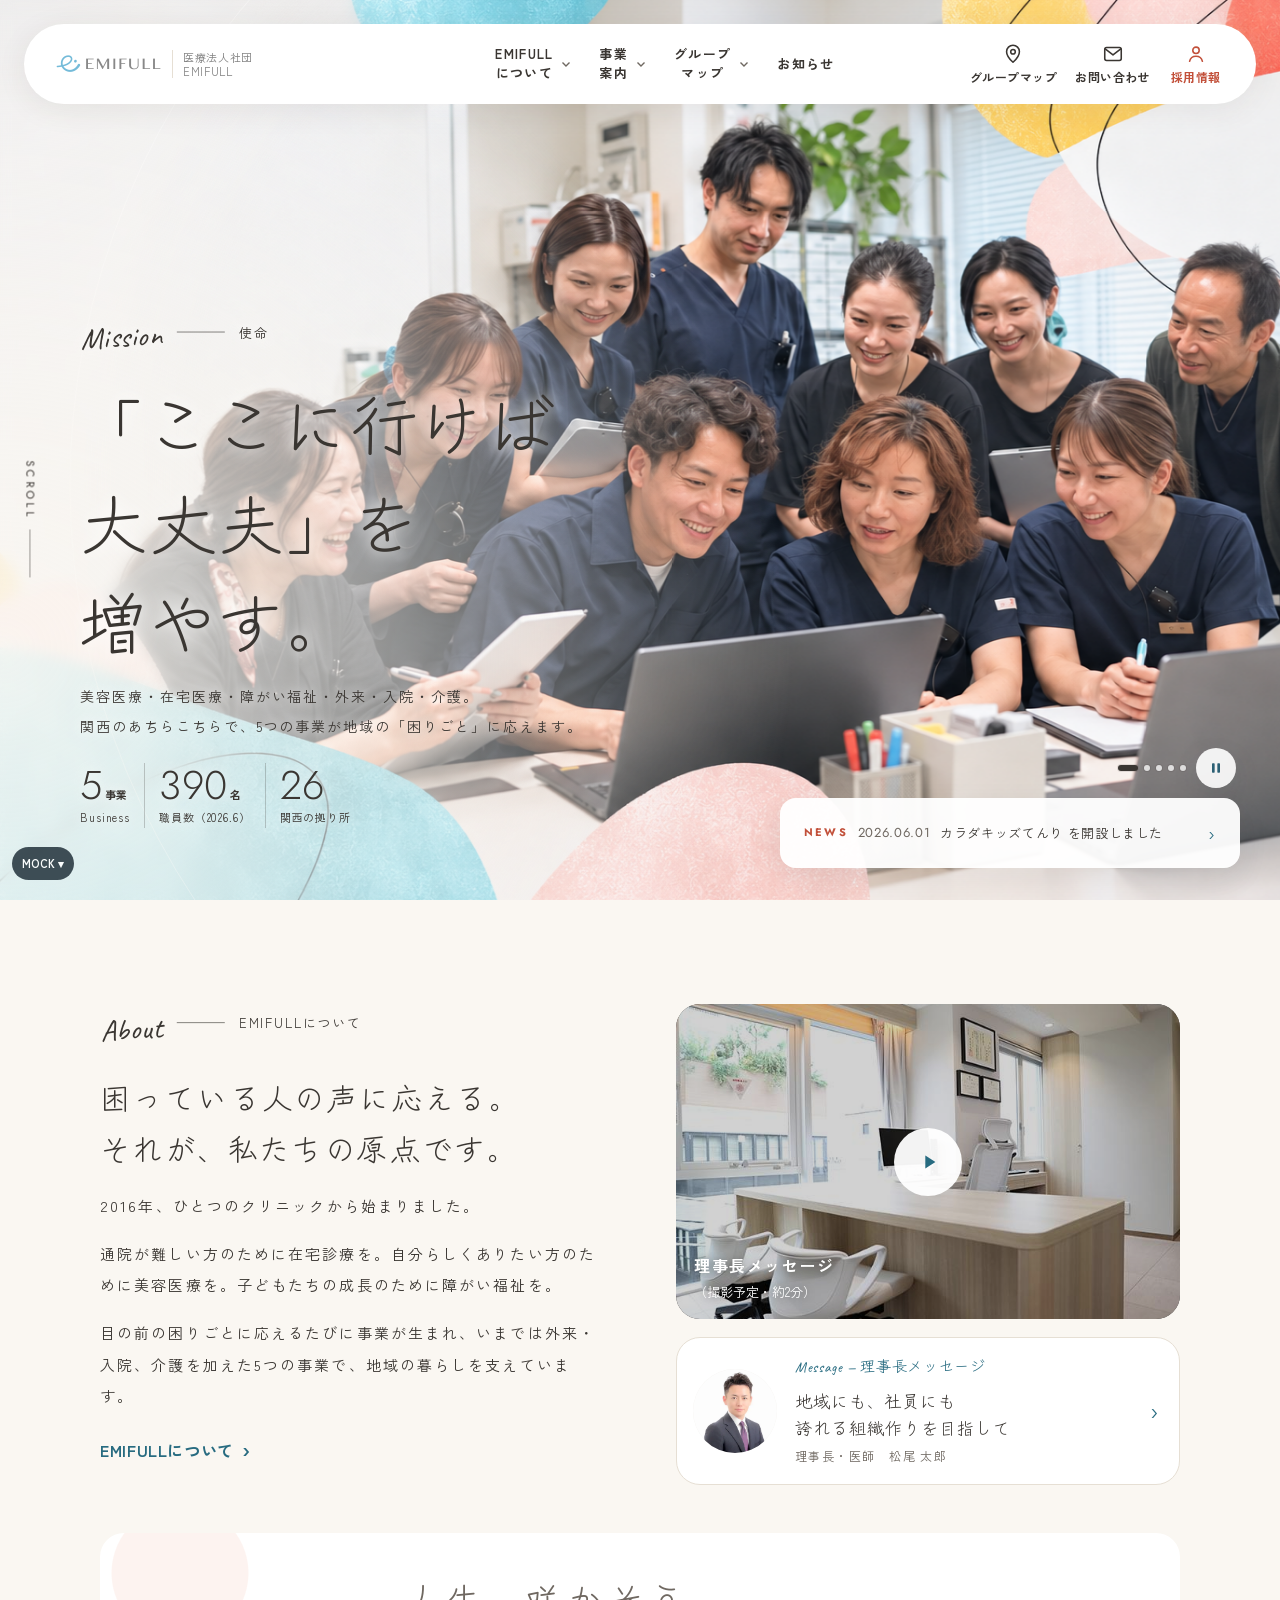
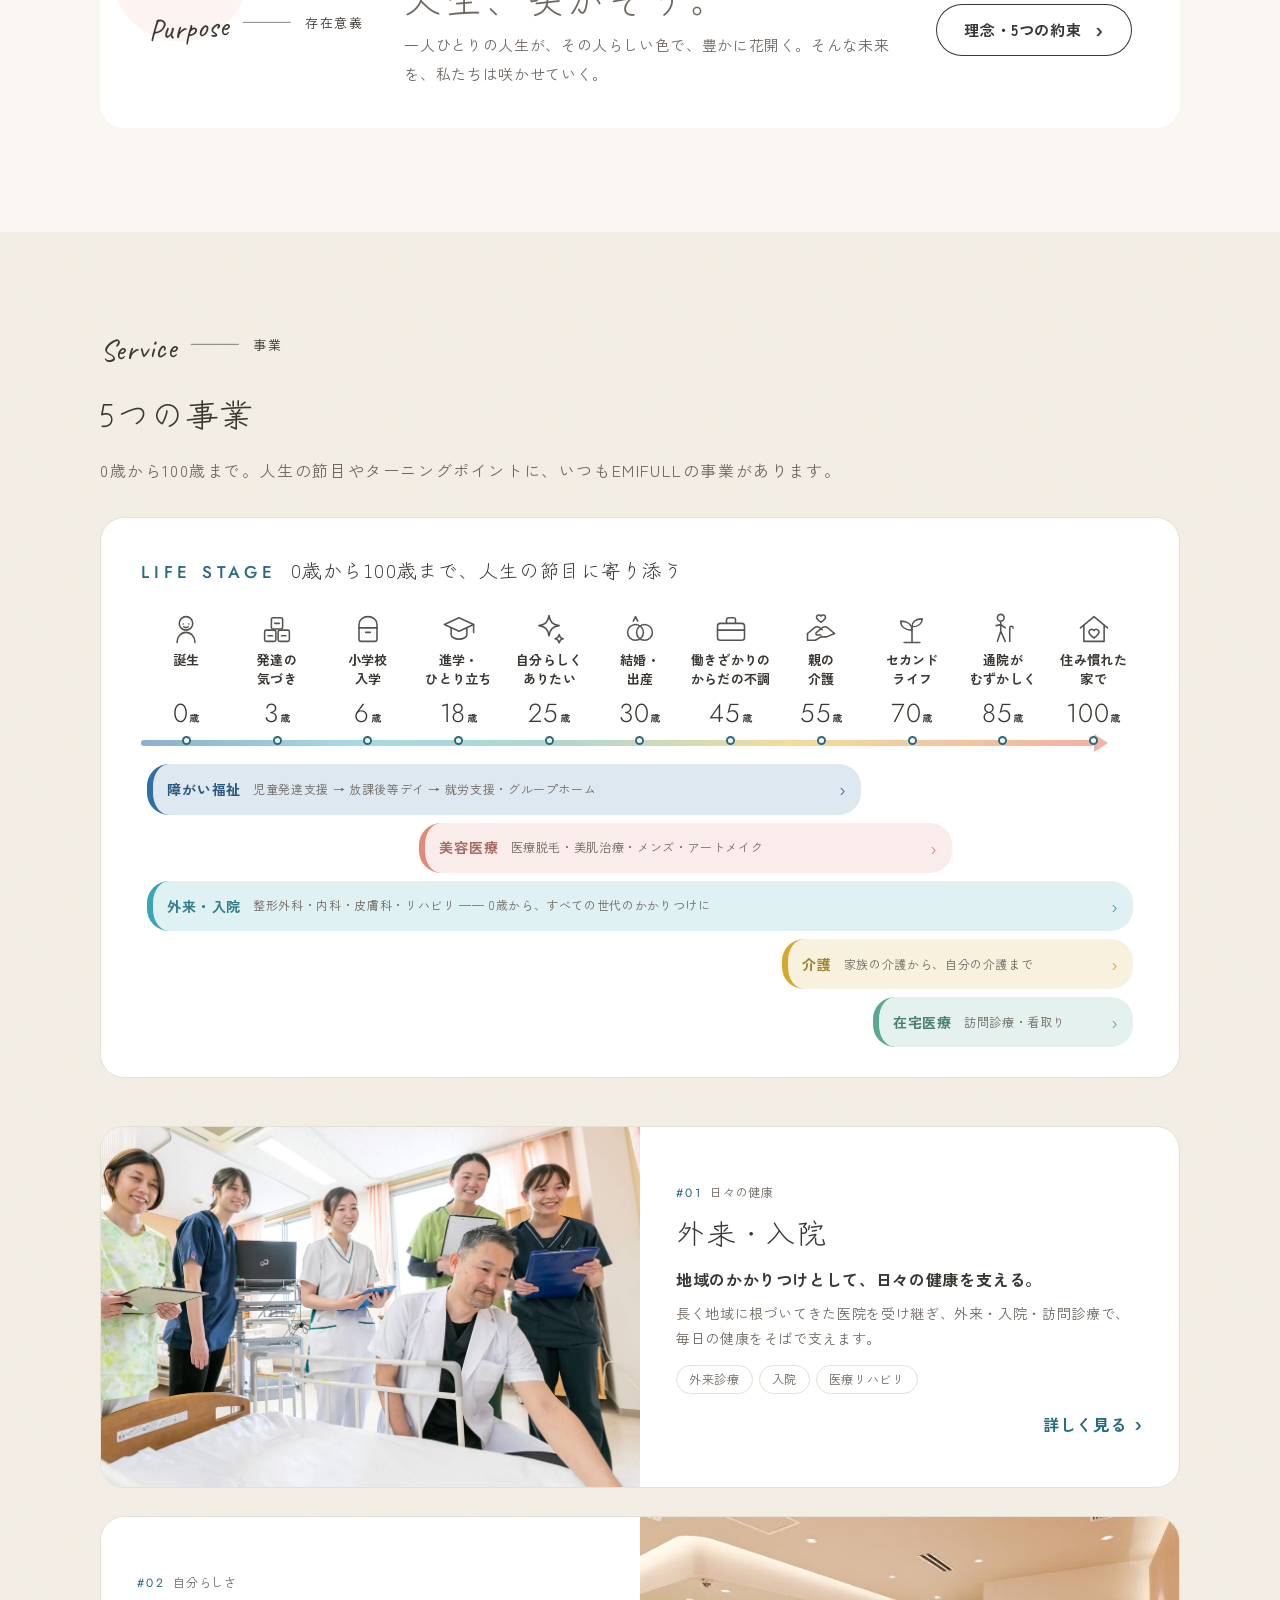
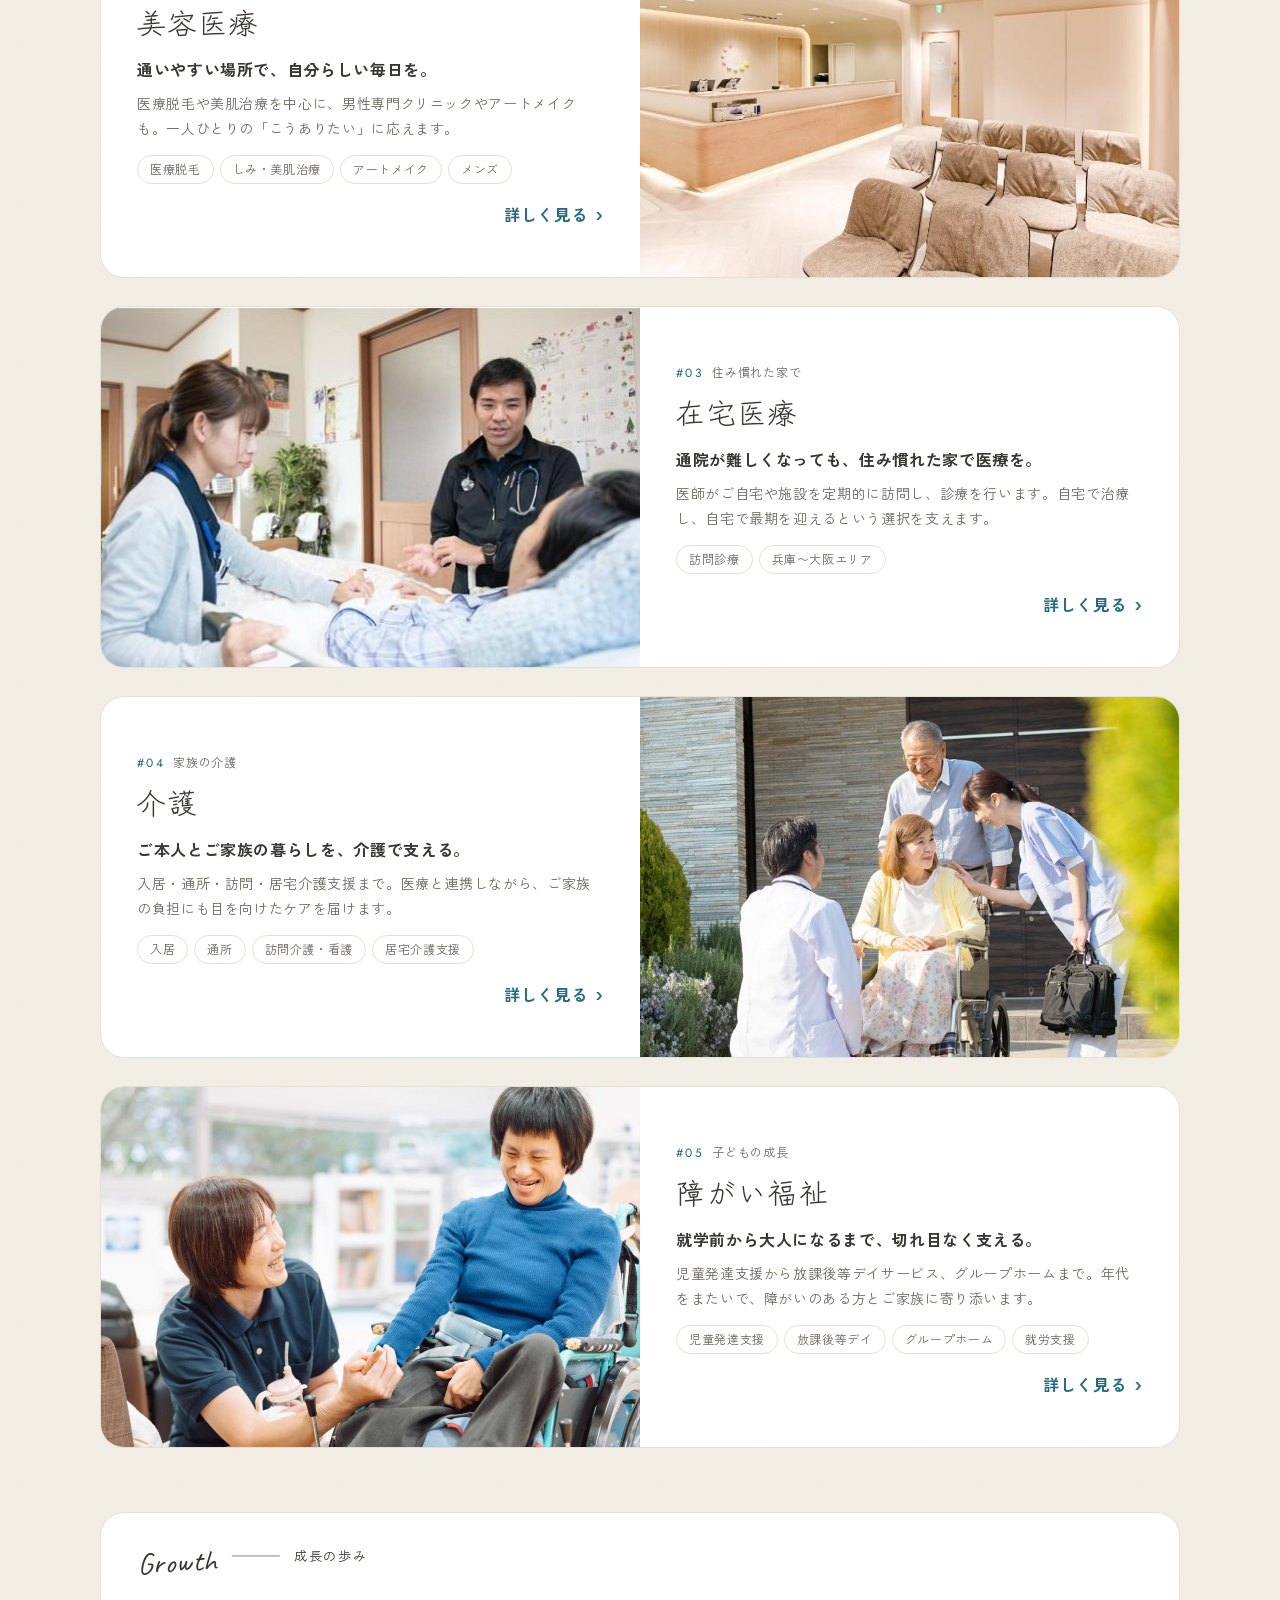
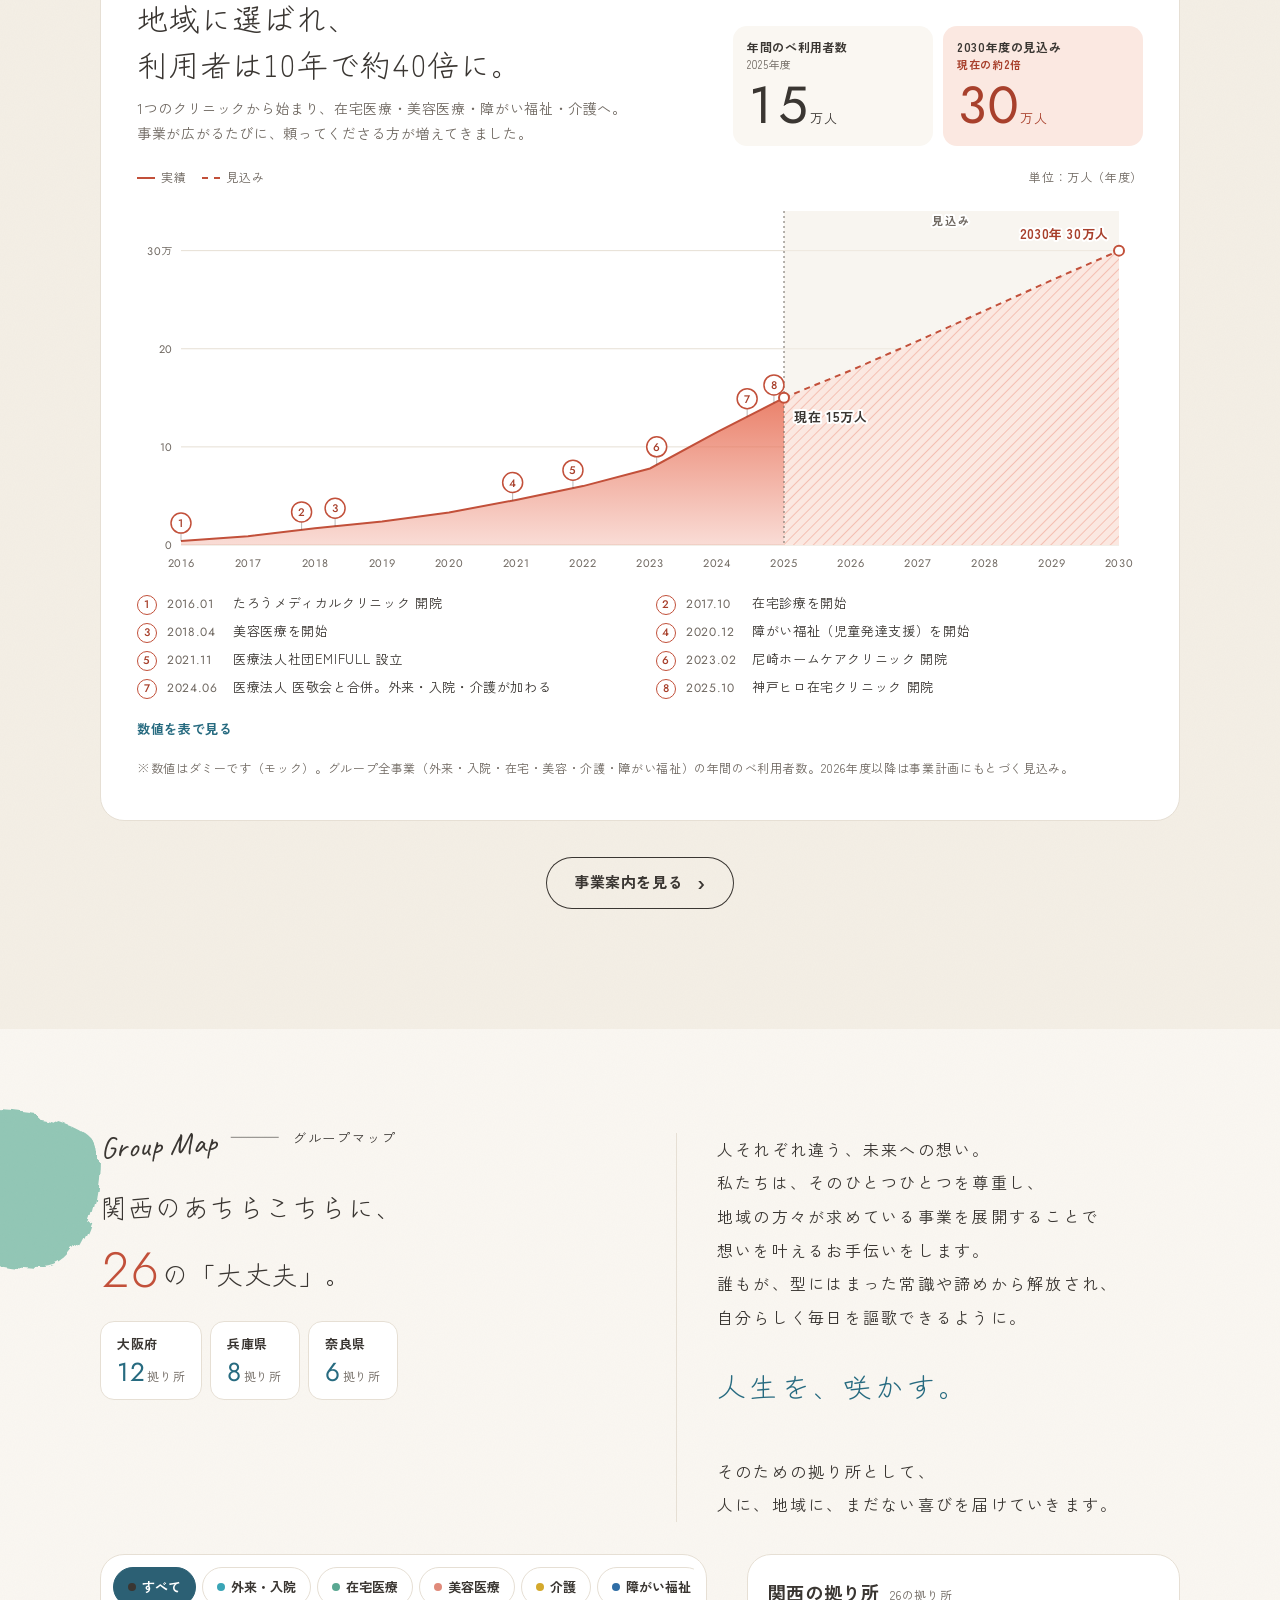
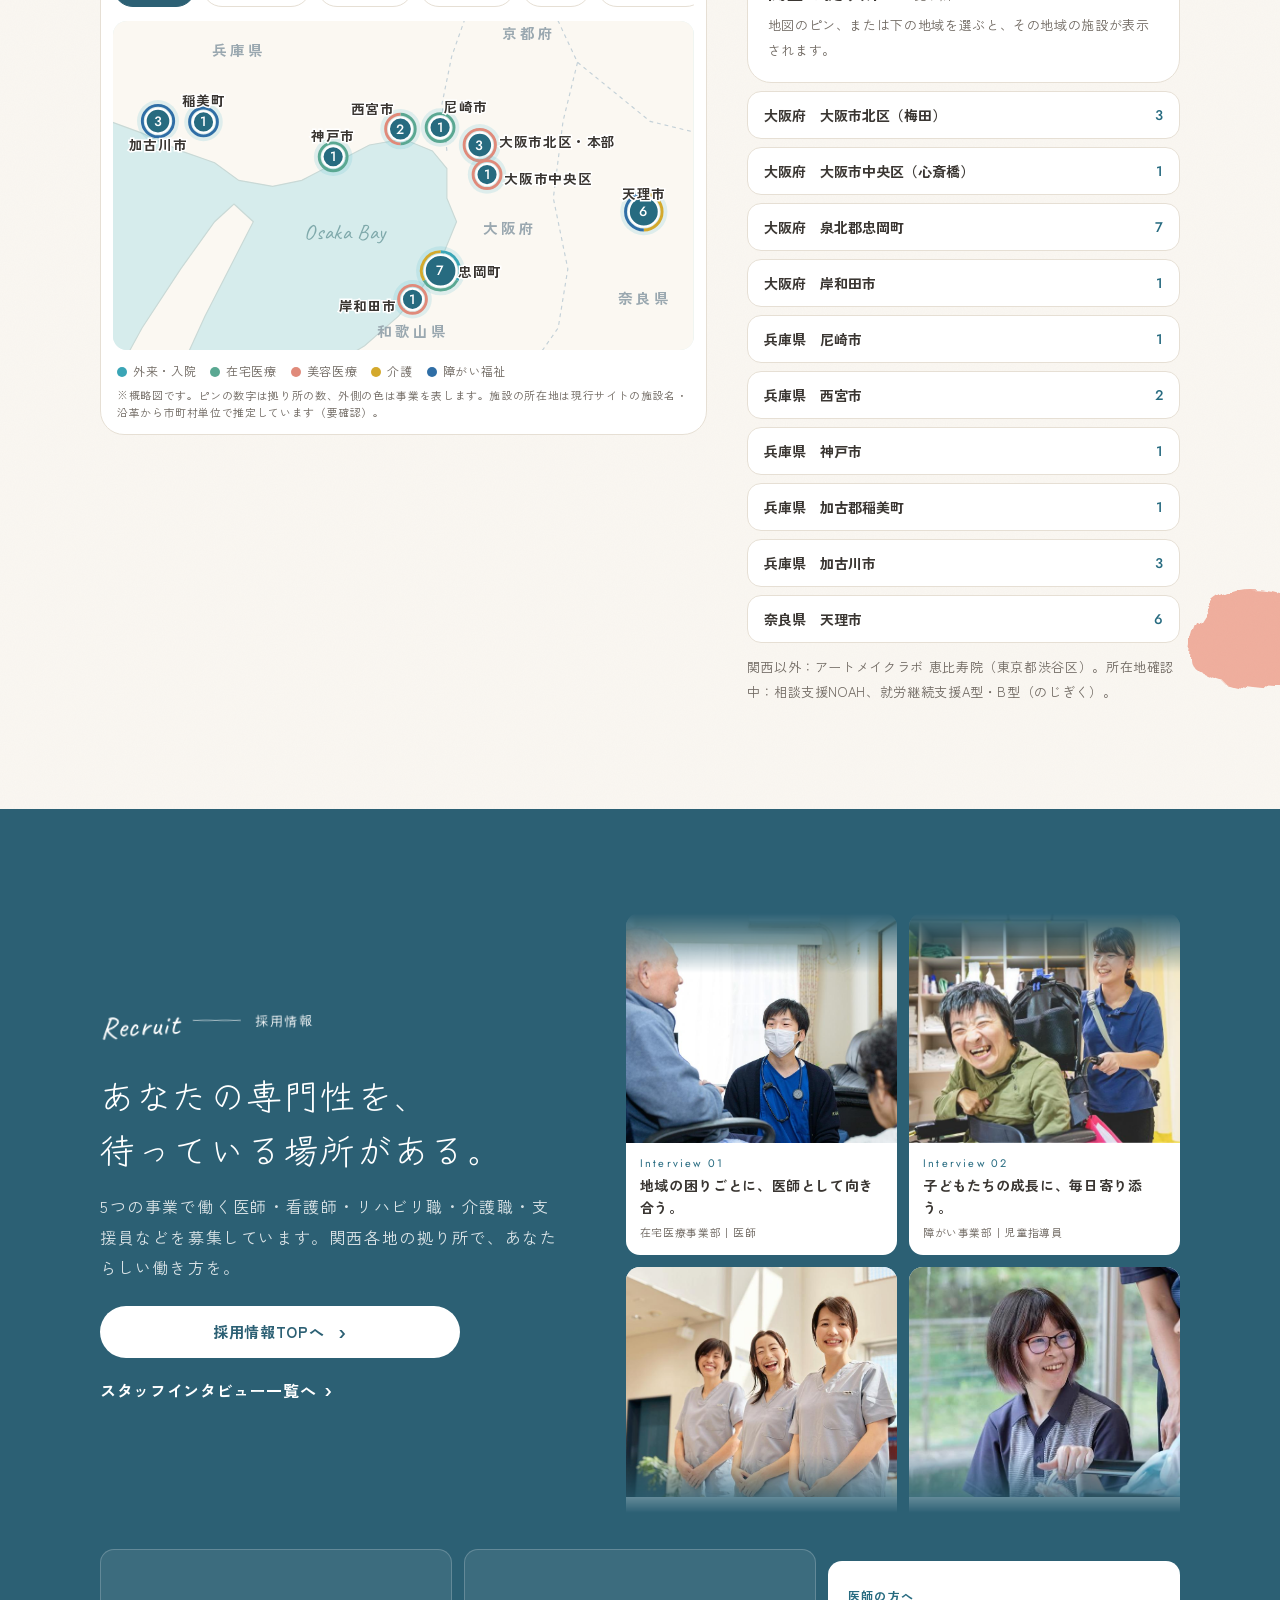
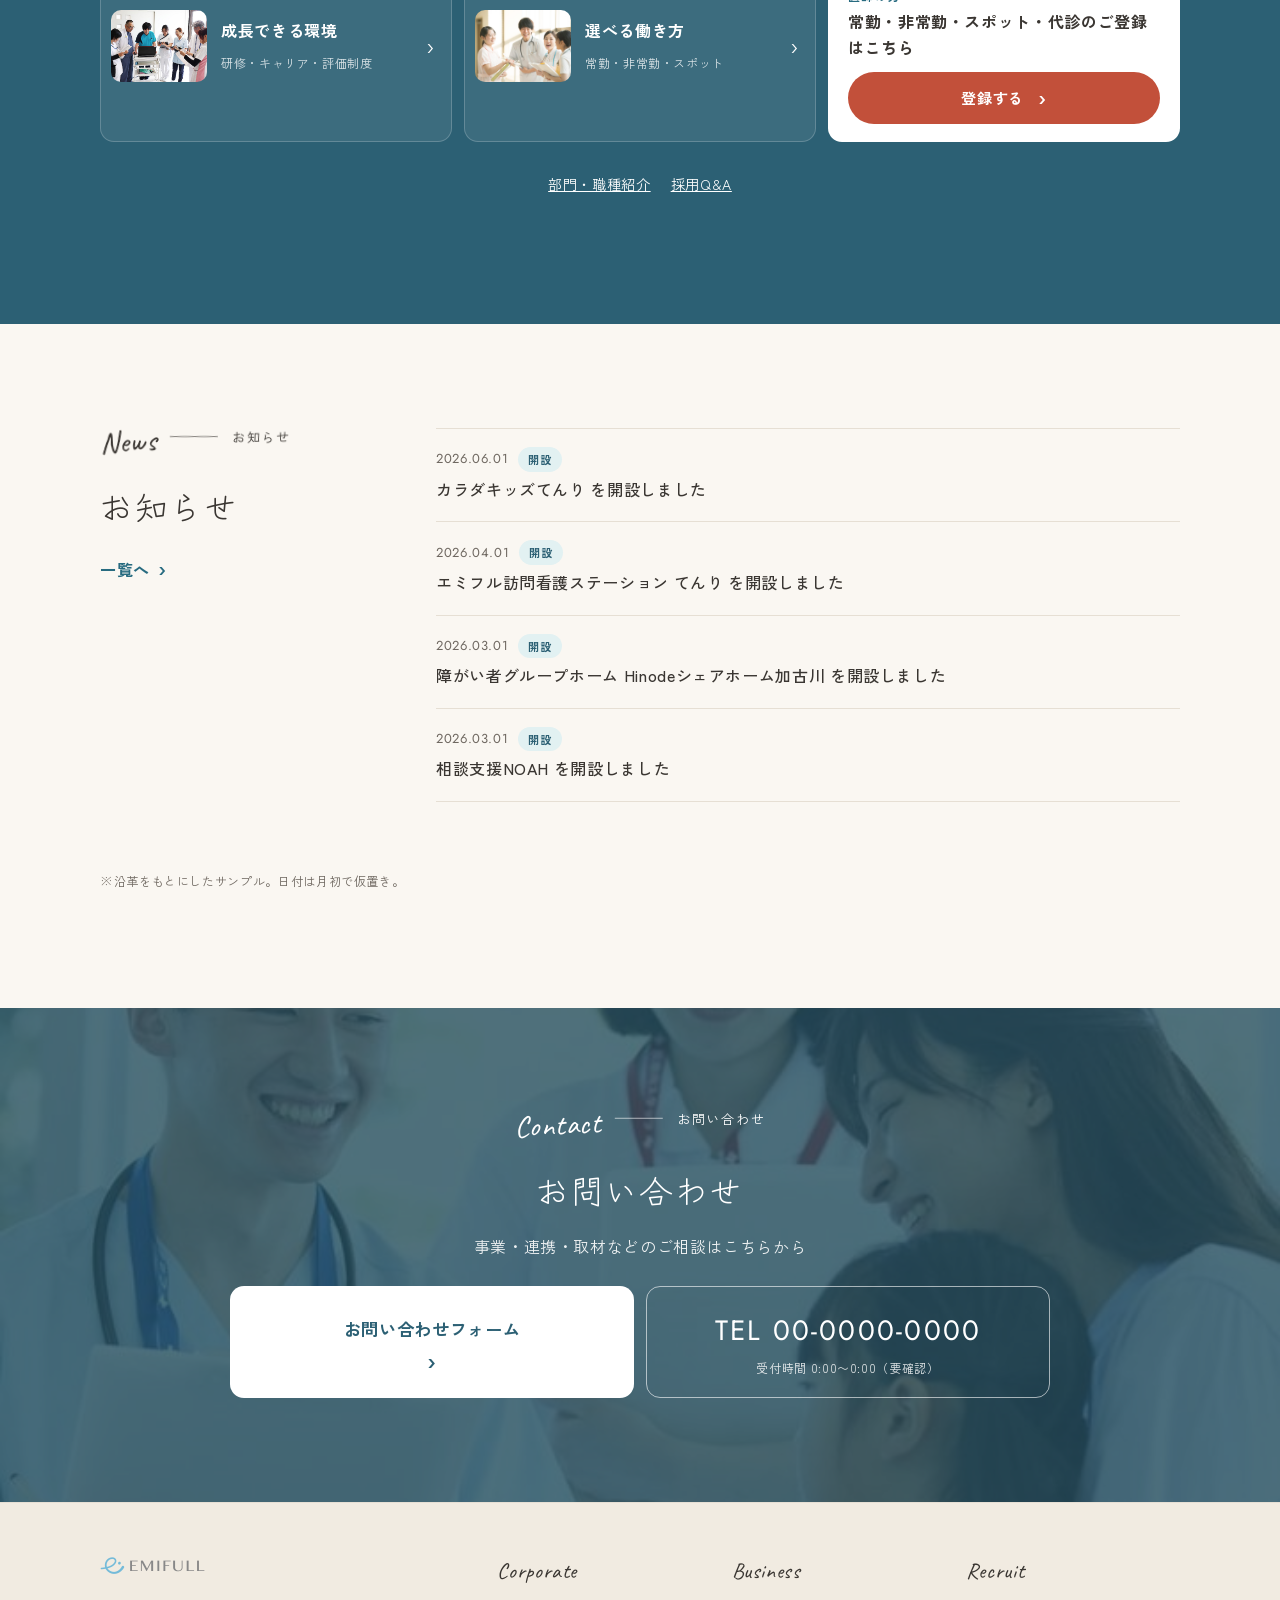
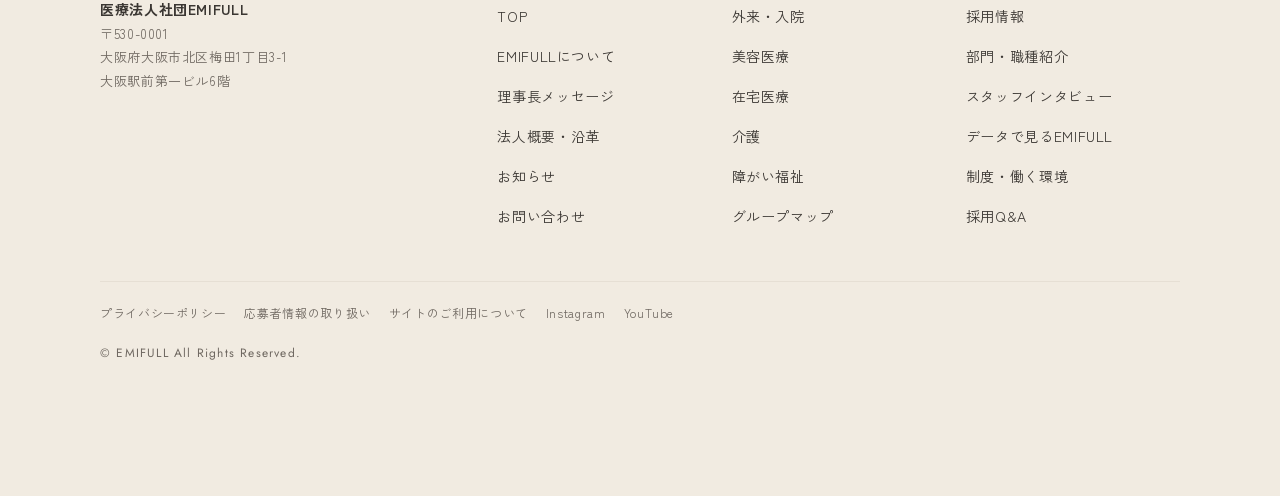
<file: index.html>
<!doctype html>
<html lang="ja">
<head>
<meta charset="utf-8">
<meta name="viewport" content="width=device-width, initial-scale=1, viewport-fit=cover">
<title>医療法人社団EMIFULL｜「ここに行けば大丈夫」を増やす。（モック）</title>
<meta name="description" content="美容医療・在宅医療・障がい福祉・外来・入院・介護。関西を中心に5つの事業で地域の困りごとに応える医療法人社団EMIFULLのコーポレートサイト（モック）">
<link rel="stylesheet" href="assets/style.css">
</head>
<body data-page="home" data-site="corp">
<div id="site-header"></div>

<main>
  <!-- 1 MV（参考サイトの構成：全面スライド＋すりガラス＋円レンズ／手書きコピーが1文字ずつ） -->
  <section class="mv" data-mv aria-label="メインビジュアル" data-req="MV：Missionをキャッチに／円レンズで「ここ」にピントが合う演出">
    <div class="mv__slides">
      <div class="mv__slide"><img src="img/mv-team.png" alt="ノートPCを囲んで笑顔で話し合うスタッフたち" fetchpriority="high"></div>
      <div class="mv__slide"><img src="img/station-team.jpg" alt="ナースステーションで話す医療スタッフ" loading="lazy"></div>
      <div class="mv__slide"><img src="img/nurse-child.jpg" alt="子どもの患者と話す看護師" loading="lazy" style="object-position:60% 40%"></div>
      <div class="mv__slide"><img src="img/home-doctor.jpg" alt="ご自宅で患者と話す医師と看護師" loading="lazy" style="object-position:65% 50%"></div>
      <div class="mv__slide"><img src="img/disability-care.jpg" alt="利用者と笑い合う支援員" loading="lazy" style="object-position:35% 50%"></div>
    </div>
    <div class="mv__mask" aria-hidden="true"></div>
    <div class="mv__ring" aria-hidden="true"></div>
    <div class="mv__inner">
      <div class="container">
        <span class="eyebrow mv__fade">Mission <small>使命</small></span>
        <h1 class="mv__copy" data-split>「ここに行けば<br>大丈夫」を<br>増やす。</h1>
        <p class="mv__sub mv__fade">美容医療・在宅医療・障がい福祉・外来・入院・介護。<br>関西のあちらこちらで、5つの事業が地域の「困りごと」に応えます。</p>
        <dl class="mv__stats mv__fade">
          <div><dd>5<small>事業</small></dd><dt>Business</dt></div>
          <div><dd>390<small>名</small></dd><dt>職員数（2026.6）</dt></div>
          <div><dd data-fac-count>26</dd><dt>関西の拠り所</dt></div>
        </dl>
      </div>
    </div>
    <div class="mv__ctrl"><div class="mv__dots" aria-hidden="true"><span></span><span></span><span></span><span></span><span></span></div><button class="video-toggle" type="button" aria-label="スライドを停止"></button></div>
    <span class="mv__scroll" aria-hidden="true">SCROLL</span>
    <a class="mv__news" href="#news"><b>NEWS</b><time>2026.06.01</time><span>カラダキッズてんり を開設しました</span></a>
  </section>

  <!-- 2 ABOUT -->
  <section class="section" id="about">
    <div class="container">
      <div class="about-grid">
        <div class="reveal">
          <span class="eyebrow">About <small>EMIFULLについて</small></span>
          <h2 class="about-copy" style="margin-top:22px">困っている人の声に応える。<br>それが、私たちの原点です。</h2>
          <div class="verse" style="font-size:15px">
            <p>2016年、ひとつのクリニックから始まりました。</p>
            <p>通院が難しい方のために在宅診療を。自分らしくありたい方のために美容医療を。子どもたちの成長のために障がい福祉を。</p>
            <p>目の前の困りごとに応えるたびに事業が生まれ、いまでは外来・入院、介護を加えた5つの事業で、地域の暮らしを支えています。</p>
          </div>
          <a class="link-more" href="about.html">EMIFULLについて</a>
        </div>
        <div class="reveal">
          <button class="ceo-video" type="button" aria-label="理事長メッセージ動画を再生" data-req="理事長メッセージ動画（クリック後読込）">
            <img src="img/consult-room.jpg" alt="" loading="lazy">
            <span class="play"><svg viewBox="0 0 24 24" fill="currentColor"><path d="M8 5v14l11-7z"/></svg></span>
            <span class="ceo-video__cap"><b>理事長メッセージ</b>（撮影予定・約2分）</span>
          </button>
          <a class="ceo-card" href="about.html#message">
            <img src="img/ceo.webp" alt="理事長・医師 松尾 太郎" loading="lazy">
            <span><small>Message — 理事長メッセージ</small><b>地域にも、社員にも<br>誇れる組織作りを目指して</b><em>理事長・医師　松尾 太郎</em></span>
          </a>
        </div>
      </div>

      <div class="mission-band paper reveal">
        <span class="eyebrow">Purpose <small>存在意義</small></span>
        <div>
          <p class="mission">人生、咲かそう。</p>
          <p style="margin-top:8px">一人ひとりの人生が、その人らしい色で、豊かに花開く。そんな未来を、私たちは咲かせていく。</p>
        </div>
        <a class="btn btn--ghost btn--arrow" href="about.html#pmvv">理念・5つの約束</a>
      </div>
    </div>
  </section>

  <!-- 3 SERVICE -->
  <section class="section section--tint paper" id="business">
    <div class="container">
      <div class="sec-head">
        <span class="eyebrow">Service <small>事業</small></span>
        <h2 class="h-sec" style="margin-top:20px">5つの事業</h2>
        <p class="lead">0歳から100歳まで。人生の節目やターニングポイントに、いつもEMIFULLの事業があります。</p>
      </div>

      <div class="lifemap reveal" data-lifemap="#biz-"></div>

      <div class="biz-rows">
        <article class="biz-row reveal" id="biz-gairai">
          <div class="biz-row__img"><img src="img/ward-team.jpg" alt="病棟で患者を囲む医療チーム" loading="lazy"></div>
          <div class="biz-row__body">
            <span class="biz-row__no">#01<span>日々の健康</span></span>
            <h3>外来・入院</h3>
            <p class="catch">地域のかかりつけとして、日々の健康を支える。</p>
            <p class="desc">長く地域に根づいてきた医院を受け継ぎ、外来・入院・訪問診療で、毎日の健康をそばで支えます。</p>
            <ul class="pills"><li>外来診療</li><li>入院</li><li>医療リハビリ</li></ul>
            <a class="link-more" href="business.html#gairai">詳しく見る</a>
          </div>
        </article>
        <article class="biz-row reveal" id="biz-biyou">
          <div class="biz-row__img"><img src="img/lobby.jpg" alt="明るいクリニックの待合" loading="lazy"></div>
          <div class="biz-row__body">
            <span class="biz-row__no">#02<span>自分らしさ</span></span>
            <h3>美容医療</h3>
            <p class="catch">通いやすい場所で、自分らしい毎日を。</p>
            <p class="desc">医療脱毛や美肌治療を中心に、男性専門クリニックやアートメイクも。一人ひとりの「こうありたい」に応えます。</p>
            <ul class="pills"><li>医療脱毛</li><li>しみ・美肌治療</li><li>アートメイク</li><li>メンズ</li></ul>
            <a class="link-more" href="business.html#biyou">詳しく見る</a>
          </div>
        </article>
        <article class="biz-row reveal" id="biz-zaitaku">
          <div class="biz-row__img"><img src="img/home-doctor.jpg" alt="ご自宅で診療する医師" loading="lazy" style="object-position:70% 50%"></div>
          <div class="biz-row__body">
            <span class="biz-row__no">#03<span>住み慣れた家で</span></span>
            <h3>在宅医療</h3>
            <p class="catch">通院が難しくなっても、住み慣れた家で医療を。</p>
            <p class="desc">医師がご自宅や施設を定期的に訪問し、診療を行います。自宅で治療し、自宅で最期を迎えるという選択を支えます。</p>
            <ul class="pills"><li>訪問診療</li><li>兵庫〜大阪エリア</li></ul>
            <a class="link-more" href="business.html#zaitaku">詳しく見る</a>
          </div>
        </article>
        <article class="biz-row reveal" id="biz-kaigo">
          <div class="biz-row__img"><img src="img/home-outdoor.jpg" alt="車いすの利用者と話す介護職員" loading="lazy"></div>
          <div class="biz-row__body">
            <span class="biz-row__no">#04<span>家族の介護</span></span>
            <h3>介護</h3>
            <p class="catch">ご本人とご家族の暮らしを、介護で支える。</p>
            <p class="desc">入居・通所・訪問・居宅介護支援まで。医療と連携しながら、ご家族の負担にも目を向けたケアを届けます。</p>
            <ul class="pills"><li>入居</li><li>通所</li><li>訪問介護・看護</li><li>居宅介護支援</li></ul>
            <a class="link-more" href="business.html#kaigo">詳しく見る</a>
          </div>
        </article>
        <article class="biz-row reveal" id="biz-shogai">
          <div class="biz-row__img"><img src="img/disability-care.jpg" alt="利用者と笑顔で過ごす支援員" loading="lazy" style="object-position:30% 50%"></div>
          <div class="biz-row__body">
            <span class="biz-row__no">#05<span>子どもの成長</span></span>
            <h3>障がい福祉</h3>
            <p class="catch">就学前から大人になるまで、切れ目なく支える。</p>
            <p class="desc">児童発達支援から放課後等デイサービス、グループホームまで。年代をまたいで、障がいのある方とご家族に寄り添います。</p>
            <ul class="pills"><li>児童発達支援</li><li>放課後等デイ</li><li>グループホーム</li><li>就労支援</li></ul>
            <a class="link-more" href="business.html#shogai">詳しく見る</a>
          </div>
        </article>
      </div>
      <section class="growth" aria-labelledby="growth-top" data-req="成長グラフ：年間のべ利用者数（数値はダミー。本番は実績データに差し替え）">
        <div class="growth__head">
          <div>
            <span class="eyebrow">Growth <small>成長の歩み</small></span>
            <h3 class="growth__title" id="growth-top">地域に選ばれ、<br>利用者は10年で約40倍に。</h3>
            <p class="growth__lead">1つのクリニックから始まり、在宅医療・美容医療・障がい福祉・介護へ。<br>事業が広がるたびに、頼ってくださる方が増えてきました。</p>
          </div>
          <dl class="growth__stats">
            <div><dt>年間のべ利用者数<span>2025年度</span></dt><dd>15<small>万人</small></dd></div>
            <div class="is-plan"><dt>2030年度の見込み<span>現在の約2倍</span></dt><dd>30<small>万人</small></dd></div>
          </dl>
        </div>
        <div class="growth__chart" data-growth-chart></div>
        <p class="sample-note">※数値はダミーです（モック）。グループ全事業（外来・入院・在宅・美容・介護・障がい福祉）の年間のべ利用者数。2026年度以降は事業計画にもとづく見込み。</p>
      </section>
      <p class="center" style="margin-top:36px"><a class="btn btn--ghost btn--arrow" href="business.html">事業案内を見る</a></p>
    </div>
  </section>

  <!-- 4 LOCATIONS（新規） -->
  <section class="section paper" id="locations" data-kansai-map>
    <div class="blobs" aria-hidden="true">
      <span class="blob blob--sage s2" style="width:180px;height:160px;left:-80px;top:80px"></span>
      <span class="blob blob--coral s4" style="width:120px;height:100px;right:-30px;bottom:120px;opacity:.55"></span>
    </div>
    <div class="container">
      <div class="sec-head">
        <span class="eyebrow">Group Map <small>グループマップ</small></span>
        <p class="loc-lead" style="margin-top:22px">関西のあちらこちらに、<br><em data-fac-count>26</em>の「大丈夫」。</p>
        <div class="verse map-verse">
          <p>人それぞれ違う、未来への想い。<br>私たちは、そのひとつひとつを尊重し、<br>地域の方々が求めている事業を展開することで<br>想いを叶えるお手伝いをします。<br>誰もが、型にはまった常識や諦めから解放され、<br>自分らしく毎日を謳歌できるように。</p>
          <p class="map-verse__key">人生を、咲かす。</p>
          <p>そのための拠り所として、<br>人に、地域に、まだない喜びを届けていきます。</p>
        </div>
        <ul class="loc-prefs">
          <li><b>大阪府</b><span data-pref-count="大阪府">0</span><span><small>拠り所</small></span></li>
          <li><b>兵庫県</b><span data-pref-count="兵庫県">0</span><span><small>拠り所</small></span></li>
          <li><b>奈良県</b><span data-pref-count="奈良県">0</span><span><small>拠り所</small></span></li>
        </ul>
      </div>
      <div class="loc">
        <div class="map-card" data-req="現行サイト掲載施設を市町村単位でプロット（住所確定後に正確な座標へ）">
          <div class="map-filter" role="group" aria-label="事業で絞り込む"></div>
          <div class="map-holder"></div>
          <div class="map-legend"><span><i style="background:var(--biz-gairai)"></i>外来・入院</span><span><i style="background:var(--biz-zaitaku)"></i>在宅医療</span><span><i style="background:var(--biz-biyou)"></i>美容医療</span><span><i style="background:var(--biz-kaigo)"></i>介護</span><span><i style="background:var(--biz-shogai)"></i>障がい福祉</span></div>
          <p class="map-note">※概略図です。ピンの数字は拠り所の数、外側の色は事業を表します。施設の所在地は現行サイトの施設名・沿革から市町村単位で推定しています（要確認）。</p>
        </div>
        <div class="loc-side">
          <div class="loc-panel" aria-live="polite"></div>
          <div class="loc-areas"></div>
          <p class="loc-outside"></p>
        </div>
      </div>
    </div>
  </section>

  <!-- 5 RECRUIT -->
  <section class="section section--deep" id="recruit" style="overflow:hidden">
    <div class="container">
      <div class="rec-grid">
        <div>
          <span class="eyebrow">Recruit <small>採用情報</small></span>
          <h2 class="rec-copy" style="margin-top:22px">あなたの専門性を、<br>待っている場所がある。</h2>
          <p class="lead">5つの事業で働く医師・看護師・リハビリ職・介護職・支援員などを募集しています。関西各地の拠り所で、あなたらしい働き方を。</p>
          <div style="display:grid;gap:10px;max-width:360px">
            <a class="btn btn--white btn--arrow" href="recruit.html">採用情報TOPへ</a>
            <a class="link-more" href="interview.html">スタッフインタビュー一覧へ</a>
          </div>
        </div>
        <div class="marquee" data-req="インタビューを2列で上下逆方向に流す（ホバーで停止）">
          <div class="marquee__col">
            <a class="iv-card" href="interview.html"><img src="img/young-doctor.jpg" alt="" loading="lazy" style="object-position:55% 30%"><div><span class="no">Interview 01</span><b>地域の困りごとに、医師として向き合う。</b><span>在宅医療事業部｜医師</span></div></a>
            <a class="iv-card" href="interview.html"><img src="img/nurses-three.jpg" alt="" loading="lazy" style="object-position:80% 30%"><div><span class="no">Interview 03</span><b>一人ひとりの「こうありたい」に。</b><span>美容事業部｜看護師</span></div></a>
            <a class="iv-card" href="interview.html"><img src="img/station-team.jpg" alt="" loading="lazy"><div><span class="no">Interview 05</span><b>地域のかかりつけを、チームで守る。</b><span>外来・入院｜看護師</span></div></a>
            <a class="iv-card" href="interview.html"><img src="img/young-doctor.jpg" alt="" loading="lazy" style="object-position:55% 30%"><div><span class="no">Interview 01</span><b>地域の困りごとに、医師として向き合う。</b><span>在宅医療事業部｜医師</span></div></a>
            <a class="iv-card" href="interview.html"><img src="img/nurses-three.jpg" alt="" loading="lazy" style="object-position:80% 30%"><div><span class="no">Interview 03</span><b>一人ひとりの「こうありたい」に。</b><span>美容事業部｜看護師</span></div></a>
            <a class="iv-card" href="interview.html"><img src="img/station-team.jpg" alt="" loading="lazy"><div><span class="no">Interview 05</span><b>地域のかかりつけを、チームで守る。</b><span>外来・入院｜看護師</span></div></a>
          </div>
          <div class="marquee__col marquee__col--down">
            <a class="iv-card" href="interview.html"><img src="img/disability-walk.jpg" alt="" loading="lazy"><div><span class="no">Interview 02</span><b>子どもたちの成長に、毎日寄り添う。</b><span>障がい事業部｜児童指導員</span></div></a>
            <a class="iv-card" href="interview.html"><img src="img/care-staff.jpg" alt="" loading="lazy" style="object-position:45% 30%"><div><span class="no">Interview 04</span><b>住み慣れた家での暮らしを支える。</b><span>介護事業部｜介護職</span></div></a>
            <a class="iv-card" href="interview.html"><img src="img/rehab-pt.jpg" alt="" loading="lazy"><div><span class="no">Interview 06</span><b>「できた」を一緒に喜べる仕事。</b><span>外来・入院｜理学療法士</span></div></a>
            <a class="iv-card" href="interview.html"><img src="img/disability-walk.jpg" alt="" loading="lazy"><div><span class="no">Interview 02</span><b>子どもたちの成長に、毎日寄り添う。</b><span>障がい事業部｜児童指導員</span></div></a>
            <a class="iv-card" href="interview.html"><img src="img/care-staff.jpg" alt="" loading="lazy" style="object-position:45% 30%"><div><span class="no">Interview 04</span><b>住み慣れた家での暮らしを支える。</b><span>介護事業部｜介護職</span></div></a>
            <a class="iv-card" href="interview.html"><img src="img/rehab-pt.jpg" alt="" loading="lazy"><div><span class="no">Interview 06</span><b>「できた」を一緒に喜べる仕事。</b><span>外来・入院｜理学療法士</span></div></a>
          </div>
        </div>
      </div>

      <div class="rec-links">
        <a class="rec-link" href="recruit.html#system"><img src="img/team-laptop.jpg" alt="" loading="lazy"><div><b>成長できる環境</b><span>研修・キャリア・評価制度</span></div></a>
        <a class="rec-link" href="recruit.html#system"><img src="img/young-staff.jpg" alt="" loading="lazy"><div><b>選べる働き方</b><span>常勤・非常勤・スポット</span></div></a>
        <div class="doctor-entry" data-req="医師登録：まずはLINE/Googleフォーム等で簡易導入">
          <div><small>医師の方へ</small><p>常勤・非常勤・スポット・代診のご登録はこちら</p></div>
          <a class="btn btn--primary btn--arrow" href="#">登録する</a>
        </div>
      </div>
      <p class="rec-sub"><a href="recruit.html#work">部門・職種紹介</a><a href="recruit.html#faq">採用Q&amp;A</a></p>
    </div>
  </section>

  <!-- 6 NEWS -->
  <section class="section" id="news">
    <div class="container news-wrap">
      <div class="sec-head"><span class="eyebrow">News <small>お知らせ</small></span><h2 class="h-sec" style="margin-top:20px">お知らせ</h2><a class="link-more" href="#">一覧へ</a></div>
      <ul class="news-list">
        <li><a href="#"><span class="meta"><time>2026.06.01</time><span class="tag">開設</span></span><p>カラダキッズてんり を開設しました</p></a></li>
        <li><a href="#"><span class="meta"><time>2026.04.01</time><span class="tag">開設</span></span><p>エミフル訪問看護ステーション てんり を開設しました</p></a></li>
        <li><a href="#"><span class="meta"><time>2026.03.01</time><span class="tag">開設</span></span><p>障がい者グループホーム Hinodeシェアホーム加古川 を開設しました</p></a></li>
        <li><a href="#"><span class="meta"><time>2026.03.01</time><span class="tag">開設</span></span><p>相談支援NOAH を開設しました</p></a></li>
      </ul>
      <p class="sample-note" style="grid-column:1/-1">※沿革をもとにしたサンプル。日付は月初で仮置き。</p>
    </div>
  </section>

  <!-- 7 CONTACT -->
  <section class="section contact" id="contact">
    <div class="contact__bg"><img src="img/outpatient.jpg" alt="" loading="lazy"></div>
    <div class="container center">
      <span class="eyebrow">Contact <small>お問い合わせ</small></span>
      <h2 class="h-sec" style="margin-top:20px">お問い合わせ</h2>
      <p style="margin:0;opacity:.9">事業・連携・取材などのご相談はこちらから</p>
      <div class="contact-grid" style="max-width:820px;margin-left:auto;margin-right:auto">
        <a class="contact-box contact-box--form" href="contact.html">お問い合わせフォーム</a>
        <a class="contact-box contact-box--tel" href="tel:0000000000"><b>TEL 00-0000-0000</b><span>受付時間 0:00〜0:00（要確認）</span></a>
      </div>
    </div>
  </section>
</main>

<div id="site-footer"></div>
<script src="assets/main.js"></script>
</body>
</html>
</file>
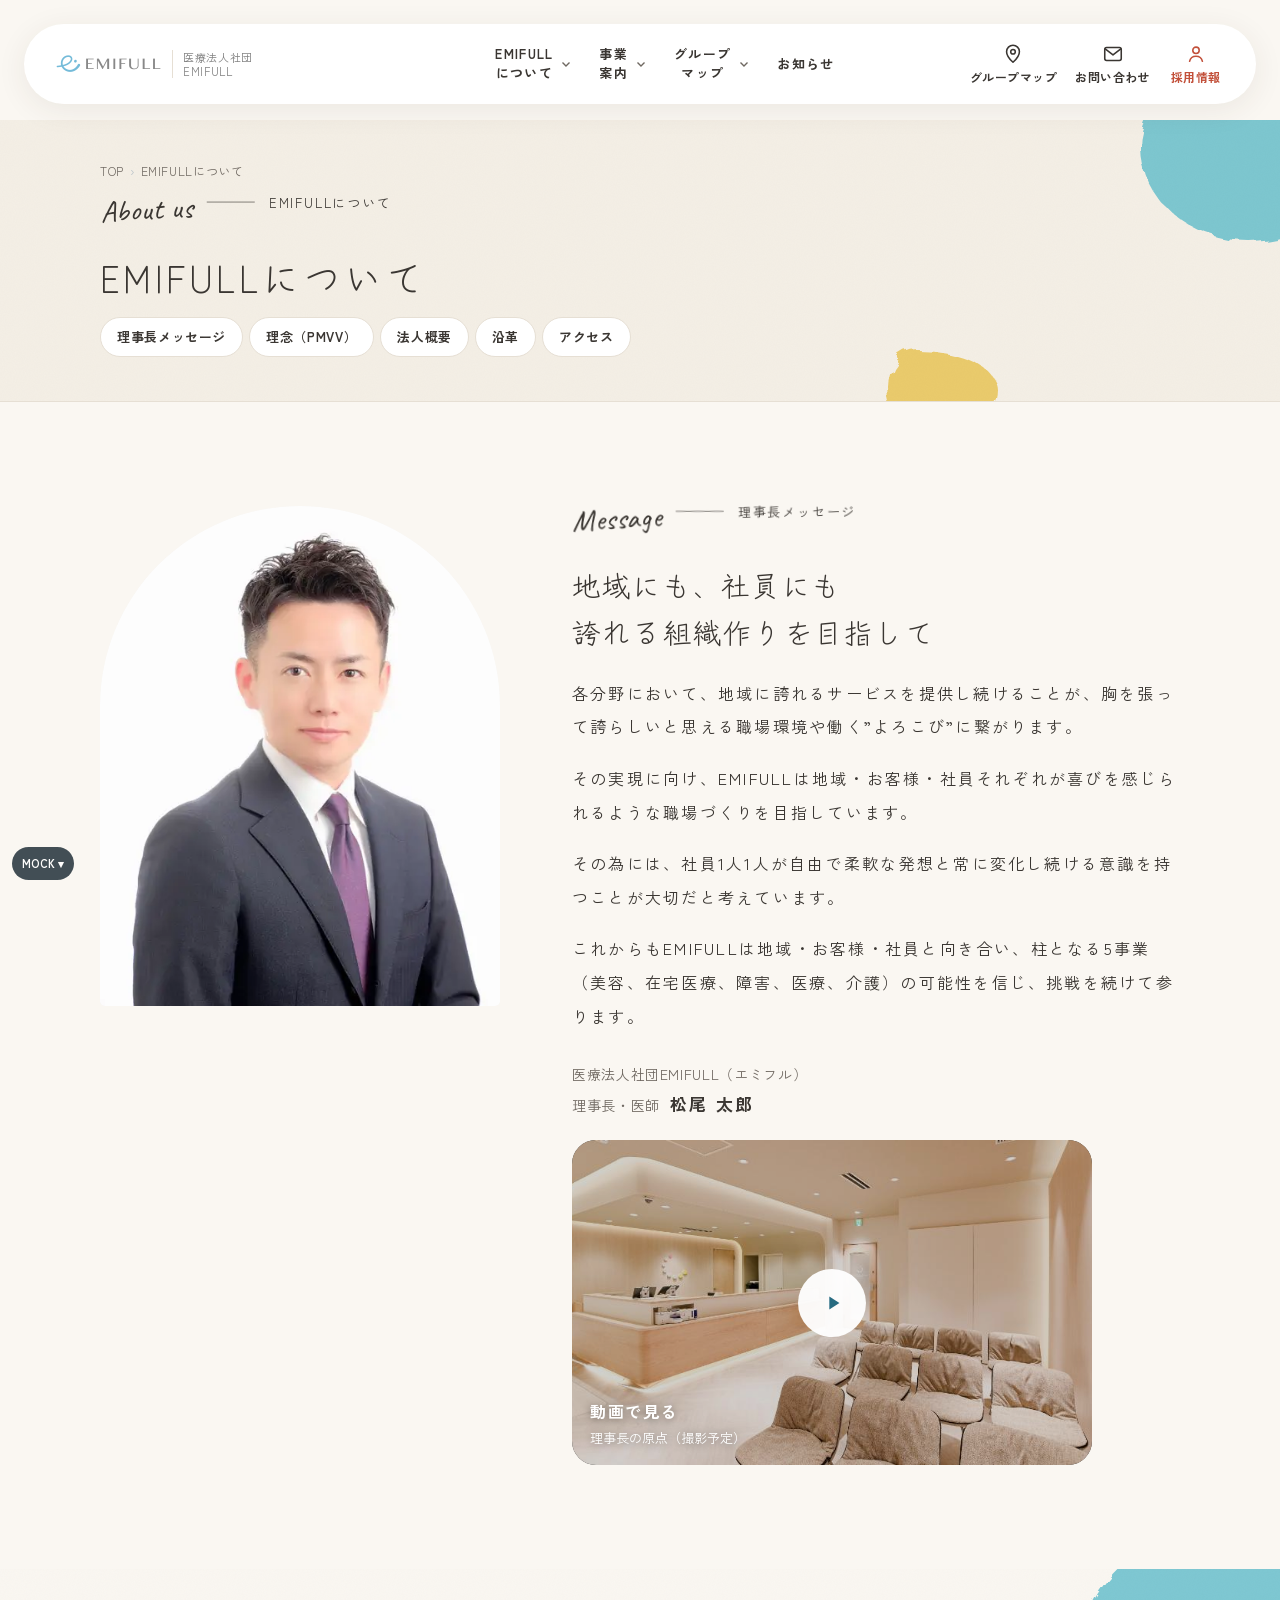
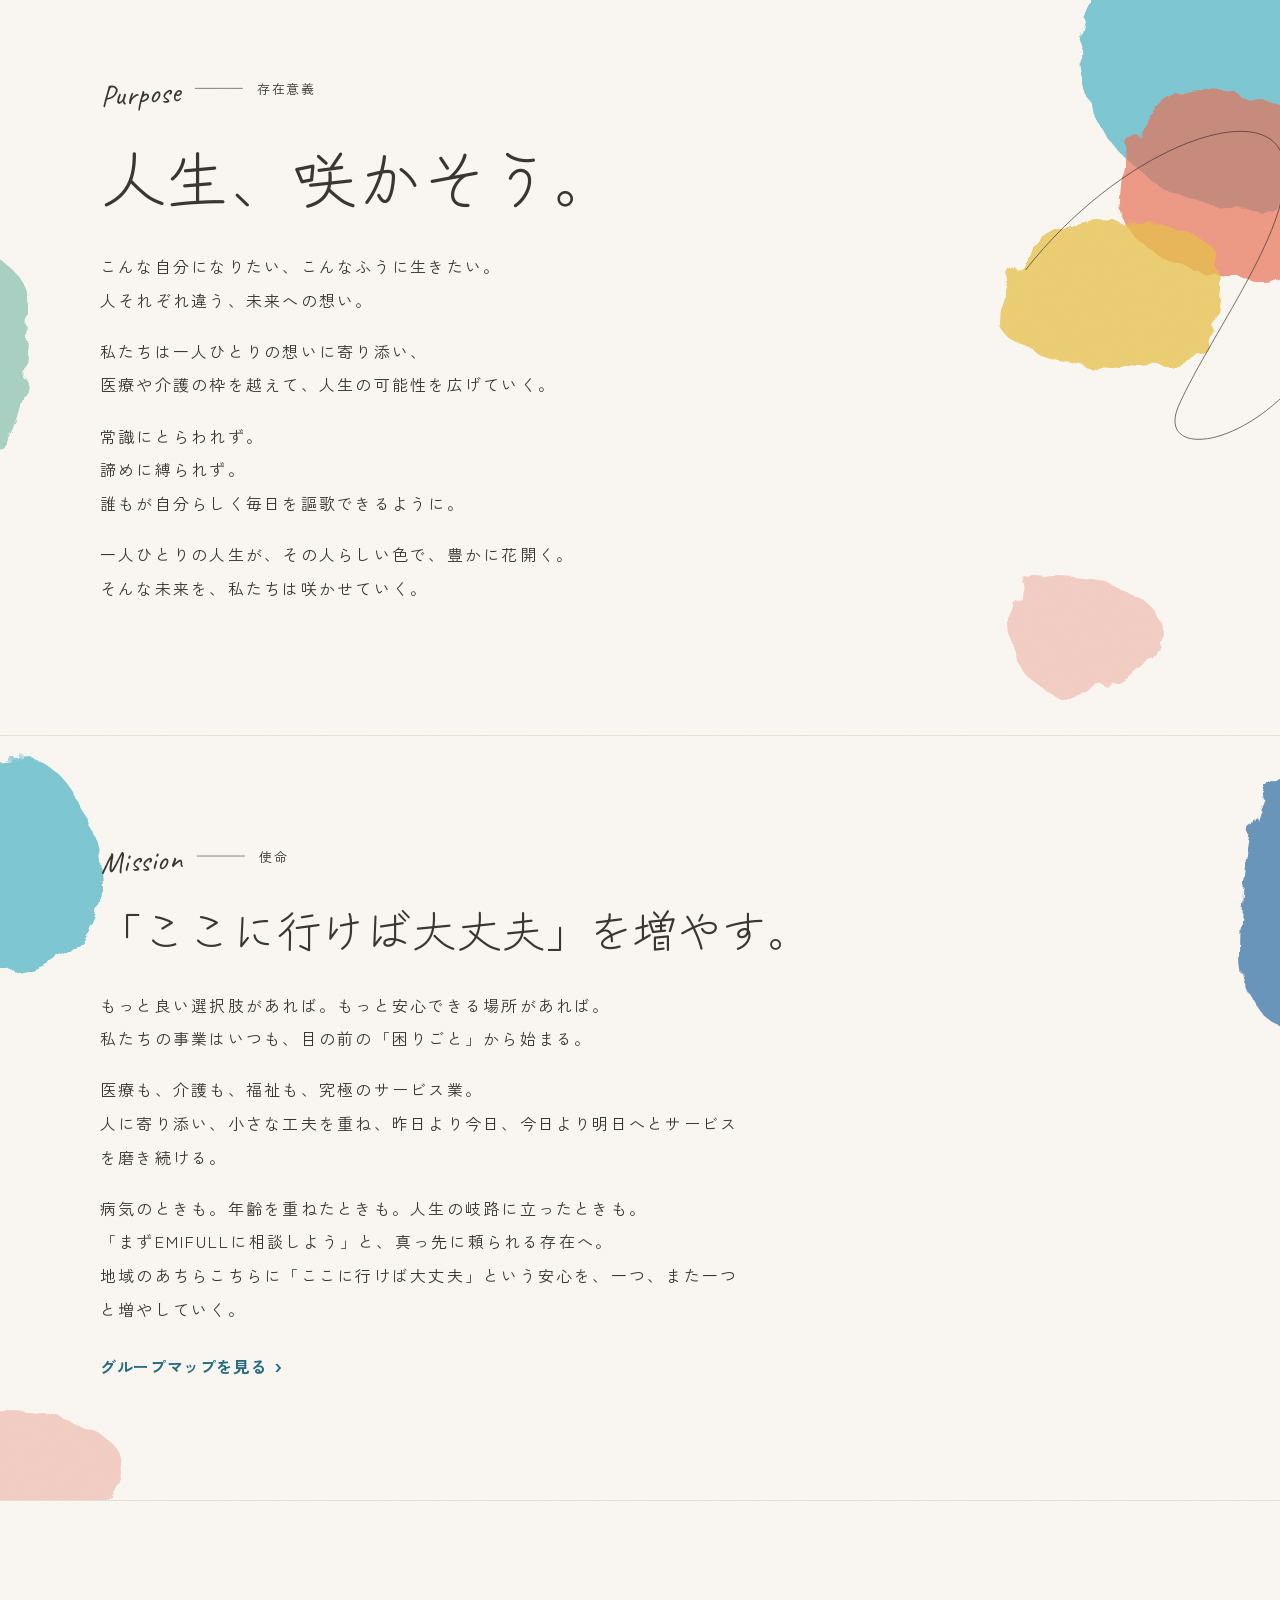
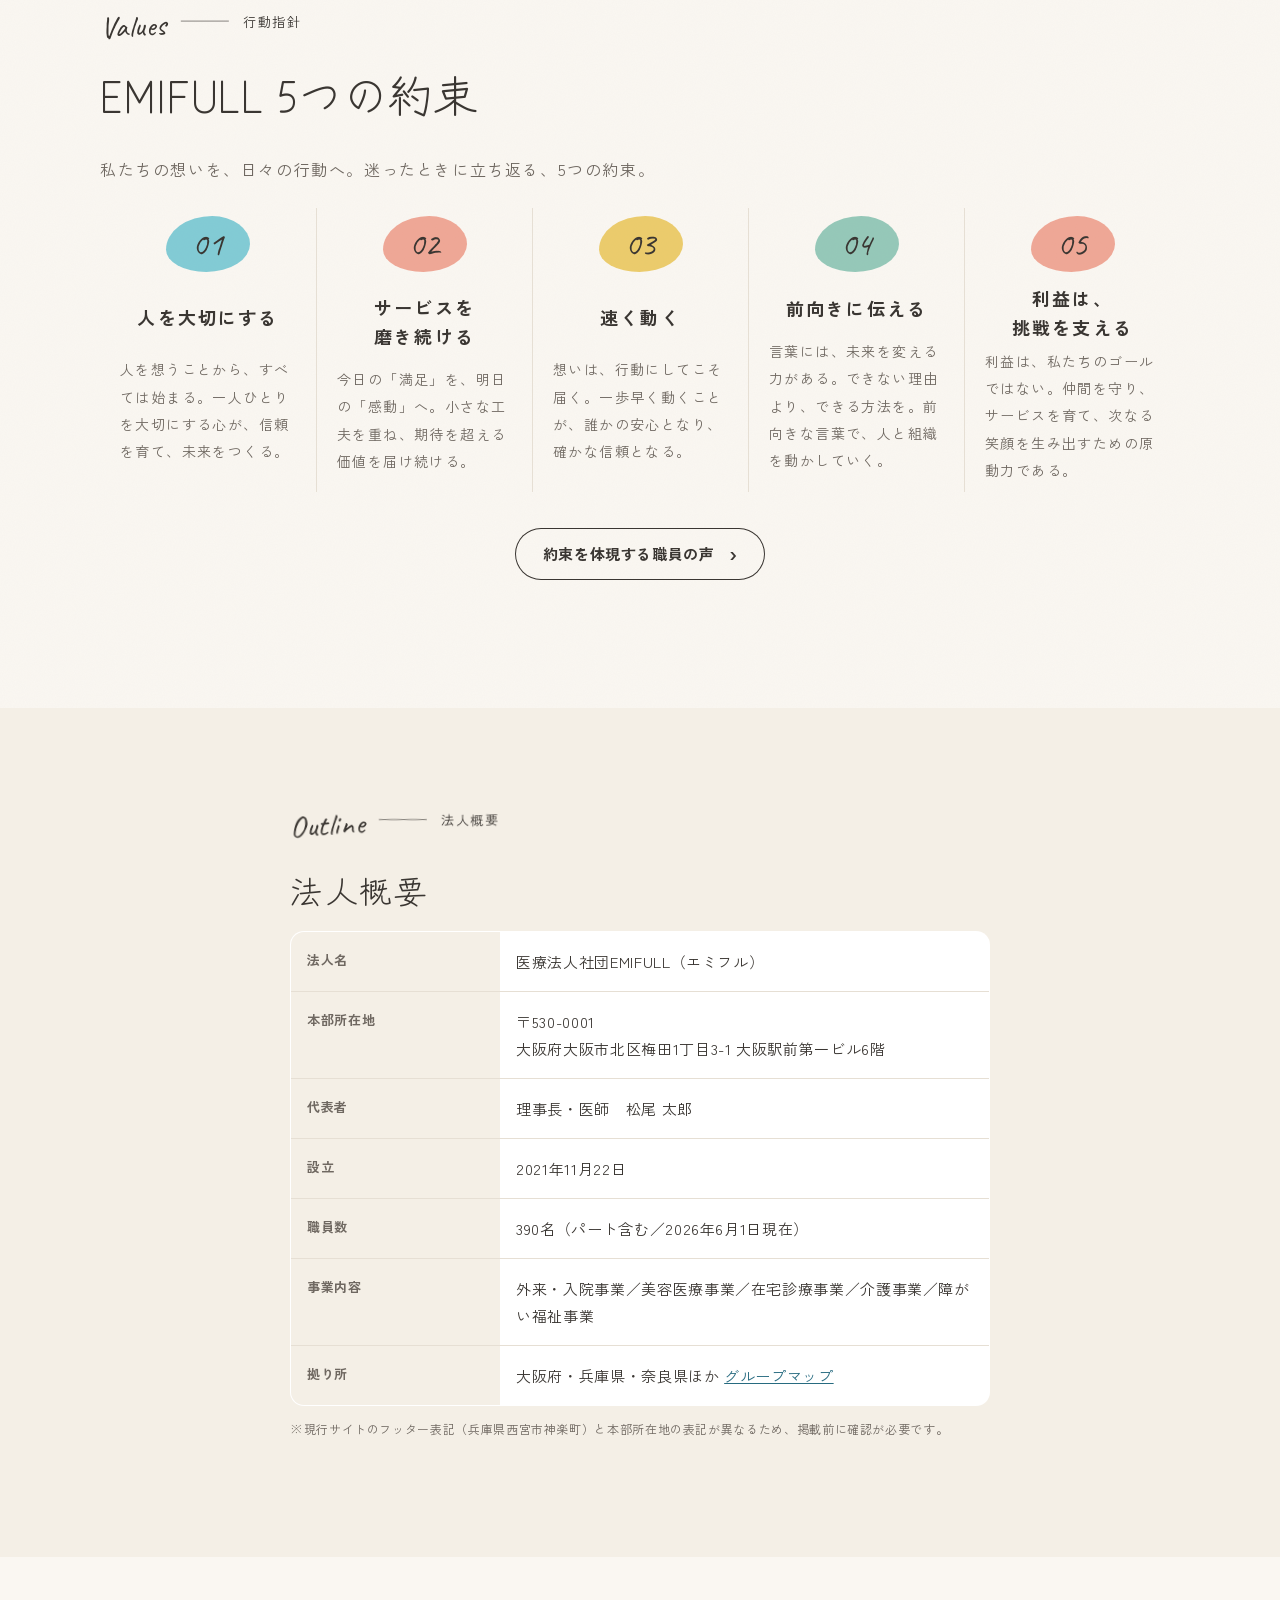
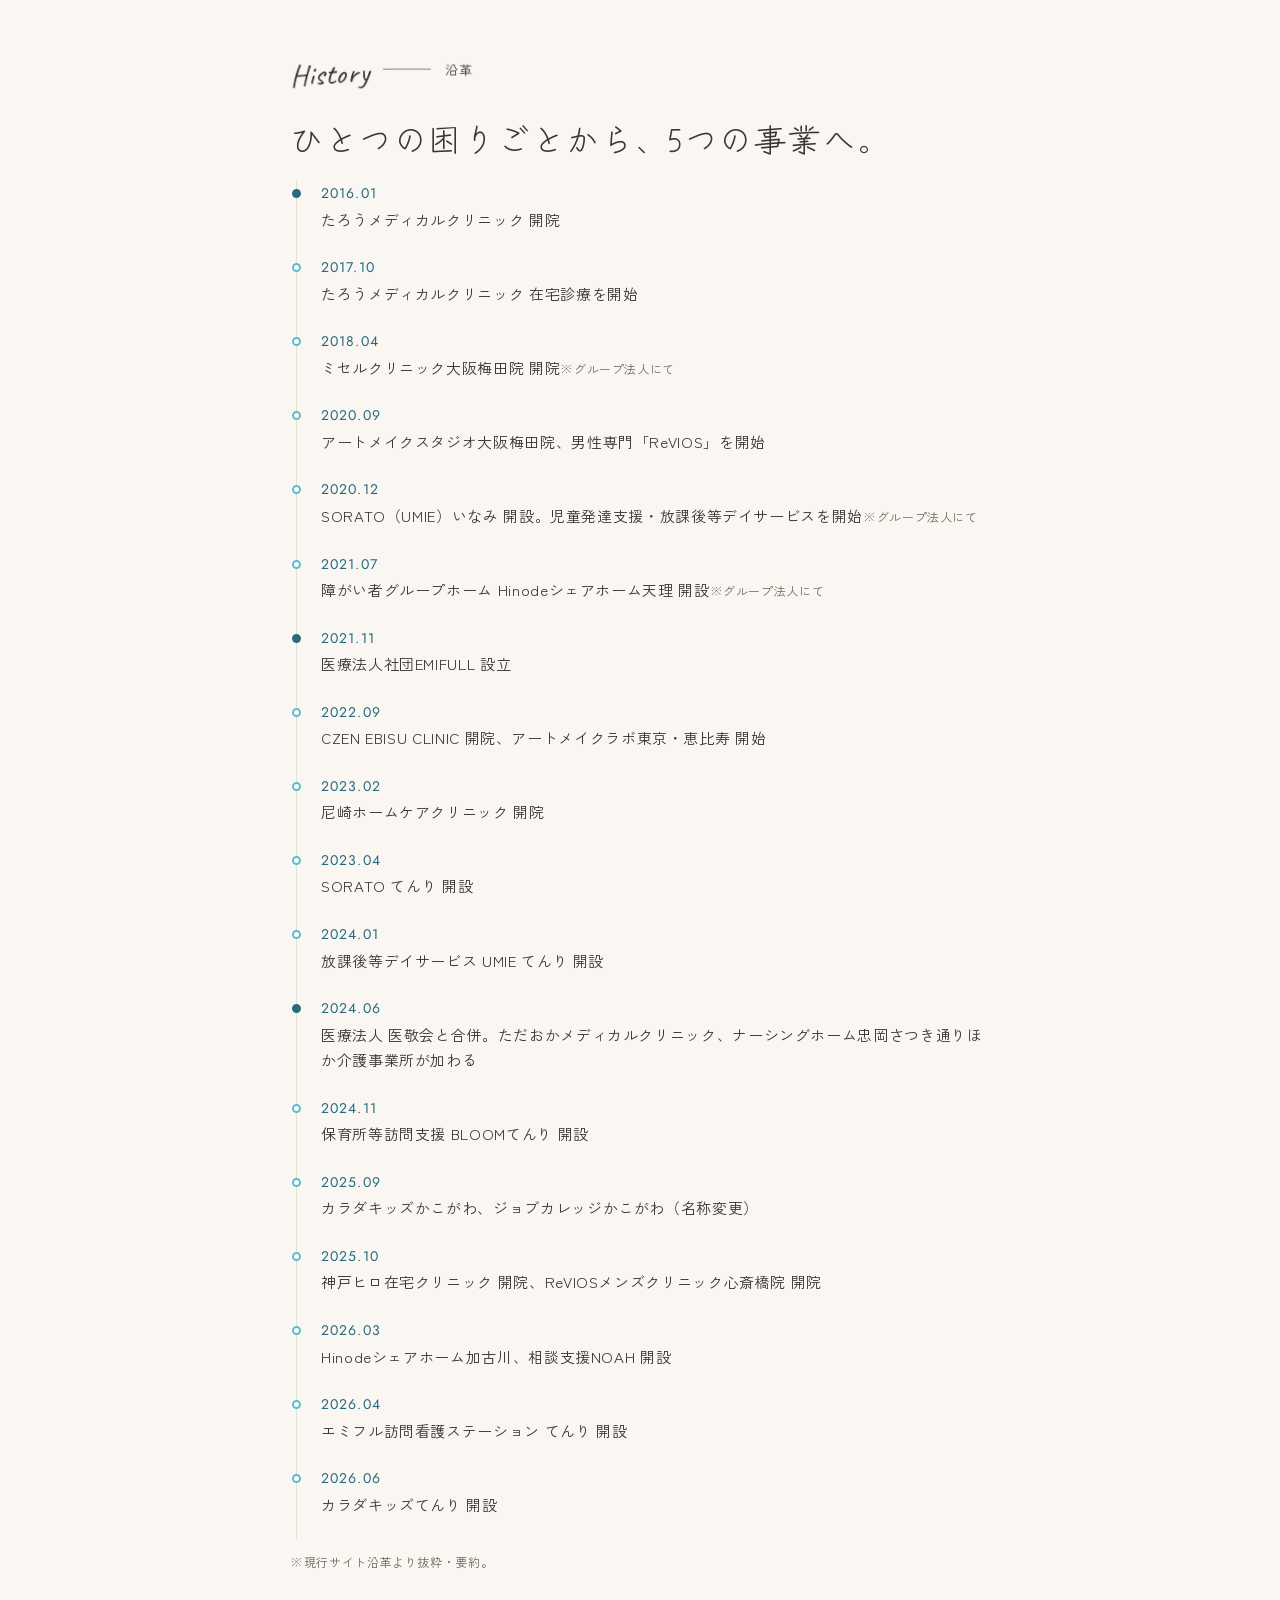
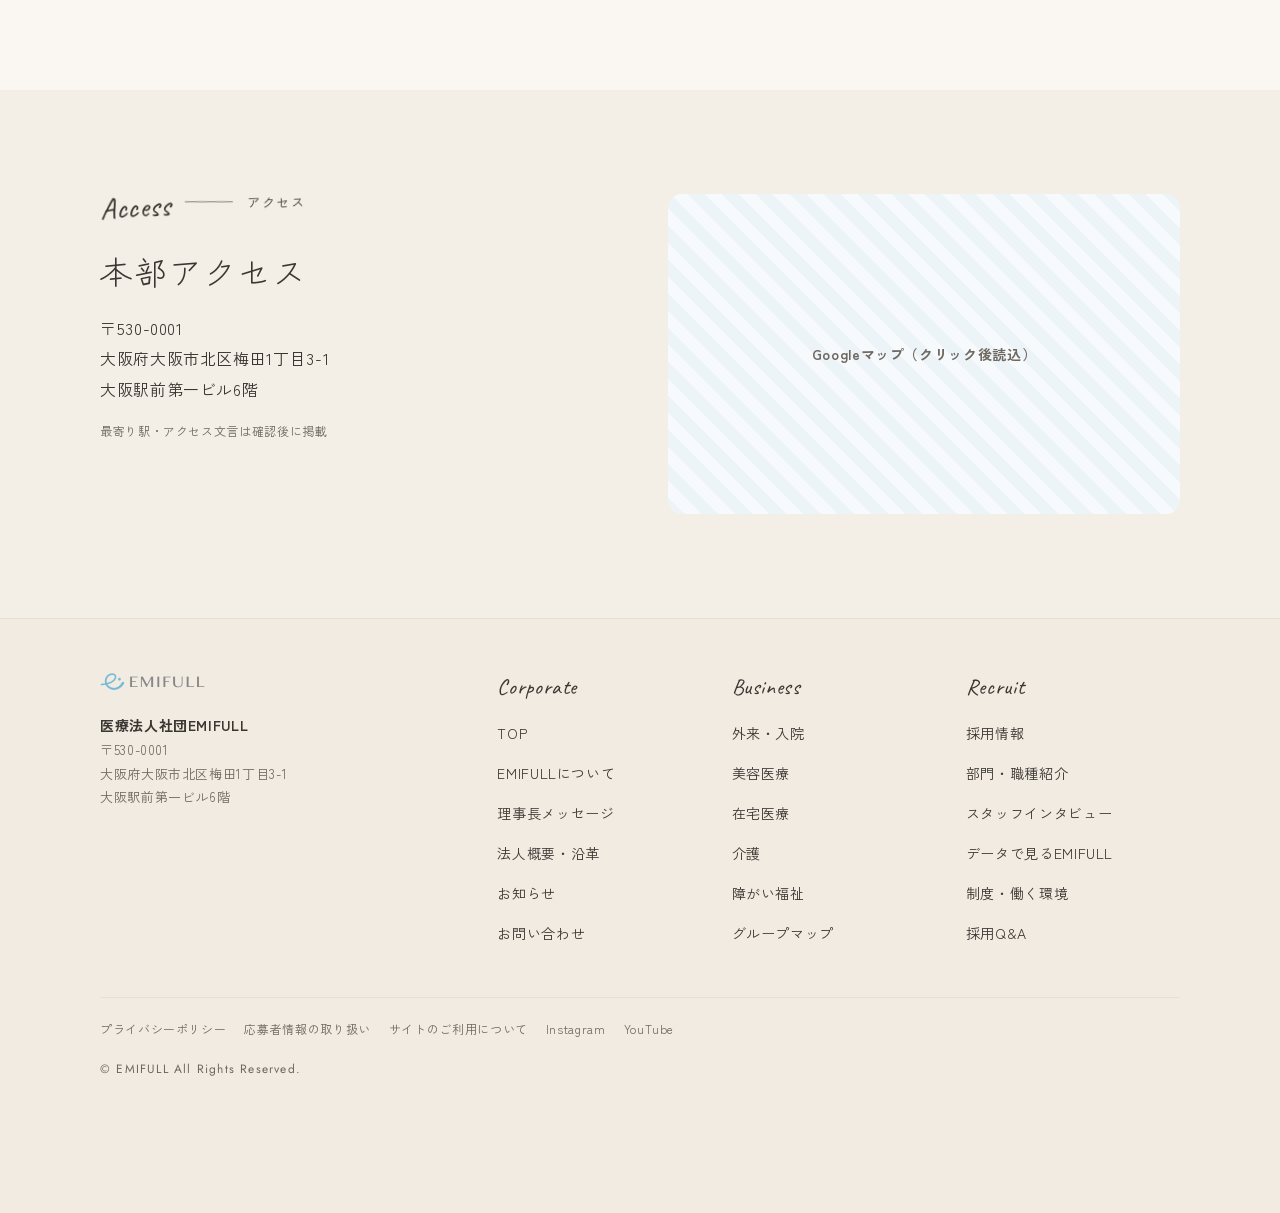
<file: about.html>
<!doctype html>
<html lang="ja">
<head>
<meta charset="utf-8">
<meta name="viewport" content="width=device-width, initial-scale=1, viewport-fit=cover">
<title>EMIFULLについて｜医療法人社団EMIFULL（モック）</title>
<link rel="stylesheet" href="assets/style.css">
</head>
<body data-page="about" data-site="corp">
<div id="site-header"></div>

<main>
  <div class="page-hero page-hero--band paper" style="position:relative;overflow:hidden">
    <div class="blobs" aria-hidden="true">
      <span class="blob blob--aqua s1" style="width:200px;height:180px;right:-60px;top:-60px"></span>
      <span class="blob blob--mustard s3" style="width:110px;height:90px;right:22%;bottom:-40px"></span>
    </div>
    <div class="container">
      <nav class="breadcrumb" aria-label="パンくず"><a href="index.html">TOP</a><span>EMIFULLについて</span></nav>
      <span class="eyebrow">About us <small>EMIFULLについて</small></span>
      <h1 class="page-title" style="margin-top:18px">EMIFULLについて</h1>
      <nav class="anchor-nav" aria-label="ページ内リンク">
        <a href="#message">理事長メッセージ</a><a href="#pmvv">理念（PMVV）</a><a href="#outline">法人概要</a><a href="#history">沿革</a><a href="#access">アクセス</a>
      </nav>
    </div>
  </div>

  <!-- 理事長メッセージ -->
  <section class="section" id="message">
    <div class="container msg">
      <figure class="msg__photo arch msg__photo--ceo"><img src="img/ceo.webp" alt="医療法人社団EMIFULL 理事長・医師 松尾 太郎"></figure>
      <div>
        <span class="eyebrow">Message <small>理事長メッセージ</small></span>
        <h2 class="msg__title" style="margin-top:22px">地域にも、社員にも<br>誇れる組織作りを目指して</h2>
        <div class="msg__body verse">
          <p>各分野において、地域に誇れるサービスを提供し続けることが、胸を張って誇らしいと思える職場環境や働く”よろこび”に繋がります。</p>
          <p>その実現に向け、EMIFULLは地域・お客様・社員それぞれが喜びを感じられるような職場づくりを目指しています。</p>
          <p>その為には、社員1人1人が自由で柔軟な発想と常に変化し続ける意識を持つことが大切だと考えています。</p>
          <p>これからもEMIFULLは地域・お客様・社員と向き合い、柱となる5事業（美容、在宅医療、障害、医療、介護）の可能性を信じ、挑戦を続けて参ります。</p>
        </div>
        <p class="ceo-sign" style="margin-top:28px">医療法人社団EMIFULL（エミフル）<br>理事長・医師<b>松尾 太郎</b></p>
        <button class="ceo-video" type="button" aria-label="理事長メッセージ動画を再生" style="margin-top:20px;max-width:520px">
          <img src="img/lobby.jpg" alt="" loading="lazy"><span class="play"><svg viewBox="0 0 24 24" fill="currentColor"><path d="M8 5v14l11-7z"/></svg></span>
          <span class="ceo-video__cap"><b>動画で見る</b>理事長の原点（撮影予定）</span>
        </button>
      </div>
    </div>
  </section>

  <!-- PMVV（BRAND PHILOSOPHY 原文） -->
  <div id="pmvv" class="paper" style="background:var(--c-bg)" data-req="PMVV：添付『BRAND PHILOSOPHY』原文を転記（要最終照合）">
    <section class="philo">
      <div class="blobs" aria-hidden="true">
        <span class="blob blob--aqua s1" style="width:320px;height:300px;right:-120px;top:-60px"></span>
        <span class="blob blob--coral s2" style="width:200px;height:190px;right:-40px;top:120px;opacity:.7"></span>
        <span class="blob blob--mustard s4" style="width:220px;height:150px;right:60px;top:250px;opacity:.75"></span>
        <span class="blob blob--blush s3" style="width:150px;height:120px;right:120px;bottom:40px"></span>
        <span class="blob blob--sage s2" style="width:120px;height:200px;left:-90px;top:280px;opacity:.6"></span>
      </div>
      <svg class="loop-line" viewBox="0 0 400 500" style="width:340px;right:-60px;top:80px" aria-hidden="true"><path d="M30 260 C 140 120, 300 60, 330 120 C 360 190, 250 330, 210 420 C 180 490, 320 470, 390 330"/></svg>
      <div class="container">
        <span class="eyebrow">Purpose <small>存在意義</small></span>
        <h2 class="philo__head">人生、咲かそう。</h2>
        <div class="verse">
          <p>こんな自分になりたい、こんなふうに生きたい。<br>人それぞれ違う、未来への想い。</p>
          <p>私たちは一人ひとりの想いに寄り添い、<br>医療や介護の枠を越えて、人生の可能性を広げていく。</p>
          <p>常識にとらわれず。<br>諦めに縛られず。<br>誰もが自分らしく毎日を謳歌できるように。</p>
          <p>一人ひとりの人生が、その人らしい色で、豊かに花開く。<br>そんな未来を、私たちは咲かせていく。</p>
        </div>
      </div>
    </section>

    <section class="philo">
      <div class="blobs" aria-hidden="true">
        <span class="blob blob--aqua s1" style="width:220px;height:220px;left:-120px;top:20px"></span>
        <span class="blob blob--blush s3" style="width:160px;height:120px;left:-40px;bottom:-30px"></span>
        <span class="blob blob--blue s4" style="width:90px;height:260px;right:-50px;top:40px;opacity:.7"></span>
      </div>
      <div class="container">
        <span class="eyebrow">Mission <small>使命</small></span>
        <h2 class="philo__head philo__head--m">「ここに行けば大丈夫」を増やす。</h2>
        <div class="verse">
          <p>もっと良い選択肢があれば。もっと安心できる場所があれば。<br>私たちの事業はいつも、目の前の「困りごと」から始まる。</p>
          <p>医療も、介護も、福祉も、究極のサービス業。<br>人に寄り添い、小さな工夫を重ね、昨日より今日、今日より明日へとサービスを磨き続ける。</p>
          <p>病気のときも。年齢を重ねたときも。人生の岐路に立ったときも。<br>「まずEMIFULLに相談しよう」と、真っ先に頼られる存在へ。<br>地域のあちらこちらに「ここに行けば大丈夫」という安心を、一つ、また一つと増やしていく。</p>
        </div>
        <a class="link-more" href="business.html#locations">グループマップを見る</a>
      </div>
    </section>

    <section class="philo">
      <div class="container">
        <span class="eyebrow">Values <small>行動指針</small></span>
        <h2 class="philo__head philo__head--m">EMIFULL 5つの約束</h2>
        <p class="lead">私たちの想いを、日々の行動へ。迷ったときに立ち返る、5つの約束。</p>
        <ol class="promises">
          <li class="promise"><span class="dab dab--1">01</span><h3>人を大切にする</h3><p>人を想うことから、すべては始まる。一人ひとりを大切にする心が、信頼を育て、未来をつくる。</p></li>
          <li class="promise"><span class="dab dab--2">02</span><h3>サービスを<br>磨き続ける</h3><p>今日の「満足」を、明日の「感動」へ。小さな工夫を重ね、期待を超える価値を届け続ける。</p></li>
          <li class="promise"><span class="dab dab--3">03</span><h3>速く動く</h3><p>想いは、行動にしてこそ届く。一歩早く動くことが、誰かの安心となり、確かな信頼となる。</p></li>
          <li class="promise"><span class="dab dab--4">04</span><h3>前向きに伝える</h3><p>言葉には、未来を変える力がある。できない理由より、できる方法を。前向きな言葉で、人と組織を動かしていく。</p></li>
          <li class="promise"><span class="dab dab--5">05</span><h3>利益は、<br>挑戦を支える</h3><p>利益は、私たちのゴールではない。仲間を守り、サービスを育て、次なる笑顔を生み出すための原動力である。</p></li>
        </ol>
        <p class="center" style="margin-top:36px"><a class="btn btn--ghost btn--arrow" href="interview.html">約束を体現する職員の声</a></p>
      </div>
    </section>
  </div>

  <!-- 法人概要 -->
  <section class="section section--tint" id="outline">
    <div class="container narrow">
      <span class="eyebrow">Outline <small>法人概要</small></span>
      <h2 class="h-sec" style="margin-top:20px">法人概要</h2>
      <table class="spec">
        <tr><th>法人名</th><td>医療法人社団EMIFULL（エミフル）</td></tr>
        <tr><th>本部所在地</th><td>〒530-0001<br>大阪府大阪市北区梅田1丁目3-1 大阪駅前第一ビル6階</td></tr>
        <tr><th>代表者</th><td>理事長・医師　松尾 太郎</td></tr>
        <tr><th>設立</th><td>2021年11月22日</td></tr>
        <tr><th>職員数</th><td>390名（パート含む／2026年6月1日現在）</td></tr>
        <tr><th>事業内容</th><td>外来・入院事業／美容医療事業／在宅診療事業／介護事業／障がい福祉事業</td></tr>
        <tr><th>拠り所</th><td>大阪府・兵庫県・奈良県ほか <a href="business.html#locations" style="color:var(--c-brand-ink)">グループマップ</a></td></tr>
      </table>
      <p class="sample-note">※現行サイトのフッター表記（兵庫県西宮市神楽町）と本部所在地の表記が異なるため、掲載前に確認が必要です。</p>
    </div>
  </section>

  <!-- 沿革 -->
  <section class="section" id="history">
    <div class="container narrow">
      <span class="eyebrow">History <small>沿革</small></span>
      <h2 class="h-sec" style="margin-top:20px">ひとつの困りごとから、5つの事業へ。</h2>
      <ol class="history">
        <li class="is-key"><time>2016.01</time><p>たろうメディカルクリニック 開院</p></li>
        <li><time>2017.10</time><p>たろうメディカルクリニック 在宅診療を開始</p></li>
        <li><time>2018.04</time><p>ミセルクリニック大阪梅田院 開院<small>※グループ法人にて</small></p></li>
        <li><time>2020.09</time><p>アートメイクスタジオ大阪梅田院、男性専門「ReVIOS」を開始</p></li>
        <li><time>2020.12</time><p>SORATO（UMIE）いなみ 開設。児童発達支援・放課後等デイサービスを開始<small>※グループ法人にて</small></p></li>
        <li><time>2021.07</time><p>障がい者グループホーム Hinodeシェアホーム天理 開設<small>※グループ法人にて</small></p></li>
        <li class="is-key"><time>2021.11</time><p>医療法人社団EMIFULL 設立</p></li>
        <li><time>2022.09</time><p>CZEN EBISU CLINIC 開院、アートメイクラボ東京・恵比寿 開始</p></li>
        <li><time>2023.02</time><p>尼崎ホームケアクリニック 開院</p></li>
        <li><time>2023.04</time><p>SORATO てんり 開設</p></li>
        <li><time>2024.01</time><p>放課後等デイサービス UMIE てんり 開設</p></li>
        <li class="is-key"><time>2024.06</time><p>医療法人 医敬会と合併。ただおかメディカルクリニック、ナーシングホーム忠岡さつき通りほか介護事業所が加わる</p></li>
        <li><time>2024.11</time><p>保育所等訪問支援 BLOOMてんり 開設</p></li>
        <li><time>2025.09</time><p>カラダキッズかこがわ、ジョブカレッジかこがわ（名称変更）</p></li>
        <li><time>2025.10</time><p>神戸ヒロ在宅クリニック 開院、ReVIOSメンズクリニック心斎橋院 開院</p></li>
        <li><time>2026.03</time><p>Hinodeシェアホーム加古川、相談支援NOAH 開設</p></li>
        <li><time>2026.04</time><p>エミフル訪問看護ステーション てんり 開設</p></li>
        <li><time>2026.06</time><p>カラダキッズてんり 開設</p></li>
      </ol>
      <p class="sample-note">※現行サイト沿革より抜粋・要約。</p>
    </div>
  </section>

  <!-- アクセス -->
  <section class="section section--tint" id="access">
    <div class="container two-col">
      <div>
        <span class="eyebrow">Access <small>アクセス</small></span>
        <h2 class="h-sec" style="margin-top:20px">本部アクセス</h2>
        <p>〒530-0001<br>大阪府大阪市北区梅田1丁目3-1<br>大阪駅前第一ビル6階</p>
        <p class="sample-note">最寄り駅・アクセス文言は確認後に掲載</p>
      </div>
      <div class="map">Googleマップ（クリック後読込）</div>
    </div>
  </section>
</main>

<div id="site-footer"></div>
<script src="assets/main.js"></script>
</body>
</html>
</file>
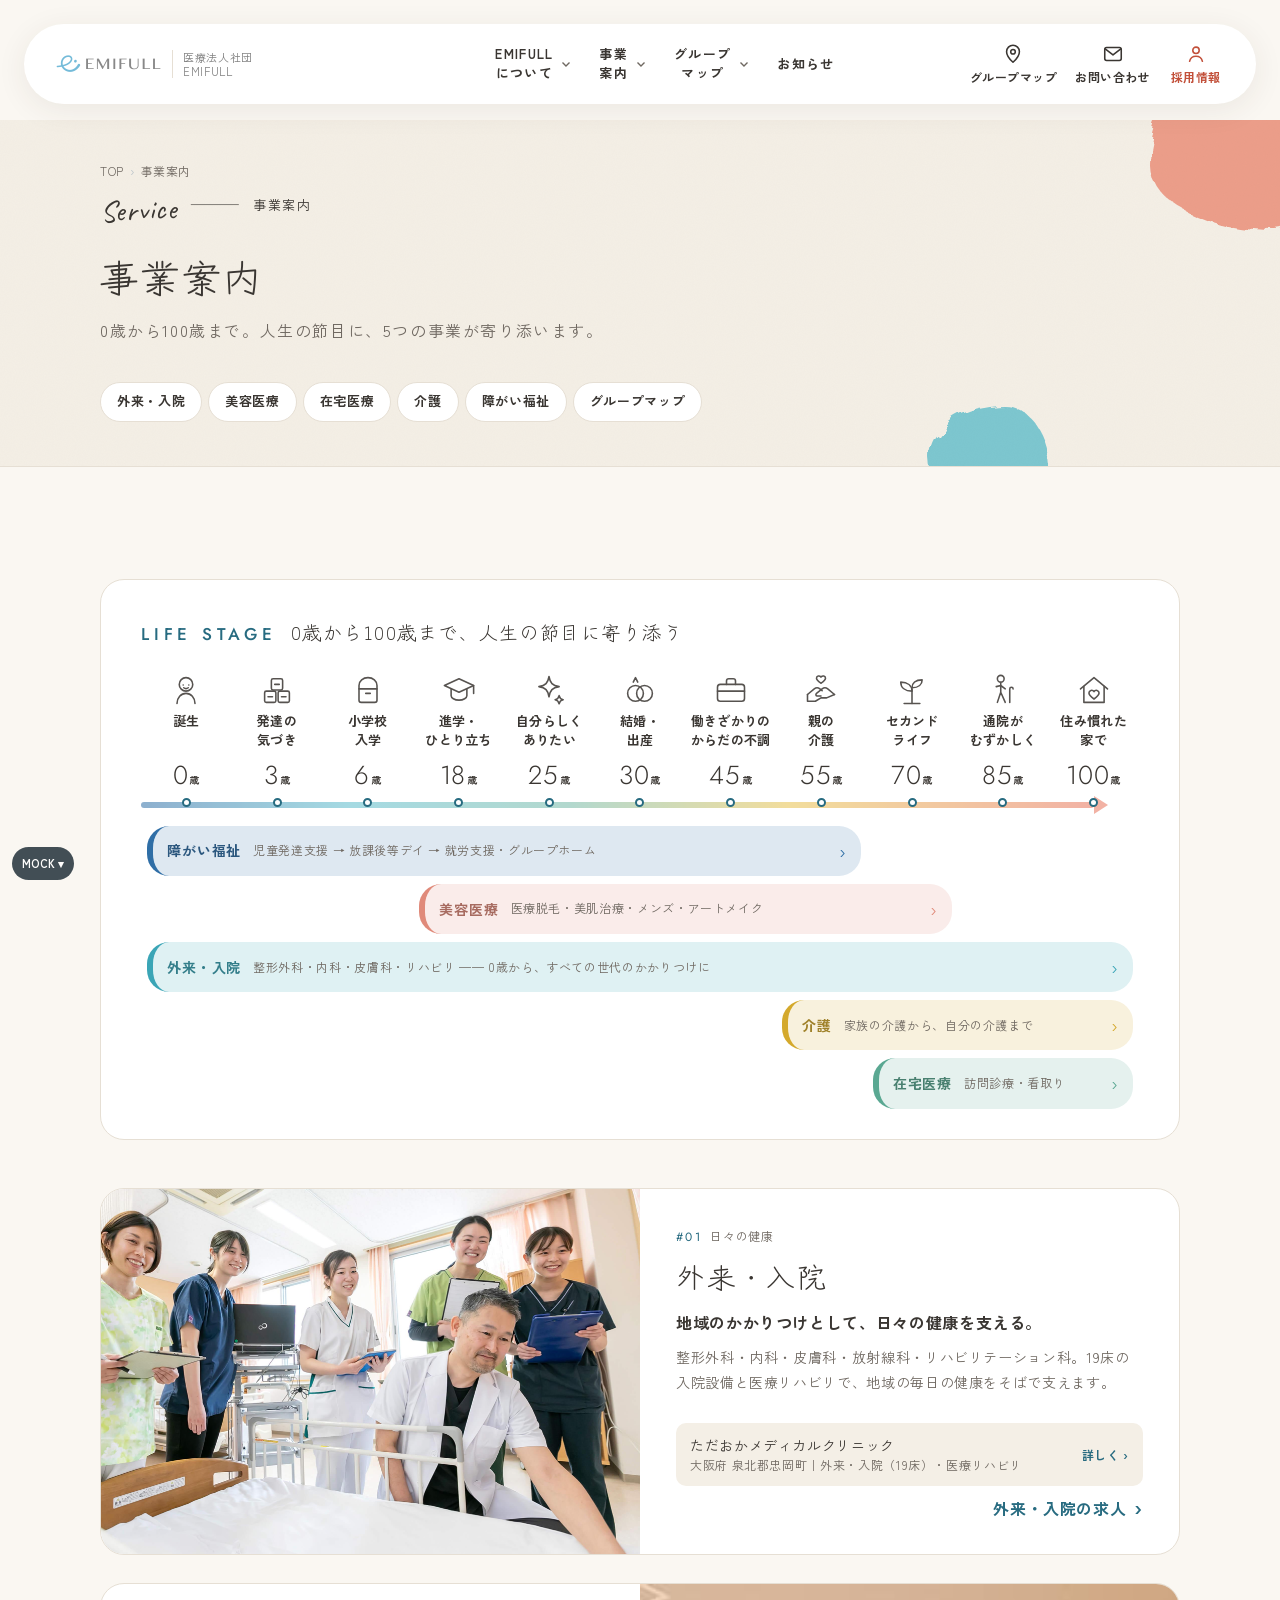
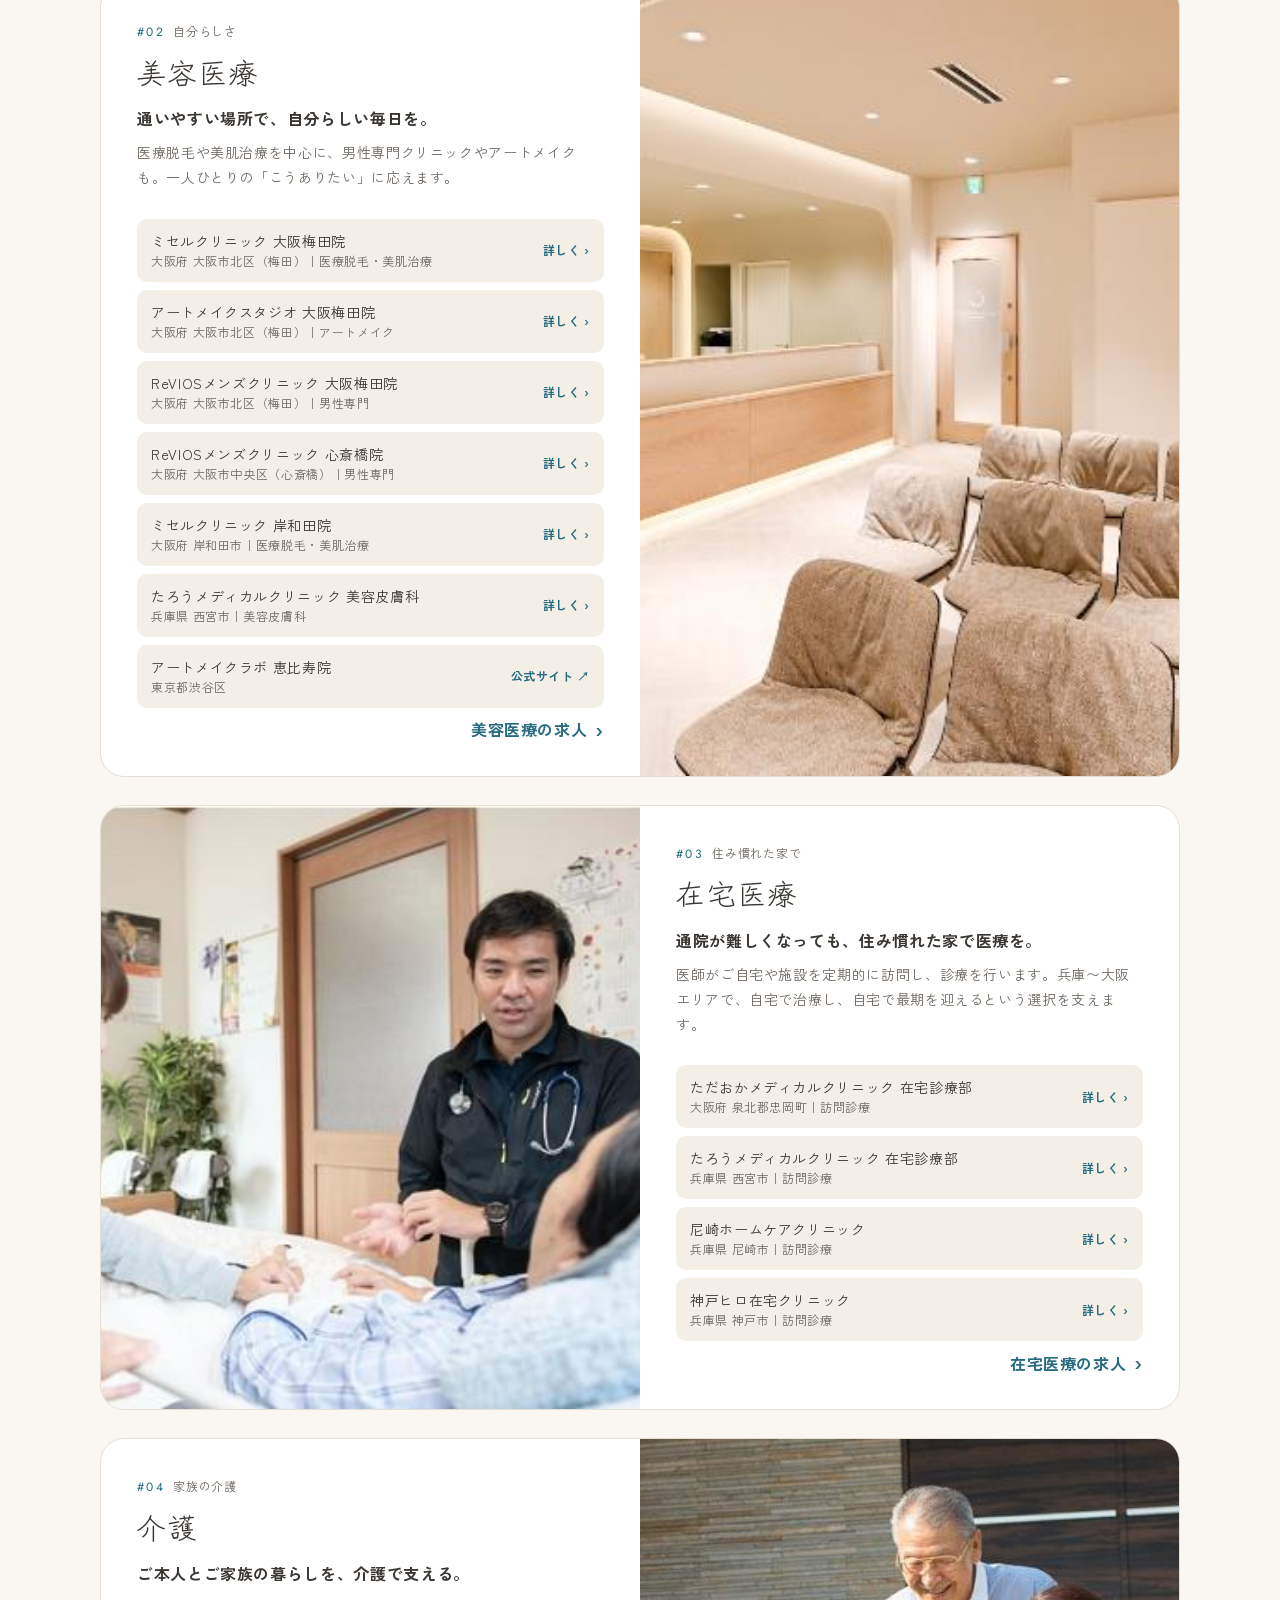
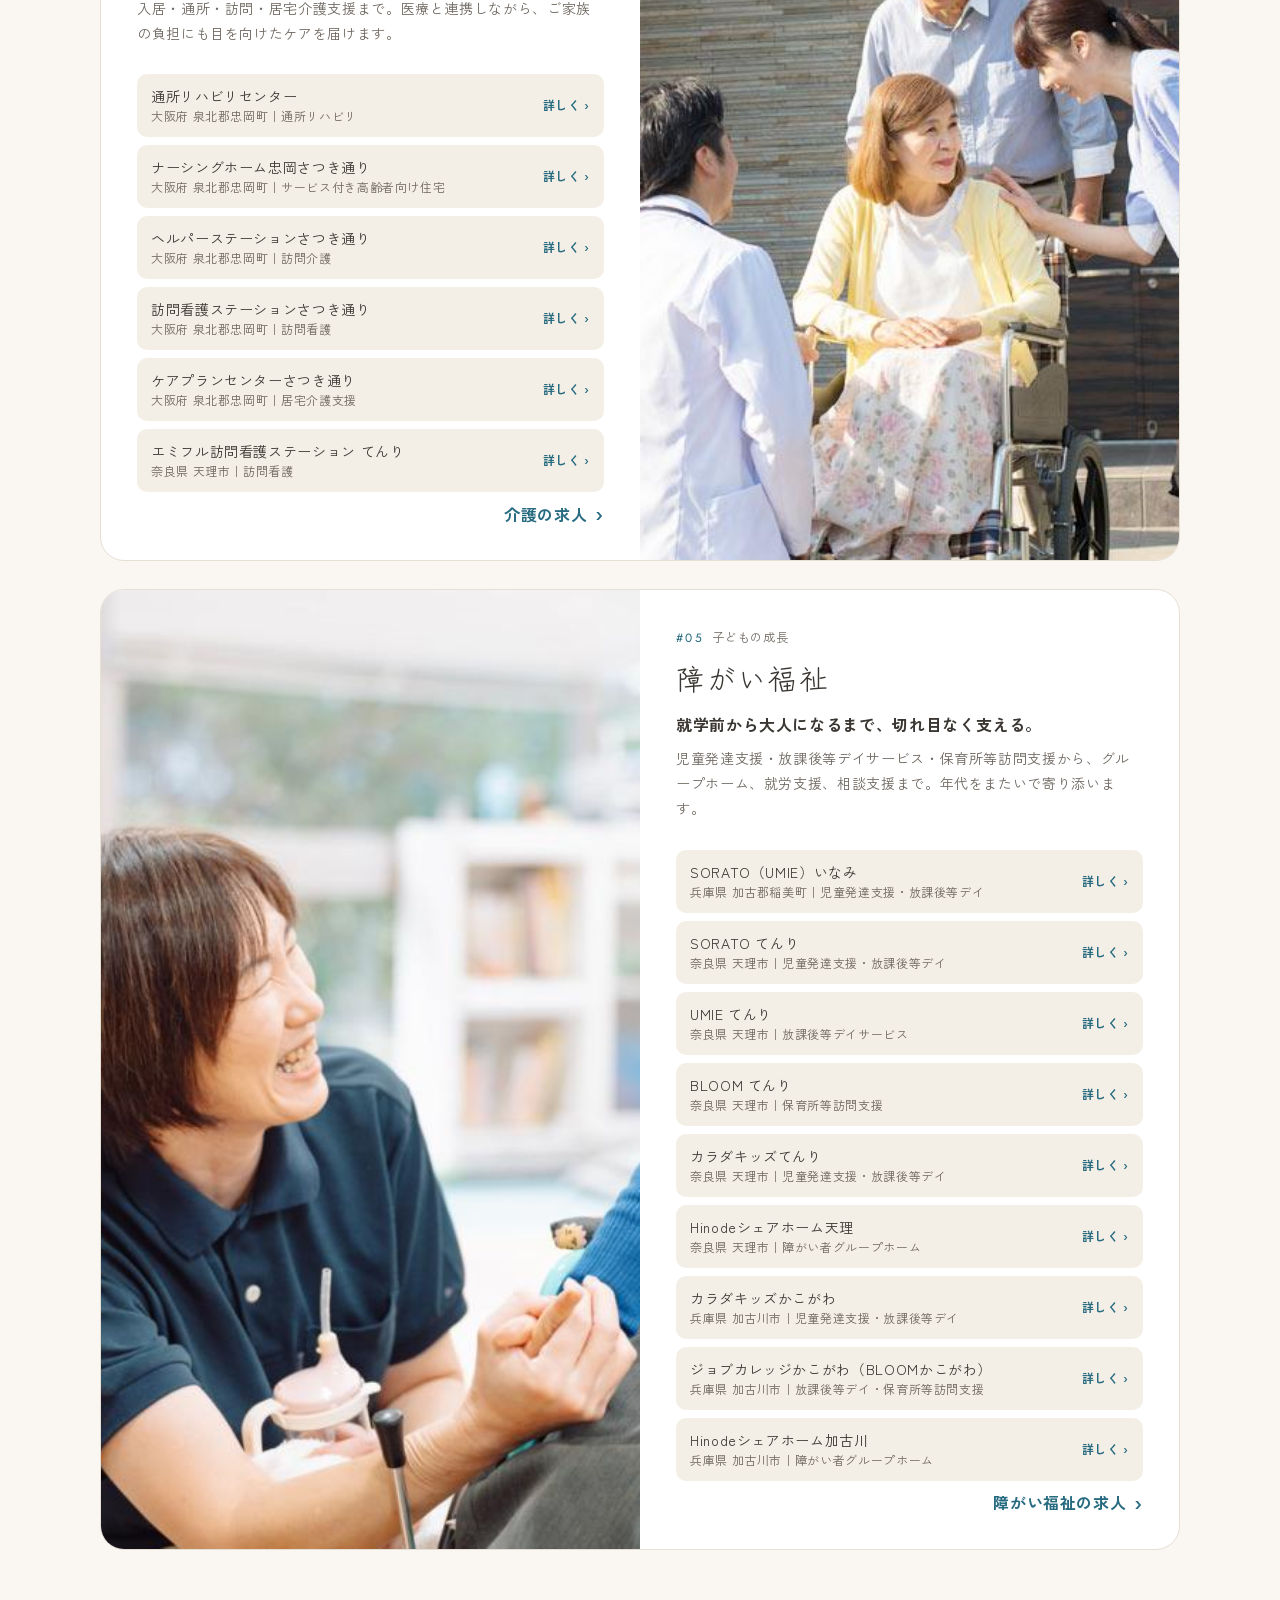
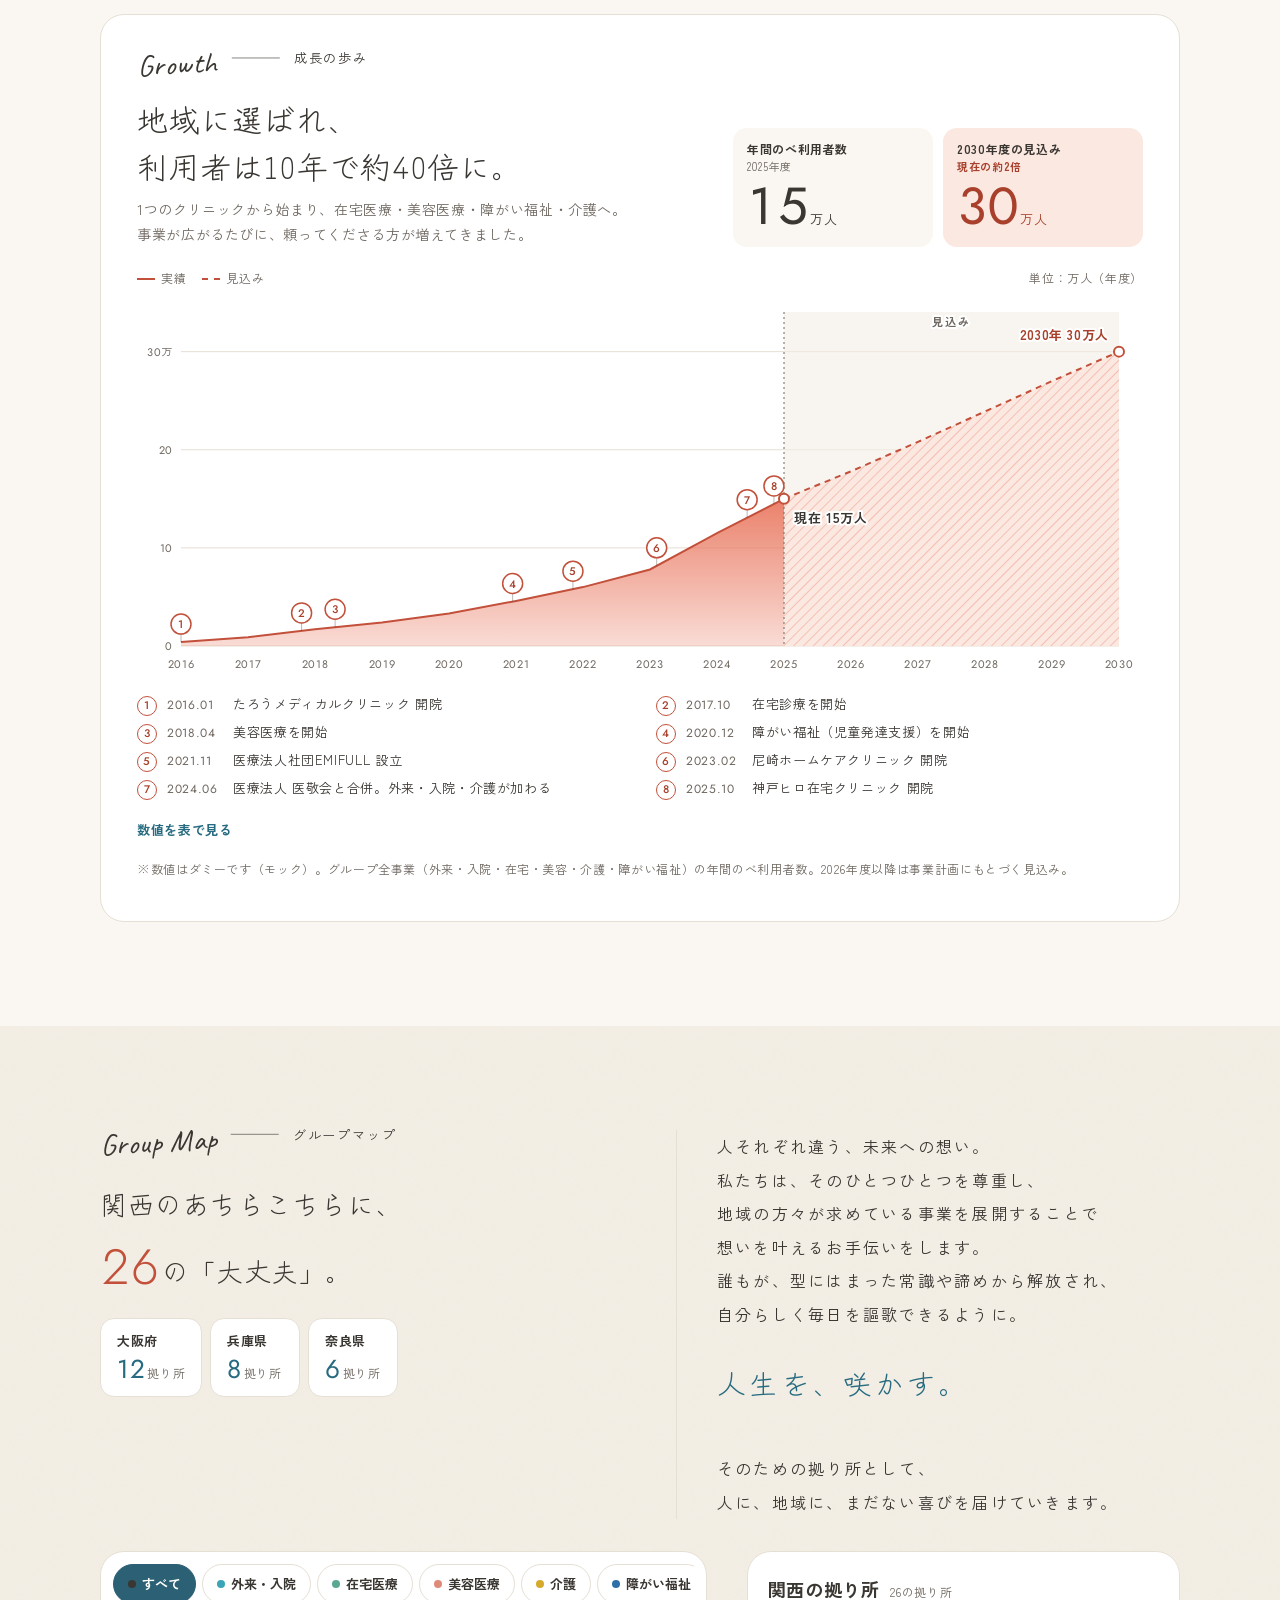
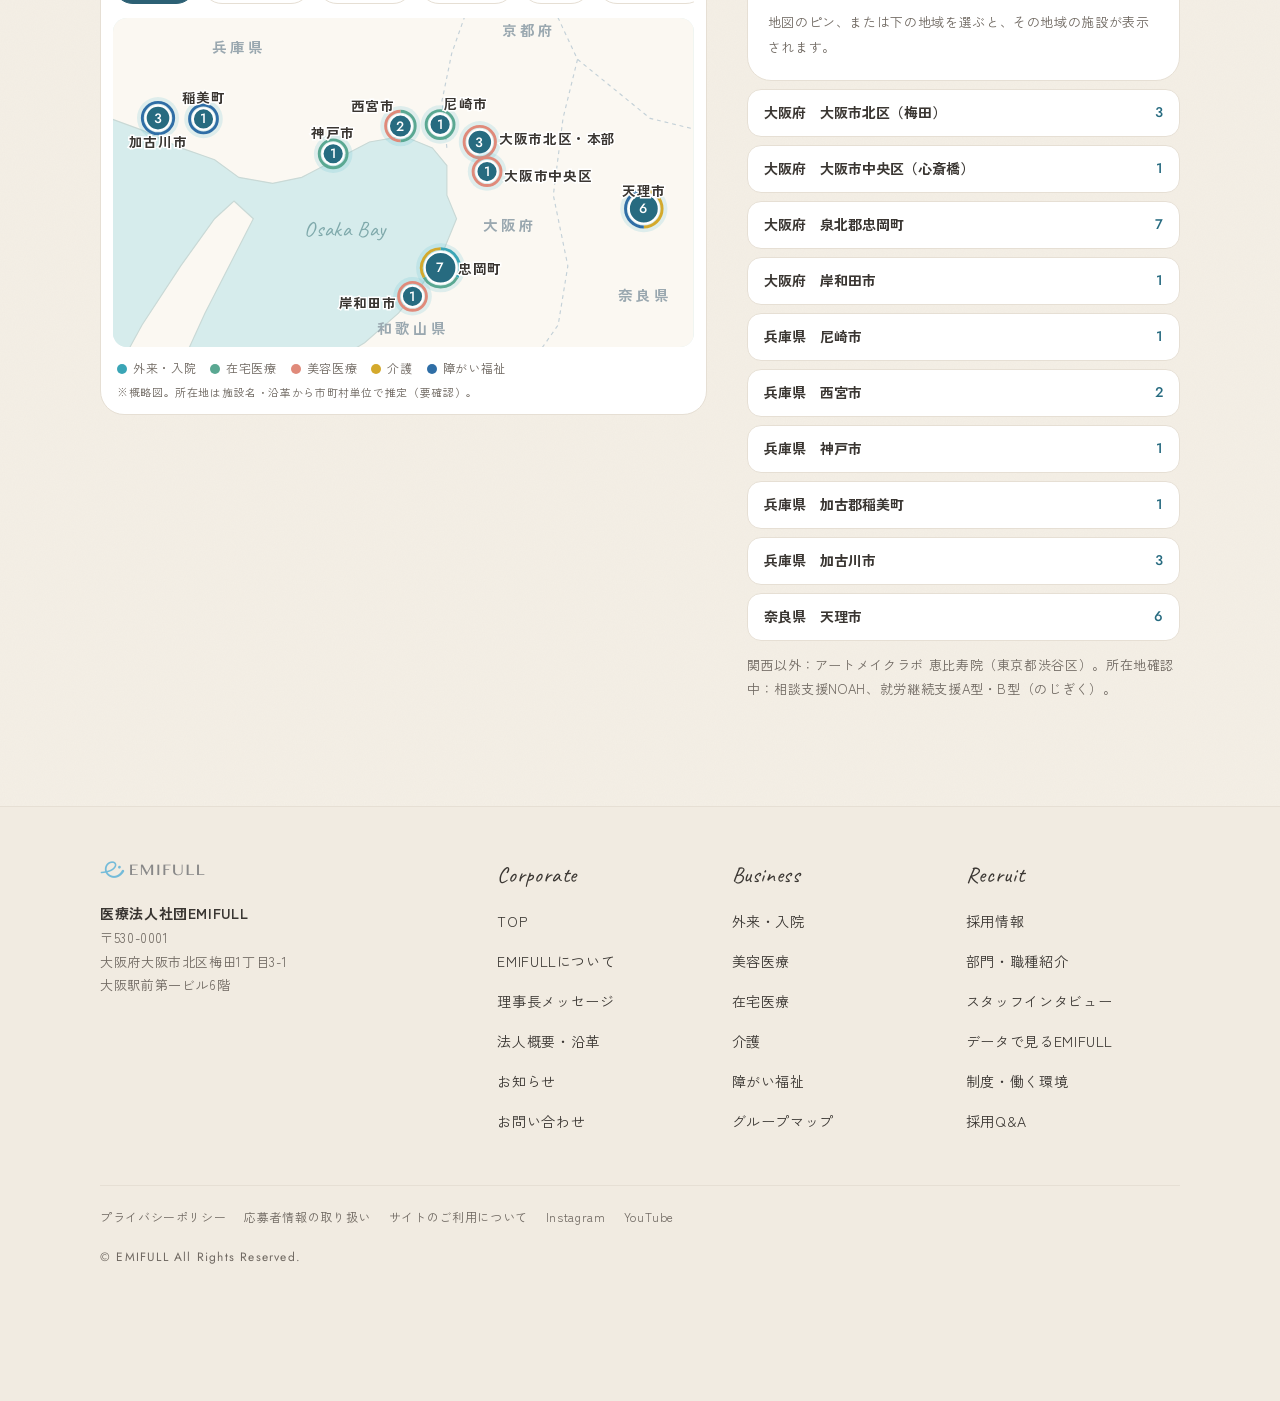
<file: business.html>
<!doctype html>
<html lang="ja">
<head>
<meta charset="utf-8">
<meta name="viewport" content="width=device-width, initial-scale=1, viewport-fit=cover">
<title>事業案内・グループマップ｜医療法人社団EMIFULL（モック）</title>
<link rel="stylesheet" href="assets/style.css">
</head>
<body data-page="business" data-site="corp">
<div id="site-header"></div>

<main>
  <div class="page-hero page-hero--band paper" style="position:relative;overflow:hidden">
    <div class="blobs" aria-hidden="true">
      <span class="blob blob--coral s2" style="width:180px;height:160px;right:-50px;top:-50px;opacity:.65"></span>
      <span class="blob blob--aqua s1" style="width:120px;height:110px;right:18%;bottom:-50px"></span>
    </div>
    <div class="container">
      <nav class="breadcrumb" aria-label="パンくず"><a href="index.html">TOP</a><span>事業案内</span></nav>
      <span class="eyebrow">Service <small>事業案内</small></span>
      <h1 class="page-title" style="margin-top:18px">事業案内</h1>
      <p class="lead" style="margin-top:10px">0歳から100歳まで。人生の節目に、5つの事業が寄り添います。</p>
      <nav class="anchor-nav" aria-label="事業"><a href="#gairai">外来・入院</a><a href="#biyou">美容医療</a><a href="#zaitaku">在宅医療</a><a href="#kaigo">介護</a><a href="#shogai">障がい福祉</a><a href="#locations">グループマップ</a></nav>
    </div>
  </div>

  <section class="section">
    <div class="container">
      <div class="lifemap reveal" data-lifemap="#"></div>

      <div class="biz-rows">
        <article class="biz-row" id="gairai">
          <div class="biz-row__img"><img src="img/ward-team.jpg" alt="病棟で患者を囲む医療チーム" loading="lazy"></div>
          <div class="biz-row__body">
            <span class="biz-row__no">#01<span>日々の健康</span></span><h3>外来・入院</h3>
            <p class="catch">地域のかかりつけとして、日々の健康を支える。</p>
            <p class="desc">整形外科・内科・皮膚科・放射線科・リハビリテーション科。19床の入院設備と医療リハビリで、地域の毎日の健康をそばで支えます。</p>
            <ul class="fac-list" data-fac-list="gairai"></ul>
            <a class="link-more" href="jobs.html?fac=central">外来・入院の求人</a>
          </div>
        </article>
        <article class="biz-row" id="biyou">
          <div class="biz-row__img"><img src="img/lobby.jpg" alt="明るいクリニックの待合" loading="lazy"></div>
          <div class="biz-row__body">
            <span class="biz-row__no">#02<span>自分らしさ</span></span><h3>美容医療</h3>
            <p class="catch">通いやすい場所で、自分らしい毎日を。</p>
            <p class="desc">医療脱毛や美肌治療を中心に、男性専門クリニックやアートメイクも。一人ひとりの「こうありたい」に応えます。</p>
            <ul class="fac-list" data-fac-list="biyou"></ul>
            <a class="link-more" href="jobs.html?fac=beauty">美容医療の求人</a>
          </div>
        </article>
        <article class="biz-row" id="zaitaku">
          <div class="biz-row__img"><img src="img/home-doctor.jpg" alt="ご自宅で診療する医師" loading="lazy" style="object-position:70% 50%"></div>
          <div class="biz-row__body">
            <span class="biz-row__no">#03<span>住み慣れた家で</span></span><h3>在宅医療</h3>
            <p class="catch">通院が難しくなっても、住み慣れた家で医療を。</p>
            <p class="desc">医師がご自宅や施設を定期的に訪問し、診療を行います。兵庫〜大阪エリアで、自宅で治療し、自宅で最期を迎えるという選択を支えます。</p>
            <ul class="fac-list" data-fac-list="zaitaku"></ul>
            <a class="link-more" href="jobs.html?fac=home">在宅医療の求人</a>
          </div>
        </article>
        <article class="biz-row" id="kaigo">
          <div class="biz-row__img"><img src="img/home-outdoor.jpg" alt="車いすの利用者と話す介護職員" loading="lazy"></div>
          <div class="biz-row__body">
            <span class="biz-row__no">#04<span>家族の介護</span></span><h3>介護</h3>
            <p class="catch">ご本人とご家族の暮らしを、介護で支える。</p>
            <p class="desc">入居・通所・訪問・居宅介護支援まで。医療と連携しながら、ご家族の負担にも目を向けたケアを届けます。</p>
            <ul class="fac-list" data-fac-list="kaigo"></ul>
            <a class="link-more" href="jobs.html?fac=care">介護の求人</a>
          </div>
        </article>
        <article class="biz-row" id="shogai">
          <div class="biz-row__img"><img src="img/disability-care.jpg" alt="利用者と笑顔で過ごす支援員" loading="lazy" style="object-position:30% 50%"></div>
          <div class="biz-row__body">
            <span class="biz-row__no">#05<span>子どもの成長</span></span><h3>障がい福祉</h3>
            <p class="catch">就学前から大人になるまで、切れ目なく支える。</p>
            <p class="desc">児童発達支援・放課後等デイサービス・保育所等訪問支援から、グループホーム、就労支援、相談支援まで。年代をまたいで寄り添います。</p>
            <ul class="fac-list" data-fac-list="shogai"></ul>
            <a class="link-more" href="jobs.html?fac=support">障がい福祉の求人</a>
          </div>
        </article>
      </div>
      <section class="growth" aria-labelledby="growth-biz" data-req="成長グラフ：年間のべ利用者数（数値はダミー。本番は実績データに差し替え）">
        <div class="growth__head">
          <div>
            <span class="eyebrow">Growth <small>成長の歩み</small></span>
            <h3 class="growth__title" id="growth-biz">地域に選ばれ、<br>利用者は10年で約40倍に。</h3>
            <p class="growth__lead">1つのクリニックから始まり、在宅医療・美容医療・障がい福祉・介護へ。<br>事業が広がるたびに、頼ってくださる方が増えてきました。</p>
          </div>
          <dl class="growth__stats">
            <div><dt>年間のべ利用者数<span>2025年度</span></dt><dd>15<small>万人</small></dd></div>
            <div class="is-plan"><dt>2030年度の見込み<span>現在の約2倍</span></dt><dd>30<small>万人</small></dd></div>
          </dl>
        </div>
        <div class="growth__chart" data-growth-chart></div>
        <p class="sample-note">※数値はダミーです（モック）。グループ全事業（外来・入院・在宅・美容・介護・障がい福祉）の年間のべ利用者数。2026年度以降は事業計画にもとづく見込み。</p>
      </section>
    </div>
  </section>

  <section class="section section--tint paper" id="locations" data-kansai-map>
    <div class="container">
      <div class="sec-head">
        <span class="eyebrow">Group Map <small>グループマップ</small></span>
        <p class="loc-lead" style="margin-top:22px">関西のあちらこちらに、<br><em data-fac-count>26</em>の「大丈夫」。</p>
        <div class="verse map-verse">
          <p>人それぞれ違う、未来への想い。<br>私たちは、そのひとつひとつを尊重し、<br>地域の方々が求めている事業を展開することで<br>想いを叶えるお手伝いをします。<br>誰もが、型にはまった常識や諦めから解放され、<br>自分らしく毎日を謳歌できるように。</p>
          <p class="map-verse__key">人生を、咲かす。</p>
          <p>そのための拠り所として、<br>人に、地域に、まだない喜びを届けていきます。</p>
        </div>
        <ul class="loc-prefs">
          <li><b>大阪府</b><span data-pref-count="大阪府">0</span><span><small>拠り所</small></span></li>
          <li><b>兵庫県</b><span data-pref-count="兵庫県">0</span><span><small>拠り所</small></span></li>
          <li><b>奈良県</b><span data-pref-count="奈良県">0</span><span><small>拠り所</small></span></li>
        </ul>
      </div>
      <div class="loc">
        <div class="map-card">
          <div class="map-filter" role="group" aria-label="事業で絞り込む"></div>
          <div class="map-holder"></div>
          <div class="map-legend"><span><i style="background:var(--biz-gairai)"></i>外来・入院</span><span><i style="background:var(--biz-zaitaku)"></i>在宅医療</span><span><i style="background:var(--biz-biyou)"></i>美容医療</span><span><i style="background:var(--biz-kaigo)"></i>介護</span><span><i style="background:var(--biz-shogai)"></i>障がい福祉</span></div>
          <p class="map-note">※概略図。所在地は施設名・沿革から市町村単位で推定（要確認）。</p>
        </div>
        <div class="loc-side"><div class="loc-panel" aria-live="polite"></div><div class="loc-areas"></div><p class="loc-outside"></p></div>
      </div>
    </div>
  </section>
</main>

<div id="site-footer"></div>
<script src="assets/main.js"></script>
</body>
</html>
</file>
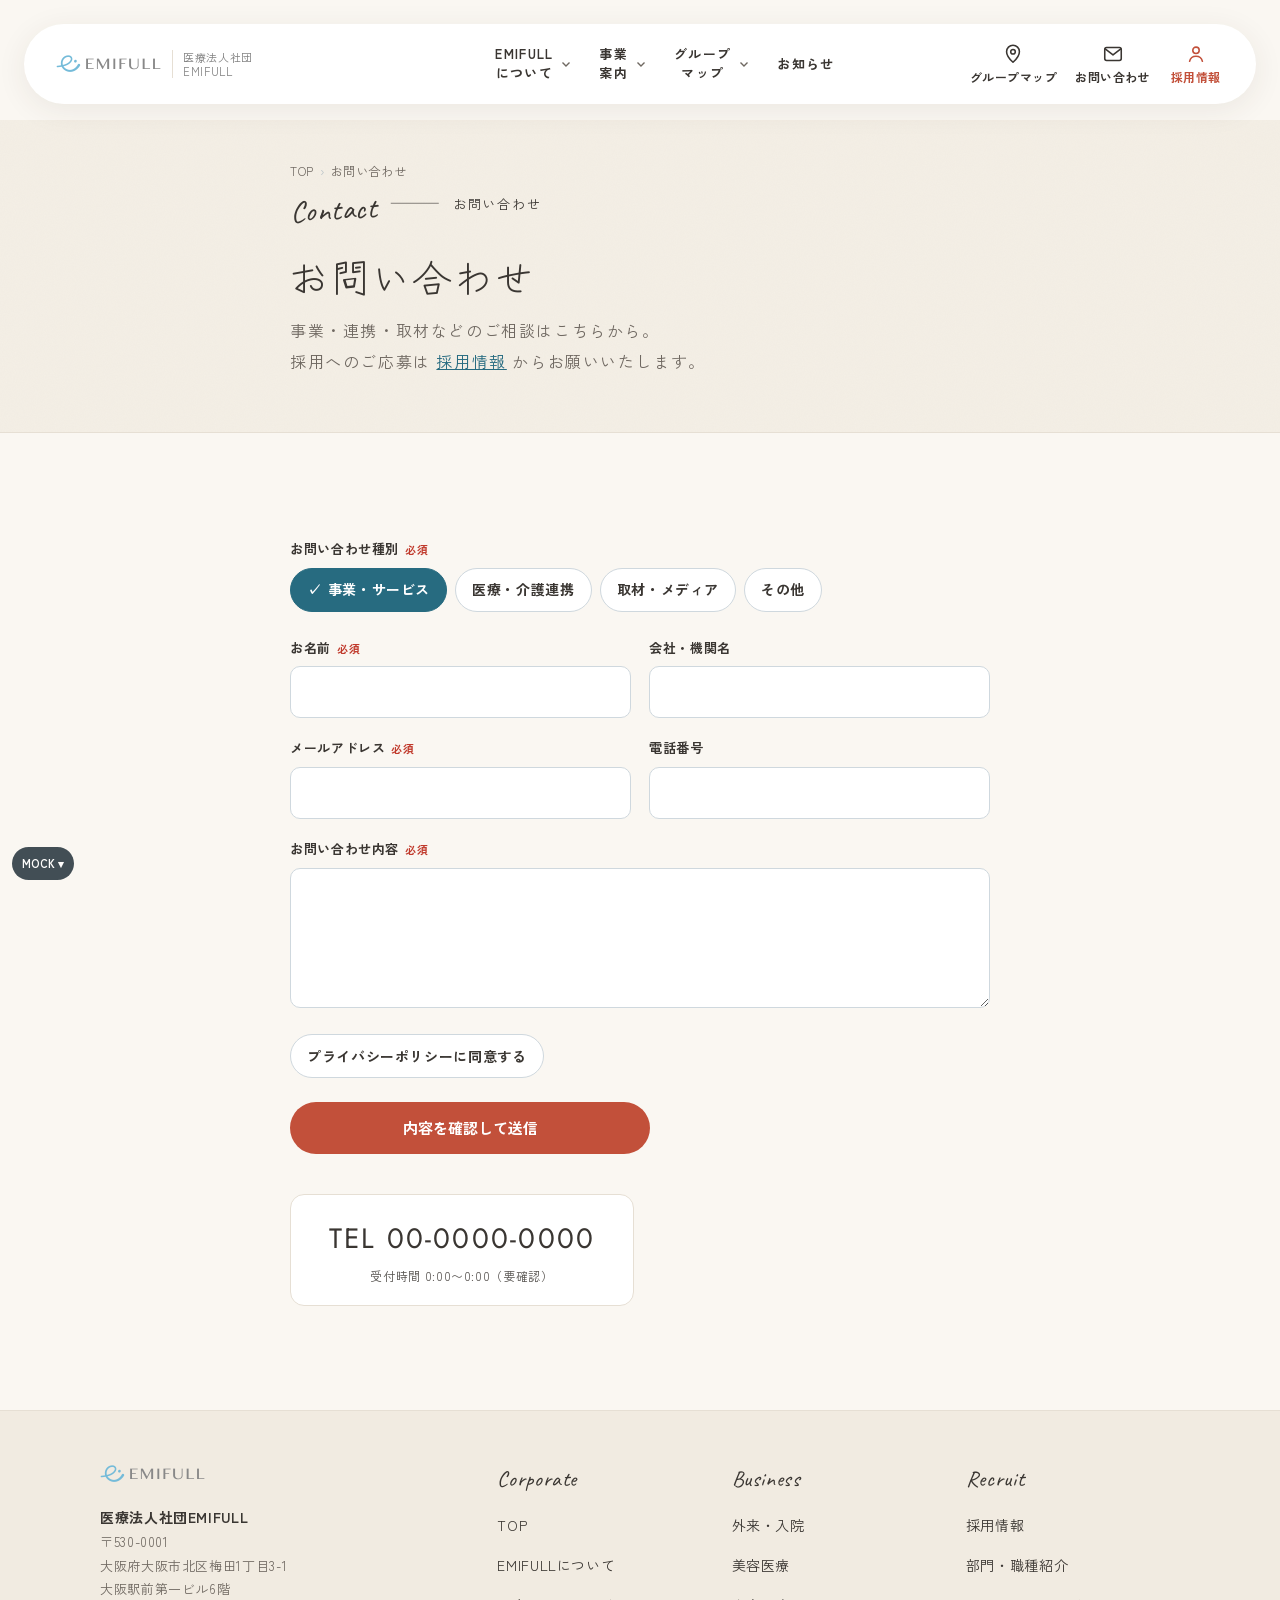
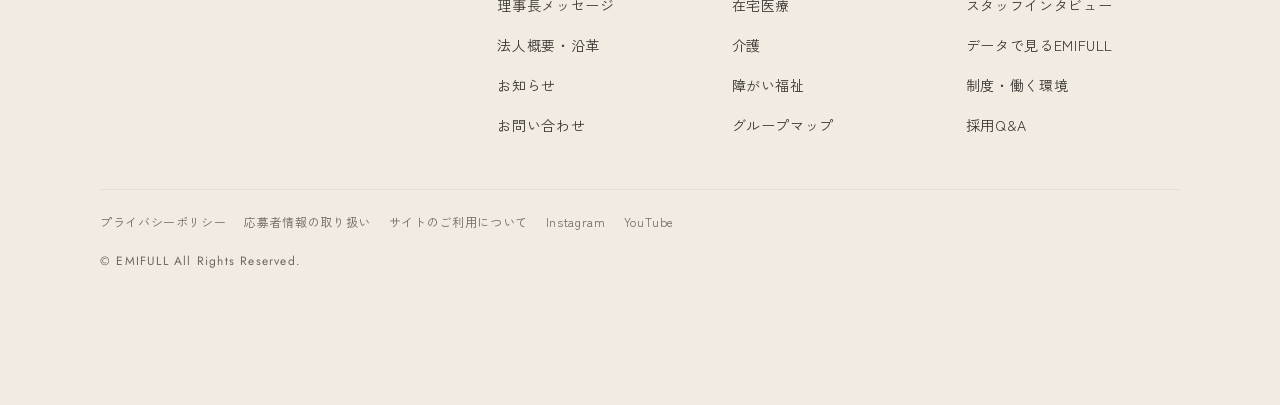
<file: contact.html>
<!doctype html>
<html lang="ja">
<head>
<meta charset="utf-8">
<meta name="viewport" content="width=device-width, initial-scale=1, viewport-fit=cover">
<title>お問い合わせ｜医療法人社団EMIFULL（モック）</title>
<link rel="stylesheet" href="assets/style.css">
</head>
<body data-page="contact" data-site="corp">
<div id="site-header"></div>

<main>
  <div class="page-hero page-hero--band paper">
    <div class="container narrow">
      <nav class="breadcrumb" aria-label="パンくず"><a href="index.html">TOP</a><span>お問い合わせ</span></nav>
      <span class="eyebrow">Contact <small>お問い合わせ</small></span>
      <h1 class="page-title" style="margin-top:18px">お問い合わせ</h1>
      <p class="lead" style="margin-top:10px">事業・連携・取材などのご相談はこちらから。<br>採用へのご応募は <a href="recruit.html" style="color:var(--c-brand-ink)">採用情報</a> からお願いいたします。</p>
    </div>
  </div>

  <section class="section">
    <div class="container narrow">
      <form id="contact-form" class="form-grid" novalidate data-req="M-07 最低限の項目・入力支援・エラー表示／採用応募と混在させない">
        <div class="field"><label>お問い合わせ種別<span class="req">必須</span></label>
          <div class="radio-row chips">
            <label class="chip"><input type="radio" name="kind" value="事業・サービス" checked><span>事業・サービス</span></label>
            <label class="chip"><input type="radio" name="kind" value="医療・介護連携"><span>医療・介護連携</span></label>
            <label class="chip"><input type="radio" name="kind" value="取材・メディア"><span>取材・メディア</span></label>
            <label class="chip"><input type="radio" name="kind" value="その他"><span>その他</span></label>
          </div></div>
        <div class="form-grid form-grid--2">
          <div class="field"><label for="f-name">お名前<span class="req">必須</span></label><input class="input" id="f-name" name="name" autocomplete="name" required><p class="err">お名前を入力してください</p></div>
          <div class="field"><label for="f-org">会社・機関名</label><input class="input" id="f-org" name="org" autocomplete="organization"></div>
          <div class="field"><label for="f-mail">メールアドレス<span class="req">必須</span></label><input class="input" id="f-mail" name="email" type="email" autocomplete="email" inputmode="email" required><p class="err">正しいメールアドレスを入力してください</p></div>
          <div class="field"><label for="f-tel">電話番号</label><input class="input" id="f-tel" name="tel" type="tel" autocomplete="tel" inputmode="tel"></div>
        </div>
        <div class="field"><label for="f-msg">お問い合わせ内容<span class="req">必須</span></label><textarea class="textarea" id="f-msg" name="message" required></textarea><p class="err">内容を入力してください</p></div>
        <div class="field"><label class="chip" style="display:inline-flex"><input type="checkbox" name="agree" required><span>プライバシーポリシーに同意する</span></label><p class="err">同意が必要です</p></div>
        <button class="btn btn--primary btn--block" type="submit" style="max-width:360px">内容を確認して送信</button>
      </form>
      <div class="contact-grid" style="margin-top:40px"><a class="contact-box contact-box--tel" href="tel:0000000000" style="color:var(--c-text);border-color:var(--c-line);background:#fff"><b>TEL 00-0000-0000</b><span>受付時間 0:00〜0:00（要確認）</span></a></div>
    </div>
  </section>
</main>

<div id="site-footer"></div>
<script src="assets/main.js"></script>
</body>
</html>
</file>
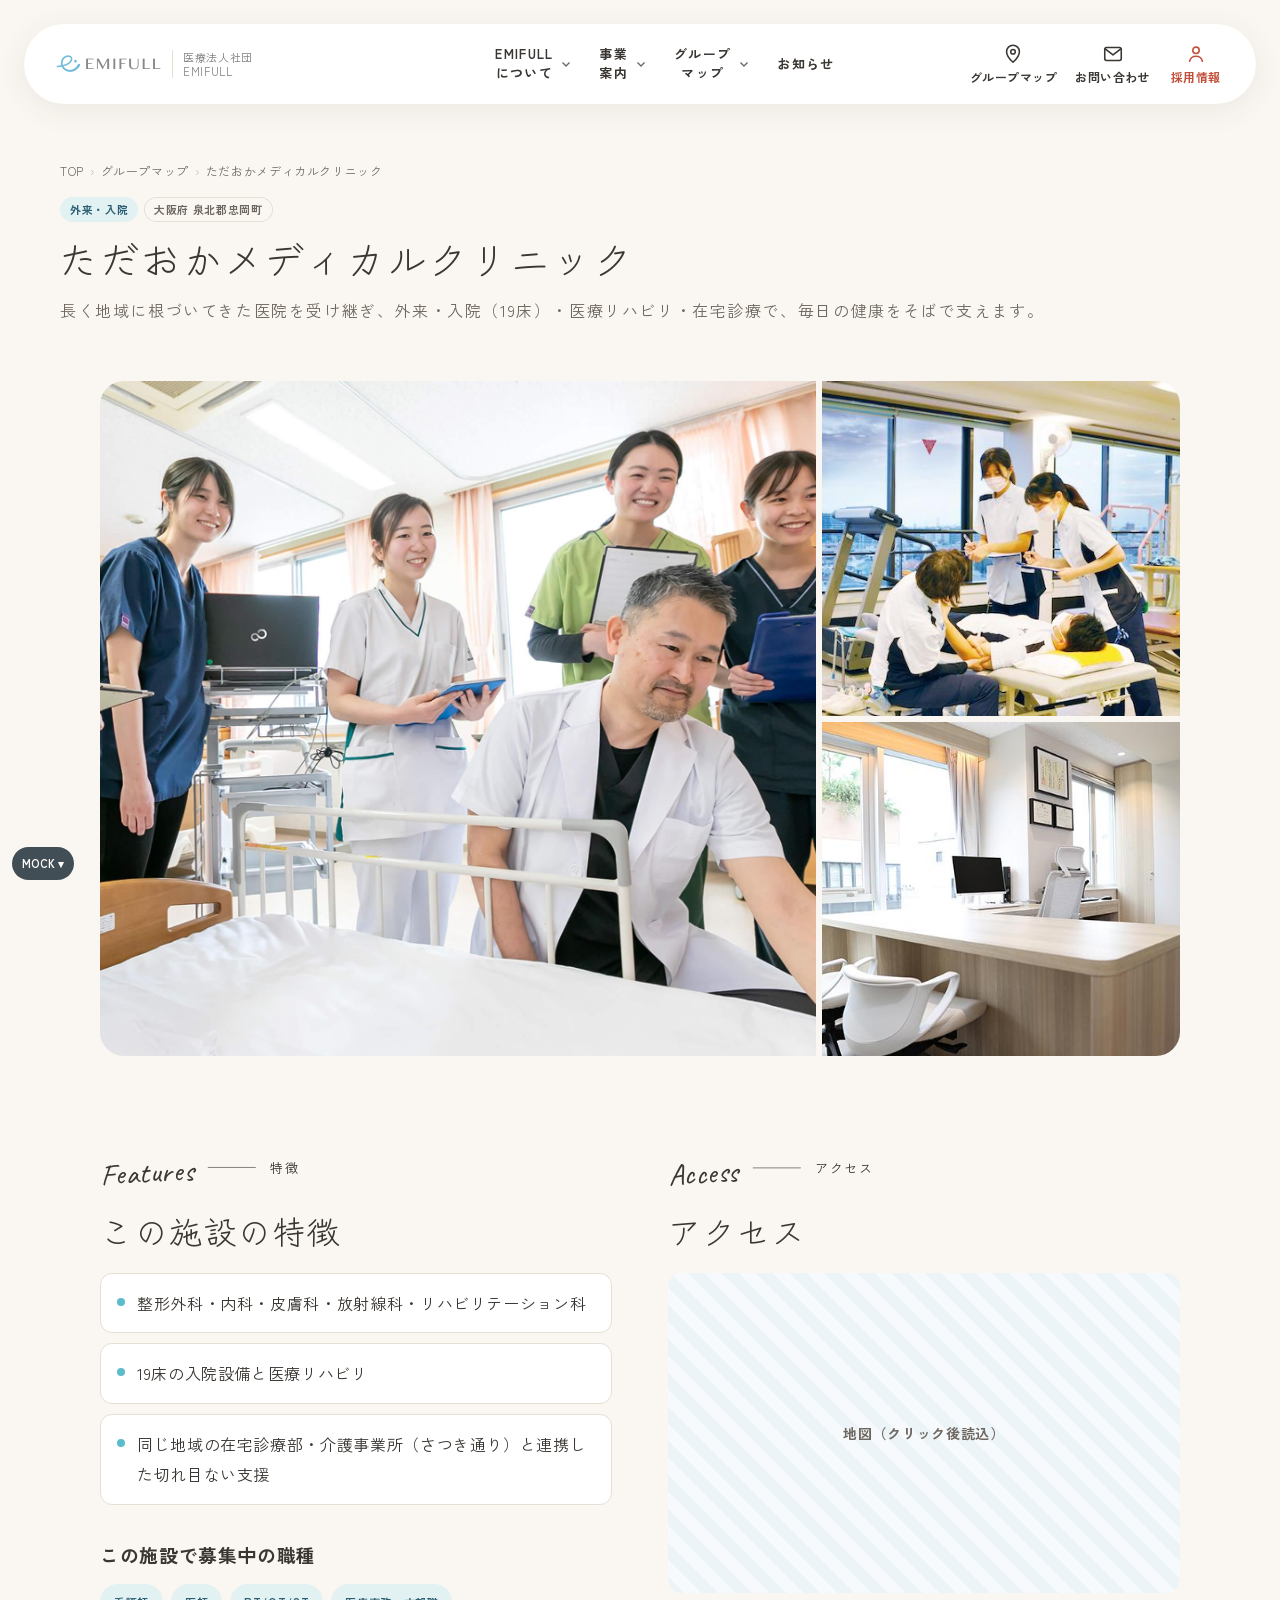
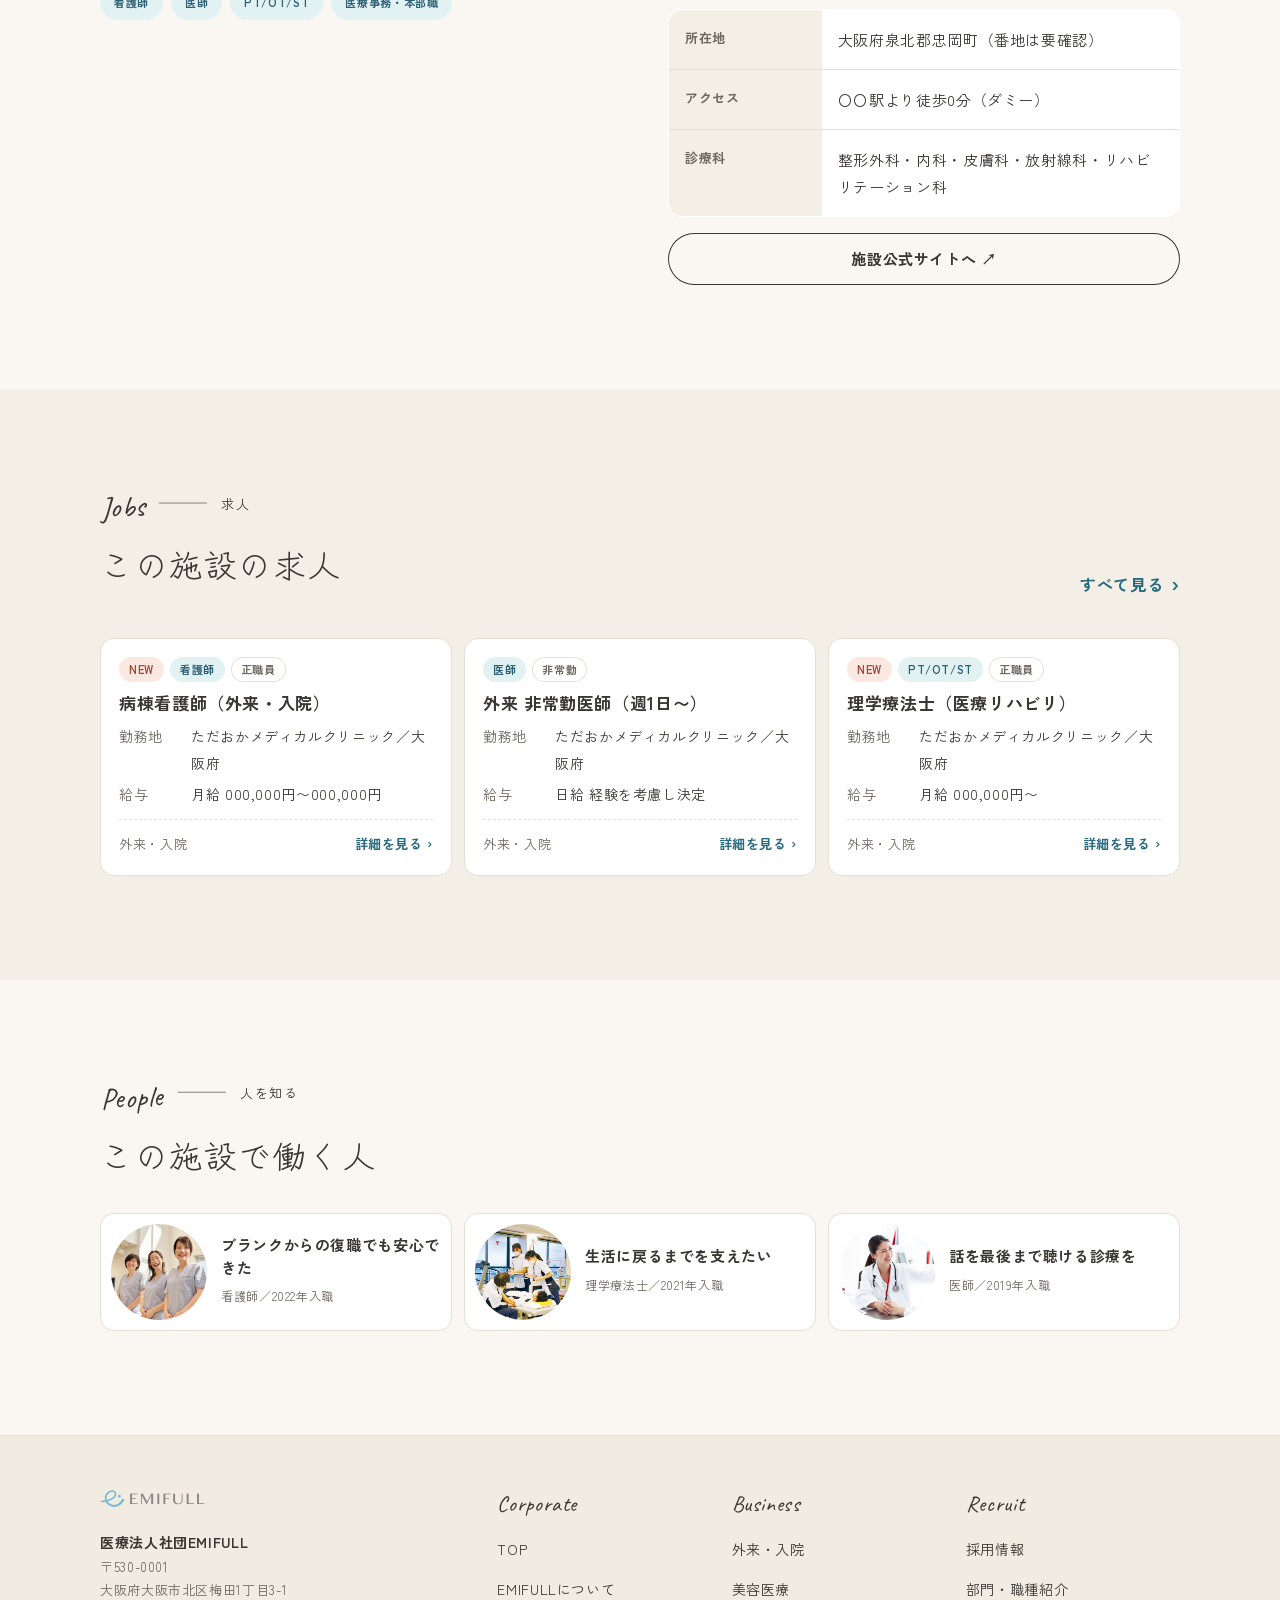
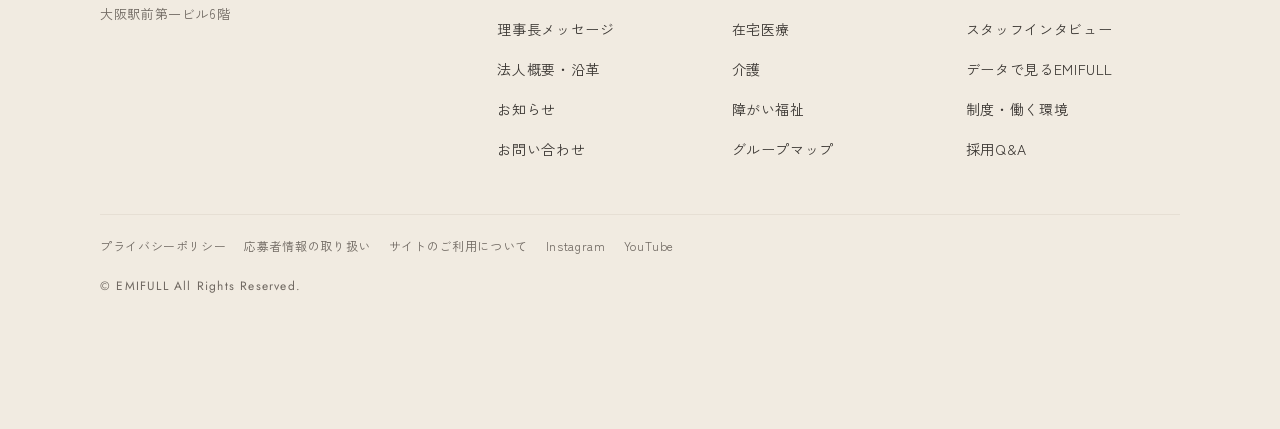
<file: facility.html>
<!doctype html>
<html lang="ja">
<head>
<meta charset="utf-8">
<meta name="viewport" content="width=device-width, initial-scale=1, viewport-fit=cover">
<title>施設詳細｜EMIFULL（モック）</title>
<link rel="stylesheet" href="assets/style.css">
</head>
<body data-page="facility" data-site="corp">
<div id="site-header"></div>

<main>
  <div class="container page-hero">
    <nav class="breadcrumb" aria-label="パンくず"><a href="index.html">TOP</a><a href="business.html#locations">グループマップ</a><span>ただおかメディカルクリニック</span></nav>
    <div class="job-card__tags"><span class="tag">外来・入院</span><span class="tag tag--line">大阪府 泉北郡忠岡町</span></div>
    <h1 class="page-title">ただおかメディカルクリニック</h1>
    <p class="lead" style="margin-top:8px">長く地域に根づいてきた医院を受け継ぎ、外来・入院（19床）・医療リハビリ・在宅診療で、毎日の健康をそばで支えます。</p>
  </div>

  <div class="container">
    <div class="gallery" data-req="実施設の写真のみ使用（別施設の流用禁止）">
      <img src="img/ward-team.jpg" alt="病棟での多職種チーム">
      <img src="img/rehab-pt.jpg" alt="リハビリ室" loading="lazy">
      <img src="img/consult-room.jpg" alt="診察室" loading="lazy">
    </div>
  </div>

  <section class="section">
    <div class="container two-col">
      <div>
        <span class="eyebrow">Features <small>特徴</small></span><h2 class="h-sec">この施設の特徴</h2>
        <ul class="feature-list">
          <li>整形外科・内科・皮膚科・放射線科・リハビリテーション科</li>
          <li>19床の入院設備と医療リハビリ</li>
          <li>同じ地域の在宅診療部・介護事業所（さつき通り）と連携した切れ目ない支援</li>
        </ul>
        <h3 style="margin:32px 0 12px">この施設で募集中の職種</h3>
        <div class="chips"><a class="tag" style="min-height:36px;display:inline-flex;align-items:center;padding:0 14px;text-decoration:none" href="jobs.html?type=看護師&fac=central">看護師</a><a class="tag" style="min-height:36px;display:inline-flex;align-items:center;padding:0 14px;text-decoration:none" href="jobs.html?type=医師&fac=central">医師</a><a class="tag" style="min-height:36px;display:inline-flex;align-items:center;padding:0 14px;text-decoration:none" href="jobs.html?type=PT/OT/ST&fac=central">PT/OT/ST</a><a class="tag" style="min-height:36px;display:inline-flex;align-items:center;padding:0 14px;text-decoration:none" href="jobs.html?type=医療事務・本部職&fac=central">医療事務・本部職</a></div>
      </div>
      <div>
        <span class="eyebrow">Access <small>アクセス</small></span><h2 class="h-sec">アクセス</h2>
        <div class="map">地図（クリック後読込）</div>
        <table class="spec" style="margin-top:16px">
          <tr><th>所在地</th><td>大阪府泉北郡忠岡町（番地は要確認）</td></tr>
          <tr><th>アクセス</th><td>〇〇駅より徒歩0分（ダミー）</td></tr>
          <tr><th>診療科</th><td>整形外科・内科・皮膚科・放射線科・リハビリテーション科</td></tr>
        </table>
        <a class="btn btn--ghost btn--block" href="#" style="margin-top:16px">施設公式サイトへ ↗</a>
      </div>
    </div>
  </section>

  <section class="section section--tint">
    <div class="container">
      <div class="sec-head sec-head--row"><div><span class="eyebrow">Jobs <small>求人</small></span><h2 class="h-sec">この施設の求人</h2></div><a class="link-more" href="jobs.html?fac=central">すべて見る</a></div>
      <div class="job-list" data-latest-jobs="3" data-filter-type="central" data-req="facility_to_job_click 計測"></div>
    </div>
  </section>

  <section class="section">
    <div class="container">
      <div class="sec-head"><span class="eyebrow">People <small>人を知る</small></span><h2 class="h-sec">この施設で働く人</h2></div>
      <div class="people-grid" style="display:grid;gap:12px">
        <a class="person-card" href="interview.html"><img src="img/nurses-three.jpg" alt="" style="object-position:85% 30%"><div><b>ブランクからの復職でも安心できた</b><span>看護師／2022年入職</span></div></a>
        <a class="person-card" href="interview.html"><img src="img/rehab-pt.jpg" alt="" style="object-position:60% 30%"><div><b>生活に戻るまでを支えたい</b><span>理学療法士／2021年入職</span></div></a>
        <a class="person-card" href="interview.html"><img src="img/doctor-smile.jpg" alt="" style="object-position:38% 30%"><div><b>話を最後まで聴ける診療を</b><span>医師／2019年入職</span></div></a>
      </div>
    </div>
  </section>
</main>

<div id="site-footer"></div>
<script src="assets/main.js"></script>
</body>
</html>
</file>
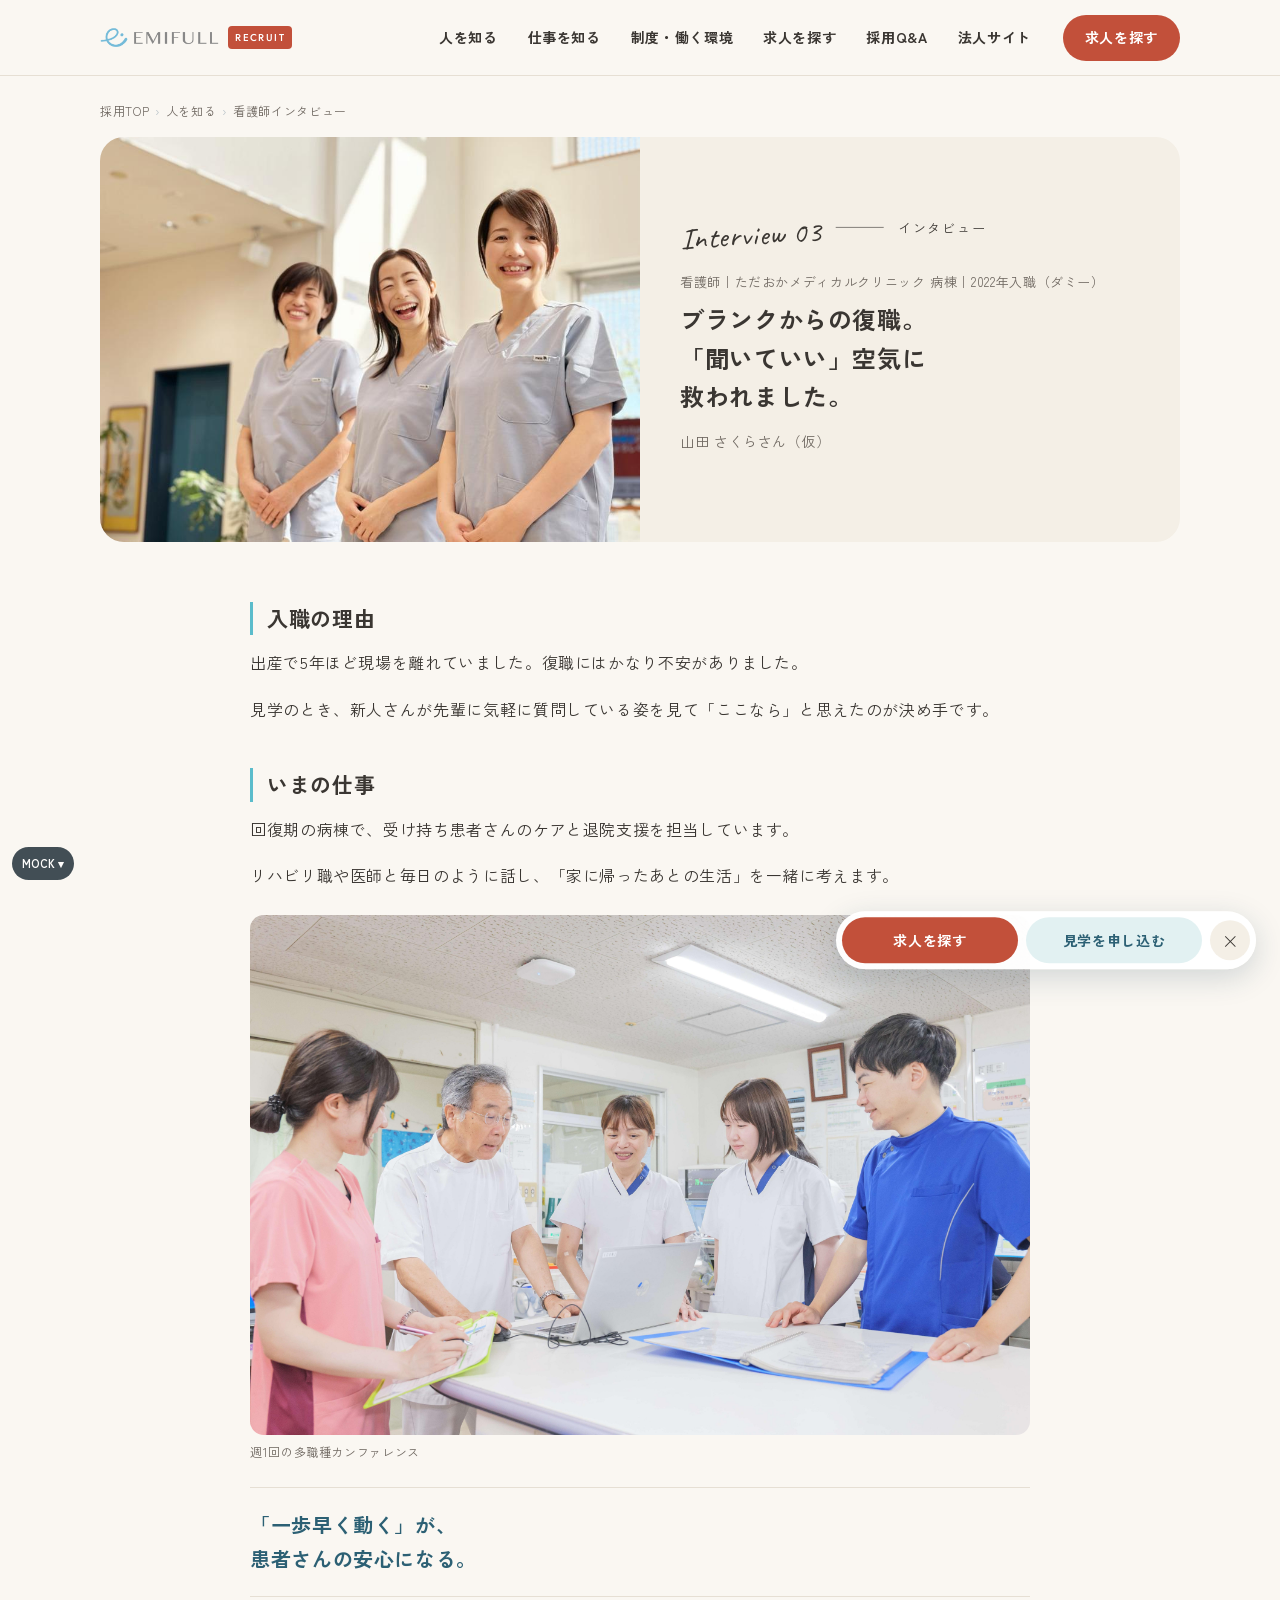
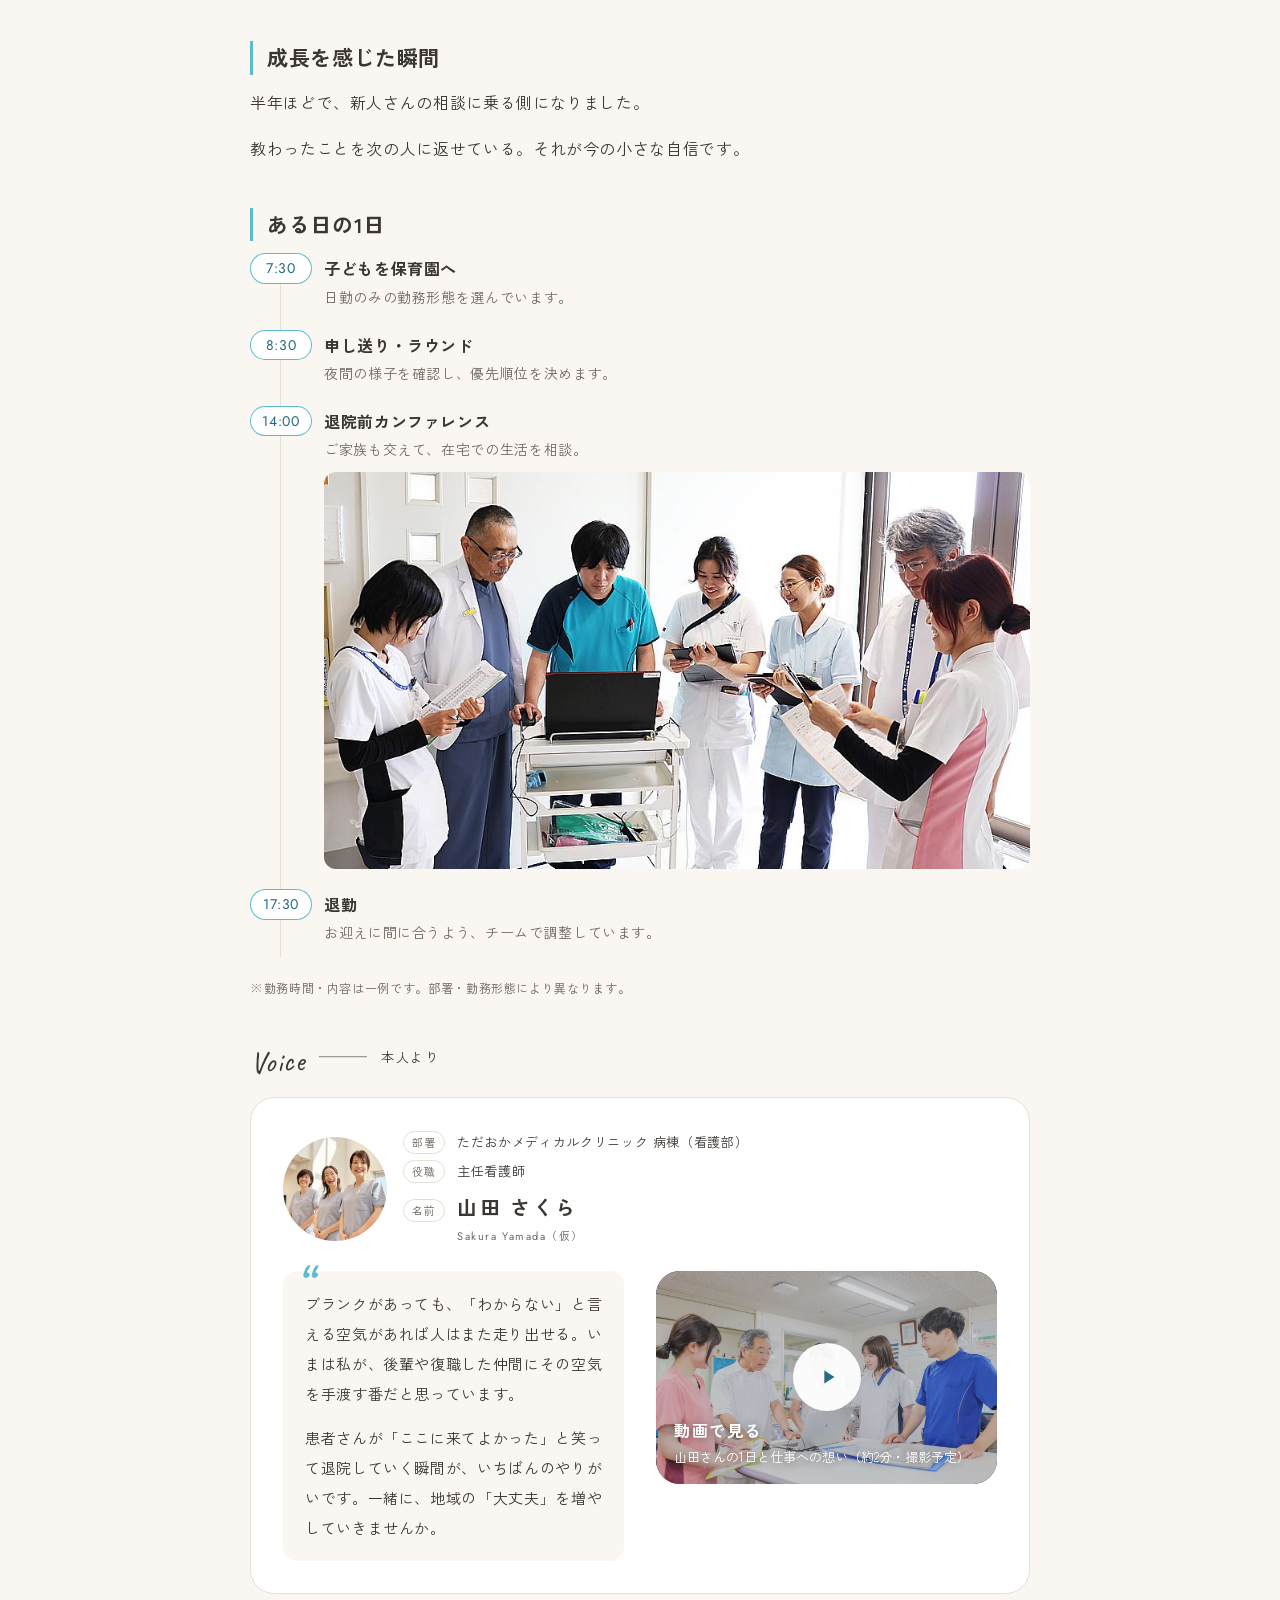
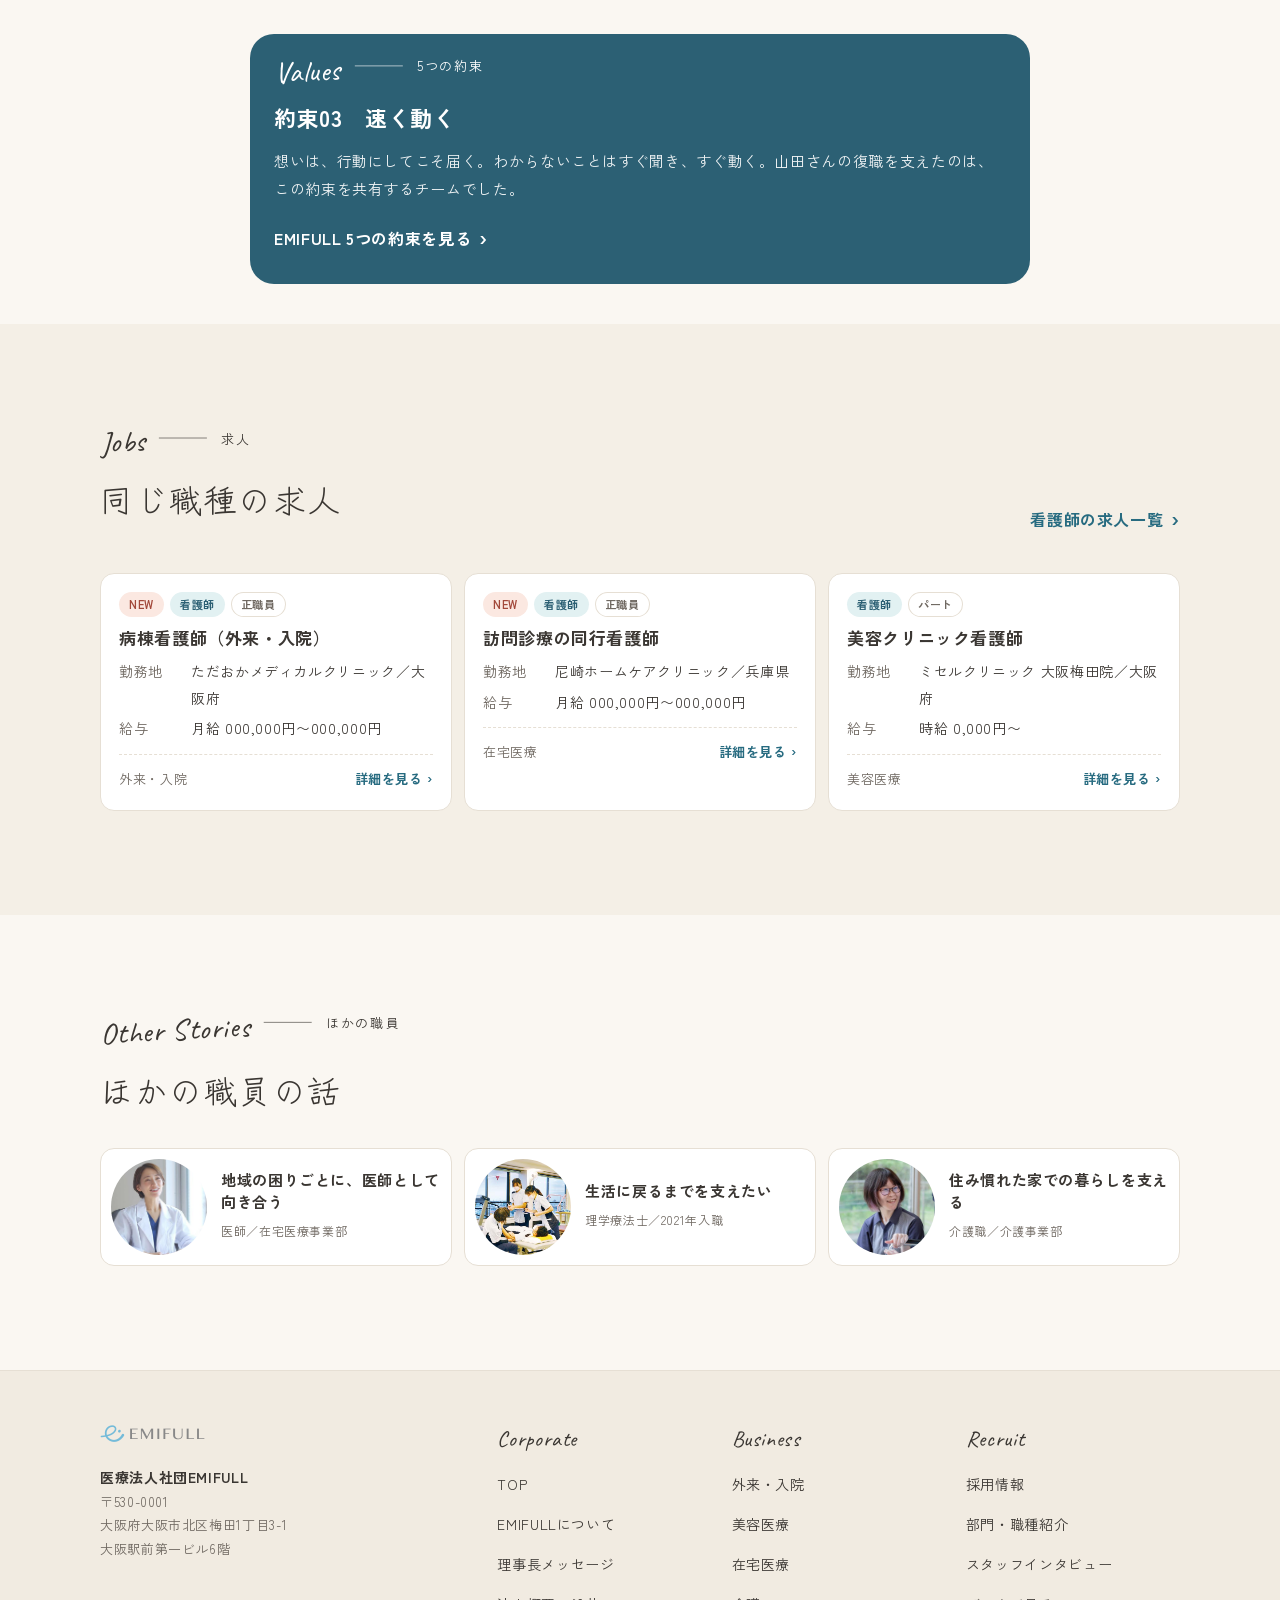
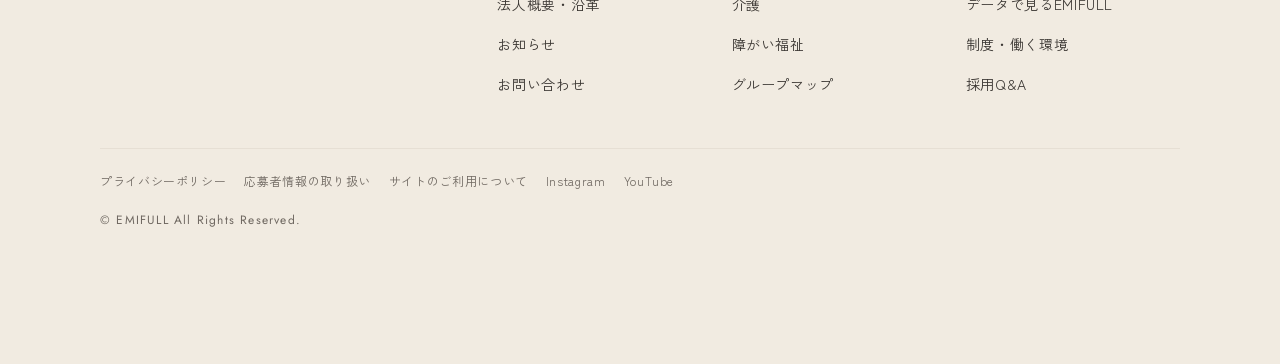
<file: interview.html>
<!doctype html>
<html lang="ja">
<head>
<meta charset="utf-8">
<meta name="viewport" content="width=device-width, initial-scale=1, viewport-fit=cover">
<title>職員インタビュー｜EMIFULL 採用（モック）</title>
<link rel="stylesheet" href="assets/style.css">
</head>
<body data-page="interview" data-site="recruit">
<div id="site-header"></div>

<main>
  <div class="container" style="padding-top:24px">
    <nav class="breadcrumb" aria-label="パンくず"><a href="recruit.html">採用TOP</a><a href="recruit.html#people">人を知る</a><span>看護師インタビュー</span></nav>
    <article>
      <header class="profile" data-req="顔写真／職種・所属を大きく">
        <div class="profile__img"><img src="img/nurses-three.jpg" alt="インタビューに答える看護師" style="object-position:88% 25%"></div>
        <div class="profile__body">
          <span class="eyebrow">Interview 03 <small>インタビュー</small></span>
          <p class="role" style="margin:12px 0 0">看護師｜ただおかメディカルクリニック 病棟｜2022年入職（ダミー）</p>
          <h1>ブランクからの復職。<br>「聞いていい」空気に<br>救われました。</h1>
          <p style="margin:0;color:var(--c-muted);font-size:14px">山田 さくらさん（仮）</p>
        </div>
      </header>

      <div class="narrow prose" style="margin:0 auto;padding:16px 0 0" data-req="M-06 短い段落＋見出しで区切る">
        <h2>入職の理由</h2>
        <p>出産で5年ほど現場を離れていました。復職にはかなり不安がありました。</p>
        <p>見学のとき、新人さんが先輩に気軽に質問している姿を見て「ここなら」と思えたのが決め手です。</p>

        <h2>いまの仕事</h2>
        <p>回復期の病棟で、受け持ち患者さんのケアと退院支援を担当しています。</p>
        <p>リハビリ職や医師と毎日のように話し、「家に帰ったあとの生活」を一緒に考えます。</p>
        <figure><img src="img/station-team.jpg" alt="ナースステーションでの多職種の打ち合わせ" loading="lazy"><figcaption>週1回の多職種カンファレンス</figcaption></figure>

        <p class="quote">「一歩早く動く」が、<br>患者さんの安心になる。</p>

        <h2>成長を感じた瞬間</h2>
        <p>半年ほどで、新人さんの相談に乗る側になりました。</p>
        <p>教わったことを次の人に返せている。それが今の小さな自信です。</p>

        <h2>ある日の1日</h2>
      </div>
      <div class="narrow" style="margin:0 auto">
        <ol class="timeline">
          <li><time>7:30</time><div><b>子どもを保育園へ</b><p>日勤のみの勤務形態を選んでいます。</p></div></li>
          <li><time>8:30</time><div><b>申し送り・ラウンド</b><p>夜間の様子を確認し、優先順位を決めます。</p></div></li>
          <li><time>14:00</time><div><b>退院前カンファレンス</b><p>ご家族も交えて、在宅での生活を相談。</p><div class="tl-img"><img src="img/team-laptop.jpg" alt="" loading="lazy"></div></div></li>
          <li><time>17:30</time><div><b>退勤</b><p>お迎えに間に合うよう、チームで調整しています。</p></div></li>
        </ol>
        <p class="sample-note">※勤務時間・内容は一例です。部署・勤務形態により異なります。</p>

        <section class="voice" aria-labelledby="voice-name" data-req="本人プロフィール＋コメント＋動画（内容は仮）">
          <span class="eyebrow">Voice <small>本人より</small></span>
          <div class="voice__card">
            <div class="voice__who">
              <img class="voice__photo" src="img/nurses-three.jpg" alt="" style="object-position:88% 22%">
              <dl class="voice__meta">
                <dt>部署</dt><dd>ただおかメディカルクリニック 病棟（看護部）</dd>
                <dt>役職</dt><dd>主任看護師</dd>
                <dt>名前</dt><dd id="voice-name" class="voice__name">山田 さくら<small>Sakura Yamada（仮）</small></dd>
              </dl>
            </div>
            <blockquote class="voice__comment">
              <p>ブランクがあっても、「わからない」と言える空気があれば人はまた走り出せる。いまは私が、後輩や復職した仲間にその空気を手渡す番だと思っています。</p>
              <p>患者さんが「ここに来てよかった」と笑って退院していく瞬間が、いちばんのやりがいです。一緒に、地域の「大丈夫」を増やしていきませんか。</p>
            </blockquote>
            <button class="ceo-video voice__video" type="button" aria-label="山田 さくらさんのインタビュー動画を再生">
              <img src="img/station-team.jpg" alt="" loading="lazy">
              <span class="play"><svg viewBox="0 0 24 24" fill="currentColor"><path d="M8 5v14l11-7z"/></svg></span>
              <span class="ceo-video__cap"><b>動画で見る</b>山田さんの1日と仕事への想い（約2分・撮影予定）</span>
            </button>
          </div>
        </section>

        <aside class="value-link" data-req="記事末尾でValueとの関係を示す">
          <span class="eyebrow">Values <small>5つの約束</small></span>
          <h3>約束03　速く動く</h3>
          <p>想いは、行動にしてこそ届く。わからないことはすぐ聞き、すぐ動く。山田さんの復職を支えたのは、この約束を共有するチームでした。</p>
          <a class="link-more" href="about.html#pmvv">EMIFULL 5つの約束を見る</a>
        </aside>
      </div>
    </article>
  </div>

  <section class="section section--tint">
    <div class="container">
      <div class="sec-head sec-head--row"><div><span class="eyebrow">Jobs <small>求人</small></span><h2 class="h-sec">同じ職種の求人</h2></div><a class="link-more" href="jobs.html?type=看護師">看護師の求人一覧</a></div>
      <div class="job-list" data-latest-jobs="3" data-filter-type="看護師" data-req="職種・施設で関連求人を自動表示"></div>
    </div>
  </section>

  <section class="section">
    <div class="container">
      <div class="sec-head"><span class="eyebrow">Other Stories <small>ほかの職員</small></span><h2 class="h-sec">ほかの職員の話</h2></div>
      <div class="people-grid" style="display:grid;gap:12px">
        <a class="person-card" href="#"><img src="img/doctor-consult.jpg" alt="" style="object-position:42% 30%"><div><b>地域の困りごとに、医師として向き合う</b><span>医師／在宅医療事業部</span></div></a>
        <a class="person-card" href="#"><img src="img/rehab-pt.jpg" alt="" style="object-position:60% 30%"><div><b>生活に戻るまでを支えたい</b><span>理学療法士／2021年入職</span></div></a>
        <a class="person-card" href="#"><img src="img/care-staff.jpg" alt="" style="object-position:45% 30%"><div><b>住み慣れた家での暮らしを支える</b><span>介護職／介護事業部</span></div></a>
      </div>
    </div>
  </section>
</main>

<div id="site-footer"></div>
<script src="assets/main.js"></script>
</body>
</html>
</file>
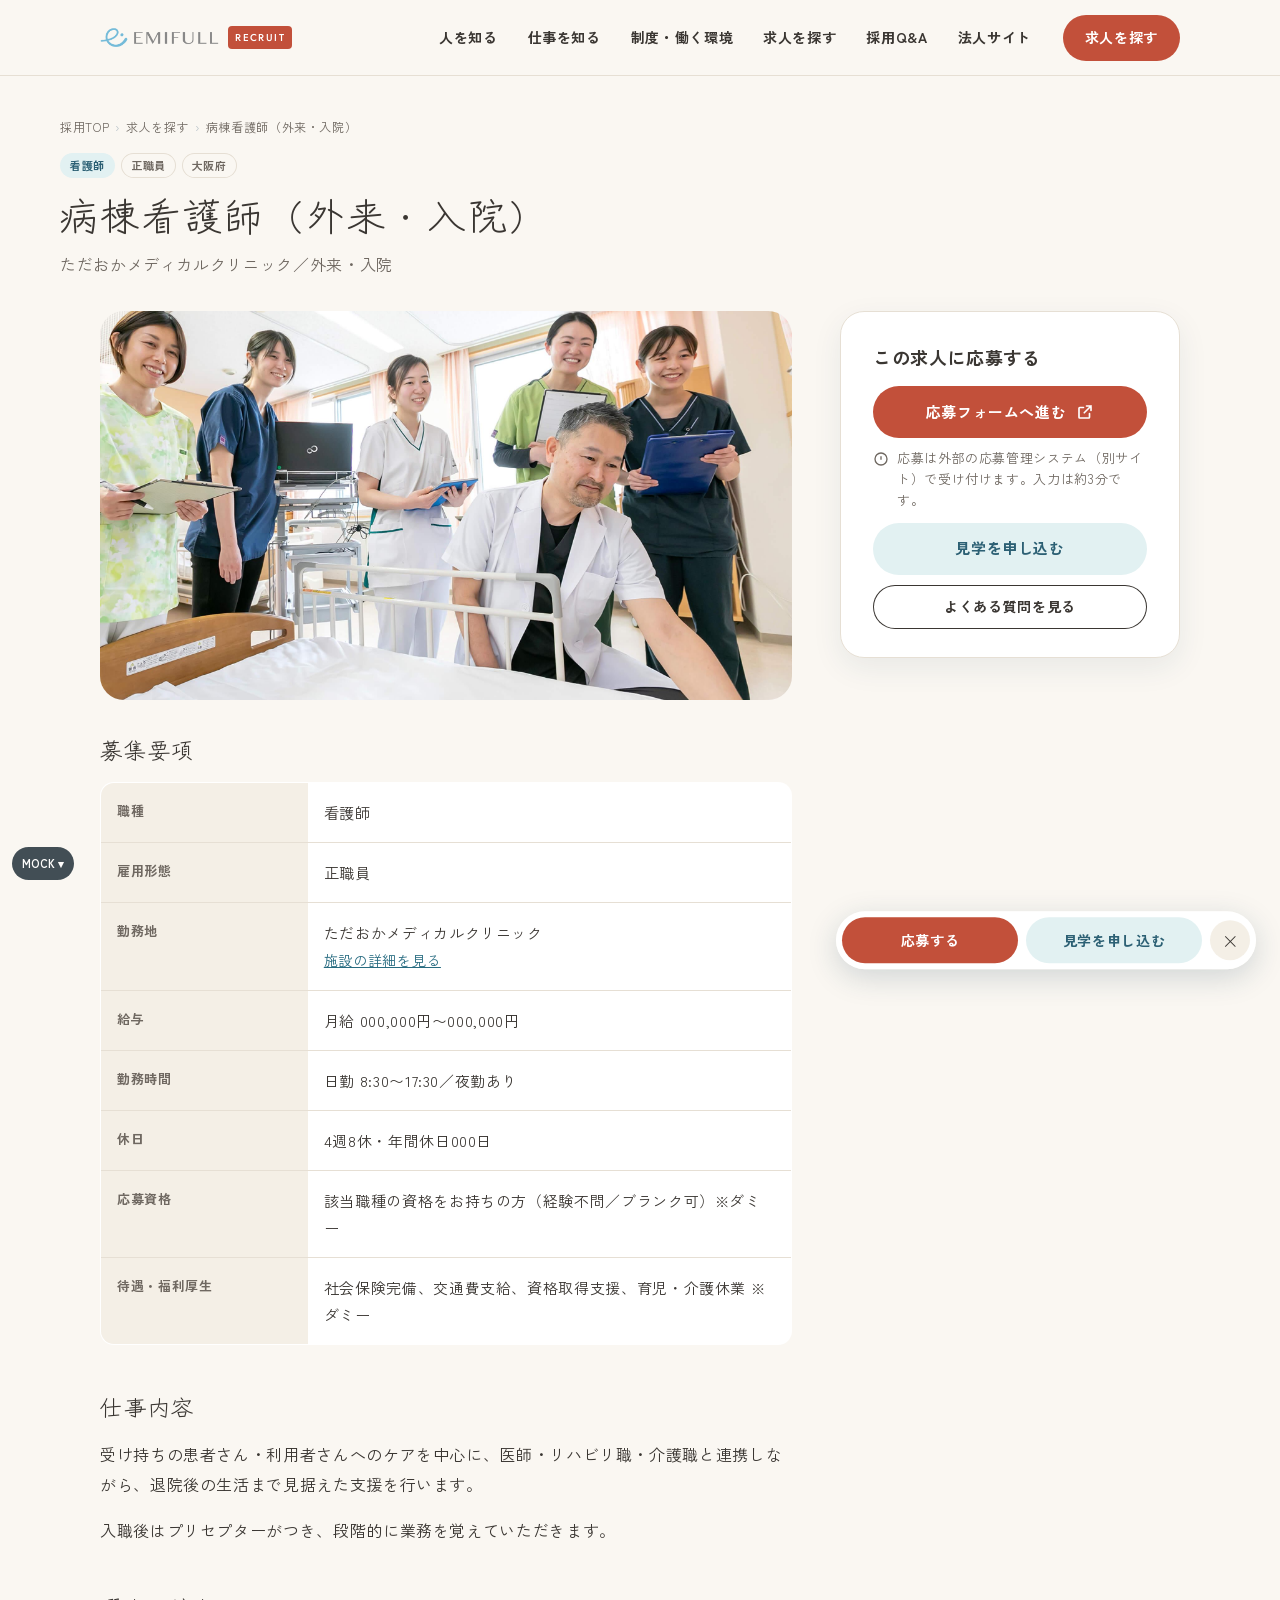
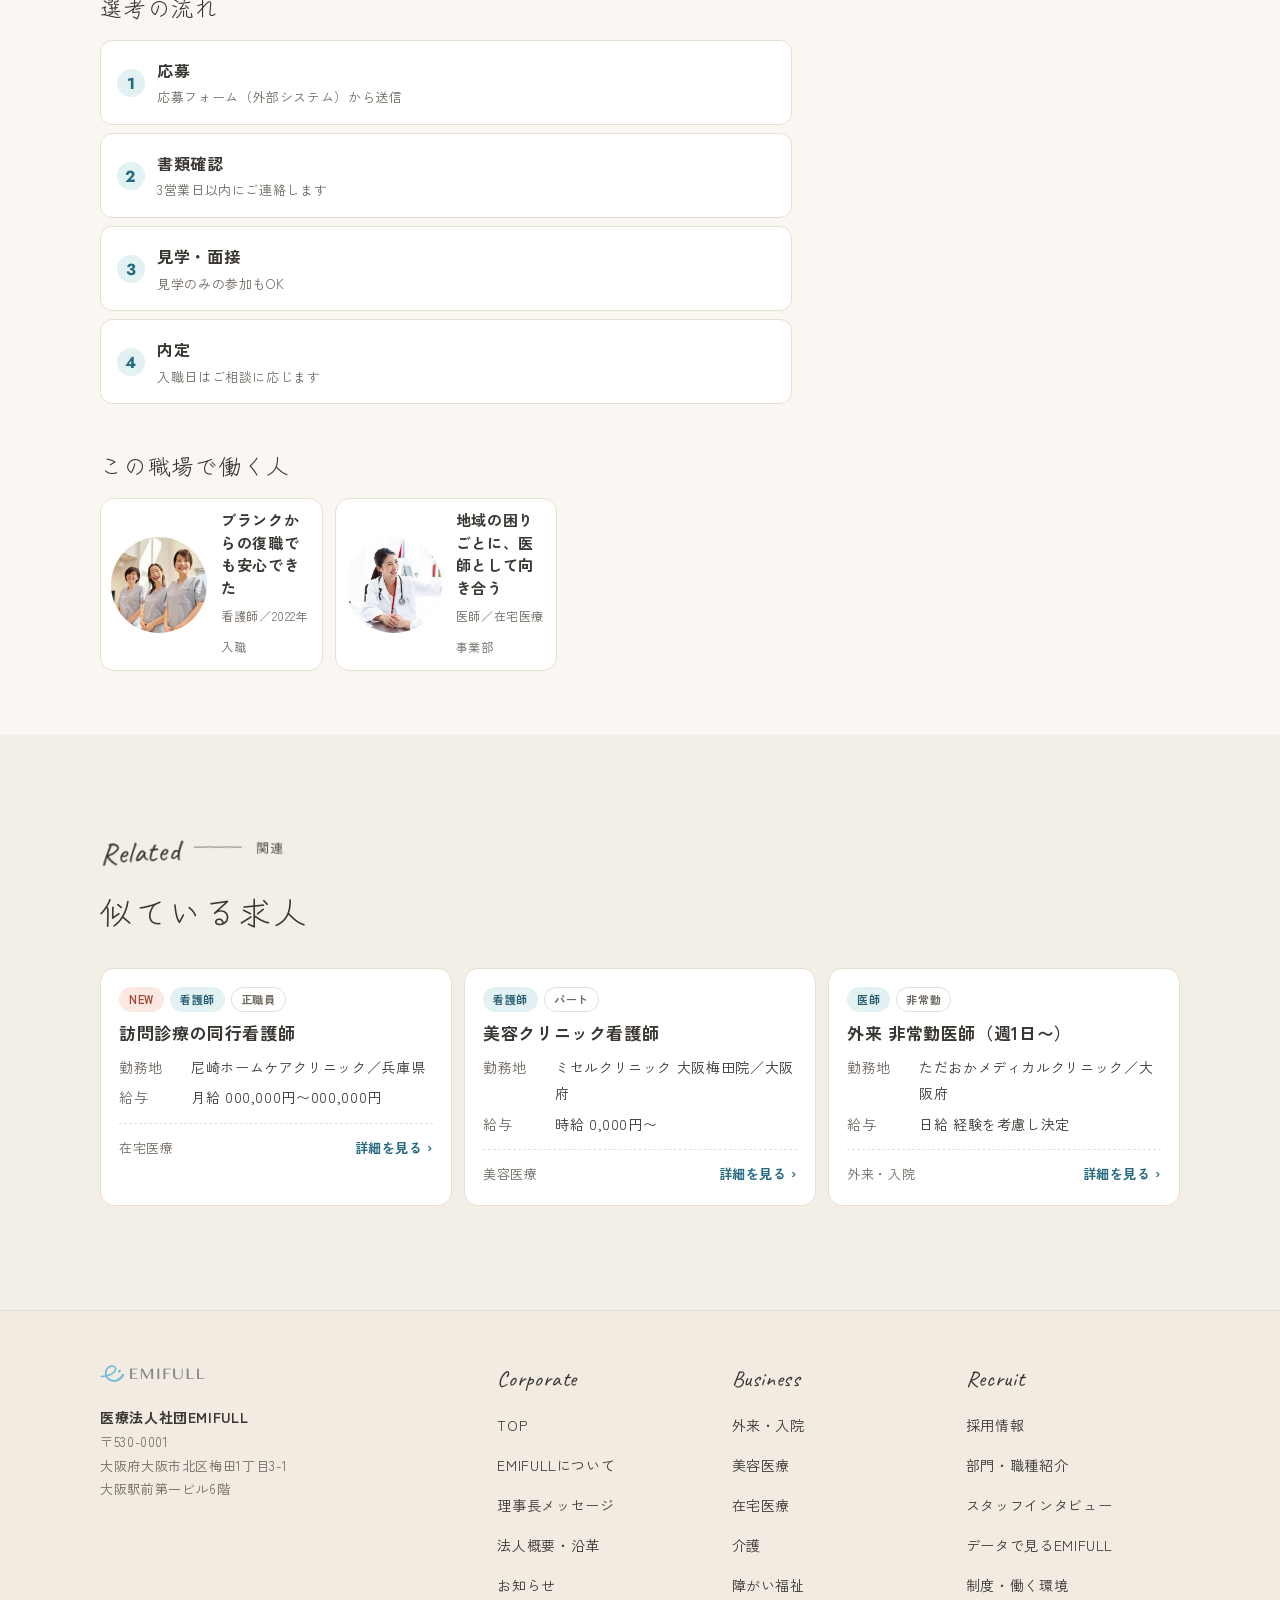
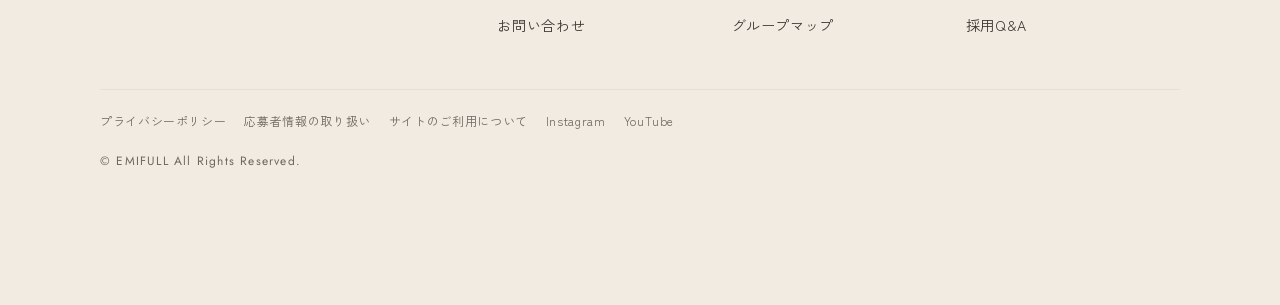
<file: job.html>
<!doctype html>
<html lang="ja">
<head>
<meta charset="utf-8">
<meta name="viewport" content="width=device-width, initial-scale=1, viewport-fit=cover">
<title>求人詳細｜EMIFULL 採用（モック）</title>
<link rel="stylesheet" href="assets/style.css">
</head>
<body data-page="job" data-site="recruit">
<div id="site-header"></div>

<main>
  <div class="container page-hero">
    <nav class="breadcrumb" aria-label="パンくず"><a href="recruit.html">採用TOP</a><a href="jobs.html">求人を探す</a><span data-job="title"></span></nav>
    <div class="job-card__tags"><span class="tag" data-job="type"></span><span class="tag tag--line" data-job="emp"></span><span class="tag tag--line" data-job="area"></span></div>
    <h1 class="page-title" data-job="title"></h1>
    <p style="margin:6px 0 0;color:var(--c-muted)"><span data-job="facName"></span>／<span data-job="biz"></span></p>
  </div>

  <div class="container detail-layout" style="padding-bottom:64px">
    <div>
      <figure class="pmvv-photo" style="aspect-ratio:16/9;margin-bottom:32px"><img data-job-img src="img/ward-team.jpg" alt="職場の様子"></figure>

      <h2 class="h-sec" style="font-size:22px">募集要項</h2>
      <table class="spec" data-req="労働条件は実際の募集条件と一致させる（ATS正本）">
        <tr><th>職種</th><td data-job="type"></td></tr>
        <tr><th>雇用形態</th><td data-job="emp"></td></tr>
        <tr><th>勤務地</th><td><span data-job="facName"></span><br><a href="facility.html" style="font-size:14px;color:var(--c-brand-ink)">施設の詳細を見る</a></td></tr>
        <tr><th>給与</th><td data-job="salary"></td></tr>
        <tr><th>勤務時間</th><td data-job="hours"></td></tr>
        <tr><th>休日</th><td data-job="holiday"></td></tr>
        <tr><th>応募資格</th><td>該当職種の資格をお持ちの方（経験不問／ブランク可）※ダミー</td></tr>
        <tr><th>待遇・福利厚生</th><td>社会保険完備、交通費支給、資格取得支援、育児・介護休業 ※ダミー</td></tr>
      </table>

      <h2 class="h-sec" style="font-size:22px;margin-top:44px">仕事内容</h2>
      <p>受け持ちの患者さん・利用者さんへのケアを中心に、医師・リハビリ職・介護職と連携しながら、退院後の生活まで見据えた支援を行います。</p>
      <p>入職後はプリセプターがつき、段階的に業務を覚えていただきます。</p>

      <h2 class="h-sec" style="font-size:22px;margin-top:44px">選考の流れ</h2>
      <ol class="steps">
        <li>応募<small>応募フォーム（外部システム）から送信</small></li>
        <li>書類確認<small>3営業日以内にご連絡します</small></li>
        <li>見学・面接<small>見学のみの参加もOK</small></li>
        <li>内定<small>入職日はご相談に応じます</small></li>
      </ol>

      <h2 class="h-sec" style="font-size:22px;margin-top:44px">この職場で働く人</h2>
      <div class="people-grid" style="display:grid;gap:12px">
        <a class="person-card" href="interview.html"><img src="img/nurses-three.jpg" alt="" style="object-position:85% 30%"><div><b>ブランクからの復職でも安心できた</b><span>看護師／2022年入職</span></div></a>
        <a class="person-card" href="interview.html"><img src="img/doctor-smile.jpg" alt="" style="object-position:38% 30%"><div><b>地域の困りごとに、医師として向き合う</b><span>医師／在宅医療事業部</span></div></a>
      </div>
    </div>

    <aside class="detail-aside" id="apply">
      <div class="quick__card" data-req="M-09 外部応募システムへの遷移を明示 / apply_click計測">
        <p class="quick__title" style="margin-bottom:12px">この求人に応募する</p>
        <a class="btn btn--primary btn--block" href="#" onclick="alert('（モック）外部応募システムへ遷移します');return false;">応募フォームへ進む
          <svg class="arrow" viewBox="0 0 24 24" fill="none" stroke="currentColor" stroke-width="2.2" stroke-linecap="round"><path d="M14 4h6v6M20 4l-9 9M18 14v5a1 1 0 01-1 1H5a1 1 0 01-1-1V7a1 1 0 011-1h5"/></svg></a>
        <p class="ext-note"><svg viewBox="0 0 24 24" fill="none" stroke="currentColor" stroke-width="2"><circle cx="12" cy="12" r="9"/><path d="M12 8v5M12 16h.01"/></svg>応募は外部の応募管理システム（別サイト）で受け付けます。入力は約3分です。</p>
        <a class="btn btn--secondary btn--block" href="#" style="margin-top:12px">見学を申し込む</a>
        <a class="btn btn--ghost btn--block" href="recruit.html#faq" style="margin-top:10px;min-height:44px;font-size:14px">よくある質問を見る</a>
      </div>
    </aside>
  </div>

  <section class="section section--tint">
    <div class="container">
      <div class="sec-head"><span class="eyebrow">Related <small>関連</small></span><h2 class="h-sec">似ている求人</h2></div>
      <div class="job-list" id="related-jobs"></div>
    </div>
  </section>
</main>

<div id="site-footer"></div>
<script src="assets/main.js"></script>
</body>
</html>
</file>
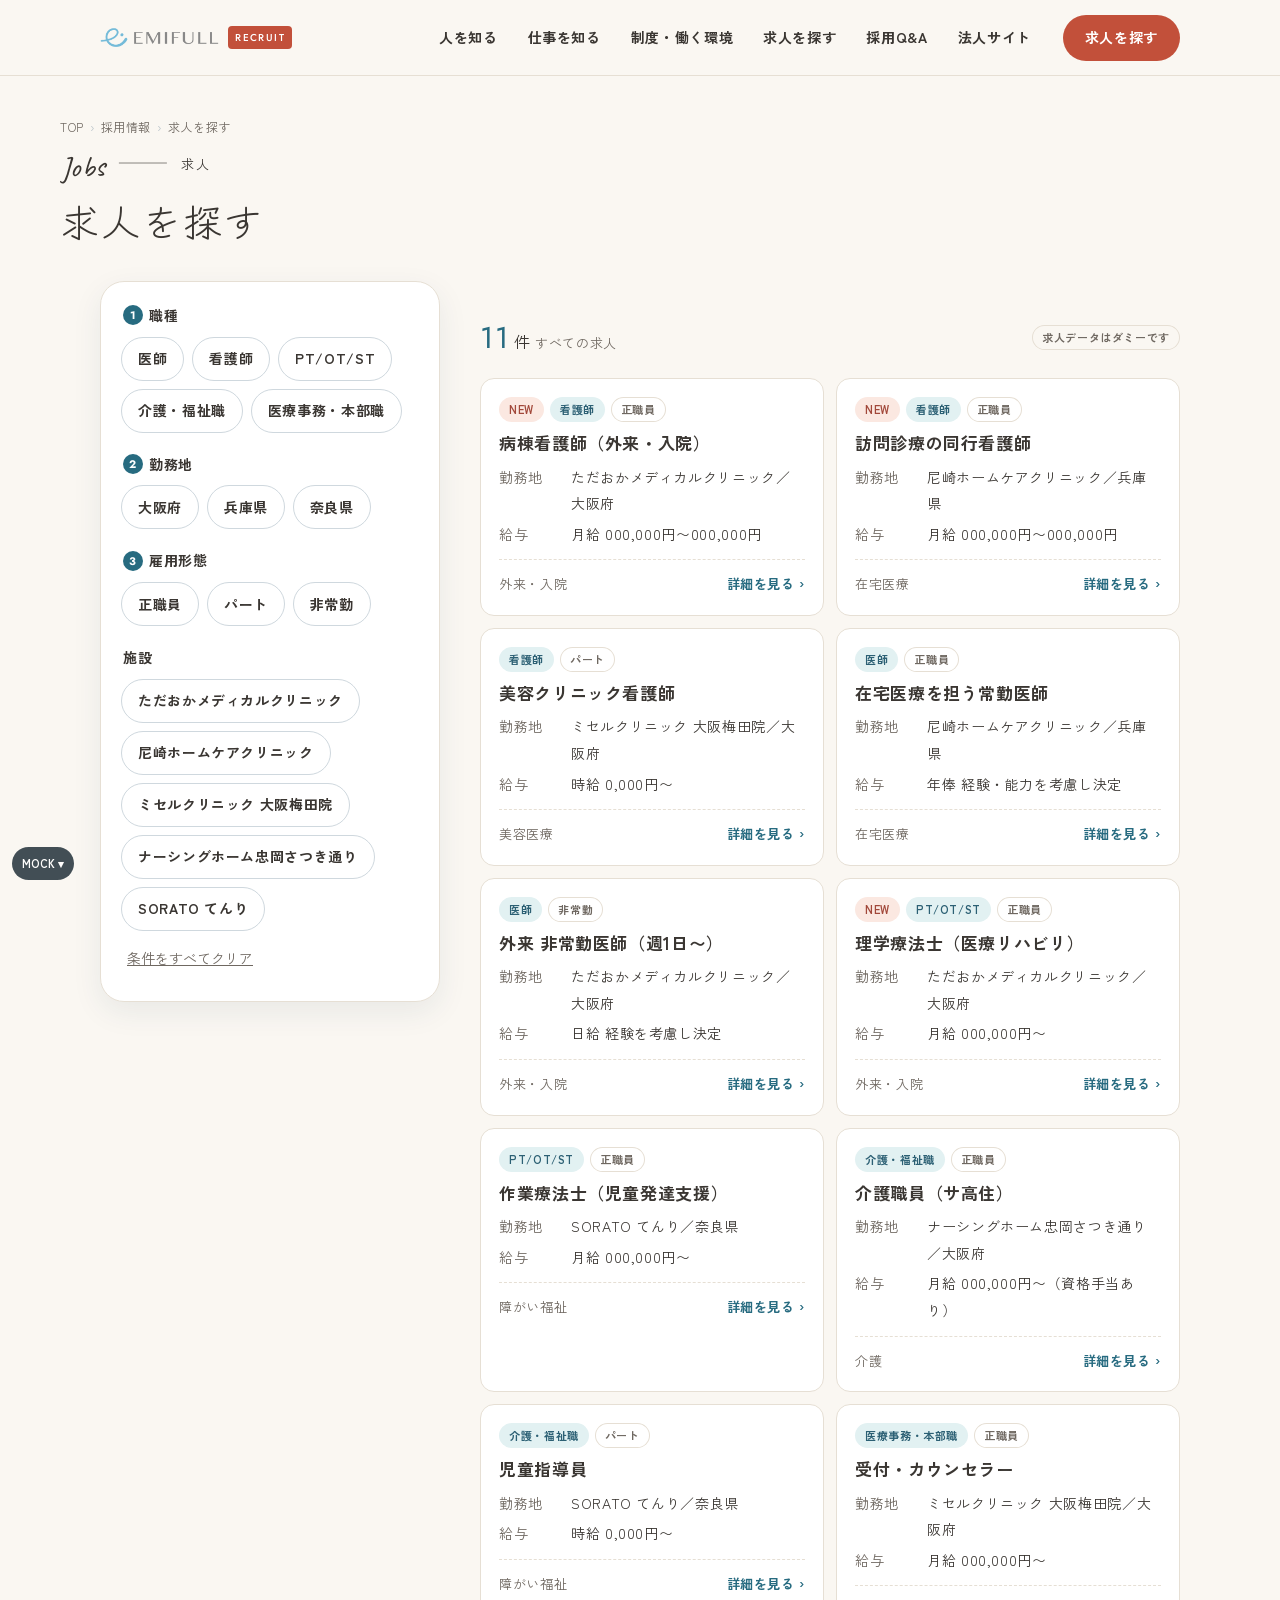
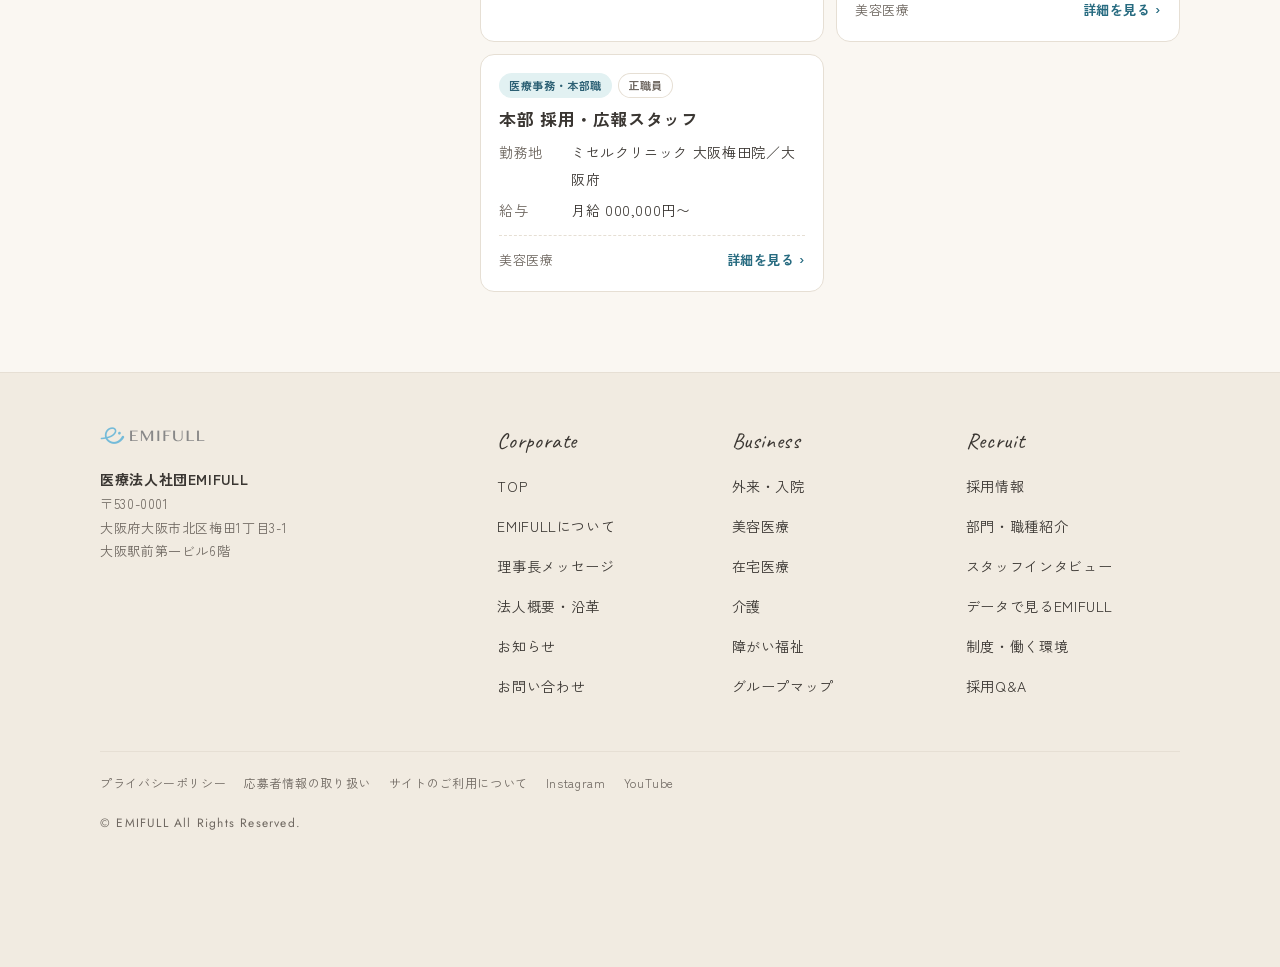
<file: jobs.html>
<!doctype html>
<html lang="ja">
<head>
<meta charset="utf-8">
<meta name="viewport" content="width=device-width, initial-scale=1, viewport-fit=cover">
<title>求人を探す｜EMIFULL 採用（モック）</title>
<link rel="stylesheet" href="assets/style.css">
</head>
<body data-page="jobs" data-site="recruit" data-no-sticky>
<div id="site-header"></div>

<main>
  <div class="container page-hero">
    <nav class="breadcrumb" aria-label="パンくず"><a href="index.html">TOP</a><a href="recruit.html">採用情報</a><span>求人を探す</span></nav>
    <span class="eyebrow">Jobs <small>求人</small></span>
    <h1 class="page-title">求人を探す</h1>
  </div>

  <div class="container jobs-layout" style="padding-bottom:80px">
    <form class="filter" id="job-filter" onsubmit="return false" data-req="M-04 職種→勤務地→雇用形態→施設 / 条件はURLに保持">
      <fieldset><legend><span class="step">1</span>職種</legend><div class="chips" data-chips="type"></div></fieldset>
      <fieldset><legend><span class="step">2</span>勤務地</legend><div class="chips" data-chips="area"></div></fieldset>
      <fieldset><legend><span class="step">3</span>雇用形態</legend><div class="chips" data-chips="emp"></div></fieldset>
      <fieldset style="margin-bottom:6px"><legend>施設</legend><div class="chips" data-chips="fac"></div></fieldset>
      <button class="btn-reset" type="button" id="filter-reset">条件をすべてクリア</button>
    </form>

    <div>
      <div class="result-bar" aria-live="polite">
        <div><b id="result-count">0</b> 件 <span class="result-cond" id="result-cond"></span></div>
        <span class="tag tag--line">求人データはダミーです</span>
      </div>
      <div id="job-results" class="job-list"></div>
    </div>
  </div>
</main>

<div id="site-footer"></div>
<script src="assets/main.js"></script>
</body>
</html>
</file>
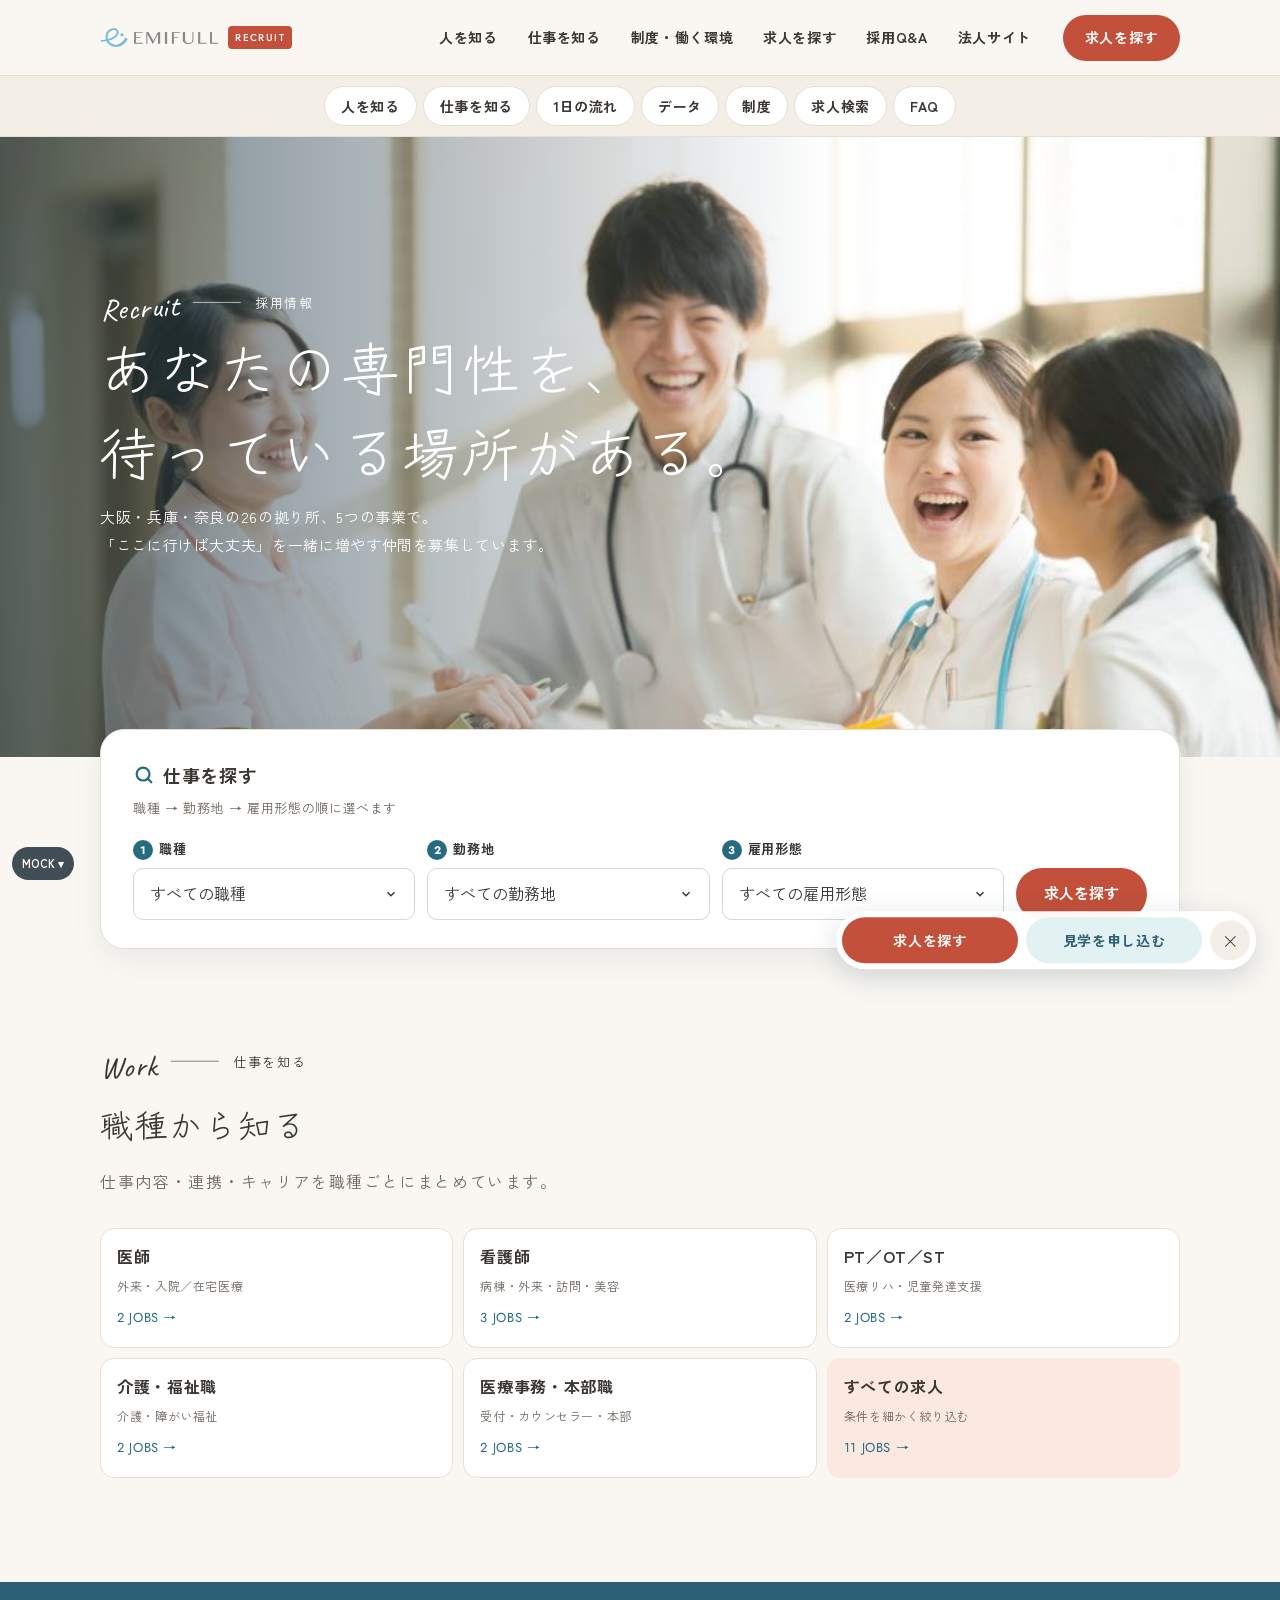
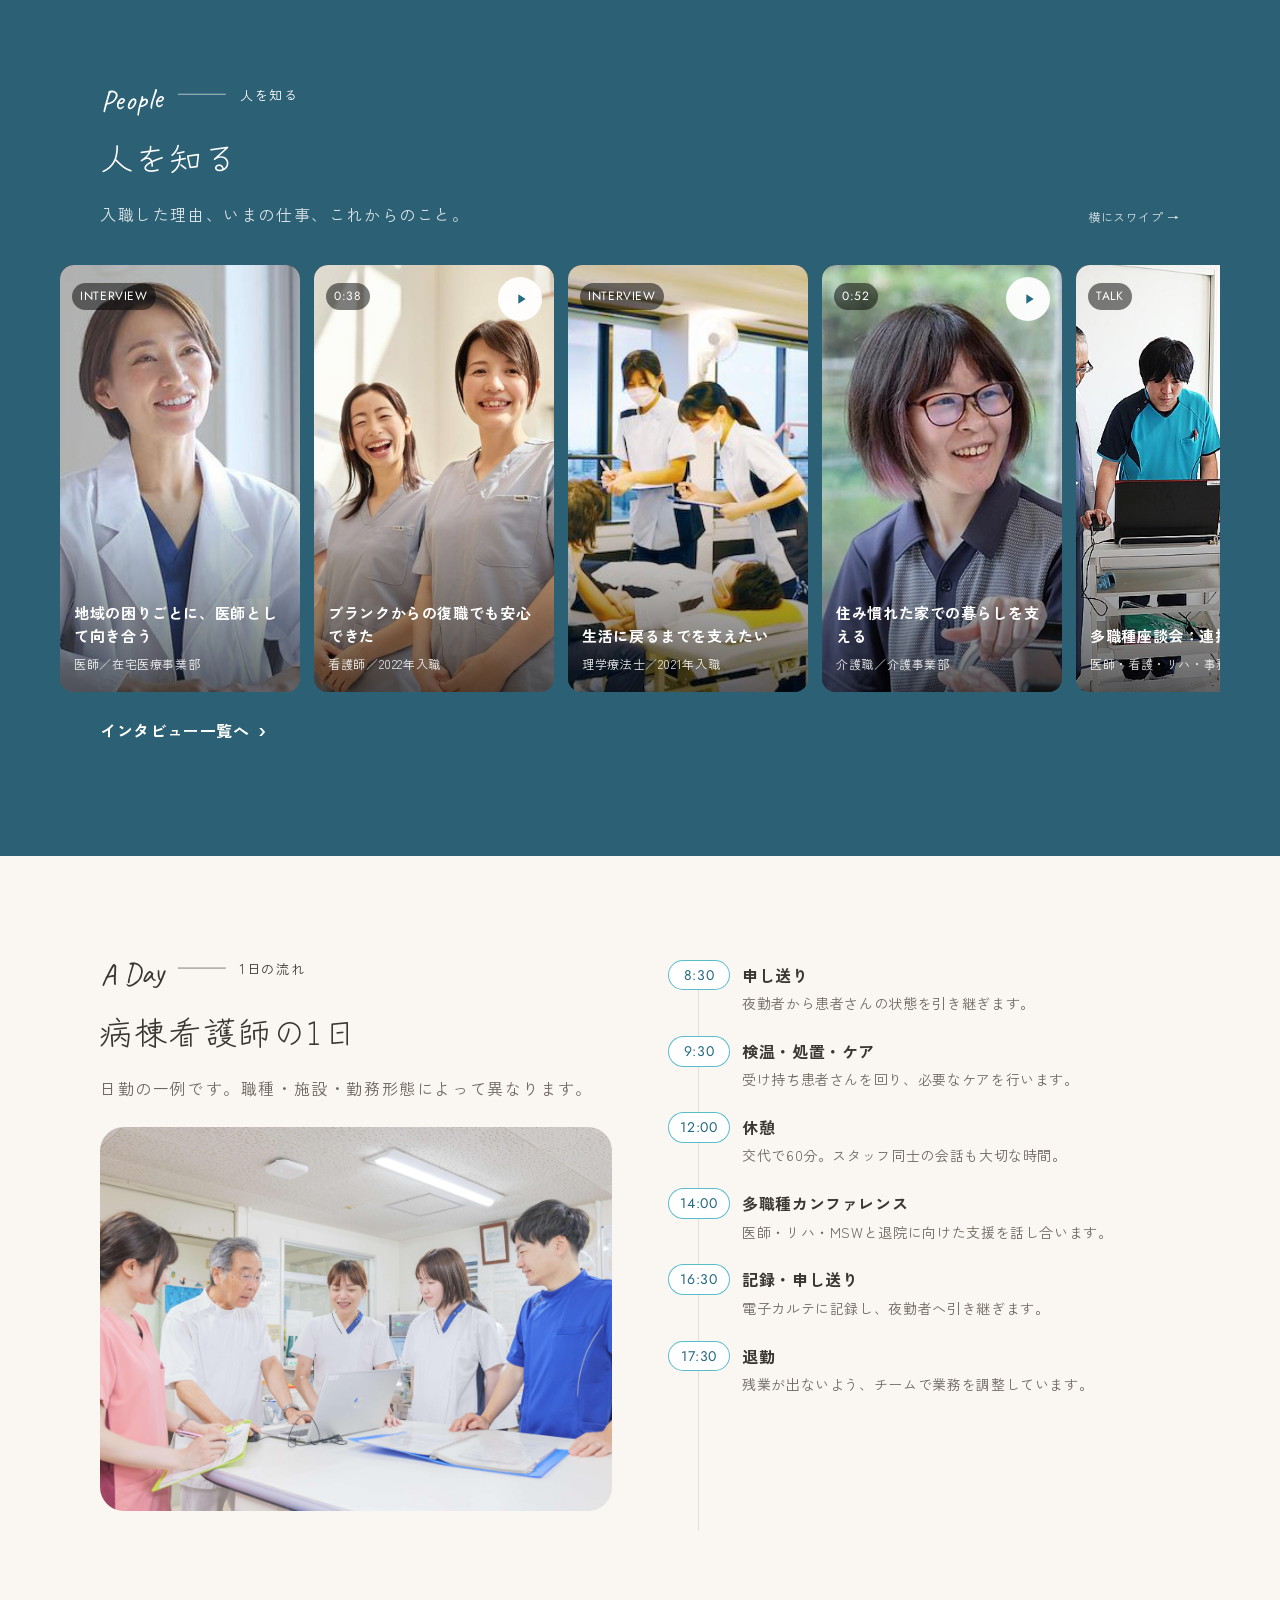
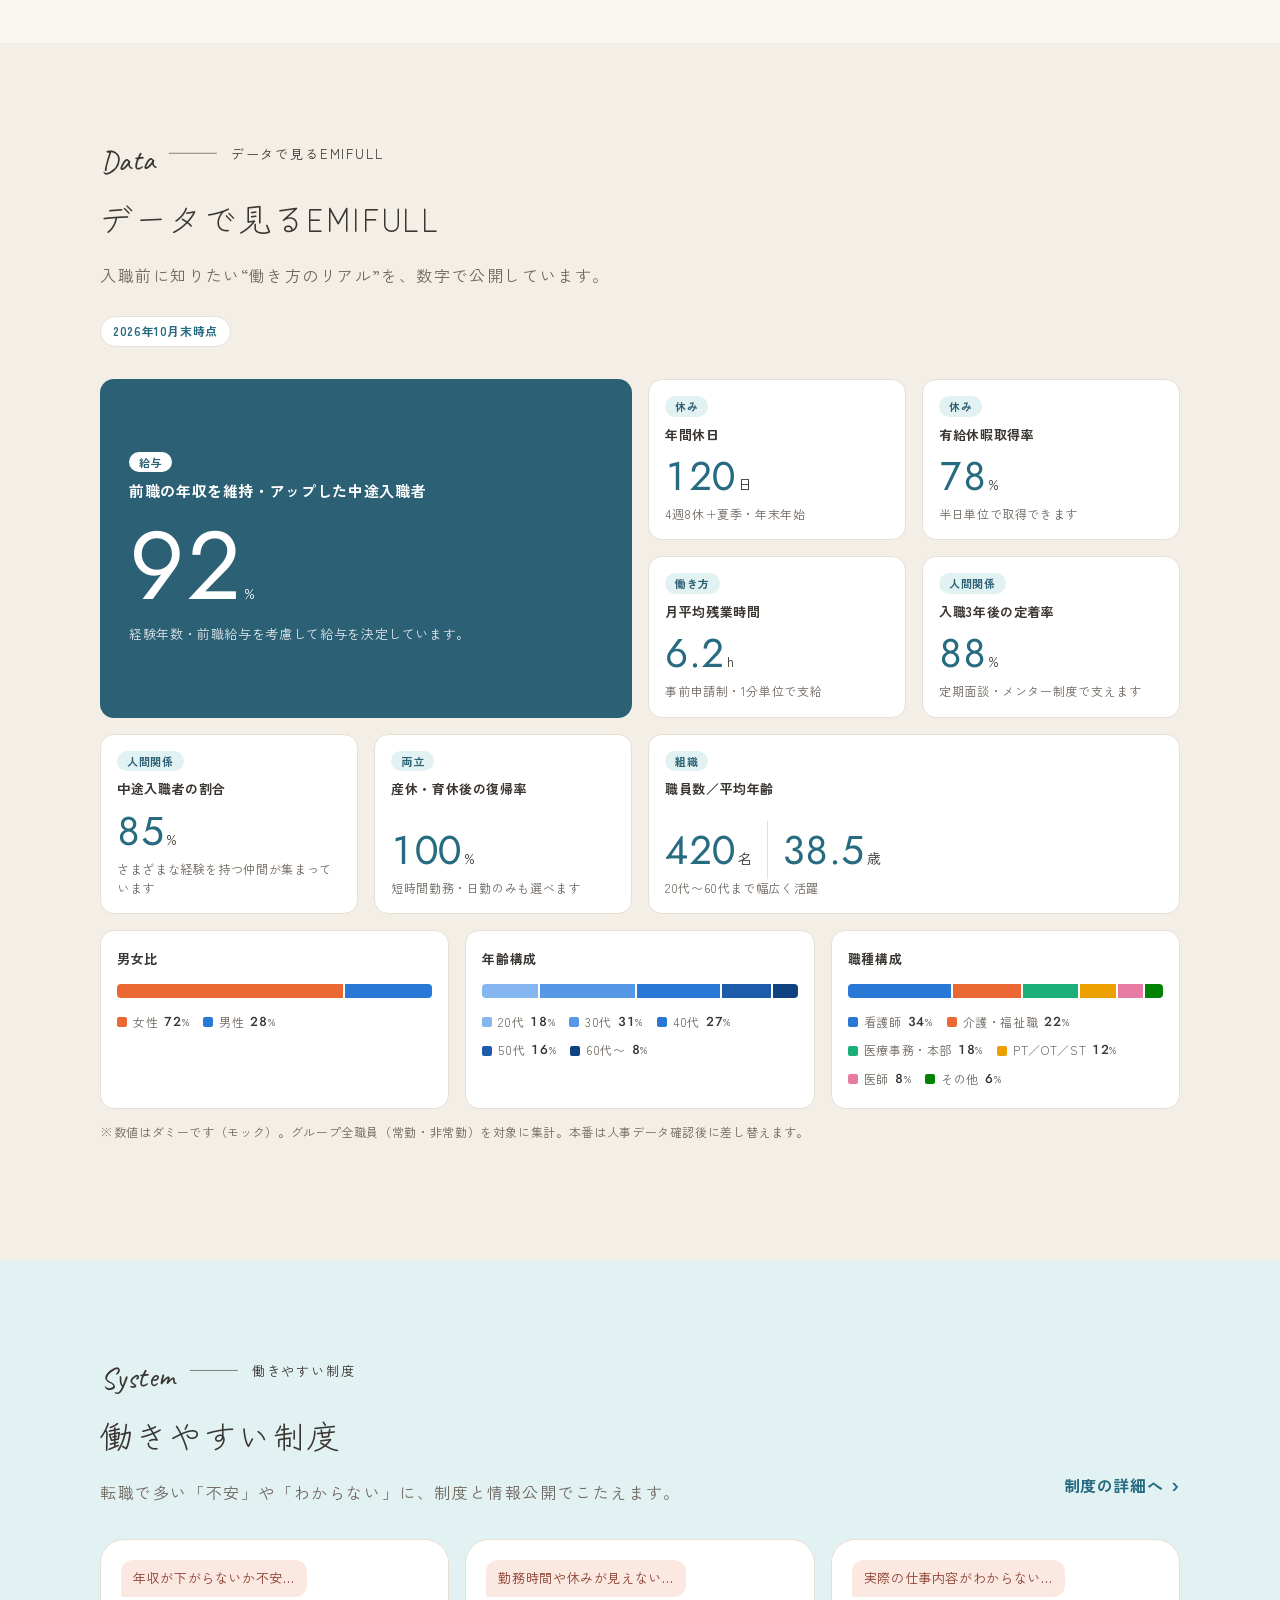
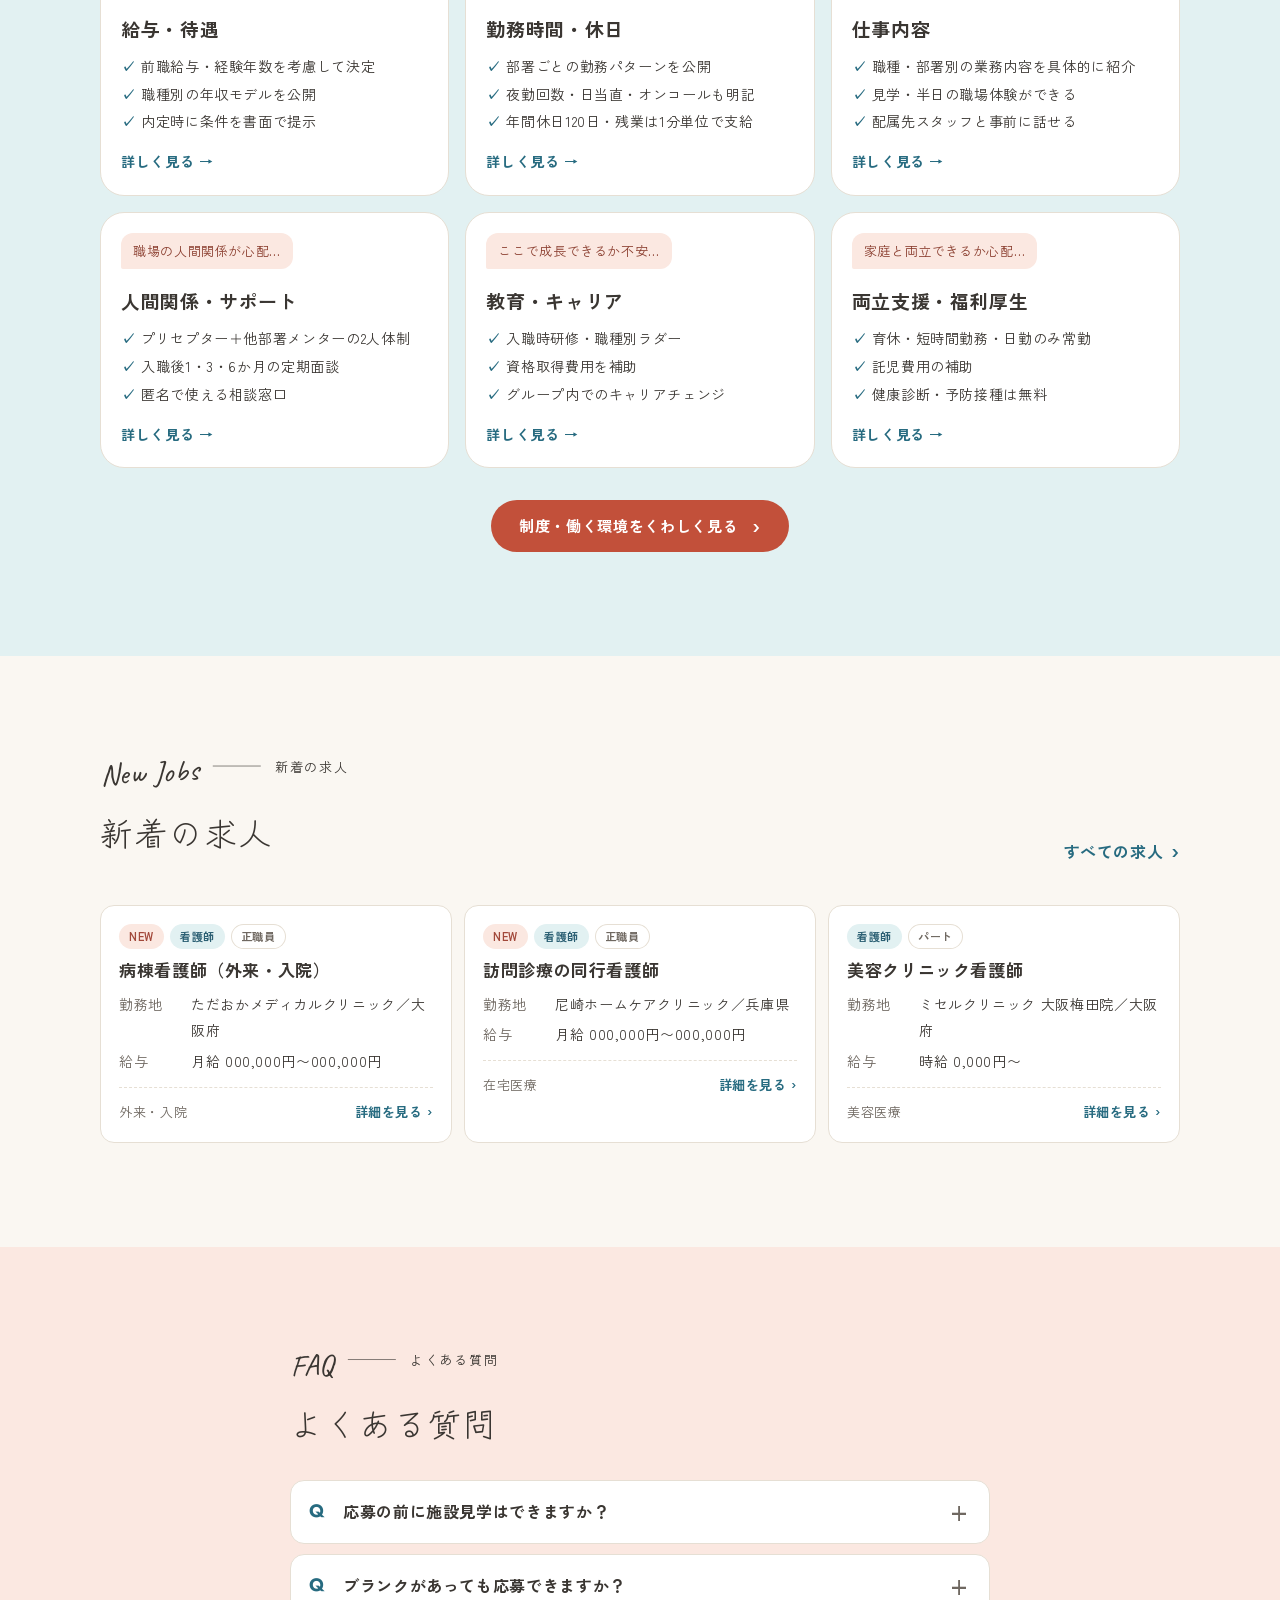
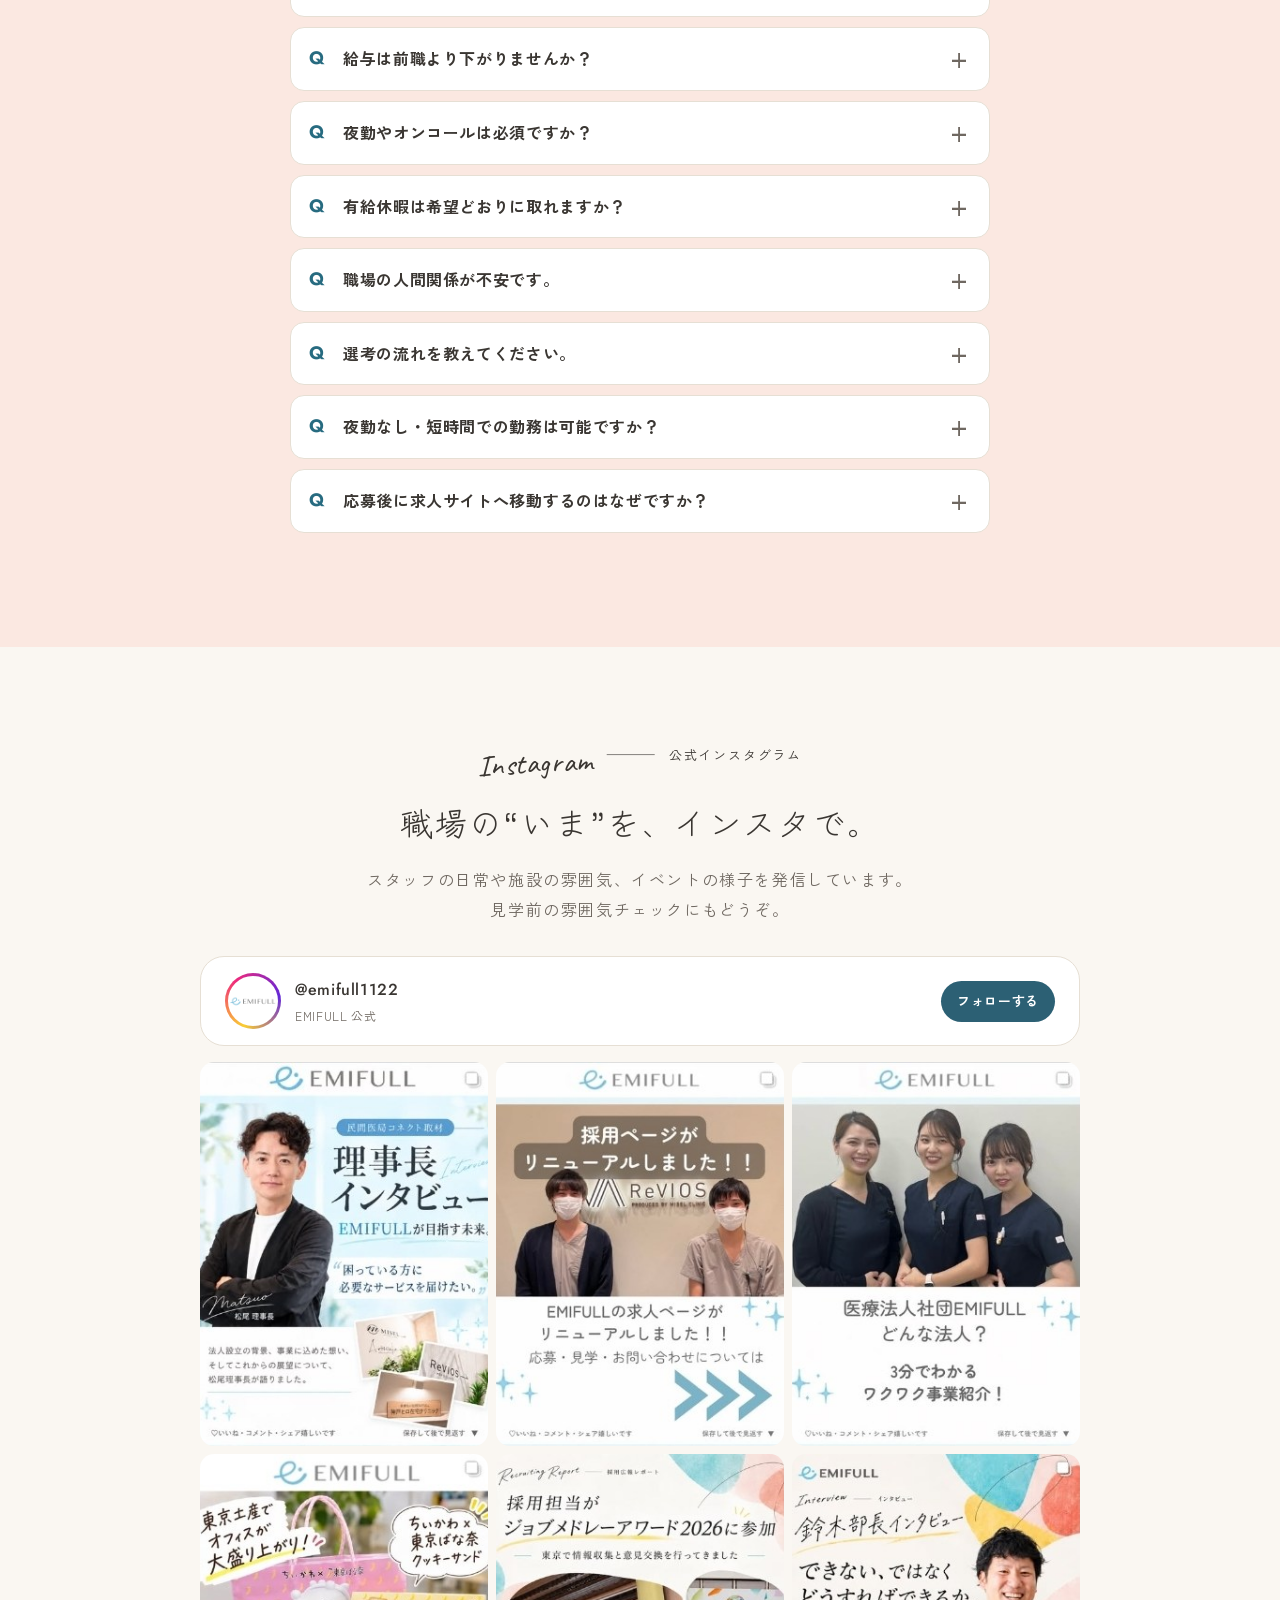
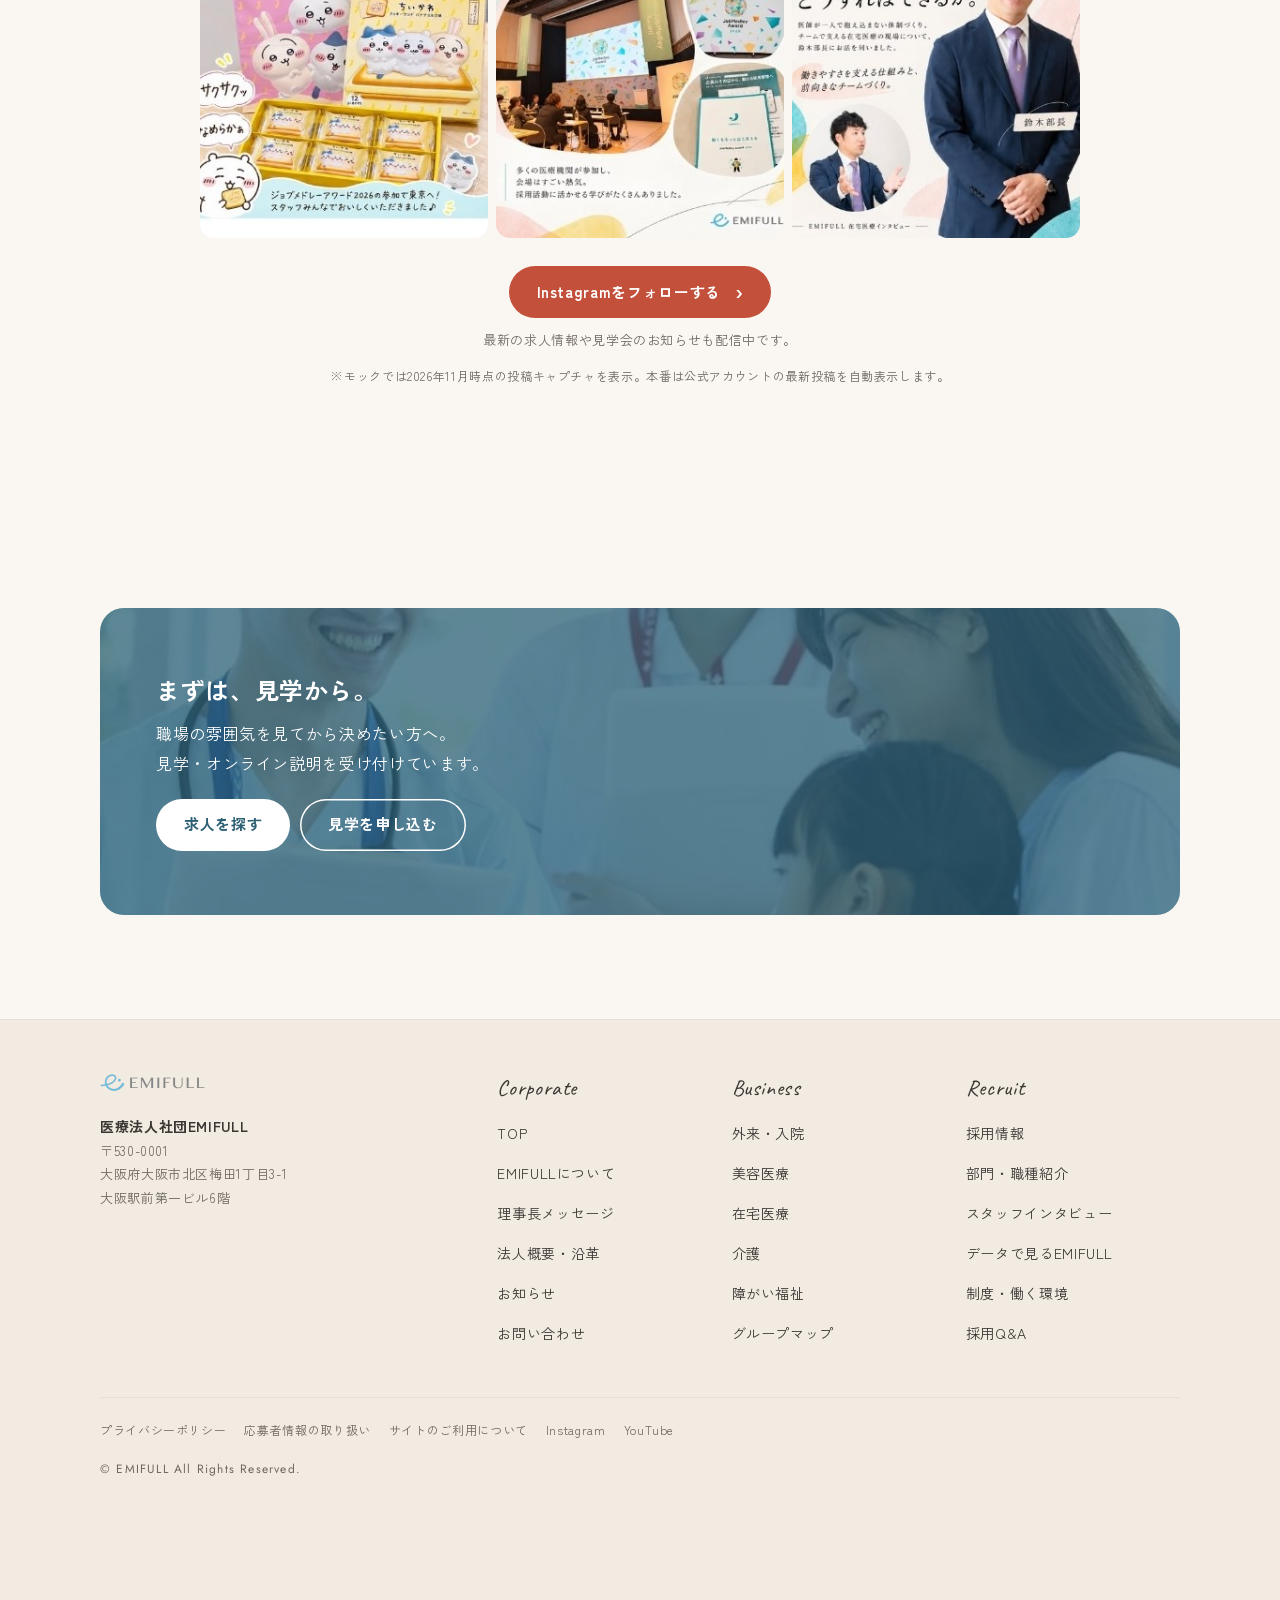
<file: recruit.html>
<!doctype html>
<html lang="ja">
<head>
<meta charset="utf-8">
<meta name="viewport" content="width=device-width, initial-scale=1, viewport-fit=cover">
<title>EMIFULL 採用サイト（モック）</title>
<link rel="stylesheet" href="assets/style.css">
</head>
<body data-page="recruit" data-site="recruit">
<div id="site-header"></div>
<div class="subnav-wrap"><div class="container"><nav class="recruit-nav" aria-label="採用サイト内ナビ">
  <a href="#people">人を知る</a><a href="#work">仕事を知る</a><a href="#day">1日の流れ</a><a href="#data">データ</a><a href="#system">制度</a><a href="jobs.html">求人検索</a><a href="#faq">FAQ</a>
</nav></div></div>

<main>
  <section class="r-hero" data-req="採用MV（縦型動画想定）">
    <div class="r-hero__media"><img src="img/young-staff.jpg" alt="笑顔で話す若手の医療スタッフ" fetchpriority="high"></div>
    <div class="container r-hero__body">
      <span class="eyebrow" style="color:#fff">Recruit <small>採用情報</small></span>
      <h1>あなたの専門性を、<br>待っている場所がある。</h1>
      <p>大阪・兵庫・奈良の<span data-fac-count>26</span>の拠り所、5つの事業で。<br>「ここに行けば大丈夫」を一緒に増やす仲間を募集しています。</p>
    </div>
  </section>

  <!-- 求人クイック検索（採用TOPでは最前面） -->
  <div class="container quick">
    <div class="quick__card" data-req="採用TOPでは「仕事を探す」をさらに前面に">
      <p class="quick__title"><svg viewBox="0 0 24 24" fill="none" stroke="currentColor" stroke-width="2.4" stroke-linecap="round"><circle cx="11" cy="11" r="7"/><path d="M20 20l-3.5-3.5"/></svg>仕事を探す</p>
      <p class="quick__note">職種 → 勤務地 → 雇用形態の順に選べます</p>
      <form data-quick>
        <div class="field"><label for="r-type"><span class="step">1</span>職種</label>
          <select class="select" id="r-type" name="type"><option value="">すべての職種</option><option>医師</option><option>看護師</option><option>PT/OT/ST</option><option>介護・福祉職</option><option>医療事務・本部職</option></select></div>
        <div class="field"><label for="r-area"><span class="step">2</span>勤務地</label>
          <select class="select" id="r-area" name="area"><option value="">すべての勤務地</option><option>大阪府</option><option>兵庫県</option><option>奈良県</option></select></div>
        <div class="field"><label for="r-emp"><span class="step">3</span>雇用形態</label>
          <select class="select" id="r-emp" name="emp"><option value="">すべての雇用形態</option><option>正職員</option><option>パート</option><option>非常勤</option></select></div>
        <button class="btn btn--primary" type="submit">求人を探す</button>
      </form>
    </div>
  </div>

  <!-- 仕事一覧 -->
  <section class="section" id="work">
    <div class="container">
      <div class="sec-head"><span class="eyebrow">Work <small>仕事を知る</small></span><h2 class="h-sec">職種から知る</h2>
        <p class="lead">仕事内容・連携・キャリアを職種ごとにまとめています。</p></div>
      <div class="job-types">
        <a class="job-type" href="jobs.html?type=医師"><b>医師</b><span>外来・入院／在宅医療</span><em>2 JOBS →</em></a>
        <a class="job-type" href="jobs.html?type=看護師"><b>看護師</b><span>病棟・外来・訪問・美容</span><em>3 JOBS →</em></a>
        <a class="job-type" href="jobs.html?type=PT/OT/ST"><b>PT／OT／ST</b><span>医療リハ・児童発達支援</span><em>2 JOBS →</em></a>
        <a class="job-type" href="jobs.html?type=介護・福祉職"><b>介護・福祉職</b><span>介護・障がい福祉</span><em>2 JOBS →</em></a>
        <a class="job-type" href="jobs.html?type=医療事務・本部職"><b>医療事務・本部職</b><span>受付・カウンセラー・本部</span><em>2 JOBS →</em></a>
        <a class="job-type" href="jobs.html" style="background:var(--c-bloom-tint);border-color:transparent"><b>すべての求人</b><span>条件を細かく絞り込む</span><em>11 JOBS →</em></a>
      </div>
    </div>
  </section>

  <!-- 人を知る -->
  <section class="section section--teal" id="people">
    <div class="container">
      <div class="sec-head sec-head--row"><div><span class="eyebrow">People <small>人を知る</small></span><h2 class="h-sec">人を知る</h2>
        <p class="lead" style="margin:0">入職した理由、いまの仕事、これからのこと。</p></div><span class="scroll-hint">横にスワイプ →</span></div>
      <div class="scroller">
        <a class="voice-card" href="interview.html"><div class="voice-card__media"><img src="img/doctor-consult.jpg" alt="" loading="lazy" style="object-position:42% 50%"><span class="duration">INTERVIEW</span><div class="voice-card__cap"><b>地域の困りごとに、医師として向き合う</b><span>医師／在宅医療事業部</span></div></div></a>
        <a class="voice-card" href="interview.html"><div class="voice-card__media"><img src="img/nurses-three.jpg" alt="" loading="lazy" style="object-position:78% 50%"><span class="duration">0:38</span><span class="play"><svg viewBox="0 0 24 24" fill="currentColor"><path d="M8 5v14l11-7z"/></svg></span><div class="voice-card__cap"><b>ブランクからの復職でも安心できた</b><span>看護師／2022年入職</span></div></div></a>
        <a class="voice-card" href="interview.html"><div class="voice-card__media"><img src="img/rehab-pt.jpg" alt="" loading="lazy" style="object-position:60% 50%"><span class="duration">INTERVIEW</span><div class="voice-card__cap"><b>生活に戻るまでを支えたい</b><span>理学療法士／2021年入職</span></div></div></a>
        <a class="voice-card" href="interview.html"><div class="voice-card__media"><img src="img/care-staff.jpg" alt="" loading="lazy" style="object-position:45% 50%"><span class="duration">0:52</span><span class="play"><svg viewBox="0 0 24 24" fill="currentColor"><path d="M8 5v14l11-7z"/></svg></span><div class="voice-card__cap"><b>住み慣れた家での暮らしを支える</b><span>介護職／介護事業部</span></div></div></a>
        <a class="voice-card" href="interview.html"><div class="voice-card__media"><img src="img/team-laptop.jpg" alt="" loading="lazy" style="object-position:40% 50%"><span class="duration">TALK</span><div class="voice-card__cap"><b>多職種座談会：連携のリアル</b><span>医師・看護・リハ・事務</span></div></div></a>
      </div>
      <a class="link-more" href="interview.html">インタビュー一覧へ</a>
    </div>
  </section>

  <!-- 1日の流れ -->
  <section class="section" id="day">
    <div class="container two-col">
      <div>
        <span class="eyebrow">A Day <small>1日の流れ</small></span><h2 class="h-sec">病棟看護師の1日</h2>
        <p class="lead">日勤の一例です。職種・施設・勤務形態によって異なります。</p>
        <figure class="pmvv-photo" style="aspect-ratio:4/3"><img src="img/station-team.jpg" alt="ナースステーションで打ち合わせをするスタッフ" loading="lazy"></figure>
      </div>
      <ol class="timeline">
        <li><time>8:30</time><div><b>申し送り</b><p>夜勤者から患者さんの状態を引き継ぎます。</p></div></li>
        <li><time>9:30</time><div><b>検温・処置・ケア</b><p>受け持ち患者さんを回り、必要なケアを行います。</p></div></li>
        <li><time>12:00</time><div><b>休憩</b><p>交代で60分。スタッフ同士の会話も大切な時間。</p></div></li>
        <li><time>14:00</time><div><b>多職種カンファレンス</b><p>医師・リハ・MSWと退院に向けた支援を話し合います。</p></div></li>
        <li><time>16:30</time><div><b>記録・申し送り</b><p>電子カルテに記録し、夜勤者へ引き継ぎます。</p></div></li>
        <li><time>17:30</time><div><b>退勤</b><p>残業が出ないよう、チームで業務を調整しています。</p></div></li>
      </ol>
    </div>
  </section>

  <!-- データで見るEMIFULL -->
  <section class="section section--tint" id="data" data-req="数値は人事データで差し替え。集計期間・対象を必ず併記">
    <div class="container">
      <div class="sec-head"><span class="eyebrow">Data <small>データで見るEMIFULL</small></span><h2 class="h-sec">データで見るEMIFULL</h2>
        <p class="lead">入職前に知りたい“働き方のリアル”を、数字で公開しています。</p><span class="data-asof">2026年10月末時点</span></div>
      <dl class="data-grid">
        <div class="data-tile data-tile--key"><dt><span class="tag">給与</span>前職の年収を維持・アップした中途入職者</dt><dd>92<small>%</small></dd><p>経験年数・前職給与を考慮して給与を決定しています。</p></div>
        <div class="data-tile"><dt><span class="tag">休み</span>年間休日</dt><dd>120<small>日</small></dd><p>4週8休＋夏季・年末年始</p></div>
        <div class="data-tile"><dt><span class="tag">休み</span>有給休暇取得率</dt><dd>78<small>%</small></dd><p>半日単位で取得できます</p></div>
        <div class="data-tile"><dt><span class="tag">働き方</span>月平均残業時間</dt><dd>6.2<small>h</small></dd><p>事前申請制・1分単位で支給</p></div>
        <div class="data-tile"><dt><span class="tag">人間関係</span>入職3年後の定着率</dt><dd>88<small>%</small></dd><p>定期面談・メンター制度で支えます</p></div>
        <div class="data-tile"><dt><span class="tag">人間関係</span>中途入職者の割合</dt><dd>85<small>%</small></dd><p>さまざまな経験を持つ仲間が集まっています</p></div>
        <div class="data-tile"><dt><span class="tag">両立</span>産休・育休後の復帰率</dt><dd>100<small>%</small></dd><p>短時間勤務・日勤のみも選べます</p></div>
        <div class="data-tile data-tile--wide"><dt><span class="tag">組織</span>職員数／平均年齢</dt><dd>420<small>名</small><span class="data-tile__sub">38.5<small>歳</small></span></dd><p>20代〜60代まで幅広く活躍</p></div>
      </dl>
      <div class="comp-grid">
        <figure class="comp">
          <figcaption>男女比</figcaption>
          <div class="comp__bar" role="img" aria-label="男女比：女性72%、男性28%"><span style="--w:72;--c:#eb6834" title="女性 72%"></span><span style="--w:28;--c:#2a78d6" title="男性 28%"></span></div>
          <ul class="comp__legend"><li><i style="--c:#eb6834"></i>女性<b>72<small>%</small></b></li><li><i style="--c:#2a78d6"></i>男性<b>28<small>%</small></b></li></ul>
        </figure>
        <figure class="comp">
          <figcaption>年齢構成</figcaption>
          <div class="comp__bar" role="img" aria-label="年齢構成：20代18%、30代31%、40代27%、50代16%、60代〜8%"><span style="--w:18;--c:#86b6ef" title="20代 18%"></span><span style="--w:31;--c:#5598e7" title="30代 31%"></span><span style="--w:27;--c:#2a78d6" title="40代 27%"></span><span style="--w:16;--c:#1c5cab" title="50代 16%"></span><span style="--w:8;--c:#104281" title="60代〜 8%"></span></div>
          <ul class="comp__legend"><li><i style="--c:#86b6ef"></i>20代<b>18<small>%</small></b></li><li><i style="--c:#5598e7"></i>30代<b>31<small>%</small></b></li><li><i style="--c:#2a78d6"></i>40代<b>27<small>%</small></b></li><li><i style="--c:#1c5cab"></i>50代<b>16<small>%</small></b></li><li><i style="--c:#104281"></i>60代〜<b>8<small>%</small></b></li></ul>
        </figure>
        <figure class="comp">
          <figcaption>職種構成</figcaption>
          <div class="comp__bar" role="img" aria-label="職種構成：看護師34%、介護・福祉職22%、医療事務・本部18%、PT／OT／ST12%、医師8%、その他6%"><span style="--w:34;--c:#2a78d6" title="看護師 34%"></span><span style="--w:22;--c:#eb6834" title="介護・福祉職 22%"></span><span style="--w:18;--c:#1baf7a" title="医療事務・本部 18%"></span><span style="--w:12;--c:#eda100" title="PT／OT／ST 12%"></span><span style="--w:8;--c:#e87ba4" title="医師 8%"></span><span style="--w:6;--c:#008300" title="その他 6%"></span></div>
          <ul class="comp__legend"><li><i style="--c:#2a78d6"></i>看護師<b>34<small>%</small></b></li><li><i style="--c:#eb6834"></i>介護・福祉職<b>22<small>%</small></b></li><li><i style="--c:#1baf7a"></i>医療事務・本部<b>18<small>%</small></b></li><li><i style="--c:#eda100"></i>PT／OT／ST<b>12<small>%</small></b></li><li><i style="--c:#e87ba4"></i>医師<b>8<small>%</small></b></li><li><i style="--c:#008300"></i>その他<b>6<small>%</small></b></li></ul>
        </figure>
      </div>
      <p class="sample-note">※数値はダミーです（モック）。グループ全職員（常勤・非常勤）を対象に集計。本番は人事データ確認後に差し替えます。</p>
    </div>
  </section>

  <!-- 働きやすい制度 -->
  <section class="section section--blue" id="system">
    <div class="container">
      <div class="sec-head sec-head--row"><div><span class="eyebrow">System <small>働きやすい制度</small></span><h2 class="h-sec">働きやすい制度</h2>
        <p class="lead" style="margin:0">転職で多い「不安」や「わからない」に、制度と情報公開でこたえます。</p></div><a class="link-more" href="system.html">制度の詳細へ</a></div>
      <div class="sys-grid">
        <a class="sys-card" href="system.html#pay">
          <span class="sys-card__worry">年収が下がらないか不安…</span>
          <h3>給与・待遇</h3>
          <ul><li>前職給与・経験年数を考慮して決定</li><li>職種別の年収モデルを公開</li><li>内定時に条件を書面で提示</li></ul>
          <em>詳しく見る</em>
        </a>
        <a class="sys-card" href="system.html#time">
          <span class="sys-card__worry">勤務時間や休みが見えない…</span>
          <h3>勤務時間・休日</h3>
          <ul><li>部署ごとの勤務パターンを公開</li><li>夜勤回数・日当直・オンコールも明記</li><li>年間休日120日・残業は1分単位で支給</li></ul>
          <em>詳しく見る</em>
        </a>
        <a class="sys-card" href="system.html#work">
          <span class="sys-card__worry">実際の仕事内容がわからない…</span>
          <h3>仕事内容</h3>
          <ul><li>職種・部署別の業務内容を具体的に紹介</li><li>見学・半日の職場体験ができる</li><li>配属先スタッフと事前に話せる</li></ul>
          <em>詳しく見る</em>
        </a>
        <a class="sys-card" href="system.html#people">
          <span class="sys-card__worry">職場の人間関係が心配…</span>
          <h3>人間関係・サポート</h3>
          <ul><li>プリセプター＋他部署メンターの2人体制</li><li>入職後1・3・6か月の定期面談</li><li>匿名で使える相談窓口</li></ul>
          <em>詳しく見る</em>
        </a>
        <a class="sys-card" href="system.html#career">
          <span class="sys-card__worry">ここで成長できるか不安…</span>
          <h3>教育・キャリア</h3>
          <ul><li>入職時研修・職種別ラダー</li><li>資格取得費用を補助</li><li>グループ内でのキャリアチェンジ</li></ul>
          <em>詳しく見る</em>
        </a>
        <a class="sys-card" href="system.html#life">
          <span class="sys-card__worry">家庭と両立できるか心配…</span>
          <h3>両立支援・福利厚生</h3>
          <ul><li>育休・短時間勤務・日勤のみ常勤</li><li>託児費用の補助</li><li>健康診断・予防接種は無料</li></ul>
          <em>詳しく見る</em>
        </a>
      </div>
      <div style="text-align:center;margin-top:32px"><a class="btn btn--primary btn--arrow" href="system.html">制度・働く環境をくわしく見る</a></div>
    </div>
  </section>

  <!-- 新着求人 -->
  <section class="section">
    <div class="container">
      <div class="sec-head sec-head--row"><div><span class="eyebrow">New Jobs <small>新着の求人</small></span><h2 class="h-sec">新着の求人</h2></div><a class="link-more" href="jobs.html">すべての求人</a></div>
      <div class="job-list" data-latest-jobs="3"></div>
    </div>
  </section>

  <!-- FAQ -->
  <section class="section section--warm" id="faq">
    <div class="container narrow">
      <div class="sec-head"><span class="eyebrow">FAQ <small>よくある質問</small></span><h2 class="h-sec">よくある質問</h2></div>
      <div class="faq">
        <details><summary>応募の前に施設見学はできますか？</summary><p>はい、可能です。各求人ページの「見学を申し込む」からご予約ください。オンラインでの説明も対応しています。</p></details>
        <details><summary>ブランクがあっても応募できますか？</summary><p>応募いただけます。復職者向けの研修やプリセプターのサポートがあります（施設により内容が異なります）。</p></details>
        <details><summary>給与は前職より下がりませんか？</summary><p>前職の給与と経験年数をふまえて決定します。面接の段階で手当・賞与込みの見込み年収をお伝えし、内定時に書面で提示します。詳しくは<a href="system.html#pay">給与・待遇</a>をご覧ください。</p></details>
        <details><summary>夜勤やオンコールは必須ですか？</summary><p>部署によって異なります。日勤のみの常勤や、オンコール希望制の部署もあります。回数の目安は<a href="system.html#time">勤務時間・休日</a>に掲載しています。</p></details>
        <details><summary>有給休暇は希望どおりに取れますか？</summary><p>半日単位で取得でき、取得率は78%です。シフト制の部署では月3日まで希望休を確約しています。</p></details>
        <details><summary>職場の人間関係が不安です。</summary><p>プリセプターと他部署のメンターの2人体制で支え、入職後1・3・6か月に面談を行います。匿名で使える相談窓口もあります。</p></details>
        <details><summary>選考の流れを教えてください。</summary><p>応募 → 書類確認 → 面接（1〜2回）→ 内定 が基本の流れです。詳細は求人ごとに記載しています。</p></details>
        <details><summary>夜勤なし・短時間での勤務は可能ですか？</summary><p>職種・施設によって可能です。求人検索で「パート」を選ぶか、面接時にご相談ください。</p></details>
        <details><summary>応募後に求人サイトへ移動するのはなぜですか？</summary><p>応募情報を安全に管理するため、外部の応募管理システムを利用しています。移動前に画面上でお知らせします。</p></details>
      </div>
    </div>
  </section>

  <!-- Instagram -->
  <section class="section" id="instagram" data-req="Instagramフィード（本番はGraph API連携 or 埋め込みウィジェットで最新投稿を自動表示）">
    <div class="container">
      <div class="sec-head sec-head--center"><span class="eyebrow">Instagram <small>公式インスタグラム</small></span><h2 class="h-sec">職場の“いま”を、インスタで。</h2>
        <p class="lead">スタッフの日常や施設の雰囲気、イベントの様子を発信しています。<br>見学前の雰囲気チェックにもどうぞ。</p></div>

      <div class="ig">
        <a class="ig__profile" href="https://www.instagram.com/emifull1122/" target="_blank" rel="noopener">
          <span class="ig__avatar"><img src="img/logo.webp" alt=""></span>
          <span class="ig__id"><b>@emifull1122</b><small>EMIFULL 公式</small></span>
          <span class="ig__follow">フォローする</span>
        </a>

        <ul class="ig__grid">
          <li><a href="https://www.instagram.com/emifull1122/" target="_blank" rel="noopener" aria-label="Instagramの投稿を見る（新しいタブ）"><img src="img/ig-01.jpg" alt="理事長インタビュー「EMIFULLが目指す未来。」" loading="lazy"></a></li>
          <li><a href="https://www.instagram.com/emifull1122/" target="_blank" rel="noopener" aria-label="Instagramの投稿を見る（新しいタブ）"><img src="img/ig-02.jpg" alt="採用ページがリニューアルしました" loading="lazy"></a></li>
          <li><a href="https://www.instagram.com/emifull1122/" target="_blank" rel="noopener" aria-label="Instagramの投稿を見る（新しいタブ）"><img src="img/ig-03.jpg" alt="医療法人社団EMIFULLってどんな法人？3分でわかる事業紹介" loading="lazy"></a></li>
          <li><a href="https://www.instagram.com/emifull1122/" target="_blank" rel="noopener" aria-label="Instagramの投稿を見る（新しいタブ）"><img src="img/ig-04.jpg" alt="東京土産でオフィスが大盛り上がり" loading="lazy"></a></li>
          <li><a href="https://www.instagram.com/emifull1122/" target="_blank" rel="noopener" aria-label="Instagramの投稿を見る（新しいタブ）"><img src="img/ig-05.jpg" alt="採用担当がジョブメドレーアワード2026に参加" loading="lazy"></a></li>
          <li><a href="https://www.instagram.com/emifull1122/" target="_blank" rel="noopener" aria-label="Instagramの投稿を見る（新しいタブ）"><img src="img/ig-06.jpg" alt="鈴木部長インタビュー「できない、ではなくどうすればできるか。」" loading="lazy"></a></li>
        </ul>

        <div class="ig__cta">
          <a class="btn btn--primary btn--arrow" href="https://www.instagram.com/emifull1122/" target="_blank" rel="noopener">Instagramをフォローする</a>
          <p>最新の求人情報や見学会のお知らせも配信中です。</p>
        </div>
      </div>
      <p class="sample-note">※モックでは2026年11月時点の投稿キャプチャを表示。本番は公式アカウントの最新投稿を自動表示します。</p>
    </div>
  </section>

  <section class="section">
    <div class="container">
      <div class="cta-band"><img src="img/outpatient.jpg" alt="">
        <h2>まずは、見学から。</h2>
        <p>職場の雰囲気を見てから決めたい方へ。<br>見学・オンライン説明を受け付けています。</p>
        <div class="btns"><a class="btn btn--white" href="jobs.html">求人を探す</a><a class="btn btn--ghost" style="color:#fff;box-shadow:inset 0 0 0 1.5px #fff" href="#">見学を申し込む</a></div>
      </div>
    </div>
  </section>
</main>

<div id="site-footer"></div>
<script src="assets/main.js"></script>
</body>
</html>
</file>
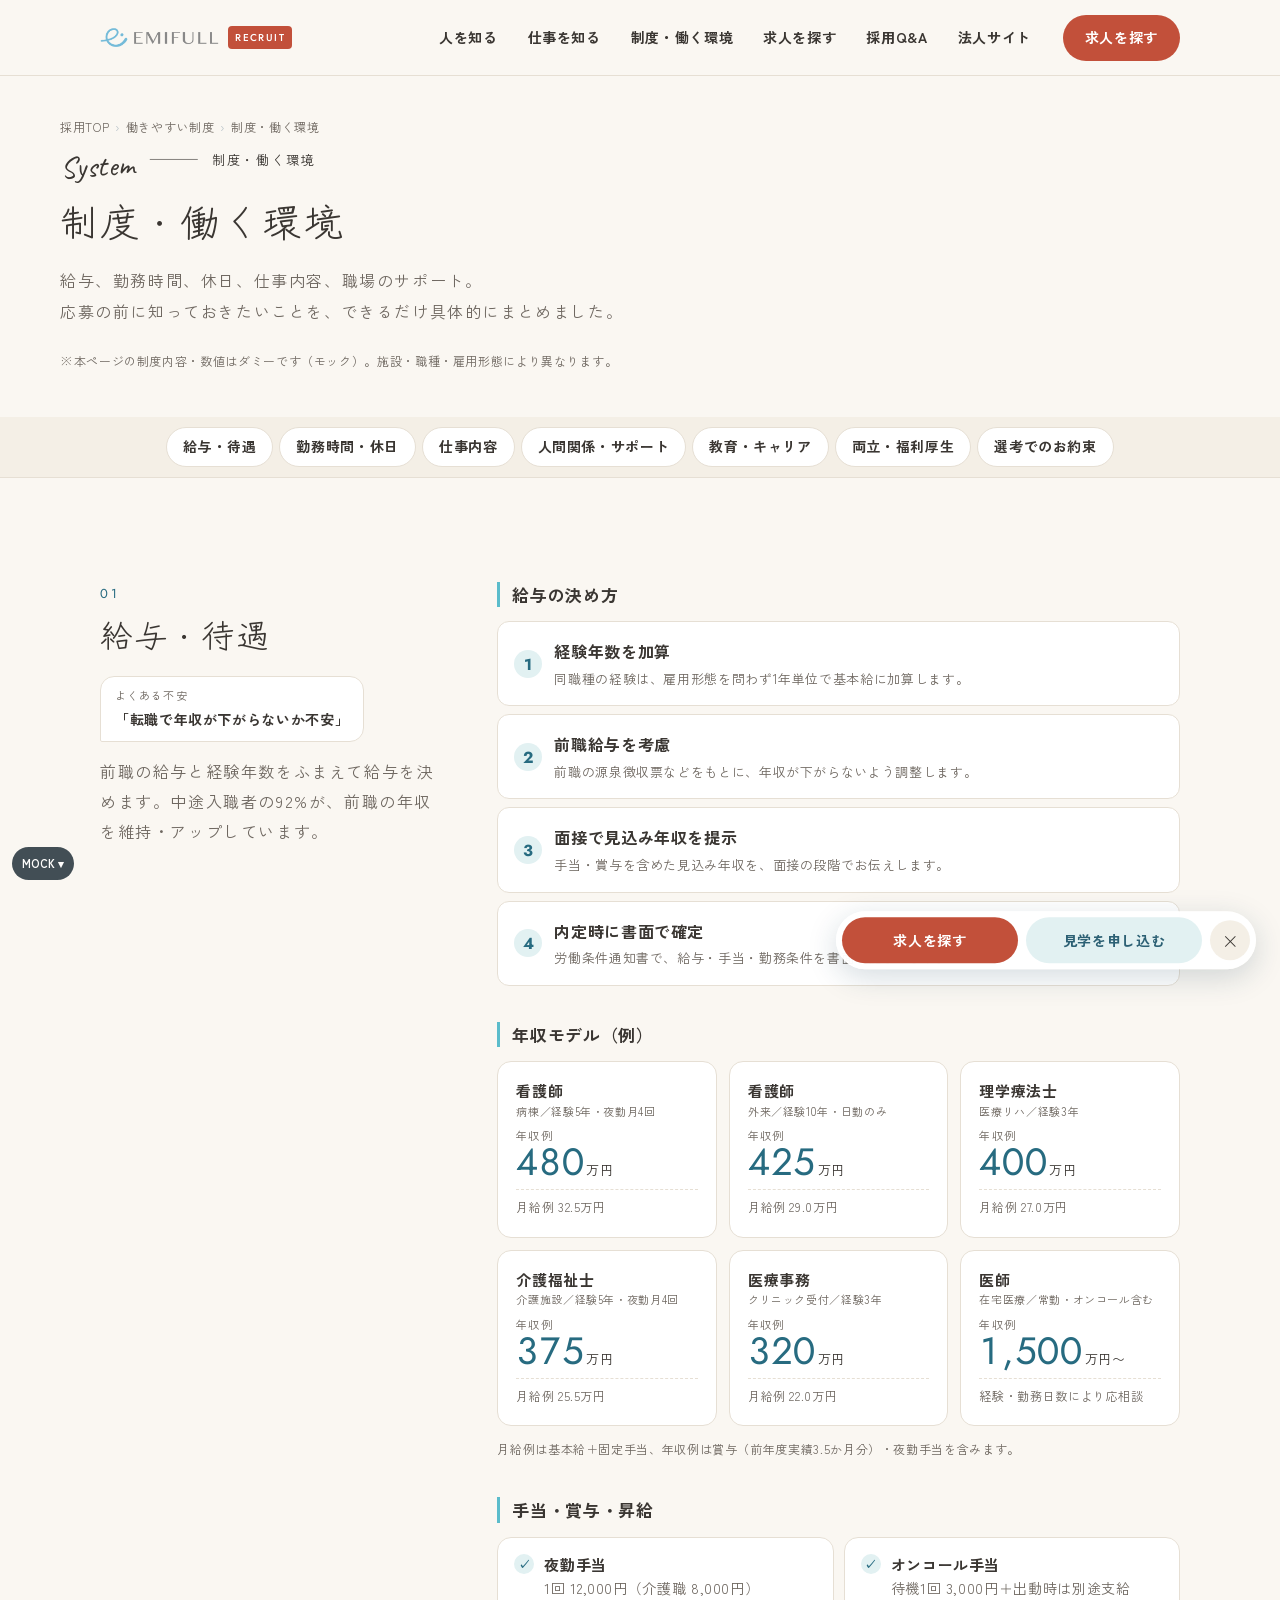
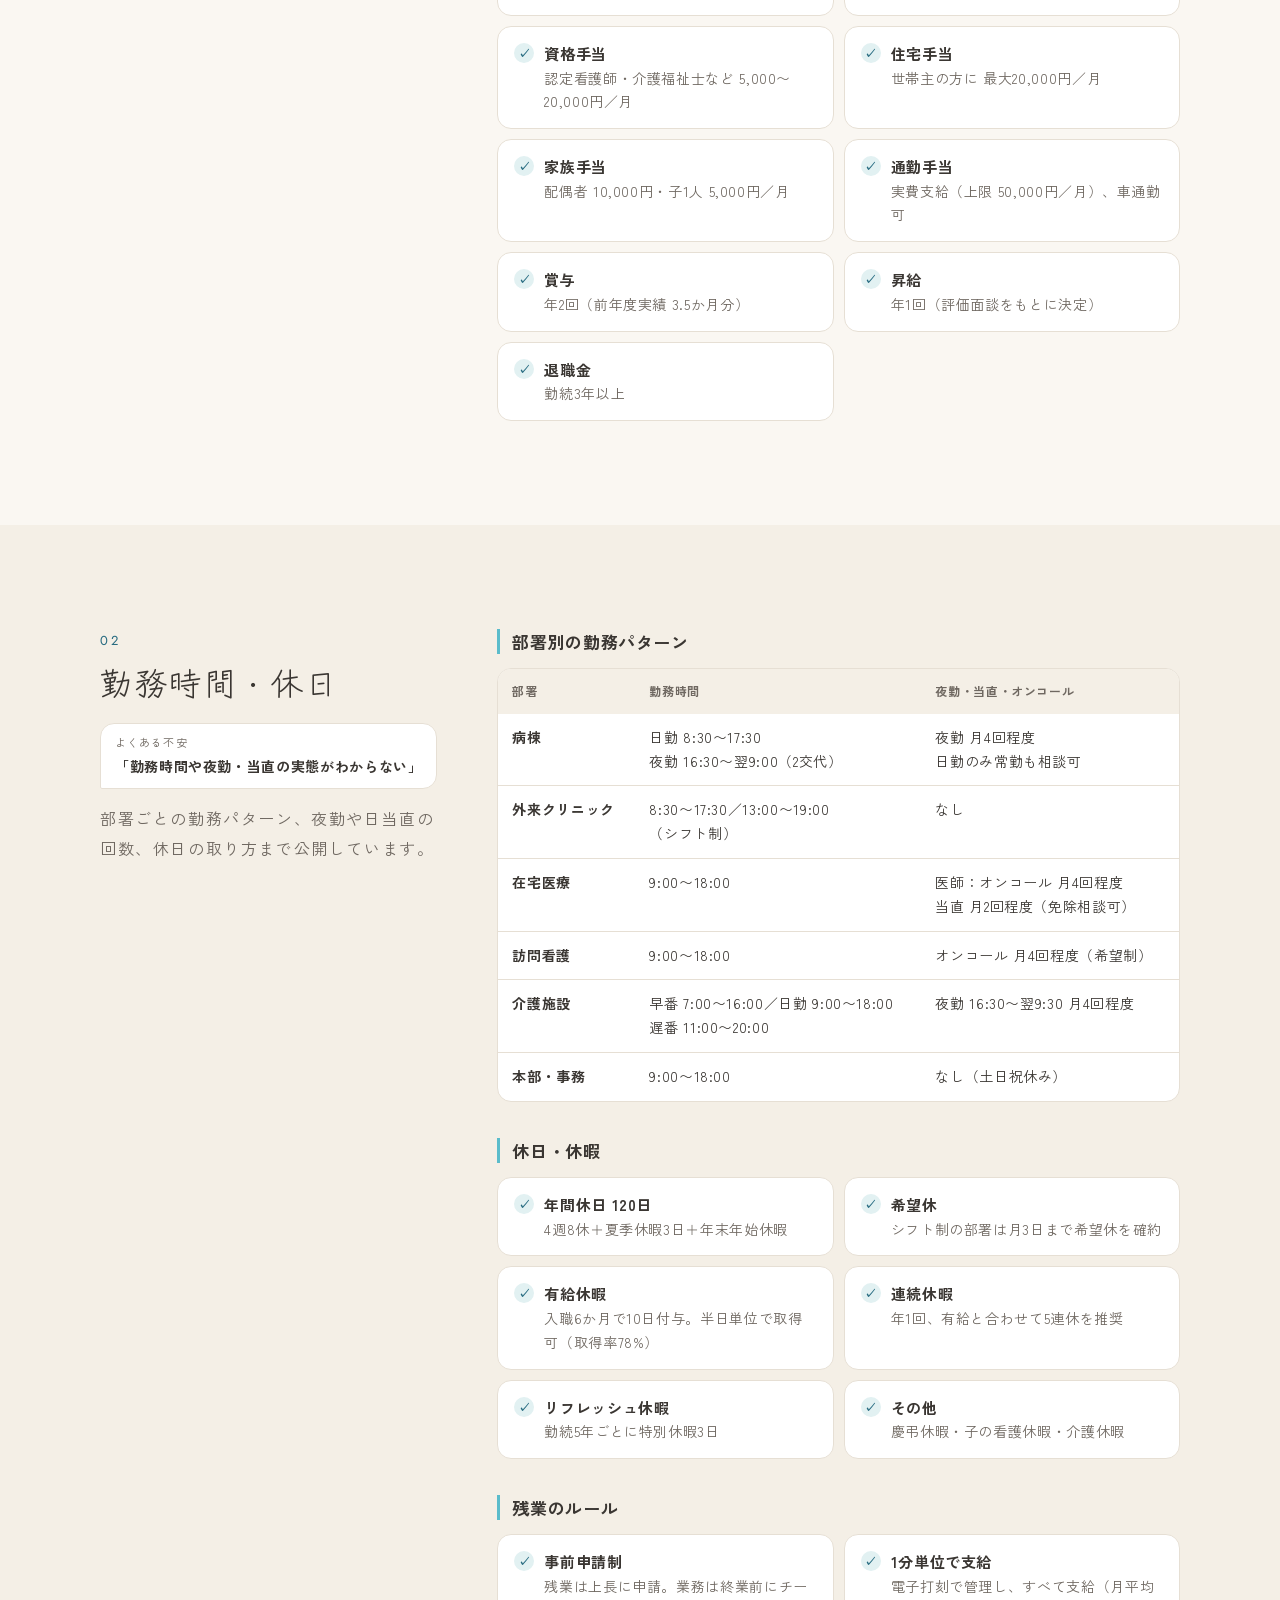
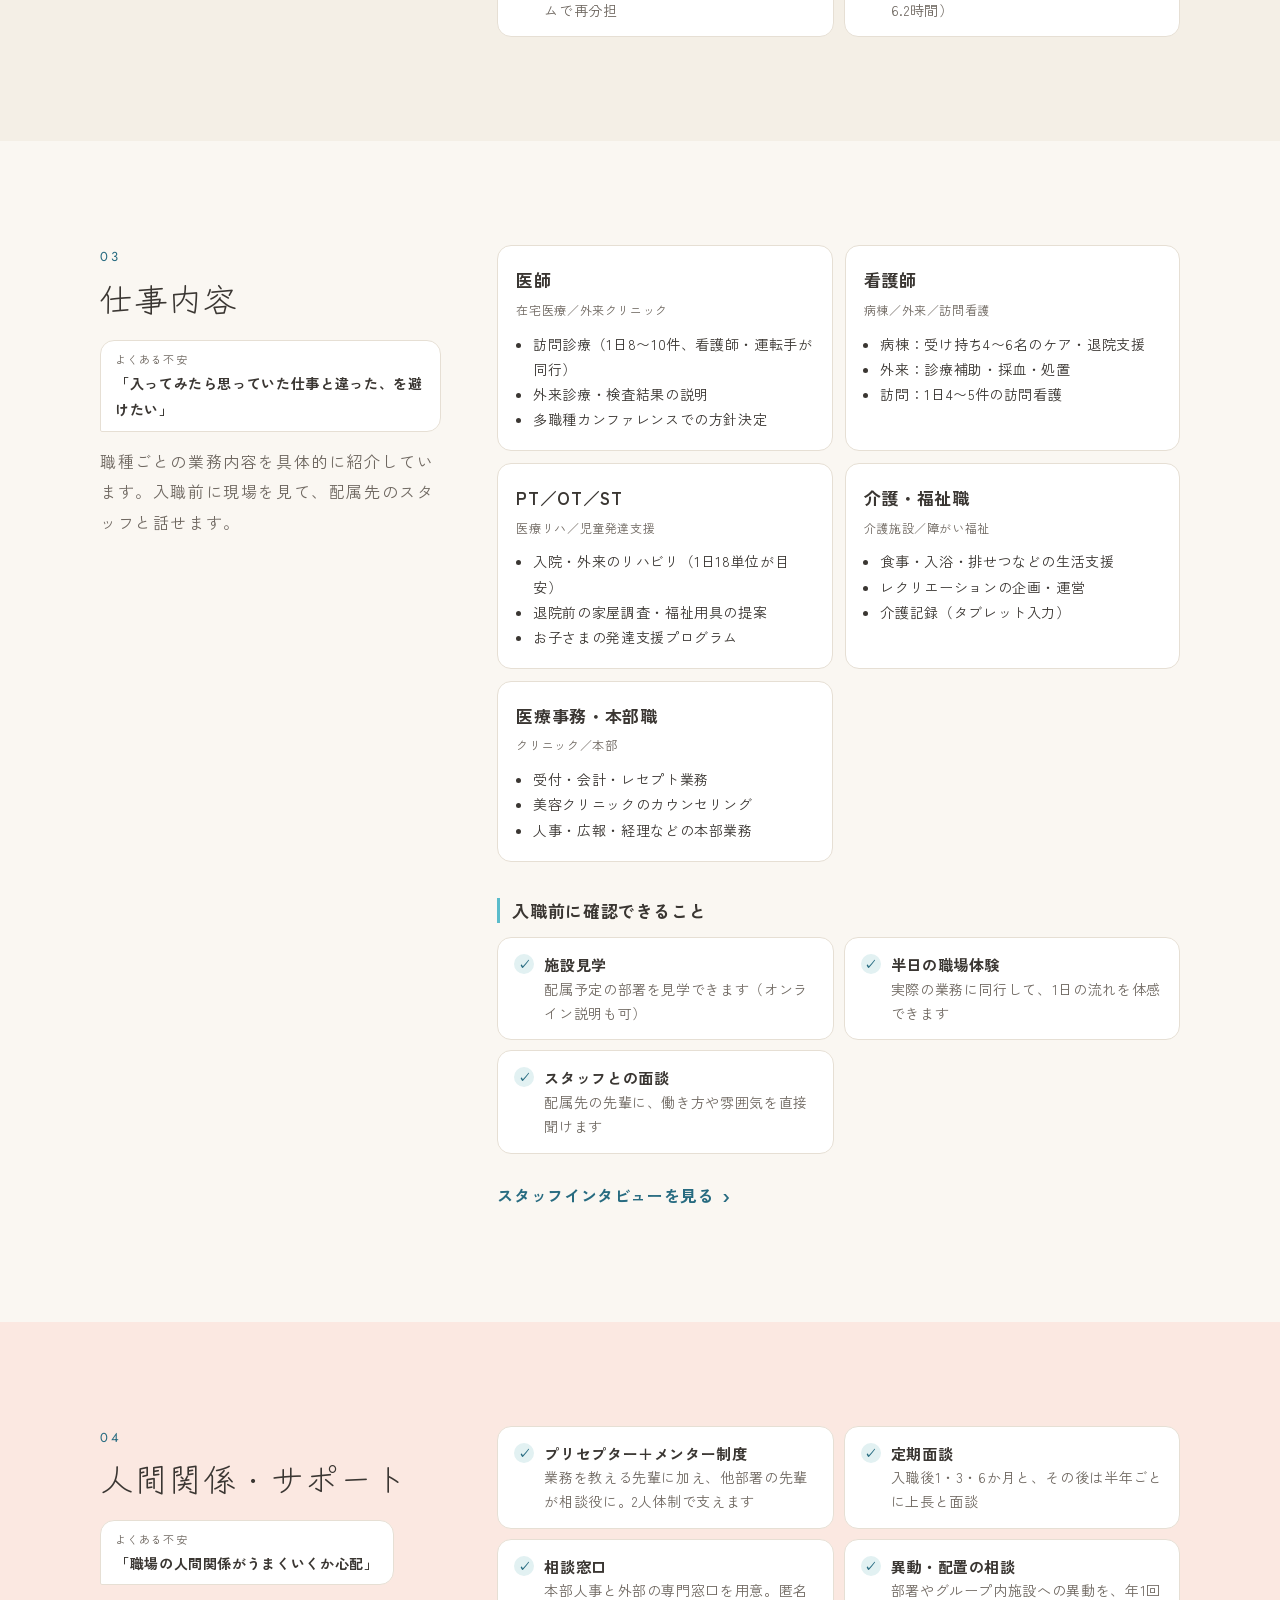
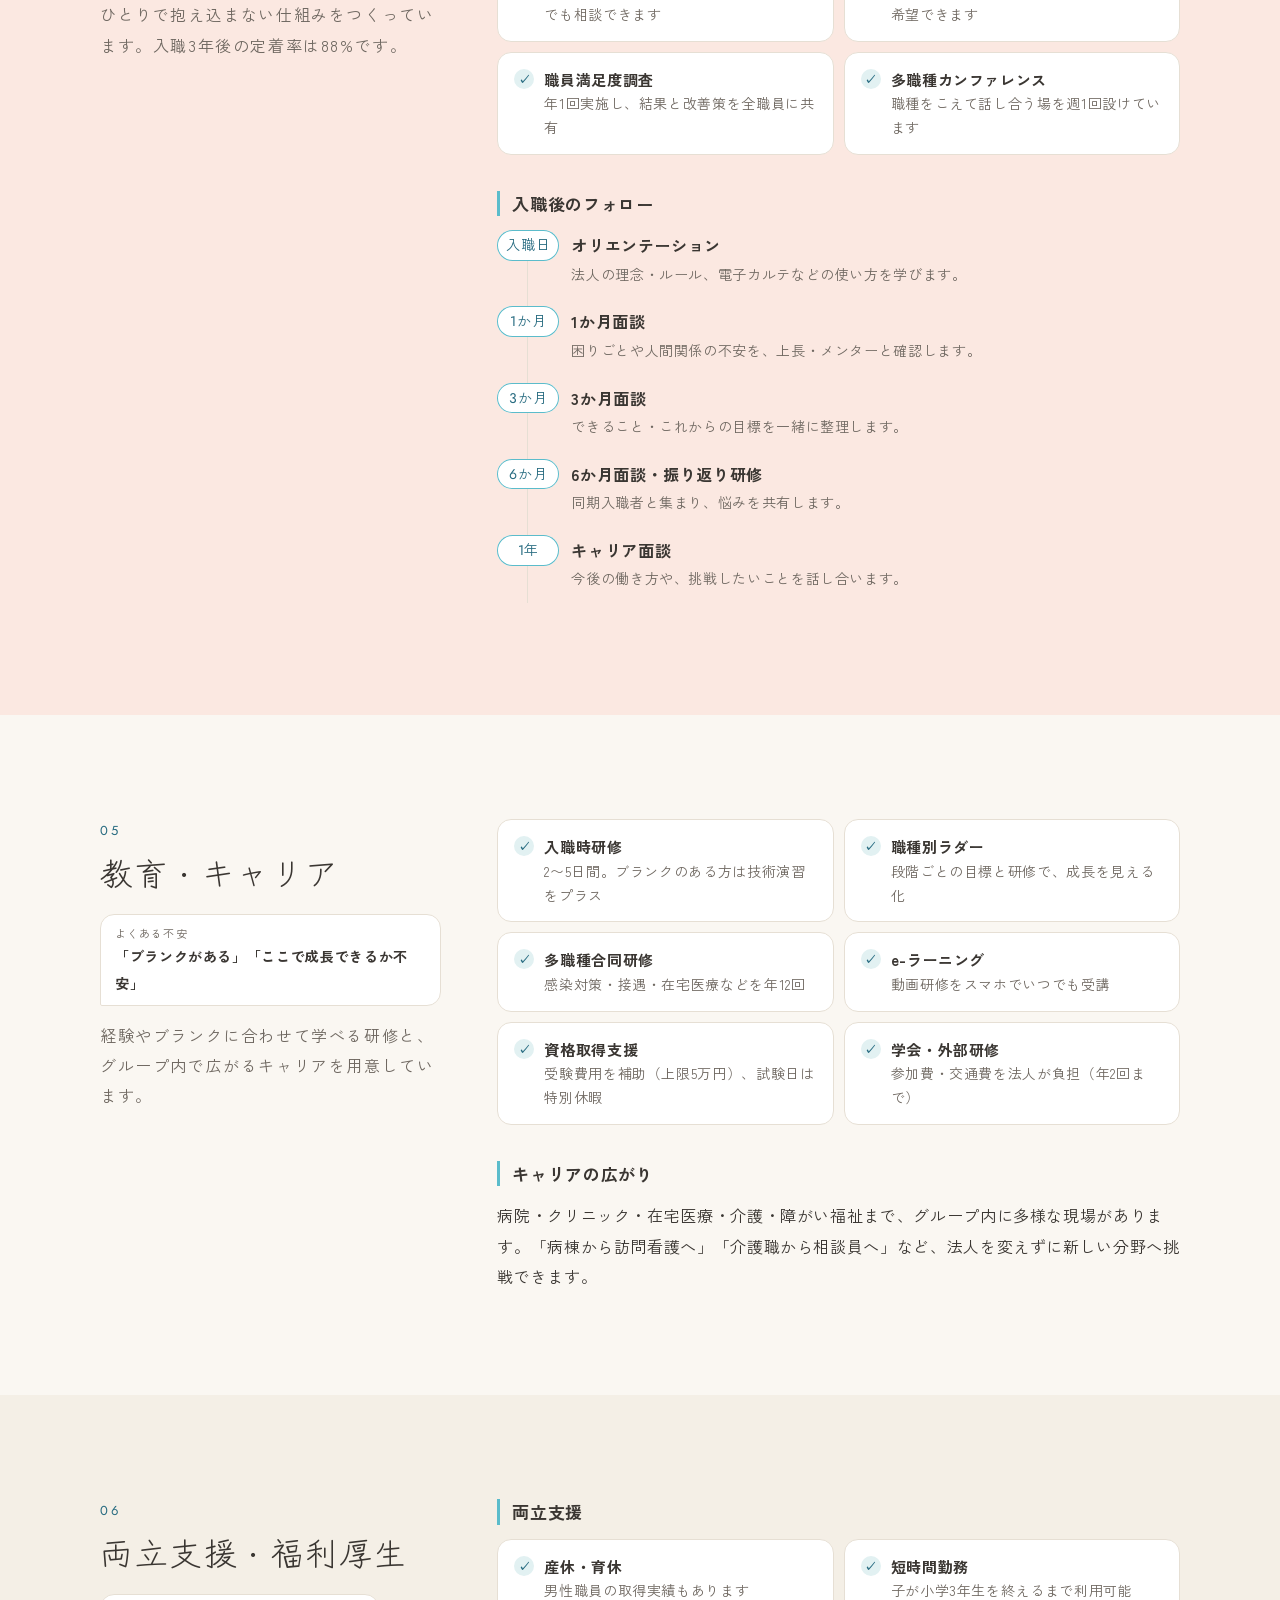
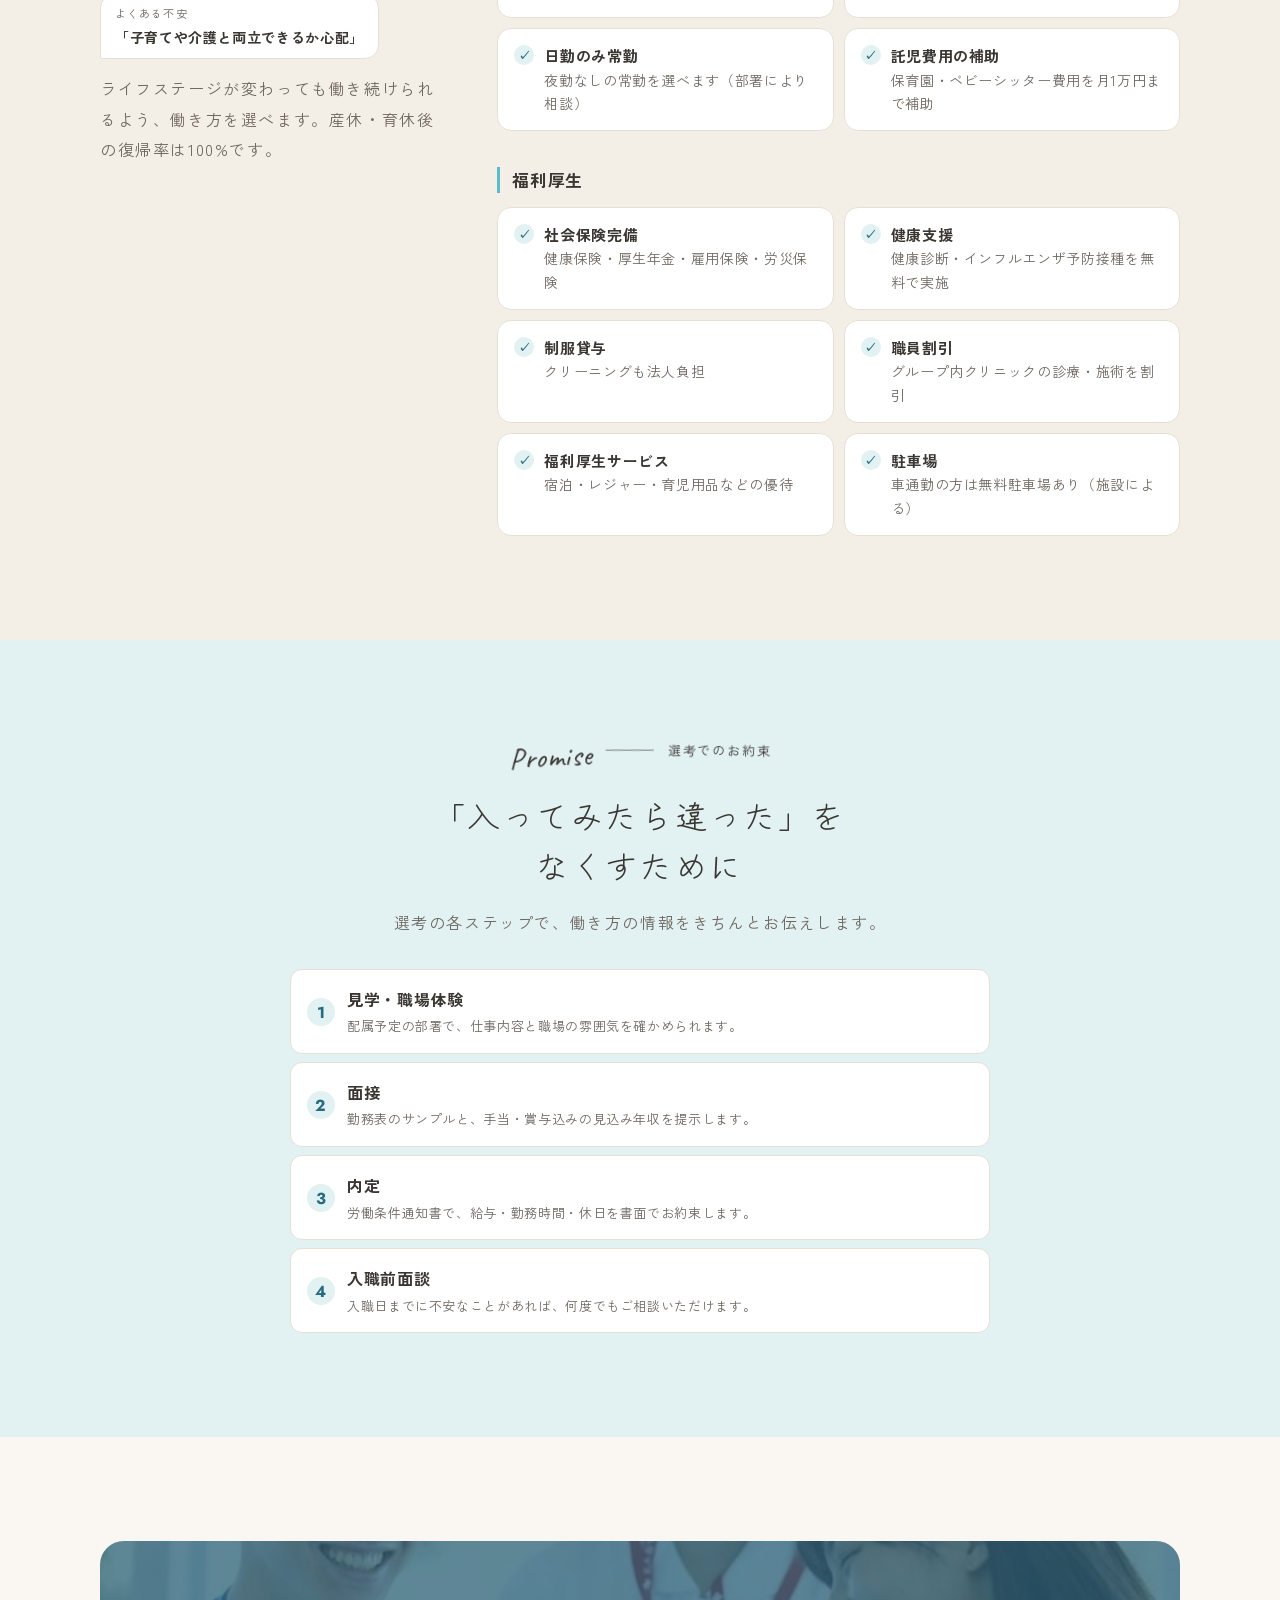
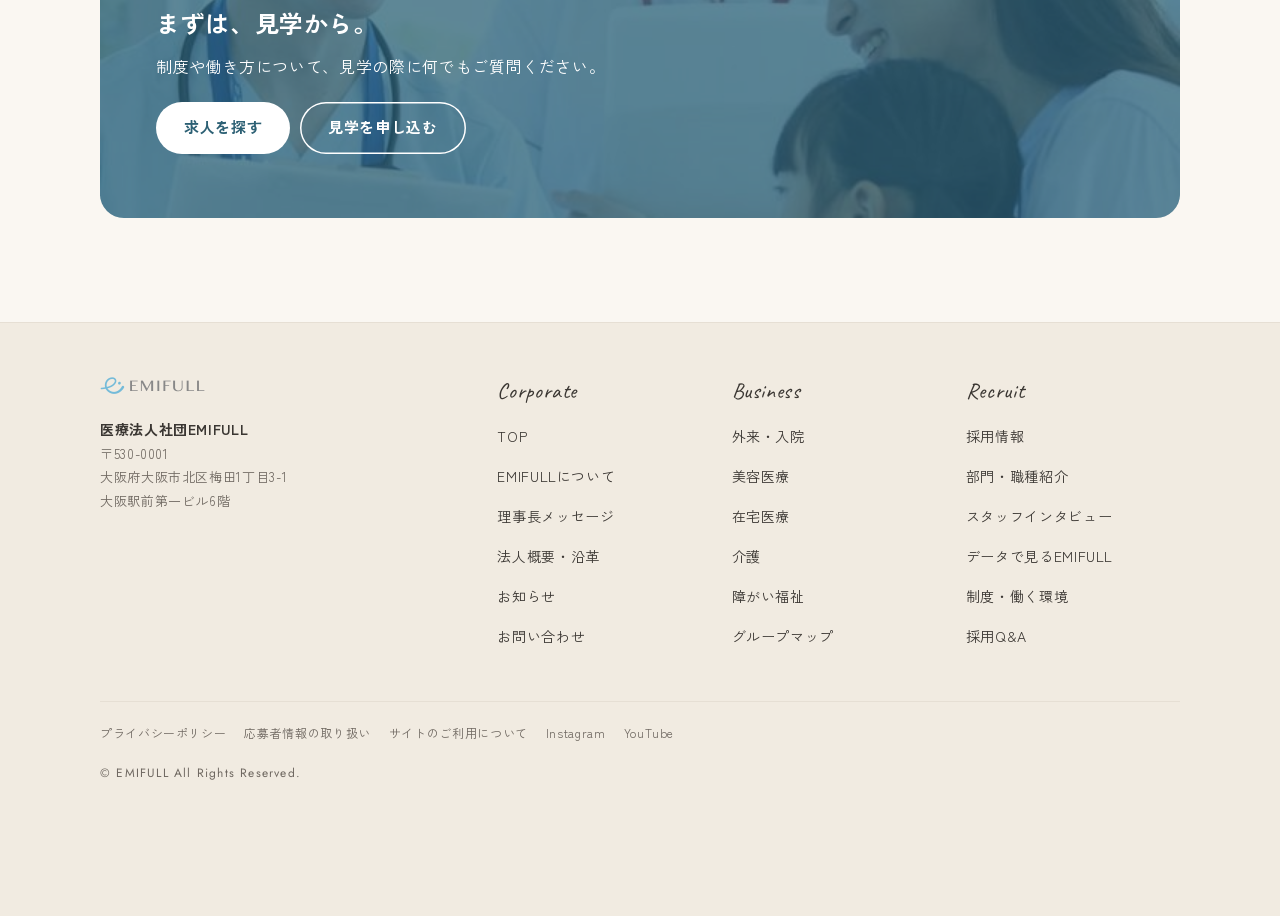
<file: system.html>
<!doctype html>
<html lang="ja">
<head>
<meta charset="utf-8">
<meta name="viewport" content="width=device-width, initial-scale=1, viewport-fit=cover">
<title>制度・働く環境｜EMIFULL 採用（モック）</title>
<link rel="stylesheet" href="assets/style.css">
</head>
<body data-page="system" data-site="recruit">
<div id="site-header"></div>

<main>
  <div class="container page-hero">
    <nav class="breadcrumb" aria-label="パンくず"><a href="recruit.html">採用TOP</a><a href="recruit.html#system">働きやすい制度</a><span>制度・働く環境</span></nav>
    <span class="eyebrow">System <small>制度・働く環境</small></span>
    <h1 class="page-title">制度・働く環境</h1>
    <p class="lead" style="margin-top:16px">給与、勤務時間、休日、仕事内容、職場のサポート。<br>応募の前に知っておきたいことを、できるだけ具体的にまとめました。</p>
    <p class="sample-note" style="margin-top:0">※本ページの制度内容・数値はダミーです（モック）。施設・職種・雇用形態により異なります。</p>
  </div>

  <div class="subnav-wrap"><div class="container"><nav class="recruit-nav" aria-label="ページ内ナビ">
    <a href="#pay">給与・待遇</a><a href="#time">勤務時間・休日</a><a href="#work">仕事内容</a><a href="#people">人間関係・サポート</a><a href="#career">教育・キャリア</a><a href="#life">両立・福利厚生</a><a href="#promise">選考でのお約束</a>
  </nav></div></div>

  <!-- 01 給与・待遇 -->
  <section class="section" id="pay">
    <div class="container sys-block">
      <header class="sys-block__head">
        <span class="sys-no">01</span>
        <h2 class="h-sec">給与・待遇</h2>
        <p class="worry">「転職で年収が下がらないか不安」</p>
        <p class="lead">前職の給与と経験年数をふまえて給与を決めます。中途入職者の92%が、前職の年収を維持・アップしています。</p>
      </header>
      <div class="sys-block__body">
        <h3 class="sys-h">給与の決め方</h3>
        <ol class="steps">
          <li>経験年数を加算<small>同職種の経験は、雇用形態を問わず1年単位で基本給に加算します。</small></li>
          <li>前職給与を考慮<small>前職の源泉徴収票などをもとに、年収が下がらないよう調整します。</small></li>
          <li>面接で見込み年収を提示<small>手当・賞与を含めた見込み年収を、面接の段階でお伝えします。</small></li>
          <li>内定時に書面で確定<small>労働条件通知書で、給与・手当・勤務条件を書面で提示します。</small></li>
        </ol>

        <h3 class="sys-h">年収モデル（例）</h3>
        <div class="salary-grid">
          <div class="salary"><p class="salary__role">看護師<small>病棟／経験5年・夜勤月4回</small></p><p class="salary__year"><span>年収例</span>480<small>万円</small></p><p class="salary__month">月給例 32.5万円</p></div>
          <div class="salary"><p class="salary__role">看護師<small>外来／経験10年・日勤のみ</small></p><p class="salary__year"><span>年収例</span>425<small>万円</small></p><p class="salary__month">月給例 29.0万円</p></div>
          <div class="salary"><p class="salary__role">理学療法士<small>医療リハ／経験3年</small></p><p class="salary__year"><span>年収例</span>400<small>万円</small></p><p class="salary__month">月給例 27.0万円</p></div>
          <div class="salary"><p class="salary__role">介護福祉士<small>介護施設／経験5年・夜勤月4回</small></p><p class="salary__year"><span>年収例</span>375<small>万円</small></p><p class="salary__month">月給例 25.5万円</p></div>
          <div class="salary"><p class="salary__role">医療事務<small>クリニック受付／経験3年</small></p><p class="salary__year"><span>年収例</span>320<small>万円</small></p><p class="salary__month">月給例 22.0万円</p></div>
          <div class="salary"><p class="salary__role">医師<small>在宅医療／常勤・オンコール含む</small></p><p class="salary__year"><span>年収例</span>1,500<small>万円〜</small></p><p class="salary__month">経験・勤務日数により応相談</p></div>
        </div>
        <p class="sample-note">月給例は基本給＋固定手当、年収例は賞与（前年度実績3.5か月分）・夜勤手当を含みます。</p>

        <h3 class="sys-h">手当・賞与・昇給</h3>
        <ul class="check-grid">
          <li><b>夜勤手当</b>1回 12,000円（介護職 8,000円）</li>
          <li><b>オンコール手当</b>待機1回 3,000円＋出動時は別途支給</li>
          <li><b>資格手当</b>認定看護師・介護福祉士など 5,000〜20,000円／月</li>
          <li><b>住宅手当</b>世帯主の方に 最大20,000円／月</li>
          <li><b>家族手当</b>配偶者 10,000円・子1人 5,000円／月</li>
          <li><b>通勤手当</b>実費支給（上限 50,000円／月）、車通勤可</li>
          <li><b>賞与</b>年2回（前年度実績 3.5か月分）</li>
          <li><b>昇給</b>年1回（評価面談をもとに決定）</li>
          <li><b>退職金</b>勤続3年以上</li>
        </ul>
      </div>
    </div>
  </section>

  <!-- 02 勤務時間・休日 -->
  <section class="section section--tint" id="time">
    <div class="container sys-block">
      <header class="sys-block__head">
        <span class="sys-no">02</span>
        <h2 class="h-sec">勤務時間・休日</h2>
        <p class="worry">「勤務時間や夜勤・当直の実態がわからない」</p>
        <p class="lead">部署ごとの勤務パターン、夜勤や日当直の回数、休日の取り方まで公開しています。</p>
      </header>
      <div class="sys-block__body">
        <h3 class="sys-h">部署別の勤務パターン</h3>
        <div class="tbl-wrap"><table class="tbl">
          <thead><tr><th scope="col">部署</th><th scope="col">勤務時間</th><th scope="col">夜勤・当直・オンコール</th></tr></thead>
          <tbody>
            <tr><th scope="row">病棟</th><td>日勤 8:30〜17:30<br>夜勤 16:30〜翌9:00（2交代）</td><td>夜勤 月4回程度<br>日勤のみ常勤も相談可</td></tr>
            <tr><th scope="row">外来クリニック</th><td>8:30〜17:30／13:00〜19:00<br>（シフト制）</td><td>なし</td></tr>
            <tr><th scope="row">在宅医療</th><td>9:00〜18:00</td><td>医師：オンコール 月4回程度<br>当直 月2回程度（免除相談可）</td></tr>
            <tr><th scope="row">訪問看護</th><td>9:00〜18:00</td><td>オンコール 月4回程度（希望制）</td></tr>
            <tr><th scope="row">介護施設</th><td>早番 7:00〜16:00／日勤 9:00〜18:00<br>遅番 11:00〜20:00</td><td>夜勤 16:30〜翌9:30 月4回程度</td></tr>
            <tr><th scope="row">本部・事務</th><td>9:00〜18:00</td><td>なし（土日祝休み）</td></tr>
          </tbody>
        </table></div>

        <h3 class="sys-h">休日・休暇</h3>
        <ul class="check-grid">
          <li><b>年間休日 120日</b>4週8休＋夏季休暇3日＋年末年始休暇</li>
          <li><b>希望休</b>シフト制の部署は月3日まで希望休を確約</li>
          <li><b>有給休暇</b>入職6か月で10日付与。半日単位で取得可（取得率78%）</li>
          <li><b>連続休暇</b>年1回、有給と合わせて5連休を推奨</li>
          <li><b>リフレッシュ休暇</b>勤続5年ごとに特別休暇3日</li>
          <li><b>その他</b>慶弔休暇・子の看護休暇・介護休暇</li>
        </ul>

        <h3 class="sys-h">残業のルール</h3>
        <ul class="check-grid">
          <li><b>事前申請制</b>残業は上長に申請。業務は終業前にチームで再分担</li>
          <li><b>1分単位で支給</b>電子打刻で管理し、すべて支給（月平均 6.2時間）</li>
        </ul>
      </div>
    </div>
  </section>

  <!-- 03 仕事内容 -->
  <section class="section" id="work">
    <div class="container sys-block">
      <header class="sys-block__head">
        <span class="sys-no">03</span>
        <h2 class="h-sec">仕事内容</h2>
        <p class="worry">「入ってみたら思っていた仕事と違った、を避けたい」</p>
        <p class="lead">職種ごとの業務内容を具体的に紹介しています。入職前に現場を見て、配属先のスタッフと話せます。</p>
      </header>
      <div class="sys-block__body">
        <div class="role-grid">
          <div class="role-card"><h3>医師</h3><p class="role-card__where">在宅医療／外来クリニック</p><ul><li>訪問診療（1日8〜10件、看護師・運転手が同行）</li><li>外来診療・検査結果の説明</li><li>多職種カンファレンスでの方針決定</li></ul></div>
          <div class="role-card"><h3>看護師</h3><p class="role-card__where">病棟／外来／訪問看護</p><ul><li>病棟：受け持ち4〜6名のケア・退院支援</li><li>外来：診療補助・採血・処置</li><li>訪問：1日4〜5件の訪問看護</li></ul></div>
          <div class="role-card"><h3>PT／OT／ST</h3><p class="role-card__where">医療リハ／児童発達支援</p><ul><li>入院・外来のリハビリ（1日18単位が目安）</li><li>退院前の家屋調査・福祉用具の提案</li><li>お子さまの発達支援プログラム</li></ul></div>
          <div class="role-card"><h3>介護・福祉職</h3><p class="role-card__where">介護施設／障がい福祉</p><ul><li>食事・入浴・排せつなどの生活支援</li><li>レクリエーションの企画・運営</li><li>介護記録（タブレット入力）</li></ul></div>
          <div class="role-card"><h3>医療事務・本部職</h3><p class="role-card__where">クリニック／本部</p><ul><li>受付・会計・レセプト業務</li><li>美容クリニックのカウンセリング</li><li>人事・広報・経理などの本部業務</li></ul></div>
        </div>

        <h3 class="sys-h">入職前に確認できること</h3>
        <ul class="check-grid">
          <li><b>施設見学</b>配属予定の部署を見学できます（オンライン説明も可）</li>
          <li><b>半日の職場体験</b>実際の業務に同行して、1日の流れを体感できます</li>
          <li><b>スタッフとの面談</b>配属先の先輩に、働き方や雰囲気を直接聞けます</li>
        </ul>
        <p style="margin:20px 0 0"><a class="link-more" href="interview.html">スタッフインタビューを見る</a></p>
      </div>
    </div>
  </section>

  <!-- 04 人間関係・サポート -->
  <section class="section section--warm" id="people">
    <div class="container sys-block">
      <header class="sys-block__head">
        <span class="sys-no">04</span>
        <h2 class="h-sec">人間関係・サポート</h2>
        <p class="worry">「職場の人間関係がうまくいくか心配」</p>
        <p class="lead">ひとりで抱え込まない仕組みをつくっています。入職3年後の定着率は88%です。</p>
      </header>
      <div class="sys-block__body">
        <ul class="check-grid">
          <li><b>プリセプター＋メンター制度</b>業務を教える先輩に加え、他部署の先輩が相談役に。2人体制で支えます</li>
          <li><b>定期面談</b>入職後1・3・6か月と、その後は半年ごとに上長と面談</li>
          <li><b>相談窓口</b>本部人事と外部の専門窓口を用意。匿名でも相談できます</li>
          <li><b>異動・配置の相談</b>部署やグループ内施設への異動を、年1回希望できます</li>
          <li><b>職員満足度調査</b>年1回実施し、結果と改善策を全職員に共有</li>
          <li><b>多職種カンファレンス</b>職種をこえて話し合う場を週1回設けています</li>
        </ul>

        <h3 class="sys-h">入職後のフォロー</h3>
        <ol class="timeline">
          <li><time>入職日</time><div><b>オリエンテーション</b><p>法人の理念・ルール、電子カルテなどの使い方を学びます。</p></div></li>
          <li><time>1か月</time><div><b>1か月面談</b><p>困りごとや人間関係の不安を、上長・メンターと確認します。</p></div></li>
          <li><time>3か月</time><div><b>3か月面談</b><p>できること・これからの目標を一緒に整理します。</p></div></li>
          <li><time>6か月</time><div><b>6か月面談・振り返り研修</b><p>同期入職者と集まり、悩みを共有します。</p></div></li>
          <li><time>1年</time><div><b>キャリア面談</b><p>今後の働き方や、挑戦したいことを話し合います。</p></div></li>
        </ol>
      </div>
    </div>
  </section>

  <!-- 05 教育・キャリア -->
  <section class="section" id="career">
    <div class="container sys-block">
      <header class="sys-block__head">
        <span class="sys-no">05</span>
        <h2 class="h-sec">教育・キャリア</h2>
        <p class="worry">「ブランクがある」「ここで成長できるか不安」</p>
        <p class="lead">経験やブランクに合わせて学べる研修と、グループ内で広がるキャリアを用意しています。</p>
      </header>
      <div class="sys-block__body">
        <ul class="check-grid">
          <li><b>入職時研修</b>2〜5日間。ブランクのある方は技術演習をプラス</li>
          <li><b>職種別ラダー</b>段階ごとの目標と研修で、成長を見える化</li>
          <li><b>多職種合同研修</b>感染対策・接遇・在宅医療などを年12回</li>
          <li><b>e-ラーニング</b>動画研修をスマホでいつでも受講</li>
          <li><b>資格取得支援</b>受験費用を補助（上限5万円）、試験日は特別休暇</li>
          <li><b>学会・外部研修</b>参加費・交通費を法人が負担（年2回まで）</li>
        </ul>
        <h3 class="sys-h">キャリアの広がり</h3>
        <p style="margin:0">病院・クリニック・在宅医療・介護・障がい福祉まで、グループ内に多様な現場があります。「病棟から訪問看護へ」「介護職から相談員へ」など、法人を変えずに新しい分野へ挑戦できます。</p>
      </div>
    </div>
  </section>

  <!-- 06 両立・福利厚生 -->
  <section class="section section--tint" id="life">
    <div class="container sys-block">
      <header class="sys-block__head">
        <span class="sys-no">06</span>
        <h2 class="h-sec">両立支援・福利厚生</h2>
        <p class="worry">「子育てや介護と両立できるか心配」</p>
        <p class="lead">ライフステージが変わっても働き続けられるよう、働き方を選べます。産休・育休後の復帰率は100%です。</p>
      </header>
      <div class="sys-block__body">
        <h3 class="sys-h">両立支援</h3>
        <ul class="check-grid">
          <li><b>産休・育休</b>男性職員の取得実績もあります</li>
          <li><b>短時間勤務</b>子が小学3年生を終えるまで利用可能</li>
          <li><b>日勤のみ常勤</b>夜勤なしの常勤を選べます（部署により相談）</li>
          <li><b>託児費用の補助</b>保育園・ベビーシッター費用を月1万円まで補助</li>
        </ul>
        <h3 class="sys-h">福利厚生</h3>
        <ul class="check-grid">
          <li><b>社会保険完備</b>健康保険・厚生年金・雇用保険・労災保険</li>
          <li><b>健康支援</b>健康診断・インフルエンザ予防接種を無料で実施</li>
          <li><b>制服貸与</b>クリーニングも法人負担</li>
          <li><b>職員割引</b>グループ内クリニックの診療・施術を割引</li>
          <li><b>福利厚生サービス</b>宿泊・レジャー・育児用品などの優待</li>
          <li><b>駐車場</b>車通勤の方は無料駐車場あり（施設による）</li>
        </ul>
      </div>
    </div>
  </section>

  <!-- 選考でのお約束 -->
  <section class="section section--blue" id="promise">
    <div class="container narrow">
      <div class="sec-head sec-head--center"><span class="eyebrow">Promise <small>選考でのお約束</small></span><h2 class="h-sec">「入ってみたら違った」を<br>なくすために</h2>
        <p class="lead">選考の各ステップで、働き方の情報をきちんとお伝えします。</p></div>
      <ol class="steps">
        <li>見学・職場体験<small>配属予定の部署で、仕事内容と職場の雰囲気を確かめられます。</small></li>
        <li>面接<small>勤務表のサンプルと、手当・賞与込みの見込み年収を提示します。</small></li>
        <li>内定<small>労働条件通知書で、給与・勤務時間・休日を書面でお約束します。</small></li>
        <li>入職前面談<small>入職日までに不安なことがあれば、何度でもご相談いただけます。</small></li>
      </ol>
    </div>
  </section>

  <section class="section">
    <div class="container">
      <div class="cta-band"><img src="img/outpatient.jpg" alt="">
        <h2>まずは、見学から。</h2>
        <p>制度や働き方について、見学の際に何でもご質問ください。</p>
        <div class="btns"><a class="btn btn--white" href="jobs.html">求人を探す</a><a class="btn btn--ghost" style="color:#fff;box-shadow:inset 0 0 0 1.5px #fff" href="#">見学を申し込む</a></div>
      </div>
    </div>
  </section>
</main>

<div id="site-footer"></div>
<script src="assets/main.js"></script>
</body>
</html>
</file>
<file: assets/style.css>
/* =========================================================
   EMIFULL Corporate & Recruiting — Mock stylesheet v2
   トンマナ：ロゴ（スカイブルー × グレー）／白基調・余白（方向性①）
             アーチ切り抜き・自然光の写真で温度感（方向性②）
   Mobile first → 768 / 1080px で横長最適化
   ========================================================= */

@import url("https://fonts.googleapis.com/css2?family=Caveat:wght@400;500&family=Jost:wght@300;400;500&family=Zen+Kurenaido&family=Zen+Kaku+Gothic+New:wght@400;500;700&display=swap");

:root {
  /* ---- Brand tokens：PMVV「BRAND PHILOSOPHY」の水彩パレットから抽出（暫定） ---- */
  --w-aqua: #5bbccb;           /* 水彩アクア（ロゴ「e」とも親和） */
  --w-coral: #e8735a;          /* 水彩コーラル */
  --w-mustard: #e8c14b;        /* 水彩マスタード */
  --w-blush: #f2c3b8;          /* 水彩ピンク */
  --w-sage: #74b9a6;           /* 水彩セージ */
  --w-blue: #2f6ea6;           /* 水彩ブルー */

  --c-brand: var(--w-aqua);
  --c-brand-ink: #276b80;      /* 文字・リンク用（紙地でコントラスト確保） */
  --c-brand-deep: #2c6074;
  --c-brand-tint: #e2f1f2;
  --c-brand-tint2: #f4efe6;    /* 生成り（濃） */
  --c-cta: #c2503a;            /* 主要CTA（コーラルを濃く：白文字4.5:1以上） */
  --c-cta-hover: #a8402c;
  --c-gray: #808080;           /* ロゴ文字グレー */
  --c-bloom: var(--w-coral);
  --c-bloom-tint: #fbe8e1;
  --c-bg: #faf7f2;             /* 生成りの紙 */
  --c-surface: #ffffff;
  --c-text: #3a3632;           /* 墨 */
  --c-muted: #6f6861;
  --c-line: #e6dfd4;

  /* 事業カラー（マップ・タグ用：水彩パレット） */
  --biz-gairai: #3aa5b6;
  --biz-zaitaku: #5aa892;
  --biz-biyou: #e08a7a;
  --biz-kaigo: #d4a92c;
  --biz-shogai: #2f6ea6;

  --font-sans: "Zen Kaku Gothic New", "Hiragino Sans", "Noto Sans JP", sans-serif;
  --font-en: "Jost", "Zen Kaku Gothic New", sans-serif;
  --font-script: "Caveat", "Zen Kurenaido", cursive;
  --font-hand: "Zen Kurenaido", "Zen Kaku Gothic New", sans-serif;

  --radius-s: 8px;
  --radius-m: 14px;
  --radius-l: 24px;
  --shadow: 0 10px 30px rgba(30, 70, 95, .08);
  --gutter: 20px;
  --max: 1160px;
  --header-h: 64px;
}

*, *::before, *::after { box-sizing: border-box; }
html { -webkit-text-size-adjust: 100%; scroll-behavior: smooth; }
body {
  margin: 0; background: var(--c-bg); color: var(--c-text);
  font-family: var(--font-sans); font-size: 16px; line-height: 1.9; letter-spacing: .04em;
  overflow-x: hidden; font-feature-settings: "palt" 1;
}
img { max-width: 100%; display: block; }
a { color: inherit; }
button, input, select, textarea { font: inherit; color: inherit; }
:focus-visible { outline: 3px solid var(--c-brand); outline-offset: 2px; border-radius: 6px; }

.container { width: 100%; max-width: var(--max); margin: 0 auto; padding: 0 var(--gutter); }
.narrow { max-width: 780px; }

/* ---------- Typography ---------- */
/* 見出しラベル：「Purpose —— 存在意義」形式（手書き英字＋細線＋和文） */
.eyebrow {
  font-family: var(--font-script); font-weight: 400; font-size: 30px; line-height: 1; letter-spacing: .02em;
  color: var(--c-text); display: inline-flex; align-items: center; gap: 14px; transform: rotate(-3deg); transform-origin: left center;
}
.eyebrow small { font-family: var(--font-sans); font-size: 13px; letter-spacing: .14em; display: inline-flex; align-items: center; gap: 14px; transform: rotate(3deg); }
.eyebrow small::before { content: ""; width: 48px; height: 1px; background: currentColor; opacity: .6; }
.h-sec { font-family: var(--font-hand); font-weight: 400; font-size: 28px; line-height: 1.55; margin: 14px 0 16px; letter-spacing: .08em; }
.hand { font-family: var(--font-hand); font-weight: 400; }
.lead { color: var(--c-muted); margin: 0 0 24px; letter-spacing: .1em; }
.verse p { margin: 0 0 1.1em; letter-spacing: .14em; line-height: 2.1; }

/* ---------- 水彩ブロブ・紙・線（装飾） ---------- */
.paper { position: relative; isolation: isolate; }
.paper::after { content: ""; position: absolute; inset: 0; z-index: -1; pointer-events: none; opacity: .5; mix-blend-mode: multiply;
  background-image: url("data:image/svg+xml,%3Csvg xmlns='http://www.w3.org/2000/svg' width='160' height='160'%3E%3Cfilter id='n'%3E%3CfeTurbulence type='fractalNoise' baseFrequency='.9' numOctaves='2' stitchTiles='stitch'/%3E%3CfeColorMatrix values='0 0 0 0 .55 0 0 0 0 .5 0 0 0 0 .42 0 0 0 .09 0'/%3E%3C/filter%3E%3Crect width='160' height='160' filter='url(%23n)'/%3E%3C/svg%3E"); }
.blobs { position: absolute; inset: 0; z-index: -1; overflow: hidden; pointer-events: none; }
.blob { position: absolute; opacity: .78; filter: url(#wc); }
.blob--aqua { background: var(--w-aqua); }
.blob--coral { background: var(--w-coral); }
.blob--mustard { background: var(--w-mustard); }
.blob--blush { background: var(--w-blush); }
.blob--sage { background: var(--w-sage); }
.blob--blue { background: var(--w-blue); }
.blob.s1 { border-radius: 62% 38% 46% 54% / 48% 60% 40% 52%; }
.blob.s2 { border-radius: 40% 60% 30% 70% / 60% 30% 70% 40%; }
.blob.s3 { border-radius: 28% 72% 64% 36% / 40% 44% 56% 60%; }
.blob.s4 { border-radius: 50% 50% 18% 82% / 70% 30% 70% 30%; }
.loop-line { position: absolute; z-index: -1; pointer-events: none; fill: none; stroke: var(--c-text); stroke-width: 1.1; opacity: .75; }
.dab { display: inline-grid; place-items: center; width: 84px; height: 56px; font-family: var(--font-script); font-size: 34px; line-height: 1; color: var(--c-text);
  border-radius: 55% 45% 52% 48% / 60% 50% 50% 40%; }
.section { padding: 72px 0; }
.section--tint { background: var(--c-brand-tint2); }
.section--blue { background: var(--c-brand-tint); }
.section--warm { background: var(--c-bloom-tint); }
.section--teal, .section--deep { background: var(--c-brand-deep); color: #fff; }
.section--deep .lead, .section--teal .lead { color: rgba(255,255,255,.82); }
.section--deep .eyebrow, .section--teal .eyebrow { color: #fff; }
.sec-head { margin-bottom: 32px; }
.sec-head--row { display: flex; justify-content: space-between; align-items: end; gap: 16px; flex-wrap: wrap; }
.sec-head--center { text-align: center; }
.sec-head--center .lead { margin-left: auto; margin-right: auto; max-width: 40em; }

/* ---------- Buttons ---------- */
.btn {
  display: inline-flex; align-items: center; justify-content: center; gap: 10px;
  min-height: 52px; padding: 0 28px; border-radius: 999px; border: 0; cursor: pointer;
  font-weight: 700; text-decoration: none; font-size: 15px; transition: background .15s, color .15s, box-shadow .15s;
}
.btn--primary { background: var(--c-cta); color: #fff; }
.btn--primary:hover { background: var(--c-cta-hover); }
.btn--secondary { background: var(--c-brand-tint); color: var(--c-brand-deep); }
.btn--secondary:hover { background: #d8edf8; }
.btn--ghost { background: transparent; color: var(--c-text); box-shadow: inset 0 0 0 1px var(--c-text); }
.btn--ghost:hover { box-shadow: inset 0 0 0 1px var(--c-brand-ink); color: var(--c-brand-ink); }
.btn--white { background: #fff; color: var(--c-brand-deep); }
.btn--block { width: 100%; }
.btn--arrow::after { content: "›"; font-size: 20px; line-height: 1; margin-left: 4px; }
.btn .arrow { width: 18px; height: 18px; flex: none; }
.link-more { display: inline-flex; align-items: center; gap: 8px; font-weight: 700; text-decoration: none; color: var(--c-brand-ink); min-height: 44px; }
.link-more::after { content: "›"; font-size: 20px; line-height: 1; transition: transform .15s; }
.link-more:hover::after { transform: translateX(4px); }
.section--deep .link-more, .section--teal .link-more { color: #fff; }
.center { text-align: center; }

/* ---------- Header ---------- */
.site-header { position: sticky; top: 0; z-index: 50; height: var(--header-h); background: rgba(250,247,242,.94); backdrop-filter: blur(10px); border-bottom: 1px solid var(--c-line); }
.site-header .container { height: 100%; display: flex; align-items: center; gap: 8px; }
.logo { display: flex; align-items: center; gap: 8px; text-decoration: none; margin-right: auto; min-width: 0; }
.logo img { height: 26px; width: auto; }
.logo .logo-sub { font-size: 10px; color: var(--c-gray); letter-spacing: .06em; line-height: 1.3; border-left: 1px solid var(--c-line); padding-left: 8px; white-space: nowrap; }
.tag-recruit { font-family: var(--font-en); font-size: 10px; letter-spacing: .14em; background: var(--c-cta); color: #fff; padding: 2px 7px; border-radius: 4px; font-weight: 500; }
.gnav { display: none; }
.header-cta { min-height: 40px; padding: 0 14px; font-size: 13px; white-space: nowrap; }
.header-cta--sub { display: none; }
.menu-btn { width: 44px; height: 44px; border: 0; background: transparent; cursor: pointer; flex: none; display: grid; place-content: center; gap: 6px; border-radius: 50%; }
.menu-btn span { display: block; width: 22px; height: 1.5px; background: var(--c-text); transition: .2s; }
body.menu-open .menu-btn span:nth-child(1) { transform: translateY(7.5px) rotate(45deg); }
body.menu-open .menu-btn span:nth-child(2) { opacity: 0; }
body.menu-open .menu-btn span:nth-child(3) { transform: translateY(-7.5px) rotate(-45deg); }
.drawer { position: fixed; inset: var(--header-h) 0 0; z-index: 49; background: var(--c-bg); overflow-y: auto; padding: 16px var(--gutter) 120px; opacity: 0; visibility: hidden; transition: .2s; }
body.menu-open .drawer { opacity: 1; visibility: visible; }
body.menu-open { overflow: hidden; }
.drawer ul { list-style: none; margin: 0 0 24px; padding: 0; }
.drawer li a { display: flex; justify-content: space-between; align-items: center; min-height: 58px; text-decoration: none; font-weight: 700; border-bottom: 1px solid var(--c-line); font-size: 16px; }
.drawer li a::after { content: "›"; color: var(--c-brand-ink); font-size: 22px; }
.drawer li a small { font-family: var(--font-en); color: var(--c-gray); font-weight: 400; font-size: 11px; letter-spacing: .2em; margin-left: 12px; }
.drawer .drawer-cta { display: grid; gap: 10px; }

/* ---------- Corporate hero ---------- */
.c-hero { position: relative; padding: 28px 0 0; overflow: hidden; }
.c-hero__grid { display: grid; gap: 24px; }
.c-hero__media { position: relative; border-radius: 160px 160px var(--radius-l) var(--radius-l); overflow: hidden; aspect-ratio: 4 / 4.4; }
.c-hero__media img { width: 100%; height: 100%; object-fit: cover; }
.c-hero__media .slide { position: absolute; inset: 0; opacity: 0; transition: opacity 1.2s ease; }
.c-hero__media .slide.is-active { opacity: 1; }
.c-hero__copy { font-family: var(--font-hand); font-weight: 400; font-size: 36px; line-height: 1.55; margin: 0 0 18px; letter-spacing: .04em; }
.c-hero__copy .q { font-size: .8em; color: var(--c-muted); }
.c-hero__copy .big { font-size: 1.12em; }
.c-hero__copy .dot { color: var(--c-brand); }
.c-hero__sub { color: var(--c-muted); margin: 0 0 24px; font-size: 15px; }
.stats { display: grid; grid-template-columns: repeat(3, auto); justify-content: start; gap: 0; margin: 0; padding: 0; }
.stats div { padding: 0 18px; border-left: 1px solid var(--c-line); }
.stats div:first-child { padding-left: 0; border-left: 0; }
.stats dt { font-size: 12px; color: var(--c-muted); order: 2; }
.stats dd { margin: 0; font-family: var(--font-en); font-weight: 300; font-size: 38px; line-height: 1.1; color: var(--c-brand-ink); }
.stats dd small { font-family: var(--font-sans); font-size: 13px; color: var(--c-text); margin-left: 3px; font-weight: 700; }
.video-toggle { position: absolute; z-index: 2; right: 14px; bottom: 14px; width: 44px; height: 44px; border-radius: 50%; border: 0; background: rgba(255,255,255,.9); color: var(--c-brand-deep); cursor: pointer; display: grid; place-items: center; box-shadow: var(--shadow); }
.video-toggle svg { width: 16px; height: 16px; }
.slide-dots { position: absolute; z-index: 2; left: 18px; bottom: 26px; display: flex; gap: 6px; }
.slide-dots span { width: 18px; height: 3px; border-radius: 2px; background: rgba(255,255,255,.55); }
.slide-dots span.is-active { background: #fff; }
.c-hero .blobs { z-index: 0; }
.c-hero .container { position: relative; z-index: 1; }
.news-ticker { margin-top: 28px; display: flex; align-items: center; gap: 12px; padding: 14px 18px; border: 1px solid var(--c-line); border-radius: var(--radius-m); text-decoration: none; background: #fff; font-size: 14px; }
.news-ticker b { font-family: var(--font-en); letter-spacing: .2em; font-size: 12px; color: var(--c-brand-ink); flex: none; }
.news-ticker time { font-family: var(--font-en); color: var(--c-muted); flex: none; font-size: 13px; }
.news-ticker span { overflow: hidden; text-overflow: ellipsis; white-space: nowrap; min-width: 0; }
.news-ticker::after { content: "›"; margin-left: auto; color: var(--c-brand-ink); font-size: 20px; }

/* Photo hero（下層／採用で使用） */
.hero { position: relative; min-height: min(calc(100svh - var(--header-h) - 16px), 720px); display: flex; align-items: flex-end; overflow: hidden; color: #fff; }
.hero__media { position: absolute; inset: 0; }
.hero__media img { width: 100%; height: 100%; object-fit: cover; object-position: 62% 30%; }
.hero::after { content: ""; position: absolute; inset: 0; background: linear-gradient(180deg, rgba(15,40,55,0) 35%, rgba(15,40,55,.6) 100%); }
.hero__body { position: relative; z-index: 1; padding-bottom: 36px; width: 100%; }
.hero__copy { font-family: var(--font-hand); font-weight: 400; font-size: 36px; line-height: 1.45; margin: 0 0 10px; letter-spacing: .08em; }
.hero__sub { margin: 0 0 22px; font-size: 15px; }
.hero__badge { font-family: var(--font-en); font-size: 12px; letter-spacing: .3em; opacity: .9; margin-bottom: 8px; display: block; }
.hero.is-playing .hero__media img, .c-hero.is-playing .slide.is-active img { animation: kenburns 14s ease-in-out infinite alternate; }
@keyframes kenburns { from { transform: scale(1); } to { transform: scale(1.06); } }
@media (prefers-reduced-motion: reduce) { .hero.is-playing .hero__media img, .c-hero.is-playing .slide img { animation: none; } }

/* Page hero (下層) */
.page-hero { padding: 40px 0 32px; }
.page-hero--band { background: var(--c-brand-tint2); border-bottom: 1px solid var(--c-line); margin-bottom: 0; }
.breadcrumb { font-size: 12px; color: var(--c-muted); margin-bottom: 14px; display: flex; flex-wrap: wrap; gap: 6px; }
.breadcrumb a { text-decoration: none; }
.breadcrumb a::after { content: "›"; margin-left: 6px; color: #b9c3c9; }
.page-title { font-family: var(--font-hand); font-weight: 400; font-size: 32px; line-height: 1.5; margin: 6px 0 0; letter-spacing: .08em; }

/* ---------- Arch photo ---------- */
.arch { border-radius: 999px 999px var(--radius-l) var(--radius-l); overflow: hidden; }
.arch img { width: 100%; height: 100%; object-fit: cover; }
.arch-sm { border-radius: 120px 120px var(--radius-m) var(--radius-m); overflow: hidden; }

/* ---------- About (TOP) ---------- */
.about-grid { display: grid; gap: 36px; }
.about-copy { font-family: var(--font-hand); font-size: 22px; font-weight: 400; line-height: 1.7; margin: 8px 0 16px; letter-spacing: .08em; }
.ceo-video { position: relative; display: block; width: 100%; border: 0; padding: 0; cursor: pointer; background: #000; border-radius: var(--radius-l); overflow: hidden; aspect-ratio: 16 / 10; text-align: left; }
.ceo-video img { width: 100%; height: 100%; object-fit: cover; opacity: .82; transition: opacity .2s; }
.ceo-video:hover img { opacity: .7; }
.ceo-video .play { top: 50%; left: 50%; right: auto; transform: translate(-50%, -50%); width: 68px; height: 68px; }
.ceo-video .play svg { width: 22px; height: 22px; }
.ceo-video__cap { position: absolute; left: 18px; bottom: 14px; color: #fff; font-size: 13px; text-shadow: 0 1px 8px rgba(0,0,0,.4); }
.ceo-video__cap b { display: block; font-size: 16px; letter-spacing: .1em; }
.ceo-sign { margin-top: 12px; font-size: 14px; color: var(--c-muted); }
.ceo-sign b { color: var(--c-text); font-size: 17px; margin-left: 10px; letter-spacing: .14em; }
.mission-band { margin-top: 48px; background: #fff; border-radius: var(--radius-l); padding: 32px 24px; display: grid; gap: 14px; position: relative; overflow: hidden; }
.mission-band::after { content: ""; position: absolute; right: -40px; top: -40px; width: 160px; height: 160px; border-radius: 50%; background: radial-gradient(circle, var(--c-bloom-tint) 0 60%, transparent 61%); }
.mission-band > * { position: relative; z-index: 1; }
.mission-band .mission { font-family: var(--font-hand); font-size: 32px; font-weight: 400; letter-spacing: .14em; margin: 0; line-height: 1.4; }
.mission-band .mission em { font-style: normal; color: var(--c-brand-ink); }
.mission-band p { margin: 0; color: var(--c-muted); font-size: 15px; }

/* ---------- Life stages (5事業 × 人生の5場面) ---------- */
.life { margin-bottom: 40px; }
.life__visual { border-radius: var(--radius-l) var(--radius-l) 0 0; overflow: hidden; aspect-ratio: 16 / 7; position: relative; }
.life__visual img { width: 100%; height: 100%; object-fit: cover; object-position: 50% 30%; }
.life__visual figcaption { position: absolute; right: 12px; bottom: 10px; font-size: 11px; background: rgba(255,255,255,.85); padding: 2px 10px; border-radius: 99px; color: var(--c-muted); }
.life__bar { list-style: none; margin: 0; padding: 0; display: grid; grid-template-columns: repeat(5, 1fr); }
.life__bar li a { display: flex; flex-direction: column; align-items: center; justify-content: center; text-decoration: none; text-align: center; min-height: 92px; padding: 10px 4px; gap: 6px; }
.life__bar .stage { display: block; width: 100%; font-size: 10px; color: #fff; padding: 4px 2px; font-weight: 700; letter-spacing: 0; line-height: 1.4; }
.life__bar li:nth-child(1) .stage { background: var(--biz-shogai); }
.life__bar li:nth-child(2) .stage { background: var(--biz-biyou); }
.life__bar li:nth-child(3) .stage { background: var(--biz-gairai); }
.life__bar li:nth-child(4) .stage { background: var(--biz-kaigo); }
.life__bar li:nth-child(5) .stage { background: var(--biz-zaitaku); }
.life__bar li:first-child .stage { border-radius: 0 0 0 10px; }
.life__bar li:last-child .stage { border-radius: 0 0 10px 0; }
.life__bar b { font-size: 12px; line-height: 1.4; letter-spacing: 0; }
.life__arrow { text-align: center; font-size: 11px; color: var(--c-muted); margin-top: 6px; font-family: var(--font-en); letter-spacing: .2em; }

.biz-rows { display: grid; gap: 20px; }
.biz-row { display: grid; gap: 0; background: #fff; border: 1px solid var(--c-line); border-radius: var(--radius-l); overflow: hidden; scroll-margin-top: calc(var(--header-h) + 16px); }
.biz-row__img { aspect-ratio: 16 / 10; overflow: hidden; }
.biz-row__img img { width: 100%; height: 100%; object-fit: cover; transition: transform .5s; }
.biz-row:hover .biz-row__img img { transform: scale(1.03); }
.biz-row__body { padding: 22px 22px 18px; display: flex; flex-direction: column; }
.biz-row__no { font-family: var(--font-en); font-size: 12px; letter-spacing: .2em; color: var(--c-brand-ink); }
.biz-row__no span { font-family: var(--font-sans); letter-spacing: .06em; margin-left: 8px; color: var(--c-muted); }
.biz-row h3 { font-family: var(--font-hand); font-weight: 400; font-size: 28px; margin: 2px 0 6px; letter-spacing: .1em; }
.biz-row .catch { font-weight: 700; margin: 0 0 8px; line-height: 1.7; }
.biz-row .desc { font-size: 14px; color: var(--c-muted); margin: 0 0 14px; line-height: 1.8; }
.pills { display: flex; flex-wrap: wrap; gap: 6px; margin: 0 0 8px; padding: 0; list-style: none; }
.pills li { font-size: 12px; border: 1px solid var(--c-line); border-radius: 99px; padding: 2px 12px; color: var(--c-muted); }
.biz-row .link-more { align-self: flex-end; }

/* 旧カード（採用ページ等） */
.biz-list { display: grid; gap: 16px; }
.biz-card { display: grid; grid-template-columns: 112px 1fr; gap: 14px; align-items: center; background: #fff; border: 1px solid var(--c-line); border-radius: var(--radius-m); padding: 10px; text-decoration: none; }
.biz-card__img { aspect-ratio: 1; border-radius: 10px; overflow: hidden; }
.biz-card__img img { width: 100%; height: 100%; object-fit: cover; }
.biz-card__no { font-family: var(--font-en); font-size: 11px; letter-spacing: .16em; color: var(--c-brand-ink); }
.biz-card h3 { margin: 0; font-size: 17px; }
.biz-card p { margin: 2px 0 0; font-size: 13px; color: var(--c-muted); line-height: 1.6; }

/* ---------- Locations map ---------- */
.loc { display: grid; gap: 24px; }
.loc-lead { font-family: var(--font-hand); font-size: 26px; font-weight: 400; line-height: 1.7; margin: 0 0 8px; letter-spacing: .06em; }
.loc-lead em { font-style: normal; font-family: var(--font-en); font-size: 1.9em; color: var(--c-cta); font-weight: 300; margin: 0 2px; vertical-align: -2px; }
.loc-prefs { display: flex; gap: 8px; flex-wrap: wrap; margin: 0 0 16px; padding: 0; list-style: none; }
.loc-prefs li { background: #fff; border-radius: var(--radius-m); padding: 10px 16px; border: 1px solid var(--c-line); min-width: 90px; }
.loc-prefs b { display: block; font-size: 13px; }
.loc-prefs span { font-family: var(--font-en); font-size: 26px; color: var(--c-brand-ink); line-height: 1.2; }
.loc-prefs span small { font-family: var(--font-sans); font-size: 12px; color: var(--c-muted); margin-left: 2px; }
.map-card { background: #fff; border-radius: var(--radius-l); border: 1px solid var(--c-line); padding: 12px; position: relative; }
.map-svg { width: 100%; height: auto; display: block; border-radius: var(--radius-m); background: #dcefef; touch-action: manipulation; }
.map-svg .land { fill: #fbf8f2; stroke: #c9d9d6; stroke-width: 1.2; }
.map-svg .island { fill: #fbf8f2; stroke: #c9d9d6; stroke-width: 1.2; }
.map-svg .border { fill: none; stroke: #c4d1d8; stroke-width: 1.2; stroke-dasharray: 4 4; }
.map-svg .pref { font: 700 15px var(--font-sans); fill: #9aa8b0; letter-spacing: .2em; }
.map-svg .city { font: 700 14px var(--font-sans); fill: var(--c-text); paint-order: stroke; stroke: #fff; stroke-width: 3px; }
.map-svg .pin { cursor: pointer; }
.map-svg .pin circle.halo { fill: var(--c-brand); opacity: .18; transition: r .2s; }
.map-svg .pin circle.core { fill: var(--c-brand-ink); stroke: #fff; stroke-width: 2; }
.map-svg .pin .num { font: 500 14px var(--font-en); fill: #fff; text-anchor: middle; dominant-baseline: central; pointer-events: none; }
.map-svg .pin.is-hq circle.core { fill: var(--c-cta); }
.map-svg .pin.is-dim { opacity: .18; }
.map-svg .pin:hover circle.halo, .map-svg .pin.is-active circle.halo { opacity: .35; }
.map-svg .pin:focus-visible { outline: none; }
.map-svg .pin:focus-visible circle.core { stroke: var(--c-text); stroke-width: 3; }
.map-legend { display: flex; flex-wrap: wrap; gap: 6px 14px; font-size: 12px; color: var(--c-muted); margin: 10px 4px 2px; }
.map-legend i { display: inline-block; width: 10px; height: 10px; border-radius: 50%; margin-right: 6px; vertical-align: -1px; }
.map-note { font-size: 11px; color: var(--c-muted); margin: 4px 4px 0; line-height: 1.6; }
.map-filter { display: flex; gap: 6px; overflow-x: auto; scrollbar-width: none; margin: 0 0 12px; padding-bottom: 2px; }
.map-filter::-webkit-scrollbar { display: none; }
.map-filter button { flex: none; min-height: 40px; padding: 0 14px; border-radius: 99px; border: 1px solid var(--c-line); background: #fff; font-size: 13px; font-weight: 700; cursor: pointer; display: inline-flex; align-items: center; gap: 6px; }
.map-filter button i { width: 8px; height: 8px; border-radius: 50%; }
.map-filter button[aria-pressed="true"] { background: var(--c-brand-deep); border-color: var(--c-brand-deep); color: #fff; }
.loc-panel { background: #fff; border-radius: var(--radius-l); border: 1px solid var(--c-line); padding: 20px; }
.loc-panel h3 { margin: 0 0 4px; font-size: 18px; display: flex; align-items: baseline; gap: 10px; }
.loc-panel h3 small { font-size: 12px; color: var(--c-muted); font-weight: 400; }
.loc-panel ul { list-style: none; margin: 10px 0 0; padding: 0; }
.loc-panel li { display: flex; gap: 10px; align-items: flex-start; padding: 10px 0; border-top: 1px dashed var(--c-line); font-size: 14px; line-height: 1.6; }
.loc-panel li i { flex: none; width: 9px; height: 9px; border-radius: 50%; margin-top: 7px; }
.loc-panel li small { display: block; font-size: 11px; color: var(--c-muted); }
.loc-panel .hint { font-size: 13px; color: var(--c-muted); margin: 0; }
.loc-panel .check { color: #9a6a00; font-size: 11px; font-weight: 700; margin-left: 4px; }
.loc-areas { display: grid; gap: 8px; margin-top: 8px; }
.loc-areas button { display: flex; justify-content: space-between; align-items: center; min-height: 48px; padding: 0 16px; border-radius: var(--radius-m); border: 1px solid var(--c-line); background: #fff; cursor: pointer; font-weight: 700; font-size: 14px; text-align: left; }
.loc-areas button span { font-family: var(--font-en); color: var(--c-brand-ink); font-weight: 500; }
.loc-areas button[aria-pressed="true"] { border-color: var(--c-brand-ink); background: var(--c-brand-tint2); }
.loc-outside { font-size: 13px; color: var(--c-muted); margin: 12px 0 0; }

/* ---------- Recruit section (TOP) ---------- */
.rec-grid { display: grid; gap: 32px; }
.rec-copy { font-family: var(--font-hand); font-size: 28px; font-weight: 400; line-height: 1.6; margin: 8px 0 14px; letter-spacing: .08em; }
.marquee { display: grid; grid-template-columns: 1fr 1fr; gap: 12px; height: 520px; overflow: hidden; mask-image: linear-gradient(180deg, transparent, #000 10%, #000 90%, transparent); -webkit-mask-image: linear-gradient(180deg, transparent, #000 10%, #000 90%, transparent); }
.marquee__col { display: flex; flex-direction: column; gap: 12px; animation: up 40s linear infinite; }
.marquee__col--down { animation-name: down; }
.marquee:hover .marquee__col { animation-play-state: paused; }
@keyframes up { from { transform: translateY(0); } to { transform: translateY(-50%); } }
@keyframes down { from { transform: translateY(-50%); } to { transform: translateY(0); } }
@media (prefers-reduced-motion: reduce) { .marquee__col { animation: none; } .marquee { height: auto; mask-image: none; -webkit-mask-image: none; } }
.iv-card { display: block; background: #fff; color: var(--c-text); border-radius: var(--radius-m); overflow: hidden; text-decoration: none; }
.iv-card img { aspect-ratio: 4 / 3.4; object-fit: cover; width: 100%; }
.iv-card div { padding: 12px 14px 14px; }
.iv-card .no { font-family: var(--font-en); font-size: 11px; letter-spacing: .2em; color: var(--c-brand-ink); }
.iv-card b { display: block; font-size: 14px; line-height: 1.6; margin: 2px 0 6px; }
.iv-card span { font-size: 11px; color: var(--c-muted); display: block; line-height: 1.5; }
.rec-links { display: grid; gap: 12px; margin-top: 36px; }
.rec-link { display: grid; grid-template-columns: 96px 1fr auto; align-items: center; gap: 14px; background: rgba(255,255,255,.08); border: 1px solid rgba(255,255,255,.2); border-radius: var(--radius-m); padding: 10px 16px 10px 10px; text-decoration: none; color: #fff; transition: background .15s; }
.rec-link:hover { background: rgba(255,255,255,.16); }
.rec-link img { width: 96px; aspect-ratio: 4 / 3; object-fit: cover; border-radius: 10px; }
.rec-link b { display: block; font-size: 16px; }
.rec-link span { font-size: 12px; opacity: .8; }
.rec-link::after { content: "›"; font-size: 22px; }
.doctor-entry { margin-top: 12px; background: #fff; color: var(--c-text); border-radius: var(--radius-m); padding: 18px 20px; display: grid; gap: 12px; }
.doctor-entry small { color: var(--c-brand-ink); font-weight: 700; font-size: 12px; letter-spacing: .1em; }
.doctor-entry p { margin: 0; font-weight: 700; line-height: 1.6; }
.rec-sub { display: flex; flex-wrap: wrap; gap: 4px 20px; justify-content: center; margin-top: 20px; font-size: 14px; }
.rec-sub a { color: #fff; min-height: 44px; display: inline-flex; align-items: center; }

/* ---------- Contact ---------- */
.contact { position: relative; overflow: hidden; color: #fff; }
.contact__bg { position: absolute; inset: 0; }
.contact__bg img { width: 100%; height: 100%; object-fit: cover; }
.contact::before { content: ""; position: absolute; inset: 0; background: rgba(38, 78, 92, .8); z-index: 1; }
.contact .container { position: relative; z-index: 2; }
.contact .eyebrow { color: #fff; }
.contact-grid { display: grid; gap: 12px; margin-top: 24px; }
.contact-box { display: flex; align-items: center; justify-content: center; flex-direction: column; min-height: 112px; border-radius: var(--radius-m); text-decoration: none; padding: 16px; text-align: center; }
.contact-box--form { background: #fff; color: var(--c-brand-deep); font-weight: 700; font-size: 17px; }
.contact-box--form::after { content: "›"; font-size: 22px; line-height: 1; margin-top: 4px; }
.contact-box--tel { border: 1px solid rgba(255,255,255,.6); color: #fff; }
.contact-box--tel b { font-family: var(--font-en); font-weight: 400; font-size: 28px; letter-spacing: .08em; }
.contact-box--tel span { font-size: 12px; opacity: .85; }

/* ---------- Footer ---------- */
.site-footer { background: #f1ebe1; border-top: 1px solid var(--c-line); padding: 48px 0 120px; font-size: 14px; }
.site-footer .logo img { height: 30px; }
.foot-addr { margin: 16px 0 0; font-size: 13px; color: var(--c-muted); line-height: 1.8; }
.foot-addr b { color: var(--c-text); font-size: 14px; }
.foot-cols { display: grid; grid-template-columns: 1fr 1fr; gap: 0 20px; margin: 28px 0; }
.foot-cols h4 { margin: 0 0 4px; font-family: var(--font-script); font-weight: 400; font-size: 22px; color: var(--c-text); }
.foot-cols ul { list-style: none; padding: 0; margin: 0 0 16px; }
.foot-cols a { display: flex; align-items: center; min-height: 40px; text-decoration: none; }
.foot-cols a:hover { color: var(--c-brand-ink); }
.foot-sub { display: flex; flex-wrap: wrap; gap: 4px 18px; font-size: 12px; color: var(--c-muted); border-top: 1px solid var(--c-line); padding-top: 16px; }
.foot-sub a { text-decoration: none; min-height: 32px; display: inline-flex; align-items: center; }
.copyright { margin-top: 12px; font-family: var(--font-en); font-size: 12px; color: var(--c-muted); letter-spacing: .1em; }

/* ---------- Sticky CTA ---------- */
.sticky-cta { position: fixed; z-index: 40; left: 12px; right: 12px; bottom: calc(12px + env(safe-area-inset-bottom)); display: grid; grid-template-columns: 1fr 1fr 40px; gap: 8px; align-items: center; background: rgba(255,255,255,.97); border-radius: 999px; padding: 6px; box-shadow: 0 8px 30px rgba(20,60,85,.18); transform: translateY(140%); transition: transform .3s; }
.sticky-cta.is-show { transform: none; }
.sticky-cta .btn { min-height: 46px; font-size: 14px; padding: 0 12px; }
.sticky-cta__close { width: 40px; height: 40px; border-radius: 50%; border: 0; background: var(--c-brand-tint2); cursor: pointer; font-size: 18px; line-height: 1; }
body.menu-open .sticky-cta { transform: translateY(140%); }

/* ---------- Quick search ---------- */
.quick { position: relative; z-index: 3; margin-top: -28px; }
.quick__card { background: #fff; border-radius: var(--radius-l); box-shadow: var(--shadow); padding: 24px 20px; border: 1px solid var(--c-line); }
.quick__title { font-weight: 700; font-size: 18px; margin: 0 0 4px; display: flex; align-items: center; gap: 8px; }
.quick__title svg { width: 22px; height: 22px; color: var(--c-brand-ink); }
.quick__note { font-size: 13px; color: var(--c-muted); margin: 0 0 16px; }
.quick form { display: grid; gap: 12px; }
.field label { display: block; font-size: 13px; font-weight: 700; margin-bottom: 6px; }
.field label .req { color: #c0392b; font-size: 11px; margin-left: 6px; }
.step { display: inline-grid; place-items: center; width: 20px; height: 20px; border-radius: 50%; background: var(--c-brand-ink); color: #fff; font-size: 11px; margin-right: 6px; font-family: var(--font-en); }
.select, .input, .textarea { width: 100%; min-height: 52px; border-radius: 10px; border: 1px solid #cfd8de; background: #fff; padding: 0 16px; font-size: 16px; }
.textarea { min-height: 140px; padding: 12px 16px; resize: vertical; }
.select { padding-right: 44px; appearance: none; cursor: pointer; background-image: url("data:image/svg+xml,%3Csvg xmlns='http://www.w3.org/2000/svg' width='14' height='14' viewBox='0 0 24 24' fill='none' stroke='%2333393d' stroke-width='2.5'%3E%3Cpath d='M6 9l6 6 6-6'/%3E%3C/svg%3E"); background-repeat: no-repeat; background-position: right 16px center; }
.select:focus, .input:focus, .textarea:focus { border-color: var(--c-brand-ink); outline: none; box-shadow: 0 0 0 3px var(--c-brand-tint); }
.select.is-set { border-color: var(--c-brand-ink); background-color: var(--c-brand-tint2); font-weight: 700; }
.input[aria-invalid="true"], .textarea[aria-invalid="true"], .select[aria-invalid="true"] { border-color: #c0392b; background: #fdf3f2; }
.err { color: #c0392b; font-size: 13px; margin: 4px 0 0; display: none; }
.field.has-err .err { display: block; }

/* ---------- PMVV ---------- */
.pending { display: inline-block; font-size: 11px; font-weight: 700; background: #fff6dc; color: #7a5300; border: 1px dashed #d9a400; border-radius: 6px; padding: 1px 8px; margin-left: 6px; vertical-align: 2px; letter-spacing: 0; }
.values { display: grid; gap: 10px; counter-reset: v; padding: 0; list-style: none; margin: 8px 0 0; }
.values li { display: flex; gap: 12px; align-items: center; font-weight: 700; }
.values li::before { counter-increment: v; content: counter(v, decimal-leading-zero); font-family: var(--font-en); color: var(--c-brand-ink); font-size: 14px; }
.pmvv-photo { border-radius: var(--radius-l); overflow: hidden; aspect-ratio: 4 / 3; margin: 0 0 28px; }
.pmvv-photo img { width: 100%; height: 100%; object-fit: cover; }

/* ---------- Scroller / voice cards ---------- */
.scroller { display: flex; gap: 14px; overflow-x: auto; scroll-snap-type: x mandatory; padding: 4px var(--gutter) 16px; margin: 0 calc(var(--gutter) * -1); scrollbar-width: none; }
.scroller::-webkit-scrollbar { display: none; }
.scroller > * { scroll-snap-align: start; flex: none; }
.scroll-hint { font-size: 12px; color: var(--c-muted); }
.section--teal .scroll-hint, .section--deep .scroll-hint { color: rgba(255,255,255,.8); }
.voice-card { width: 64vw; max-width: 250px; text-decoration: none; color: inherit; }
.voice-card__media { position: relative; aspect-ratio: 9 / 16; border-radius: var(--radius-m); overflow: hidden; background: #000; }
.voice-card__media img { width: 100%; height: 100%; object-fit: cover; }
.voice-card__media::after { content: ""; position: absolute; inset: 0; background: linear-gradient(180deg, transparent 50%, rgba(0,0,0,.6)); }
.play { position: absolute; z-index: 1; top: 12px; right: 12px; width: 44px; height: 44px; border-radius: 50%; background: rgba(255,255,255,.95); display: grid; place-items: center; color: var(--c-brand-ink); }
.play svg { width: 16px; height: 16px; margin-left: 2px; }
.duration { position: absolute; z-index: 1; top: 18px; left: 12px; font-family: var(--font-en); font-size: 12px; background: rgba(0,0,0,.5); color: #fff; padding: 2px 8px; border-radius: 99px; }
.voice-card__cap { position: absolute; z-index: 1; left: 14px; right: 14px; bottom: 14px; color: #fff; }
.voice-card__cap b { display: block; font-size: 15px; line-height: 1.5; }
.voice-card__cap span { font-size: 12px; opacity: .9; }

/* ---------- Numbers / env ---------- */
.numbers { display: grid; grid-template-columns: 1fr 1fr; gap: 12px; }
.num { background: #fff; border-radius: var(--radius-m); padding: 18px 16px; border: 1px solid var(--c-line); }
.num dt { font-size: 13px; color: var(--c-muted); font-weight: 700; }
.num dd { margin: 4px 0 0; font-family: var(--font-en); font-weight: 400; font-size: 36px; line-height: 1.1; color: var(--c-brand-ink); }
.num dd small { font-family: var(--font-sans); font-size: 14px; color: var(--c-text); margin-left: 2px; }
.sample-note { font-size: 12px; color: var(--c-muted); margin-top: 12px; }
.env-list { display: grid; gap: 14px; margin-bottom: 28px; }
.env { display: grid; grid-template-columns: 48px 1fr; gap: 14px; background: #fff; border-radius: var(--radius-m); padding: 18px; border: 1px solid var(--c-line); }
.env__icon { width: 48px; height: 48px; border-radius: 50%; background: var(--c-brand-tint); color: var(--c-brand-ink); display: grid; place-items: center; }
.env__icon svg { width: 24px; height: 24px; }
.env h3 { margin: 0; font-size: 16px; }
.env p { margin: 2px 0 0; font-size: 14px; color: var(--c-muted); line-height: 1.7; }

/* ---------- News / jobs ---------- */
.news-list { list-style: none; margin: 0; padding: 0; border-top: 1px solid var(--c-line); }
.news-list a { display: grid; gap: 4px; padding: 18px 0; border-bottom: 1px solid var(--c-line); text-decoration: none; }
.news-list .meta { display: flex; gap: 10px; align-items: center; }
.news-list time { font-family: var(--font-en); font-size: 13px; color: var(--c-muted); }
.news-list p { margin: 0; font-weight: 500; line-height: 1.7; }
.news-list a:hover p { color: var(--c-brand-ink); }
.tag { display: inline-block; font-size: 11px; font-weight: 700; padding: 2px 10px; border-radius: 99px; background: var(--c-brand-tint); color: var(--c-brand-deep); white-space: nowrap; }
.tag--primary { background: var(--c-bloom-tint); color: #a2483a; }
.tag--line { background: transparent; box-shadow: inset 0 0 0 1px var(--c-line); color: var(--c-muted); }
.job-card { display: block; background: #fff; border-radius: var(--radius-m); padding: 18px; text-decoration: none; border: 1px solid var(--c-line); transition: border-color .15s, box-shadow .15s; }
.job-card:hover { border-color: var(--c-brand-ink); box-shadow: var(--shadow); }
.job-card__tags { display: flex; flex-wrap: wrap; gap: 6px; margin-bottom: 8px; }
.job-card h3 { margin: 0 0 8px; font-size: 17px; line-height: 1.5; }
.job-card dl { margin: 0; display: grid; gap: 4px; font-size: 14px; }
.job-card dl div { display: grid; grid-template-columns: 64px 1fr; gap: 8px; }
.job-card dt { color: var(--c-muted); }
.job-card dd { margin: 0; }
.job-card__foot { display: flex; justify-content: space-between; align-items: center; margin-top: 12px; padding-top: 12px; border-top: 1px dashed var(--c-line); font-size: 13px; color: var(--c-muted); }
.job-card__foot b { color: var(--c-brand-ink); }
.job-list { display: grid; gap: 12px; }

.cta-band { position: relative; overflow: hidden; border-radius: var(--radius-l); color: #fff; padding: 40px 24px; background: var(--c-brand-deep); }
.cta-band img { position: absolute; inset: 0; width: 100%; height: 100%; object-fit: cover; opacity: .25; }
.cta-band > *:not(img) { position: relative; }
.cta-band h2 { font-size: 24px; line-height: 1.5; margin: 0 0 10px; }
.cta-band p { margin: 0 0 20px; }
.cta-band .btns { display: grid; gap: 10px; }

/* ---------- Recruit specific ---------- */
.recruit-nav { display: flex; gap: 6px; overflow-x: auto; padding: 10px var(--gutter); margin: 0 calc(var(--gutter) * -1); scrollbar-width: none; }
.recruit-nav::-webkit-scrollbar { display: none; }
.recruit-nav a { flex: none; min-height: 40px; display: inline-flex; align-items: center; padding: 0 16px; border-radius: 99px; background: #fff; text-decoration: none; font-size: 14px; font-weight: 700; border: 1px solid var(--c-line); }
.subnav-wrap { background: var(--c-brand-tint2); border-bottom: 1px solid var(--c-line); position: sticky; top: var(--header-h); z-index: 30; }
.r-hero { position: relative; color: #fff; overflow: hidden; }
.r-hero__media { position: absolute; inset: 0; }
.r-hero__media img { width: 100%; height: 100%; object-fit: cover; object-position: 55% 20%; }
.r-hero::after { content: ""; position: absolute; inset: 0; background: linear-gradient(180deg, rgba(15,40,55,.05) 20%, rgba(15,40,55,.7)); }
.r-hero__body { position: relative; z-index: 1; padding-top: 220px; padding-bottom: 92px; }
.r-hero h1 { font-family: var(--font-hand); font-weight: 400; font-size: 34px; line-height: 1.5; margin: 0 0 10px; letter-spacing: .08em; }
.r-hero p { margin: 0; font-size: 15px; }

.job-types { display: grid; grid-template-columns: 1fr 1fr; gap: 10px; }
.job-type { display: flex; flex-direction: column; justify-content: space-between; gap: 8px; min-height: 104px; padding: 16px; border-radius: var(--radius-m); background: #fff; text-decoration: none; border: 1px solid var(--c-line); }
.job-type:hover { border-color: var(--c-brand-ink); }
.job-type b { font-size: 16px; line-height: 1.4; }
.job-type span { font-size: 12px; color: var(--c-muted); }
.job-type em { font-style: normal; font-family: var(--font-en); color: var(--c-brand-ink); font-size: 13px; }
.timeline { list-style: none; margin: 0; padding: 0; position: relative; }
.timeline::before { content: ""; position: absolute; left: 30px; top: 8px; bottom: 8px; width: 1px; background: var(--c-line); }
.timeline li { position: relative; display: grid; grid-template-columns: 62px 1fr; gap: 12px; padding-bottom: 20px; }
.timeline time { position: relative; z-index: 1; font-family: var(--font-en); font-size: 14px; background: #fff; text-align: center; padding: 2px 0; height: fit-content; border-radius: 99px; box-shadow: inset 0 0 0 1px var(--c-brand); color: var(--c-brand-ink); }
.timeline b { display: block; }
.timeline p { margin: 2px 0 0; font-size: 14px; color: var(--c-muted); line-height: 1.7; }
.timeline .tl-img { margin-top: 10px; border-radius: 12px; overflow: hidden; aspect-ratio: 16/9; }
.timeline .tl-img img { width: 100%; height: 100%; object-fit: cover; }
.faq details { background: #fff; border-radius: var(--radius-m); margin-bottom: 10px; border: 1px solid var(--c-line); }
.faq summary { list-style: none; cursor: pointer; padding: 18px 52px; position: relative; font-weight: 700; min-height: 56px; line-height: 1.6; }
.faq summary::-webkit-details-marker { display: none; }
.faq summary::before { content: "Q"; position: absolute; left: 18px; top: 16px; font-family: var(--font-en); color: var(--c-brand-ink); font-size: 18px; }
.faq summary::after { content: "+"; position: absolute; right: 20px; top: 14px; font-size: 22px; color: var(--c-muted); transition: .2s; }
.faq details[open] summary::after { transform: rotate(45deg); }
.faq details p { margin: 0; padding: 0 20px 18px 52px; color: var(--c-muted); font-size: 15px; }
.person-card { display: grid; grid-template-columns: 96px 1fr; gap: 14px; align-items: center; text-decoration: none; background: #fff; padding: 10px; border-radius: var(--radius-m); border: 1px solid var(--c-line); }
.person-card img { aspect-ratio: 1; object-fit: cover; border-radius: 50%; width: 100%; height: auto; }
.person-card b { display: block; line-height: 1.5; font-size: 15px; }
.person-card span { font-size: 12px; color: var(--c-muted); }

/* Jobs filter */
.filter { background: #fff; border-radius: var(--radius-l); padding: 20px; box-shadow: var(--shadow); border: 1px solid var(--c-line); }
.filter fieldset { border: 0; padding: 0; margin: 0 0 18px; }
.filter legend { font-weight: 700; font-size: 14px; margin-bottom: 8px; display: flex; align-items: center; }
.chips { display: flex; flex-wrap: wrap; gap: 8px; }
.chip input { position: absolute; opacity: 0; pointer-events: none; }
.chip span { display: inline-flex; align-items: center; min-height: 44px; padding: 0 16px; border-radius: 99px; border: 1px solid #cfd8de; cursor: pointer; font-size: 14px; font-weight: 700; background: #fff; user-select: none; }
.chip input:checked + span { background: var(--c-brand-ink); border-color: var(--c-brand-ink); color: #fff; }
.chip input:checked + span::before { content: "✓"; margin-right: 6px; }
.chip input:focus-visible + span { outline: 3px solid var(--c-brand); outline-offset: 2px; }
.result-bar { display: flex; justify-content: space-between; align-items: center; margin: 28px 0 12px; gap: 12px; flex-wrap: wrap; }
.result-bar b { font-family: var(--font-en); font-weight: 400; font-size: 30px; color: var(--c-brand-ink); }
.result-cond { font-size: 13px; color: var(--c-muted); }
.zero { background: #fff; border: 1px solid var(--c-line); border-radius: var(--radius-m); padding: 24px; text-align: center; }
.zero p { margin: 0 0 12px; }
.btn-reset { background: none; border: 0; text-decoration: underline; cursor: pointer; color: var(--c-muted); min-height: 44px; font-size: 14px; }

/* Job detail / tables */
.spec { width: 100%; border-collapse: collapse; background: #fff; border-radius: var(--radius-m); overflow: hidden; font-size: 15px; border: 1px solid var(--c-line); }
.spec th, .spec td { text-align: left; padding: 16px; border-bottom: 1px solid var(--c-line); vertical-align: top; line-height: 1.8; }
.spec th { width: 30%; background: var(--c-brand-tint2); font-size: 13px; color: var(--c-muted); font-weight: 700; }
.spec tr:last-child th, .spec tr:last-child td { border-bottom: 0; }
.ext-note { display: flex; gap: 8px; font-size: 13px; color: var(--c-muted); margin: 10px 0 0; line-height: 1.6; }
.ext-note svg { flex: none; width: 16px; height: 16px; margin-top: 3px; }
.steps { list-style: none; margin: 0; padding: 0; display: grid; gap: 8px; counter-reset: s; }
.steps li { background: #fff; border: 1px solid var(--c-line); border-radius: 12px; padding: 14px 16px 14px 56px; position: relative; font-weight: 700; }
.steps li::before { counter-increment: s; content: counter(s); position: absolute; left: 16px; top: 50%; transform: translateY(-50%); width: 28px; height: 28px; border-radius: 50%; background: var(--c-brand-tint); color: var(--c-brand-ink); display: grid; place-items: center; font-family: var(--font-en); }
.steps li small { display: block; font-weight: 400; color: var(--c-muted); font-size: 13px; }

/* Article */
.prose h2 { font-size: 21px; line-height: 1.6; margin: 44px 0 12px; padding-left: 14px; border-left: 3px solid var(--c-brand); }
.prose p { margin: 0 0 16px; }
.prose figure { margin: 24px 0; }
.prose figure img { border-radius: var(--radius-m); width: 100%; }
.prose figcaption { font-size: 12px; color: var(--c-muted); margin-top: 6px; }
.quote { font-weight: 700; font-size: 20px; line-height: 1.7; color: var(--c-brand-deep); margin: 28px 0; padding: 20px 0; border-top: 1px solid var(--c-line); border-bottom: 1px solid var(--c-line); }
.profile { display: grid; background: var(--c-brand-tint2); border-radius: var(--radius-l); overflow: hidden; }
.profile__img { aspect-ratio: 4 / 5; overflow: hidden; }
.profile__img img { width: 100%; height: 100%; object-fit: cover; object-position: 50% 20%; }
.profile__body { padding: 22px; }
.profile__body .role { font-size: 13px; color: var(--c-muted); }
.profile__body h1 { font-size: 24px; line-height: 1.6; margin: 6px 0 12px; }
.value-link { background: var(--c-brand-deep); color: #fff; border-radius: var(--radius-l); padding: 24px; margin: 40px 0; }
.value-link .eyebrow { color: #fff; }
.value-link h3 { font-size: 22px; margin: 6px 0 8px; }
.value-link p { margin: 0 0 12px; font-size: 15px; opacity: .92; }
.value-link .link-more { color: #fff; }

/* Facility */
.gallery { display: grid; grid-template-columns: 2fr 1fr; grid-template-rows: 1fr 1fr; gap: 6px; border-radius: var(--radius-l); overflow: hidden; aspect-ratio: 16 / 10; }
.gallery img { width: 100%; height: 100%; object-fit: cover; }
.gallery img:first-child { grid-row: span 2; }
.feature-list { display: grid; gap: 10px; padding: 0; margin: 0; list-style: none; }
.feature-list li { background: #fff; border: 1px solid var(--c-line); border-radius: 12px; padding: 14px 16px; display: flex; gap: 12px; }
.feature-list li::before { content: ""; flex: none; width: 8px; height: 8px; border-radius: 50%; background: var(--c-brand); margin-top: 10px; }
.map { aspect-ratio: 16 / 10; border-radius: var(--radius-m); background: repeating-linear-gradient(45deg, #edf4f8 0 12px, #f6fafc 12px 24px); display: grid; place-items: center; color: var(--c-muted); font-size: 14px; font-weight: 700; }

/* Company page */
.msg { display: grid; gap: 28px; }
.msg__photo { aspect-ratio: 4 / 5; max-width: 420px; }
.msg__title { font-family: var(--font-hand); font-weight: 400; font-size: 28px; line-height: 1.7; margin: 8px 0 20px; letter-spacing: .08em; }
.msg__body p { margin: 0 0 18px; }
.mvv-grid { display: grid; gap: 16px; }
.mvv-card { background: #fff; border: 1px solid var(--c-line); border-radius: var(--radius-l); padding: 26px 22px; }
.mvv-card dt { font-family: var(--font-en); letter-spacing: .3em; font-size: 12px; color: var(--c-brand-ink); }
.mvv-card dt span { font-family: var(--font-sans); letter-spacing: .08em; color: var(--c-muted); margin-left: 8px; }
.mvv-card dd { margin: 8px 0 0; }
.mvv-card .big { font-family: var(--font-hand); font-size: 30px; font-weight: 400; letter-spacing: .12em; line-height: 1.5; margin: 0 0 10px; }
.mvv-card p { margin: 0; color: var(--c-muted); font-size: 15px; }
.value-items { list-style: none; margin: 0; padding: 0; display: grid; gap: 14px; counter-reset: v; }
.value-items li { padding-left: 46px; position: relative; }
.value-items li::before { counter-increment: v; content: counter(v, decimal-leading-zero); position: absolute; left: 0; top: 0; font-family: var(--font-en); font-size: 22px; color: var(--c-brand); line-height: 1.4; }
.value-items b { display: block; font-size: 18px; }
.value-items span { font-size: 14px; color: var(--c-muted); }
.history { list-style: none; margin: 0; padding: 0; border-left: 1px solid var(--c-line); margin-left: 6px; }
.history li { position: relative; padding: 0 0 22px 24px; }
.history li::before { content: ""; position: absolute; left: -5px; top: 9px; width: 9px; height: 9px; border-radius: 50%; background: #fff; border: 2px solid var(--c-brand); }
.history li.is-key::before { background: var(--c-brand-ink); border-color: var(--c-brand-ink); }
.history time { display: block; font-family: var(--font-en); color: var(--c-brand-ink); font-size: 14px; letter-spacing: .08em; }
.history p { margin: 0; font-size: 15px; line-height: 1.7; }
.history small { color: var(--c-muted); font-size: 12px; }
.anchor-nav { display: flex; gap: 6px; overflow-x: auto; scrollbar-width: none; padding: 12px 0; }
.anchor-nav::-webkit-scrollbar { display: none; }
.anchor-nav a { flex: none; min-height: 40px; display: inline-flex; align-items: center; padding: 0 16px; border-radius: 99px; background: #fff; border: 1px solid var(--c-line); text-decoration: none; font-size: 13px; font-weight: 700; }
[id] { scroll-margin-top: calc(var(--header-h) + 20px); }

/* Business page facility list */
.fac-list { list-style: none; margin: 14px 0 0; padding: 0; display: grid; gap: 8px; }
.fac-list li { display: flex; justify-content: space-between; align-items: center; gap: 12px; padding: 12px 14px; border-radius: 10px; background: var(--c-brand-tint2); font-size: 14px; line-height: 1.5; }
.fac-list li small { display: block; color: var(--c-muted); font-size: 12px; }
.fac-list li a { flex: none; font-size: 12px; font-weight: 700; color: var(--c-brand-ink); text-decoration: none; min-height: 32px; display: inline-flex; align-items: center; }

/* Contact form */
.form-grid { display: grid; gap: 18px; }
.radio-row { display: flex; flex-wrap: wrap; gap: 8px; }

/* ---------- Mock tools ---------- */
.mock-bar { position: fixed; z-index: 60; left: 12px; bottom: calc(84px + env(safe-area-inset-bottom)); display: flex; flex-direction: column-reverse; gap: 6px; align-items: flex-start; }
.mock-bar__toggle { border: 0; background: #22313a; color: #fff; font-size: 11px; font-weight: 700; padding: 6px 10px; border-radius: 99px; cursor: pointer; opacity: .85; }
.mock-bar__panel { display: none; background: #22313a; color: #fff; border-radius: 14px; padding: 12px; font-size: 13px; box-shadow: var(--shadow); width: 230px; }
.mock-bar.is-open .mock-bar__panel { display: block; }
.mock-bar__panel a { display: block; text-decoration: none; padding: 6px 4px; border-bottom: 1px solid #3a4a54; }
.mock-bar__panel a[aria-current] { color: #9fd6f0; }
.mock-bar__panel .grp { font-size: 10px; letter-spacing: .2em; color: #8fa3ae; margin: 8px 0 2px; }
.mock-bar__panel label { display: flex; gap: 8px; align-items: center; margin-top: 10px; cursor: pointer; }
body.show-req [data-req] { outline: 1.5px dashed #6b2df0; outline-offset: -1.5px; position: relative; }
body.show-req [data-req]::before { content: attr(data-req); position: absolute; z-index: 20; top: 4px; left: 4px; font: 700 10px/1.4 var(--font-sans); background: #6b2df0; color: #fff; padding: 2px 6px; border-radius: 4px; max-width: 260px; letter-spacing: 0; pointer-events: none; }

.reveal { opacity: 0; transform: translateY(18px); transition: opacity .7s ease, transform .7s ease; }
.reveal.is-in { opacity: 1; transform: none; }
@media (prefers-reduced-motion: reduce) { .reveal { opacity: 1; transform: none; transition: none; } }

/* =========================================================
   Tablet ≥ 768
   ========================================================= */
@media (min-width: 768px) {
  :root { --gutter: 40px; --header-h: 76px; }
  .h-sec { font-size: 32px; }
  .section { padding: 104px 0; }
  .logo img { height: 32px; }
  .c-hero__copy { font-size: 46px; }
  .about-copy { font-size: 26px; }
  .quick form { grid-template-columns: repeat(3, 1fr) auto; align-items: end; }
  .quick__card { padding: 28px 32px; }
  .biz-row { grid-template-columns: 1fr 1fr; }
  .biz-row__img { aspect-ratio: auto; min-height: 300px; }
  .biz-row__body { padding: 36px 36px 24px; justify-content: center; }
  .biz-rows .biz-row:nth-child(even) .biz-row__img { order: 2; }
  .life__bar b { font-size: 15px; }
  .life__bar .stage { font-size: 12px; }
  .numbers { grid-template-columns: repeat(4, 1fr); }
  .env-list { grid-template-columns: repeat(3, 1fr); }
  .env { grid-template-columns: 1fr; }
  .job-list { grid-template-columns: 1fr 1fr; }
  .job-types { grid-template-columns: repeat(3, 1fr); }
  .cta-band { padding: 64px 56px; }
  .cta-band .btns { grid-auto-flow: column; justify-content: start; }
  .profile { grid-template-columns: 1fr 1fr; }
  .profile__img { aspect-ratio: auto; }
  .profile__body { padding: 40px; align-self: center; }
  .foot-cols { grid-template-columns: repeat(3, 1fr); }
  .voice-card { width: 240px; }
  .page-title { font-size: 38px; }
  .r-hero h1 { font-size: 46px; }
  .r-hero__body { padding-top: 260px; padding-bottom: 110px; }
  .contact-grid { grid-template-columns: 1fr 1fr; }
  .mvv-grid { grid-template-columns: 1fr 1fr; }
  .mvv-grid .mvv-card--wide { grid-column: span 2; }
  .rec-links { grid-template-columns: 1fr 1fr; }
  .doctor-entry { grid-template-columns: 1fr auto; align-items: center; grid-column: span 2; }
  .form-grid--2 { grid-template-columns: 1fr 1fr; }
}

/* =========================================================
   Desktop ≥ 1080 — 横長レイアウトへ最適化
   ========================================================= */
@media (min-width: 1080px) {
  .gnav { display: flex; gap: 2px; margin-right: 10px; }
  .gnav a { text-decoration: none; font-size: 14px; font-weight: 700; padding: 0 14px; min-height: 44px; display: inline-flex; align-items: center; border-radius: 99px; }
  .gnav a:hover { color: var(--c-brand-ink); }
  .header-cta { min-height: 46px; padding: 0 22px; font-size: 14px; }
  .header-cta--sub { display: inline-flex; }
  .menu-btn { display: none; }
  .logo img { height: 34px; }

  .c-hero { padding-top: 48px; }
  .c-hero__grid { grid-template-columns: 5fr 6fr; gap: 64px; align-items: center; }
  .c-hero__media { order: 2; aspect-ratio: 5 / 5.4; border-radius: 280px 280px var(--radius-l) var(--radius-l); }
  .c-hero__copy { font-size: 52px; }
  .stats dd { font-size: 48px; }

  .about-grid { grid-template-columns: 1fr 1fr; gap: 72px; align-items: center; }
  .about-copy { font-size: 30px; }
  .mission-band { grid-template-columns: auto 1fr auto; align-items: center; gap: 40px; padding: 40px 48px; }
  .mission-band .mission { font-size: 36px; }

  .biz-row__img { min-height: 360px; }
  .biz-rows { gap: 28px; }

  .loc { grid-template-columns: 7fr 5fr; gap: 40px; align-items: start; }
  .loc-side { position: sticky; top: calc(var(--header-h) + 24px); }

  .rec-grid { grid-template-columns: 5fr 6fr; gap: 64px; align-items: center; }
  .rec-copy { font-size: 34px; }
  .marquee { height: 600px; }
  .rec-links { grid-template-columns: 1fr 1fr 1fr; }
  .doctor-entry { grid-column: auto; grid-template-columns: 1fr; }

  .two-col { display: grid; grid-template-columns: 1fr 1fr; gap: 56px; }
  .news-wrap { display: grid; grid-template-columns: 280px 1fr; gap: 56px; }
  .job-list { grid-template-columns: repeat(3, 1fr); }
  .jobs-layout { display: grid; grid-template-columns: 340px 1fr; gap: 40px; align-items: start; }
  .jobs-layout .filter { position: sticky; top: calc(var(--header-h) + 72px); }
  .jobs-layout .job-list { grid-template-columns: 1fr 1fr; }
  .detail-layout { display: grid; grid-template-columns: 1fr 340px; gap: 48px; align-items: start; }
  .detail-aside { position: sticky; top: calc(var(--header-h) + 24px); }
  .sticky-cta { left: auto; right: 24px; width: 420px; }
  .mock-bar { bottom: 20px; }
  .recruit-nav { justify-content: center; }
  .r-hero__body { padding-top: 0; padding-bottom: 40px; min-height: 620px; display: flex; flex-direction: column; justify-content: center; }
  .r-hero::after { background: linear-gradient(90deg, rgba(15,40,55,.62), rgba(15,40,55,0) 65%); }
  .r-hero h1 { font-size: 56px; }
  .people-grid { display: grid; grid-template-columns: repeat(3, 1fr); gap: 16px; }
  .env-grid { display: grid; grid-template-columns: 5fr 7fr; gap: 56px; align-items: start; }
  .msg { grid-template-columns: 400px 1fr; gap: 72px; align-items: start; }
  .msg__photo { position: sticky; top: calc(var(--header-h) + 32px); }
  .mvv-grid { grid-template-columns: 1fr 1fr 1fr; }
  .mvv-grid .mvv-card--wide { grid-column: span 3; display: grid; grid-template-columns: 1fr 2fr; gap: 40px; align-items: center; }
  .foot-top { display: grid; grid-template-columns: 1fr 2fr; gap: 56px; }
  .foot-cols { margin-top: 0; }
  .hero__copy { font-size: 60px; }
  .hero { min-height: 560px; }
}

/* =========================================================
   PMVV components（BRAND PHILOSOPHY 準拠）
   ========================================================= */
.philo { position: relative; padding: 72px 0; overflow: hidden; }
.philo + .philo { border-top: 1px solid var(--c-line); }
.philo__head { font-family: var(--font-hand); font-weight: 400; font-size: 44px; line-height: 1.4; margin: 18px 0 28px; letter-spacing: .02em; }
.philo__head--m { font-size: 30px; }
.philo .verse { max-width: 40em; font-size: 15px; }
.philo .tagline { font-family: var(--font-en); font-weight: 300; letter-spacing: .4em; font-size: 15px; line-height: 2.2; position: absolute; right: var(--gutter); bottom: 32px; text-align: left; }
.philo .tagline small { display: block; font-size: 10px; letter-spacing: .5em; color: var(--c-muted); line-height: 2.2; }

.promises { list-style: none; margin: 0; padding: 0; display: grid; gap: 0; }
.promise { padding: 24px 4px; border-top: 1px solid var(--c-line); display: grid; grid-template-columns: 92px 1fr; gap: 6px 16px; align-items: start; }
.promise .dab { grid-row: span 2; }
.promise h3 { margin: 6px 0 0; font-size: 18px; letter-spacing: .12em; line-height: 1.6; }
.promise p { margin: 0; font-size: 14px; color: var(--c-muted); line-height: 1.95; letter-spacing: .1em; }
.dab--1 { background: rgba(91,188,203,.75); }
.dab--2 { background: rgba(232,115,90,.6); }
.dab--3 { background: rgba(232,193,75,.8); }
.dab--4 { background: rgba(116,185,166,.75); }
.dab--5 { background: rgba(232,115,90,.6); }

.hero-sub-verse { font-size: 14px; color: var(--c-muted); letter-spacing: .12em; line-height: 2.1; margin: 0 0 24px; }

@media (min-width: 768px) {
  .philo { padding: 112px 0; }
  .philo__head { font-size: 64px; }
  .philo__head--m { font-size: 44px; }
  .philo .verse { font-size: 16px; }
}
@media (min-width: 1080px) {
  .promises { grid-template-columns: repeat(5, 1fr); }
  .promise { grid-template-columns: 1fr; text-align: center; justify-items: center; border-top: 0; border-left: 1px solid var(--c-line); padding: 8px 20px; }
  .promise:first-child { border-left: 0; }
  .promise .dab { grid-row: auto; }
  .promise p { text-align: left; }
  .c-hero__copy { font-size: 58px; }
}

/* =========================================================
   Corporate header（参考：浮遊するピル型ヘッダー）
   SP：上端固定・下角丸／PC：上24px・左右24pxに浮かぶピル
   ========================================================= */
body[data-site="corp"] main { padding-top: 60px; }
body[data-site="corp"][data-page="home"] main { padding-top: 0; }
.ch { position: fixed; z-index: 50; top: 0; left: 0; width: 100%; background: #fff; border-radius: 0 0 12px 12px; box-shadow: 0 4px 20px rgba(60,50,40,.06); }
.ch__inner { height: 60px; display: flex; align-items: center; gap: 6px; padding: 0 8px 0 16px; }
.ch__logo { display: flex; align-items: center; gap: 10px; text-decoration: none; margin-right: auto; min-width: 0; }
.ch__logo img { height: 24px; width: auto; }
.ch__logo span { font-size: 10px; color: var(--c-gray); line-height: 1.3; letter-spacing: .06em; border-left: 1px solid var(--c-line); padding-left: 10px; white-space: nowrap; }
.ch__nav { display: none; }
.ch__btns { display: flex; align-items: center; gap: 2px; }
.ch__btn { display: flex; flex-direction: column; align-items: center; justify-content: center; gap: 3px; min-width: 52px; min-height: 48px; padding: 2px 4px; text-decoration: none; font-size: 10px; font-weight: 700; line-height: 1.2; letter-spacing: .04em; border-radius: 12px; transition: color .15s; }
.ch__btn svg { width: 20px; height: 20px; }
.ch__btn:hover { color: var(--c-brand-ink); }
.ch__btn--recruit { color: var(--c-cta); }
.ch__btn--recruit:hover { color: var(--c-cta-hover); }
.ch__btn.is-pc { display: none; }
.ch__menu { width: 52px; height: 52px; border: 0; background: transparent; cursor: pointer; display: flex; flex-direction: column; align-items: center; justify-content: center; gap: 5px; }
.ch__menu .bar { display: block; width: 22px; height: 1.5px; background: var(--c-text); transition: .2s; }
.ch__menu .lbl { font-family: var(--font-en); font-size: 9px; letter-spacing: .14em; font-weight: 500; margin-top: 2px; }
body.menu-open .ch__menu .bar:nth-child(1) { transform: translateY(3.25px) rotate(30deg); }
body.menu-open .ch__menu .bar:nth-child(2) { transform: translateY(-3.25px) rotate(-30deg); }
body[data-site="corp"] .drawer { inset: 0; padding-top: 84px; z-index: 48; }
.drawer .drawer-sub { list-style: none; margin: -4px 0 8px; padding: 0 0 8px 12px; display: grid; grid-template-columns: 1fr 1fr; }
.drawer .drawer-sub a { min-height: 42px; font-weight: 500; font-size: 14px; border-bottom: 0; color: var(--c-muted); }
.drawer .drawer-sub a::after { content: none; }

@media (min-width: 1080px) {
  body[data-site="corp"] main { padding-top: 120px; }
  .ch { top: 24px; left: 24px; width: calc(100% - 48px); border-radius: 9999px; box-shadow: 0 6px 30px rgba(60,50,40,.08); }
  .ch__inner { height: 80px; padding: 0 28px 0 32px; gap: 8px; }
  .ch__logo img { height: 30px; }
  .ch__logo span { font-size: 11px; }
  .ch__nav { display: block; margin: 0 auto; }
  .ch__nav > ul { list-style: none; margin: 0; padding: 0; display: flex; gap: 4px; }
  .ch__nav > ul > li { position: relative; }
  .ch__item { display: flex; align-items: center; gap: 8px; min-height: 56px; padding: 0 12px; border: 0; background: transparent; cursor: pointer; text-decoration: none; font-size: 13px; font-weight: 700; line-height: 1.45; letter-spacing: .1em; text-align: center; border-radius: 12px; }
  .ch__item .chev { width: 10px; height: 10px; flex: none; transition: transform .2s; color: var(--c-muted); }
  .ch__item:hover, .has-child:hover > .ch__item, .has-child:focus-within > .ch__item { color: var(--c-brand-ink); }
  .has-child:hover > .ch__item .chev, .has-child.is-open > .ch__item .chev { transform: rotate(180deg); }
  .ch__child { position: absolute; top: calc(100% + 12px); left: 50%; transform: translate(-50%, 6px); min-width: 230px; background: #fff; border-radius: 18px; box-shadow: 0 16px 40px rgba(60,50,40,.14); padding: 12px; opacity: 0; visibility: hidden; transition: .2s; }
  .ch__child::before { content: ""; position: absolute; left: 0; right: 0; top: -16px; height: 16px; }
  .has-child:hover > .ch__child, .has-child:focus-within > .ch__child, .has-child.is-open > .ch__child { opacity: 1; visibility: visible; transform: translate(-50%, 0); }
  .ch__child ul { list-style: none; margin: 0; padding: 0; }
  .ch__child a { display: flex; align-items: center; justify-content: space-between; gap: 12px; min-height: 44px; padding: 0 12px; border-radius: 10px; text-decoration: none; font-size: 14px; font-weight: 500; white-space: nowrap; }
  .ch__child a::after { content: "›"; color: var(--c-brand-ink); }
  .ch__child a:hover { background: var(--c-brand-tint2); }
  .ch__btns { gap: 10px; }
  .ch__btn { font-size: 12px; min-width: 64px; gap: 5px; }
  .ch__btn svg { width: 22px; height: 22px; }
  .ch__btn.is-pc { display: flex; }
  .ch__menu { display: none; }
}

/* =========================================================
   Corporate MV（参考：全面スライド＋すりガラス＋円レンズ）
   ========================================================= */
.mv { --lens: min(80vw, 60svh); --lx: 50%; --ly: 44%; position: relative; height: 100svh; min-height: 600px; max-height: 1000px; overflow: hidden; background: #ddd; }
.mv__slide { position: absolute; inset: 0; opacity: 0; transition: opacity 1.6s ease; }
.mv__slide.is-active { opacity: 1; }
.mv__slide img { width: 100%; height: 100%; object-fit: cover; }
.mv.is-playing .mv__slide.is-active img { animation: kenburns 9s ease-out forwards; }
.mv__mask {
  position: absolute; inset: 0; z-index: 1; pointer-events: none;
  background: rgba(250, 247, 242, .22);
  -webkit-backdrop-filter: blur(7px); backdrop-filter: blur(7px);
  -webkit-mask-image: radial-gradient(circle at var(--lx) var(--ly), transparent calc(var(--r, 0px) - var(--f, 1px)), #000 var(--r, 0px));
          mask-image: radial-gradient(circle at var(--lx) var(--ly), transparent calc(var(--r, 0px) - var(--f, 1px)), #000 var(--r, 0px));
}
/* リングは半径--r（JS）に追従。広がりきると四隅だけがぼけて残る */
.mv__ring { position: absolute; z-index: 1; left: var(--lx); top: var(--ly); width: calc(var(--r, 0px) * 2 + 20px); aspect-ratio: 1; transform: translate(-50%, -50%); border-radius: 50%; border: 1px solid rgba(255,255,255,.75); opacity: 0; pointer-events: none; transition: opacity .8s .6s; }
.mv.is-animated .mv__ring { opacity: 1; }
.mv.is-open .mv__ring { opacity: .45; transition: opacity 2s 1s; }
.mv__inner { position: absolute; inset: 0; z-index: 2; display: flex; align-items: flex-end; pointer-events: none; }
.mv__inner .container { padding-bottom: 92px; pointer-events: auto; }
.mv .eyebrow { color: var(--c-text); text-shadow: 0 0 12px rgba(255,255,255,.95); }
.mv__copy { font-family: var(--font-hand); font-weight: 400; font-size: 36px; line-height: 1.5; letter-spacing: .04em; margin: 16px 0 12px; color: var(--c-text);
  text-shadow: 0 0 14px rgba(255,255,255,.95), 0 0 30px rgba(255,255,255,.75); }
.mv__copy .ch-s { display: inline-block; opacity: 0; transform: translateY(6px); filter: blur(4px); }
.mv.is-animated .mv__copy .ch-s { animation: char-in .9s ease forwards; }
@keyframes char-in { to { opacity: 1; transform: none; filter: blur(0); } }
.mv__sub { display: none; }
.mv__stats { display: flex; margin: 0; }
.mv__stats div { padding: 0 14px; border-left: 1px solid rgba(58,54,50,.25); text-shadow: 0 0 12px rgba(255,255,255,.95); }
.mv__stats div:first-child { padding-left: 0; border-left: 0; }
.mv__stats dd { margin: 0; font-family: var(--font-en); font-weight: 300; font-size: 30px; line-height: 1.1; }
.mv__stats dd small { font-family: var(--font-sans); font-size: 11px; font-weight: 700; margin-left: 2px; }
.mv__stats dt { font-size: 10px; letter-spacing: .08em; }
.mv__fade { opacity: 0; transition: opacity 1s 2.4s; }
.mv.is-animated .mv__fade { opacity: 1; }
.mv__news { position: absolute; z-index: 3; right: 0; bottom: 0; display: flex; align-items: center; gap: 10px; width: min(92vw, 520px); padding: 14px 18px; background: rgba(255,255,255,.95); border-radius: 16px 0 0 0; text-decoration: none; font-size: 13px; }
.mv__news b { font-family: var(--font-en); letter-spacing: .2em; font-size: 11px; color: var(--c-cta); flex: none; }
.mv__news time { font-family: var(--font-en); color: var(--c-muted); flex: none; }
.mv__news span { white-space: nowrap; overflow: hidden; text-overflow: ellipsis; min-width: 0; }
.mv__news::after { content: "›"; color: var(--c-brand-ink); font-size: 18px; margin-left: auto; padding-left: 6px; }
.mv__ctrl { position: absolute; z-index: 3; right: 16px; top: 76px; display: flex; align-items: center; gap: 10px; }
.mv__dots { display: flex; gap: 6px; }
.mv__dots span { width: 6px; height: 6px; border-radius: 3px; background: rgba(255,255,255,.75); box-shadow: 0 0 0 1px rgba(58,54,50,.12); transition: .3s; }
.mv__dots span.is-active { background: var(--c-text); width: 20px; }
.mv .video-toggle { position: static; width: 40px; height: 40px; }
.mv__scroll { display: none; }
@media (prefers-reduced-motion: reduce) {
  .mv__copy .ch-s, .mv__fade { opacity: 1; transform: none; filter: none; animation: none !important; transition: none; }
  .mv__ring { opacity: .45; transition: none; }
  .mv .mv__inner::before { transition: none; }
}
@media (min-width: 768px) {
  .mv__copy { font-size: 52px; }
  .mv__sub { display: block; font-size: 14px; letter-spacing: .14em; line-height: 2.1; margin: 0 0 22px; text-shadow: 0 0 12px rgba(255,255,255,.95); }
  .mv__stats dd { font-size: 40px; }
  .mv__stats dt { font-size: 11px; }
}
@media (min-width: 1080px) {
  .mv { --lens: min(58vw, 80vh); --lx: 64%; --ly: 54%; max-height: none; }
  .mv__inner .container { max-width: none; padding: 0 80px 72px; }
  .mv__copy { font-size: 66px; }
  .mv__news { right: 40px; bottom: 32px; border-radius: 16px; padding: 18px 24px; box-shadow: 0 10px 30px rgba(0,0,0,.08); width: 460px; }
  .mv__ctrl { right: 44px; top: auto; bottom: 112px; }
  .mv__scroll { display: flex; position: absolute; z-index: 3; left: 30px; top: 50%; transform: rotate(90deg); transform-origin: left center; font-family: var(--font-en); font-size: 11px; letter-spacing: .3em; align-items: center; gap: 10px; }
  .mv__scroll::after { content: ""; width: 48px; height: 1px; background: var(--c-text); opacity: .5; }
}

/* グループマップ導入文（現行サイト「使命」本文） */
.map-verse { margin: 4px 0 24px; font-size: 15px; }
.map-verse p { margin: 0 0 1.4em; }
.map-verse__key { font-family: var(--font-hand); font-size: 24px; letter-spacing: .12em; color: var(--c-brand-ink); }
@media (min-width: 768px) { .map-verse { font-size: 16px; } .map-verse__key { font-size: 28px; } }
@media (min-width: 1080px) {
  [data-kansai-map] .sec-head { display: grid; grid-template-columns: 1fr 1fr; column-gap: 72px; align-items: start; }
  [data-kansai-map] .sec-head > *:not(.map-verse) { grid-column: 1; }
  [data-kansai-map] .map-verse { grid-column: 2; grid-row: 1 / span 4; align-self: center; margin: 0; padding-left: 40px; border-left: 1px solid var(--c-line); }
  [data-kansai-map] .map-verse p:last-child { margin-bottom: 0; }
}

/* 円が広がった後も、コピーの可読性を保つ紙色のベール（左下から） */
.mv__inner::before { content: ""; position: absolute; inset: 0; z-index: -1; pointer-events: none; opacity: 0; transition: opacity 2.2s .9s ease;
  background: linear-gradient(to top, rgba(250,247,242,.92) 0%, rgba(250,247,242,.7) 26%, rgba(250,247,242,0) 58%); }
.mv.is-open .mv__inner::before { opacity: 1; }
@media (min-width: 1080px) {
  .mv__inner::before { background: radial-gradient(ellipse 62% 78% at 0% 72%, rgba(250,247,242,.88) 0%, rgba(250,247,242,.62) 45%, rgba(250,247,242,0) 100%); }
}

/* 理事長ポートレート・TOPの理事長メッセージカード */
.msg__photo--ceo { margin: 0; background: #f4f1ec; }
.msg__photo--ceo img { object-position: 50% 20%; }
.ceo-card { display: flex; align-items: center; gap: 18px; margin-top: 18px; padding: 16px 20px 16px 16px; background: #fff; border: 1px solid var(--c-line); border-radius: var(--radius-l); text-decoration: none; color: var(--c-text); transition: box-shadow .3s, transform .3s; }
.ceo-card:hover { box-shadow: 0 10px 28px rgba(58,54,50,.08); transform: translateY(-2px); }
.ceo-card img { flex: none; width: 84px; height: 84px; border-radius: 50%; object-fit: cover; object-position: 50% 18%; background: #f4f1ec; }
.ceo-card span { display: flex; flex-direction: column; gap: 4px; min-width: 0; }
.ceo-card small { font-family: var(--font-script); font-size: 15px; color: var(--c-brand-ink); }
.ceo-card b { font-family: var(--font-hand); font-weight: 400; font-size: 17px; line-height: 1.6; letter-spacing: .06em; }
.ceo-card em { font-style: normal; font-size: 12px; color: var(--c-muted); letter-spacing: .12em; }
.ceo-card::after { content: "›"; margin-left: auto; padding-left: 8px; font-size: 22px; color: var(--c-brand-ink); }

/* ===== LIFE STAGE（0〜100歳の節目 × 事業） ===== */
.lifemap { --cols: 11; margin: 8px 0 48px; background: #fff; border: 1px solid var(--c-line); border-radius: var(--radius-l); padding: 22px 0 18px; overflow: hidden; }
.lm-head { display: flex; flex-wrap: wrap; align-items: baseline; gap: 4px 14px; padding: 0 20px 14px; }
.lm-title { font-family: var(--font-en); font-weight: 500; letter-spacing: .28em; font-size: 15px; color: var(--c-brand-ink); }
.lm-sub { font-family: var(--font-hand); font-size: 16px; letter-spacing: .08em; }
.lm-scroll { overflow-x: auto; overscroll-behavior-x: contain; scrollbar-width: thin; -webkit-mask-image: linear-gradient(90deg, #000 88%, transparent); mask-image: linear-gradient(90deg, #000 88%, transparent); }
.lm-scroll:focus-visible { outline: 2px solid var(--w-aqua); outline-offset: -2px; }
.lm-inner { min-width: 960px; padding: 0 20px 6px; }
.lm-events, .lm-bars { display: grid; grid-template-columns: repeat(var(--cols), 1fr); }
.lm-events { list-style: none; margin: 0; padding: 0; }
.lm-events li { display: flex; flex-direction: column; align-items: center; text-align: center; gap: 4px; padding: 0 2px; }
.lm-events svg { width: 36px; height: 36px; fill: none; stroke: var(--c-text); stroke-width: 1.4; stroke-linecap: round; stroke-linejoin: round; opacity: .85; }
.lm-ev { order: 2; font-size: 12px; font-weight: 700; line-height: 1.45; letter-spacing: .02em; min-height: 2.9em; }
.lm-age { order: 3; font-family: var(--font-en); font-weight: 300; font-size: 22px; line-height: 1; margin-top: 8px; position: relative; padding-bottom: 14px; }
.lm-age small { font-family: var(--font-sans); font-size: 10px; font-weight: 700; margin-left: 1px; }
.lm-age::after { content: ""; position: absolute; left: 50%; bottom: -5px; width: 9px; height: 9px; margin-left: -4.5px; border-radius: 50%; background: #fff; border: 2px solid var(--c-brand-ink); z-index: 1; }
/* 年齢軸：水彩カラーのグラデーション矢印 */
.lm-axis { position: relative; height: 6px; margin: 0 calc(50% / var(--cols)) 0 0; border-radius: 3px;
  background: linear-gradient(90deg, var(--w-blue), var(--w-aqua) 22%, var(--w-sage) 45%, var(--w-mustard) 68%, var(--w-coral)); opacity: .55; }
.lm-axis::after { content: ""; position: absolute; right: -14px; top: 50%; transform: translateY(-50%); border: 9px solid transparent; border-left: 14px solid var(--w-coral); border-right: 0; }
.lm-bars { row-gap: 8px; margin-top: 18px; }
.lm-bar { position: relative; display: flex; align-items: center; gap: 12px; min-height: 44px; padding: 8px 14px; margin: 0 6px; border-radius: 22px; text-decoration: none; color: var(--c-text);
  background: color-mix(in srgb, var(--c) 16%, #fff); border-left: 6px solid var(--c); transition: background .25s, transform .25s; }
.lm-bar:hover { background: color-mix(in srgb, var(--c) 28%, #fff); transform: translateX(2px); }
.lm-bar b { flex: none; font-size: 14px; letter-spacing: .06em; color: color-mix(in srgb, var(--c) 70%, #222); }
.lm-bar span { font-size: 12px; color: var(--c-muted); white-space: nowrap; overflow: hidden; text-overflow: ellipsis; min-width: 0; }
.lm-bar::after { content: "›"; margin-left: auto; padding-left: 6px; color: var(--c); font-size: 18px; }
.lm-hint { margin: 10px 0 0; text-align: center; font-size: 11px; color: var(--c-muted); letter-spacing: .1em; }
@media (min-width: 1080px) {
  .lifemap { padding: 34px 0 30px; }
  .lm-head { padding: 0 40px 22px; }
  .lm-title { font-size: 17px; } .lm-sub { font-size: 19px; }
  .lm-scroll { overflow: visible; -webkit-mask-image: none; mask-image: none; }
  .lm-inner { min-width: 0; padding: 0 40px; }
  .lm-ev { font-size: 13px; }
  .lm-age { font-size: 26px; }
  .lm-hint { display: none; }
}
.lm-bar { grid-column: var(--s) / var(--e); }
/* SP：縦のタイムライン（年齢が上→下、事業は縦帯） */
@media (max-width: 767px) {
  .lifemap { padding: 20px 0 16px; }
  .lm-scroll { overflow: visible; -webkit-mask-image: none; mask-image: none; }
  .lm-inner { min-width: 0; padding: 0 14px 0 16px; display: grid; grid-template-columns: 1fr repeat(5, 30px); grid-auto-rows: minmax(60px, auto); column-gap: 5px; }
  .lm-events, .lm-bars { display: contents; }
  .lm-axis { display: none; }
  .lm-events li { grid-row: var(--n); grid-column: 1; flex-direction: row; align-items: center; text-align: left; gap: 10px; padding: 0; border-bottom: 1px dashed var(--c-line); }
  .lm-events li:last-child { border-bottom: 0; }
  .lm-events svg { order: 2; width: 28px; height: 28px; flex: none; }
  .lm-age { order: 1; width: 52px; flex: none; margin: 0; padding: 0; font-size: 22px; text-align: right; }
  .lm-age::after { display: none; }
  .lm-ev { order: 3; min-height: 0; font-size: 12px; }
  .lm-ev br { display: none; }
  .lm-bar { grid-row: var(--s) / var(--e); grid-column: calc(1 + var(--i)); margin: 6px 0; padding: 10px 0; min-height: 0; flex-direction: column; justify-content: flex-start; border-left: 0; border-top: 4px solid var(--c); border-radius: 15px; }
  .lm-bar b { writing-mode: vertical-rl; font-size: 13px; letter-spacing: .2em; }
  .lm-bar span { display: none; }
  .lm-bar::after { content: none; }
  .lm-bar:hover { transform: none; }
}

/* ===== インタビュー：本人プロフィール・コメント・動画 ===== */
.voice { margin: 48px 0 0; }
.voice__card { margin-top: 16px; background: #fff; border: 1px solid var(--c-line); border-radius: var(--radius-l); padding: 22px 20px; display: grid; gap: 20px; }
.voice__who { display: flex; align-items: center; gap: 16px; }
.voice__photo { flex: none; width: 88px; height: 88px; border-radius: 50%; object-fit: cover; }
.voice__meta { display: grid; grid-template-columns: auto 1fr; gap: 4px 12px; margin: 0; font-size: 13px; align-items: baseline; }
.voice__meta dt { font-size: 11px; color: var(--c-muted); letter-spacing: .1em; border: 1px solid var(--c-line); border-radius: 99px; padding: 0 8px; text-align: center; }
.voice__meta dd { margin: 0; }
.voice__name { font-size: 20px; font-weight: 700; letter-spacing: .12em; }
.voice__name small { display: block; font-family: var(--font-en); font-weight: 400; font-size: 11px; letter-spacing: .14em; color: var(--c-muted); }
.voice__comment { position: relative; margin: 0; padding: 18px 18px 4px 22px; background: var(--c-bg); border-radius: var(--radius-m, 14px); font-size: 15px; line-height: 2; }
.voice__comment::before { content: "“"; position: absolute; left: 10px; top: -14px; font-family: var(--font-script); font-size: 56px; line-height: 1; color: var(--w-aqua); }
.voice__comment p { margin: 0 0 14px; }
@media (min-width: 768px) {
  .voice__card { grid-template-columns: 1fr 1fr; padding: 32px; gap: 24px 32px; }
  .voice__who { grid-column: 1 / -1; }
  .voice__photo { width: 104px; height: 104px; }
  .voice__video { align-self: start; }
}

/* ===== 採用：Instagram紹介 ===== */
.ig { max-width: 880px; margin: 0 auto; }
.ig__profile { display: flex; align-items: center; gap: 14px; padding: 14px 16px; background: #fff; border: 1px solid var(--c-line); border-radius: var(--radius-l); text-decoration: none; color: var(--c-text); margin-bottom: 16px; }
.ig__avatar { flex: none; width: 56px; height: 56px; border-radius: 50%; padding: 3px; background: conic-gradient(from 200deg, #f9ce34, #ee2a7b, #6228d7, #f9ce34); }
.ig__avatar img { width: 100%; height: 100%; border-radius: 50%; object-fit: contain; background: #fff; border: 2px solid #fff; }
.ig__id { display: grid; min-width: 0; flex: 1; }
.ig__id b { font-family: var(--font-en); font-weight: 500; letter-spacing: .04em; overflow: hidden; text-overflow: ellipsis; }
.ig__id small { font-size: 12px; color: var(--c-muted); }
.ig__follow { flex: none; font-size: 13px; font-weight: 700; color: #fff; background: var(--c-brand-deep); border-radius: 99px; padding: 8px 16px; }
.ig__profile:hover .ig__follow { background: var(--c-brand-ink); }
.ig__grid { list-style: none; margin: 0; padding: 0; display: grid; grid-template-columns: repeat(3, 1fr); gap: 4px; border-radius: var(--radius-m); overflow: hidden; }
.ig__grid a { position: relative; display: block; aspect-ratio: 3 / 4; overflow: hidden; background: #fff; }
.ig__grid img { width: 100%; height: 100%; object-fit: cover; transition: transform .3s; }
.ig__grid a:hover img { transform: scale(1.05); }
.ig__badge { position: absolute; top: 6px; right: 6px; font-family: var(--font-en); font-size: 10px; letter-spacing: .12em; color: #fff; background: rgba(0,0,0,.45); border-radius: 4px; padding: 1px 6px; }
.ig__cta { text-align: center; margin-top: 28px; }
.ig__cta p { margin: 10px 0 0; font-size: 13px; color: var(--c-muted); }
.ig + .sample-note { text-align: center; }
@media (min-width: 768px) {
  .ig__grid { gap: 8px; border-radius: 0; }
  .ig__grid a { border-radius: var(--radius-m); }
  .ig__profile { padding: 16px 24px; }
}
@media (prefers-reduced-motion: reduce) { .ig__grid img { transition: none; } }

/* ===== 採用：データで見るEMIFULL ===== */
.data-grid { margin: 0; display: grid; grid-template-columns: 1fr 1fr; gap: 12px; }
.data-tile { background: #fff; border: 1px solid var(--c-line); border-radius: var(--radius-m); padding: 16px; display: flex; flex-direction: column; }
.data-tile dt { font-size: 13px; font-weight: 700; line-height: 1.5; }
.data-tile dt .tag { display: table; margin-bottom: 8px; }
.data-tile dd { margin: auto 0 0; padding-top: 10px; font-family: var(--font-en); font-weight: 400; font-size: 40px; line-height: 1.1; color: var(--c-brand-ink); font-variant-numeric: tabular-nums; }
.data-tile dd small { font-family: var(--font-sans); font-size: 14px; color: var(--c-text); margin-left: 2px; }
.data-tile__sub { margin-left: 14px; padding-left: 14px; border-left: 1px solid var(--c-line); }
.data-tile p { margin: 6px 0 0; font-size: 12px; color: var(--c-muted); line-height: 1.6; }
.data-tile--key, .data-tile--wide { grid-column: 1 / -1; }
.data-tile--key { background: var(--c-brand-deep); border-color: transparent; color: #fff; padding: 22px 20px; }
.data-tile--key dt { font-size: 15px; }
.data-tile--key dt .tag { background: #fff; }
.data-tile--key dd, .data-tile--key dd small, .data-tile--key p { color: #fff; }
.data-tile--key dd { font-size: 64px; }
.data-tile--key p { font-size: 13px; opacity: .85; }

/* ===== 採用：働きやすい制度（TOPのカード） ===== */
.sys-grid { display: grid; gap: 14px; }
.sys-card { display: flex; flex-direction: column; background: #fff; border: 1px solid var(--c-line); border-radius: var(--radius-l); padding: 20px; text-decoration: none; color: var(--c-text); transition: border-color .15s, transform .15s; }
.sys-card:hover { border-color: var(--c-brand); transform: translateY(-2px); }
.sys-card__worry { align-self: flex-start; font-size: 13px; background: var(--c-bloom-tint); color: #8a3d2e; padding: 6px 12px; border-radius: 12px 12px 12px 2px; }
.sys-card h3 { margin: 14px 0 8px; font-size: 19px; }
.sys-card ul, .check-list { margin: 0; padding: 0; list-style: none; display: grid; gap: 4px; font-size: 14px; }
.sys-card li { padding-left: 20px; position: relative; line-height: 1.7; }
.sys-card li::before { content: "✓"; position: absolute; left: 0; color: var(--c-brand-ink); font-weight: 700; }
.sys-card em { margin-top: auto; padding-top: 14px; font-style: normal; font-weight: 700; color: var(--c-brand-ink); font-size: 14px; }
.sys-card em::after { content: " →"; }

/* ===== 制度・働く環境（詳細ページ） ===== */
.sys-block { display: grid; gap: 28px; }
.sys-no { display: block; font-family: var(--font-en); font-size: 13px; letter-spacing: .2em; color: var(--c-brand-ink); }
.sys-block__head .h-sec { margin-top: 4px; }
.sys-block__head .lead { margin: 0; }
.worry { display: inline-block; margin: 0 0 14px; font-weight: 700; font-size: 14px; background: #fff; border: 1px solid var(--c-line); border-radius: 14px 14px 14px 2px; padding: 8px 14px; }
.worry::before { content: "よくある不安"; display: block; font-size: 11px; font-weight: 400; color: var(--c-muted); letter-spacing: .1em; }
.sys-h { font-size: 17px; line-height: 1.5; margin: 36px 0 14px; padding-left: 12px; border-left: 3px solid var(--c-brand); }
.sys-block__body > .sys-h:first-child { margin-top: 0; }
.check-grid { list-style: none; margin: 0; padding: 0; display: grid; gap: 10px; }
.check-grid li { position: relative; background: #fff; border: 1px solid var(--c-line); border-radius: var(--radius-m); padding: 14px 16px 14px 46px; font-size: 14px; line-height: 1.7; color: var(--c-muted); }
.check-grid li::before { content: "✓"; position: absolute; left: 16px; top: 16px; width: 20px; height: 20px; border-radius: 50%; background: var(--c-brand-tint); color: var(--c-brand-ink); font-size: 12px; font-weight: 700; display: grid; place-items: center; }
.check-grid b { display: block; color: var(--c-text); font-size: 15px; }
.tbl-wrap { overflow-x: auto; background: #fff; border: 1px solid var(--c-line); border-radius: var(--radius-m); }
.tbl { width: 100%; min-width: 520px; border-collapse: collapse; font-size: 14px; }
.tbl th, .tbl td { padding: 12px 14px; border-bottom: 1px solid var(--c-line); text-align: left; vertical-align: top; line-height: 1.7; }
.tbl thead th { background: var(--c-brand-tint2); font-size: 12px; color: var(--c-muted); white-space: nowrap; }
.tbl tbody th { white-space: nowrap; }
.tbl tbody th small { display: block; font-weight: 400; font-size: 12px; color: var(--c-muted); }
.tbl td { font-variant-numeric: tabular-nums; }
.tbl tr:last-child th, .tbl tr:last-child td { border-bottom: 0; }
.role-grid { display: grid; gap: 12px; }
.role-card { background: #fff; border: 1px solid var(--c-line); border-radius: var(--radius-m); padding: 18px; }
.role-card h3 { margin: 0; font-size: 17px; }
.role-card__where { margin: 2px 0 10px; font-size: 12px; color: var(--c-muted); }
.role-card ul { margin: 0; padding-left: 1.2em; font-size: 14px; line-height: 1.8; }

@media (min-width: 768px) {
  .data-grid { grid-template-columns: repeat(4, 1fr); gap: 16px; }
  .data-tile--key { grid-column: span 2; grid-row: span 2; justify-content: center; padding: 28px; }
  .data-tile--key dd { font-size: 96px; margin-top: 0; }
  .data-tile--wide { grid-column: span 2; }
  .sys-grid { grid-template-columns: repeat(2, 1fr); gap: 16px; }
  .check-grid, .role-grid { grid-template-columns: repeat(2, 1fr); }
}
@media (min-width: 1080px) {
  .sys-grid { grid-template-columns: repeat(3, 1fr); }
  .sys-block { grid-template-columns: 4fr 8fr; gap: 56px; align-items: start; }
  .sys-block__head { position: sticky; top: calc(var(--header-h) + 84px); }
}
@media (prefers-reduced-motion: reduce) { .sys-card { transition: none; } .sys-card:hover { transform: none; } }

/* ===== データ：時点表示・構成グラフ ===== */
.data-asof { display: inline-block; font-size: 12px; font-weight: 700; color: var(--c-brand-ink); background: #fff; border: 1px solid var(--c-line); border-radius: 99px; padding: 3px 12px; margin-top: -8px; }
.comp-grid { display: grid; gap: 12px; margin-top: 12px; }
.comp { margin: 0; background: #fff; border: 1px solid var(--c-line); border-radius: var(--radius-m); padding: 16px; }
.comp figcaption { font-size: 13px; font-weight: 700; margin-bottom: 12px; }
.comp__bar { display: flex; gap: 2px; height: 14px; }
.comp__bar span { flex: var(--w) 1 0; background: var(--c); }
.comp__bar span:first-child { border-radius: 4px 0 0 4px; }
.comp__bar span:last-child { border-radius: 0 4px 4px 0; }
.comp__bar span:hover { opacity: .8; }
.comp__legend { list-style: none; margin: 12px 0 0; padding: 0; display: flex; flex-wrap: wrap; gap: 4px 14px; font-size: 12px; color: var(--c-muted); }
.comp__legend li { display: inline-flex; align-items: center; gap: 6px; }
.comp__legend i { width: 10px; height: 10px; border-radius: 2px; background: var(--c); flex: none; }
.comp__legend b { color: var(--c-text); font-family: var(--font-en); font-weight: 500; font-size: 13px; font-variant-numeric: tabular-nums; }
.comp__legend b small { font-family: var(--font-sans); font-size: 10px; font-weight: 400; }

/* ===== 制度ページ：年収モデルカード ===== */
.salary-grid { display: grid; grid-template-columns: 1fr 1fr; gap: 10px; }
.salary { background: #fff; border: 1px solid var(--c-line); border-radius: var(--radius-m); padding: 14px; display: flex; flex-direction: column; }
.salary p { margin: 0; }
.salary__role { font-weight: 700; font-size: 15px; line-height: 1.5; }
.salary__role small { display: block; font-weight: 400; font-size: 11px; color: var(--c-muted); }
.salary__year { margin-top: auto !important; padding-top: 10px; font-family: var(--font-en); font-size: 32px; line-height: 1.1; color: var(--c-brand-ink); font-variant-numeric: tabular-nums; }
.salary__year span { display: block; font-family: var(--font-sans); font-size: 11px; color: var(--c-muted); letter-spacing: .1em; }
.salary__year small { font-family: var(--font-sans); font-size: 13px; color: var(--c-text); margin-left: 2px; }
.salary__month { font-size: 12px; color: var(--c-muted); margin-top: 6px !important; padding-top: 6px; border-top: 1px dashed var(--c-line); }
@media (min-width: 768px) {
  .comp-grid { grid-template-columns: repeat(3, 1fr); gap: 16px; margin-top: 16px; }
  .salary-grid { grid-template-columns: repeat(3, 1fr); gap: 12px; }
  .salary { padding: 18px; }
  .salary__year { font-size: 38px; }
}

/* ===== 成長グラフ（トップ・事業案内） ===== */
.growth { margin-top: 48px; background: #fff; border: 1px solid var(--c-line); border-radius: var(--radius-l); padding: 24px 16px 20px; }
.growth__head { display: grid; gap: 20px; margin-bottom: 20px; padding: 0 4px; }
.growth__title { font-family: var(--font-hand); font-weight: 400; font-size: 24px; line-height: 1.55; letter-spacing: .06em; margin: 12px 0 8px; }
.growth__lead { margin: 0; font-size: 14px; color: var(--c-muted); line-height: 1.8; }
.growth__stats { margin: 0; display: grid; grid-template-columns: 1fr 1fr; gap: 10px; align-self: end; }
.growth__stats div { background: var(--c-bg); border-radius: var(--radius-m); padding: 12px 14px; }
.growth__stats dt { font-size: 12px; font-weight: 700; line-height: 1.5; }
.growth__stats dt span { display: block; font-weight: 400; color: var(--c-muted); font-size: 11px; }
.growth__stats dd { margin: 4px 0 0; font-family: var(--font-en); font-size: 40px; line-height: 1.1; color: var(--c-text); font-variant-numeric: tabular-nums; }
.growth__stats dd small { font-family: var(--font-sans); font-size: 13px; margin-left: 2px; }
.growth__stats .is-plan { background: var(--c-bloom-tint); }
.growth__stats .is-plan dd { color: #a8402c; }
.growth__stats .is-plan dt span { color: #a8402c; font-weight: 700; }
.growth__chart-legend { display: flex; flex-wrap: wrap; gap: 4px 16px; font-size: 12px; color: var(--c-muted); padding: 0 4px 6px; }
.growth__chart-legend span { display: inline-flex; align-items: center; gap: 6px; }
.growth__chart-legend i { width: 18px; height: 0; border-top: 2px solid #c2503a; }
.growth__chart-legend i.is-plan { border-top-style: dashed; }
.growth__chart-legend .u { margin-left: auto; }
.growth__chart { position: relative; }
.growth__svg { position: relative; }
.growth__svg svg { display: block; overflow: visible; touch-action: pan-y; }
.gw-grid { stroke: var(--c-line); stroke-width: 1; }
.gw-ax { font: 400 11px var(--font-en); fill: var(--c-muted); }
.gw-zone { font: 700 11px var(--font-sans); fill: var(--c-muted); letter-spacing: .2em; paint-order: stroke; stroke: #fff; stroke-width: 4px; stroke-linejoin: round; }
.gw-ms { font: 500 11px var(--font-en); fill: #a8402c; }
.gw-val { font: 700 13px var(--font-sans); fill: var(--c-text); paint-order: stroke; stroke: #fff; stroke-width: 4px; stroke-linejoin: round; }
.gw-val.is-plan { fill: #a8402c; }
.gw-cross { stroke: var(--c-text); stroke-opacity: .35; stroke-width: 1; opacity: 0; }
.gw-dot { fill: #fff; stroke: #c2503a; stroke-width: 2; opacity: 0; }
.growth__chart.is-hover .gw-cross, .growth__chart.is-hover .gw-dot, .growth__svg.is-hover .gw-cross, .growth__svg.is-hover .gw-dot { opacity: 1; }
.gw-tip { position: absolute; transform: translateX(-50%); pointer-events: none; background: var(--c-text); color: #fff; border-radius: 8px; padding: 6px 10px; font-size: 11px; line-height: 1.3; text-align: center; white-space: nowrap; opacity: 0; transition: opacity .1s; }
.gw-tip b { display: block; font-family: var(--font-en); font-size: 18px; font-weight: 500; }
.gw-tip small { font-family: var(--font-sans); font-size: 11px; margin-left: 2px; }
.growth__svg.is-hover .gw-tip { opacity: 1; }
.growth__ms { list-style: none; margin: 18px 0 0; padding: 0 4px; display: grid; gap: 6px; counter-reset: ms; font-size: 13px; line-height: 1.6; }
.growth__ms li { counter-increment: ms; display: grid; grid-template-columns: 22px 58px 1fr; gap: 8px; align-items: baseline; }
.growth__ms li::before { content: counter(ms); width: 20px; height: 20px; border-radius: 50%; border: 1.5px solid #c2503a; color: #a8402c; font: 500 11px/17px var(--font-en); text-align: center; }
.growth__ms time { font-family: var(--font-en); color: var(--c-muted); font-size: 12px; }
.growth__table { margin: 14px 4px 0; font-size: 13px; }
.growth__table summary { cursor: pointer; color: var(--c-brand-ink); font-weight: 700; min-height: 32px; display: flex; align-items: center; }
.growth__table .tbl { min-width: 760px; font-size: 12px; }
.growth__table .tbl td small { display: block; font-size: 10px; color: #a8402c; }
.growth .sample-note { padding: 0 4px; }
@media (min-width: 768px) {
  .growth { padding: 36px 32px 28px; margin-top: 64px; }
  .growth__head { grid-template-columns: 1fr auto; gap: 32px; }
  .growth__title { font-size: 30px; }
  .growth__stats { grid-template-columns: repeat(2, 200px); }
  .growth__stats dd { font-size: 52px; }
  .growth__ms { grid-template-columns: 1fr 1fr; gap: 6px 32px; }
}
@media (prefers-reduced-motion: reduce) { .gw-tip { transition: none; } }
</file>
